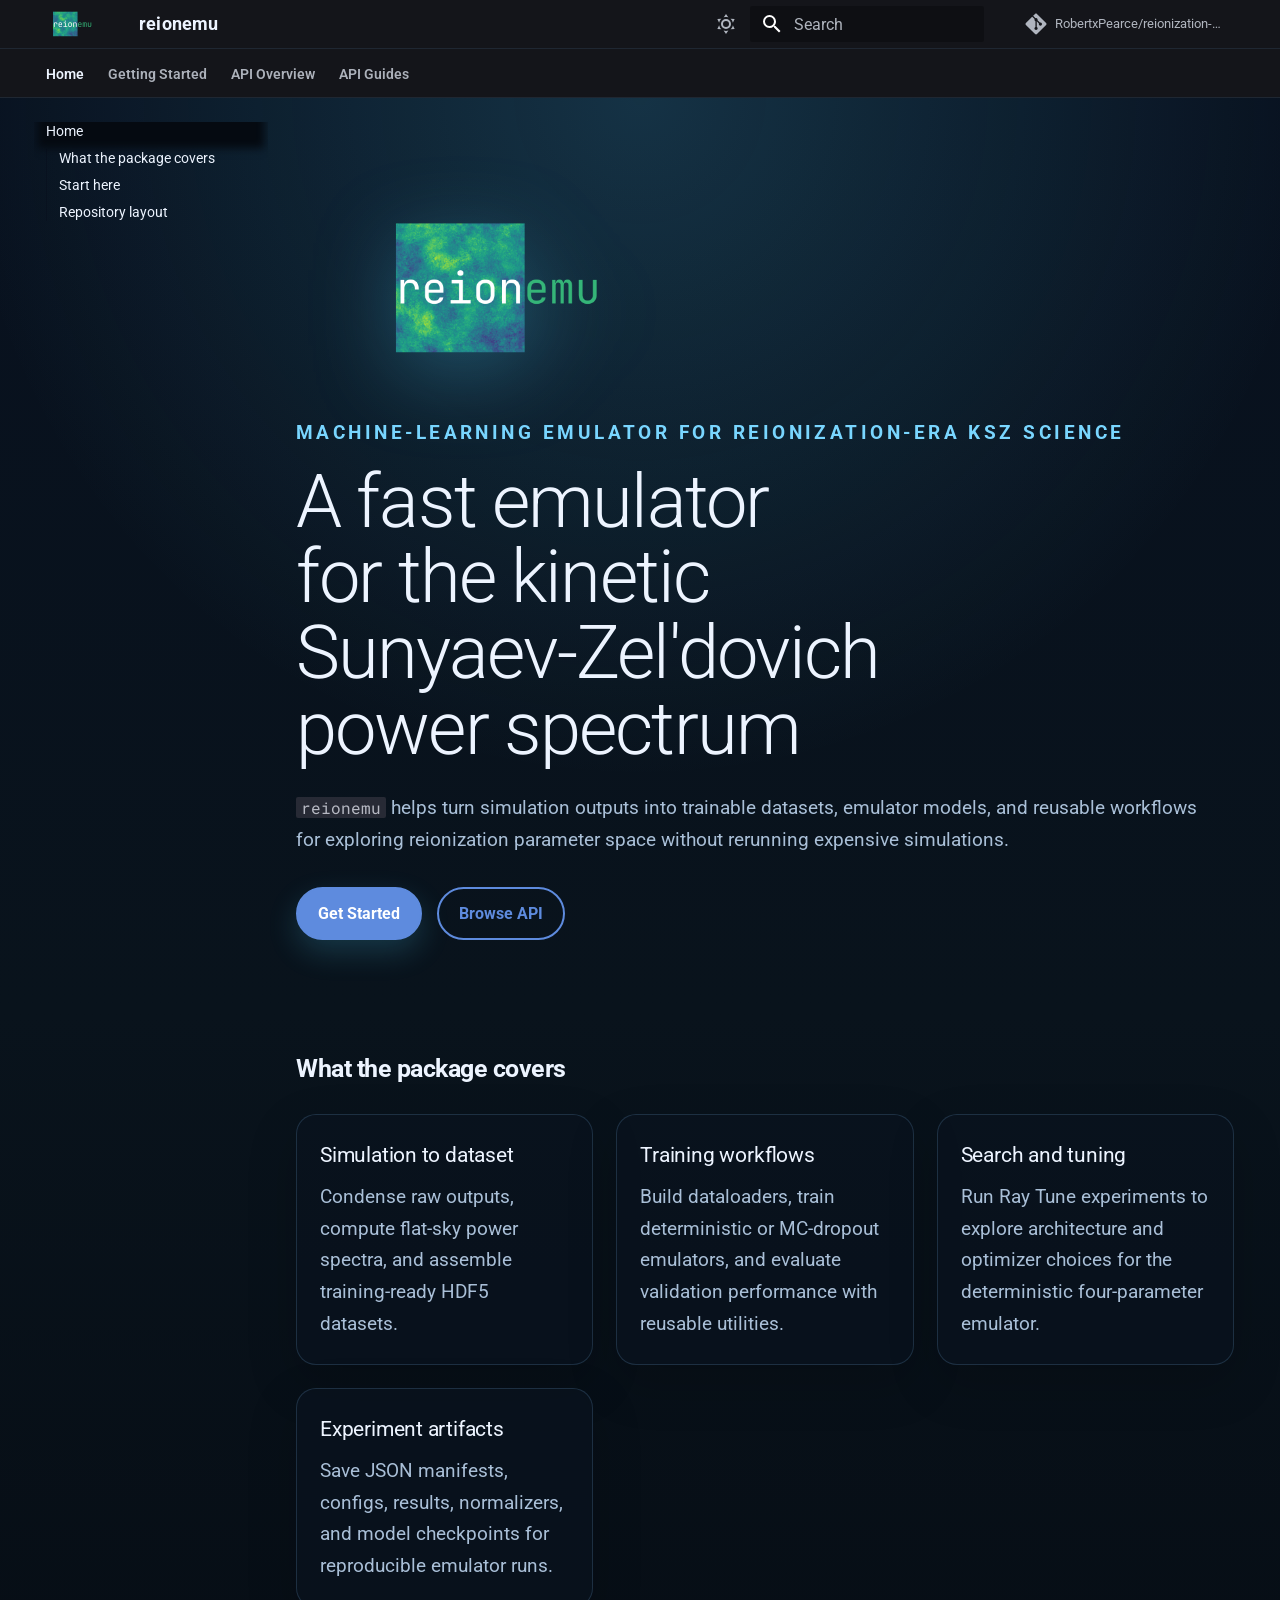
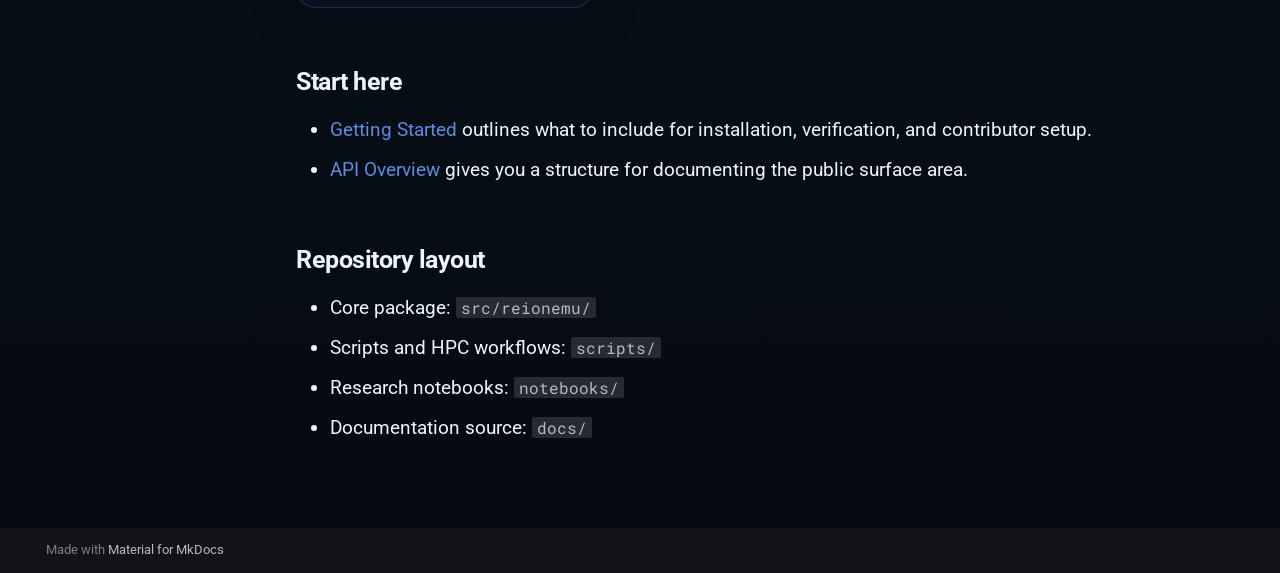
<file: index.html>
<!doctype html>
<html lang="en" class="no-js">
  <head>
    
      <meta charset="utf-8">
      <meta name="viewport" content="width=device-width,initial-scale=1">
      
        <meta name="description" content="Documentation for the reionemu package.">
      
      
      
        <link rel="canonical" href="https://robertxpearce.github.io/reionization-emulator/">
      
      
      
        <link rel="next" href="getting-started/">
      
      
        
      
      
      <link rel="icon" href="assets/reionemu-logo.png">
      <meta name="generator" content="mkdocs-1.6.1, mkdocs-material-9.7.6">
    
    
      
        <title>reionemu</title>
      
    
    
      <link rel="stylesheet" href="assets/stylesheets/main.484c7ddc.min.css">
      
        
        <link rel="stylesheet" href="assets/stylesheets/palette.ab4e12ef.min.css">
      
      


    
    
      
    
    
      
        
        
        <link rel="preconnect" href="https://fonts.gstatic.com" crossorigin>
        <link rel="stylesheet" href="https://fonts.googleapis.com/css?family=Roboto:300,300i,400,400i,700,700i%7CRoboto+Mono:400,400i,700,700i&display=fallback">
        <style>:root{--md-text-font:"Roboto";--md-code-font:"Roboto Mono"}</style>
      
    
    
      <link rel="stylesheet" href="stylesheets/extra.css">
    
    <script>__md_scope=new URL(".",location),__md_hash=e=>[...e].reduce(((e,_)=>(e<<5)-e+_.charCodeAt(0)),0),__md_get=(e,_=localStorage,t=__md_scope)=>JSON.parse(_.getItem(t.pathname+"."+e)),__md_set=(e,_,t=localStorage,a=__md_scope)=>{try{t.setItem(a.pathname+"."+e,JSON.stringify(_))}catch(e){}}</script>
    
      

    
    
  </head>
  
  
    
    
      
    
    
    
    
    <body dir="ltr" data-md-color-scheme="slate" data-md-color-primary="black" data-md-color-accent="cyan">
  
    
    <input class="md-toggle" data-md-toggle="drawer" type="checkbox" id="__drawer" autocomplete="off">
    <input class="md-toggle" data-md-toggle="search" type="checkbox" id="__search" autocomplete="off">
    <label class="md-overlay" for="__drawer"></label>
    <div data-md-component="skip">
      
        
        <a href="#what-the-package-covers" class="md-skip">
          Skip to content
        </a>
      
    </div>
    <div data-md-component="announce">
      
    </div>
    
    
      

<header class="md-header" data-md-component="header">
  <nav class="md-header__inner md-grid" aria-label="Header">
    <a href="." title="reionemu" class="md-header__button md-logo" aria-label="reionemu" data-md-component="logo">
      
  <img src="assets/reionemu-logo.png" alt="logo">

    </a>
    <label class="md-header__button md-icon" for="__drawer">
      
      <svg xmlns="http://www.w3.org/2000/svg" viewBox="0 0 24 24"><path d="M3 6h18v2H3zm0 5h18v2H3zm0 5h18v2H3z"/></svg>
    </label>
    <div class="md-header__title" data-md-component="header-title">
      <div class="md-header__ellipsis">
        <div class="md-header__topic">
          <span class="md-ellipsis">
            reionemu
          </span>
        </div>
        <div class="md-header__topic" data-md-component="header-topic">
          <span class="md-ellipsis">
            
              Home
            
          </span>
        </div>
      </div>
    </div>
    
      
        <form class="md-header__option" data-md-component="palette">
  
    
    
    
    <input class="md-option" data-md-color-media="" data-md-color-scheme="slate" data-md-color-primary="black" data-md-color-accent="cyan"  aria-label="Switch to light mode"  type="radio" name="__palette" id="__palette_0">
    
      <label class="md-header__button md-icon" title="Switch to light mode" for="__palette_1" hidden>
        <svg xmlns="http://www.w3.org/2000/svg" viewBox="0 0 24 24"><path d="M12 7a5 5 0 0 1 5 5 5 5 0 0 1-5 5 5 5 0 0 1-5-5 5 5 0 0 1 5-5m0 2a3 3 0 0 0-3 3 3 3 0 0 0 3 3 3 3 0 0 0 3-3 3 3 0 0 0-3-3m0-7 2.39 3.42C13.65 5.15 12.84 5 12 5s-1.65.15-2.39.42zM3.34 7l4.16-.35A7.2 7.2 0 0 0 5.94 8.5c-.44.74-.69 1.5-.83 2.29zm.02 10 1.76-3.77a7.131 7.131 0 0 0 2.38 4.14zM20.65 7l-1.77 3.79a7.02 7.02 0 0 0-2.38-4.15zm-.01 10-4.14.36c.59-.51 1.12-1.14 1.54-1.86.42-.73.69-1.5.83-2.29zM12 22l-2.41-3.44c.74.27 1.55.44 2.41.44.82 0 1.63-.17 2.37-.44z"/></svg>
      </label>
    
  
    
    
    
    <input class="md-option" data-md-color-media="" data-md-color-scheme="default" data-md-color-primary="blue-grey" data-md-color-accent="cyan"  aria-label="Switch to dark mode"  type="radio" name="__palette" id="__palette_1">
    
      <label class="md-header__button md-icon" title="Switch to dark mode" for="__palette_0" hidden>
        <svg xmlns="http://www.w3.org/2000/svg" viewBox="0 0 24 24"><path d="m17.75 4.09-2.53 1.94.91 3.06-2.63-1.81-2.63 1.81.91-3.06-2.53-1.94L12.44 4l1.06-3 1.06 3zm3.5 6.91-1.64 1.25.59 1.98-1.7-1.17-1.7 1.17.59-1.98L15.75 11l2.06-.05L18.5 9l.69 1.95zm-2.28 4.95c.83-.08 1.72 1.1 1.19 1.85-.32.45-.66.87-1.08 1.27C15.17 23 8.84 23 4.94 19.07c-3.91-3.9-3.91-10.24 0-14.14.4-.4.82-.76 1.27-1.08.75-.53 1.93.36 1.85 1.19-.27 2.86.69 5.83 2.89 8.02a9.96 9.96 0 0 0 8.02 2.89m-1.64 2.02a12.08 12.08 0 0 1-7.8-3.47c-2.17-2.19-3.33-5-3.49-7.82-2.81 3.14-2.7 7.96.31 10.98 3.02 3.01 7.84 3.12 10.98.31"/></svg>
      </label>
    
  
</form>
      
    
    
      <script>var palette=__md_get("__palette");if(palette&&palette.color){if("(prefers-color-scheme)"===palette.color.media){var media=matchMedia("(prefers-color-scheme: light)"),input=document.querySelector(media.matches?"[data-md-color-media='(prefers-color-scheme: light)']":"[data-md-color-media='(prefers-color-scheme: dark)']");palette.color.media=input.getAttribute("data-md-color-media"),palette.color.scheme=input.getAttribute("data-md-color-scheme"),palette.color.primary=input.getAttribute("data-md-color-primary"),palette.color.accent=input.getAttribute("data-md-color-accent")}for(var[key,value]of Object.entries(palette.color))document.body.setAttribute("data-md-color-"+key,value)}</script>
    
    
    
      
      
        <label class="md-header__button md-icon" for="__search">
          
          <svg xmlns="http://www.w3.org/2000/svg" viewBox="0 0 24 24"><path d="M9.5 3A6.5 6.5 0 0 1 16 9.5c0 1.61-.59 3.09-1.56 4.23l.27.27h.79l5 5-1.5 1.5-5-5v-.79l-.27-.27A6.52 6.52 0 0 1 9.5 16 6.5 6.5 0 0 1 3 9.5 6.5 6.5 0 0 1 9.5 3m0 2C7 5 5 7 5 9.5S7 14 9.5 14 14 12 14 9.5 12 5 9.5 5"/></svg>
        </label>
        <div class="md-search" data-md-component="search" role="dialog">
  <label class="md-search__overlay" for="__search"></label>
  <div class="md-search__inner" role="search">
    <form class="md-search__form" name="search">
      <input type="text" class="md-search__input" name="query" aria-label="Search" placeholder="Search" autocapitalize="off" autocorrect="off" autocomplete="off" spellcheck="false" data-md-component="search-query" required>
      <label class="md-search__icon md-icon" for="__search">
        
        <svg xmlns="http://www.w3.org/2000/svg" viewBox="0 0 24 24"><path d="M9.5 3A6.5 6.5 0 0 1 16 9.5c0 1.61-.59 3.09-1.56 4.23l.27.27h.79l5 5-1.5 1.5-5-5v-.79l-.27-.27A6.52 6.52 0 0 1 9.5 16 6.5 6.5 0 0 1 3 9.5 6.5 6.5 0 0 1 9.5 3m0 2C7 5 5 7 5 9.5S7 14 9.5 14 14 12 14 9.5 12 5 9.5 5"/></svg>
        
        <svg xmlns="http://www.w3.org/2000/svg" viewBox="0 0 24 24"><path d="M20 11v2H8l5.5 5.5-1.42 1.42L4.16 12l7.92-7.92L13.5 5.5 8 11z"/></svg>
      </label>
      <nav class="md-search__options" aria-label="Search">
        
        <button type="reset" class="md-search__icon md-icon" title="Clear" aria-label="Clear" tabindex="-1">
          
          <svg xmlns="http://www.w3.org/2000/svg" viewBox="0 0 24 24"><path d="M19 6.41 17.59 5 12 10.59 6.41 5 5 6.41 10.59 12 5 17.59 6.41 19 12 13.41 17.59 19 19 17.59 13.41 12z"/></svg>
        </button>
      </nav>
      
    </form>
    <div class="md-search__output">
      <div class="md-search__scrollwrap" tabindex="0" data-md-scrollfix>
        <div class="md-search-result" data-md-component="search-result">
          <div class="md-search-result__meta">
            Initializing search
          </div>
          <ol class="md-search-result__list" role="presentation"></ol>
        </div>
      </div>
    </div>
  </div>
</div>
      
    
    
      <div class="md-header__source">
        <a href="https://github.com/RobertxPearce/reionization-emulator" title="Go to repository" class="md-source" data-md-component="source">
  <div class="md-source__icon md-icon">
    
    <svg xmlns="http://www.w3.org/2000/svg" viewBox="0 0 448 512"><!--! Font Awesome Free 7.1.0 by @fontawesome - https://fontawesome.com License - https://fontawesome.com/license/free (Icons: CC BY 4.0, Fonts: SIL OFL 1.1, Code: MIT License) Copyright 2025 Fonticons, Inc.--><path d="M439.6 236.1 244 40.5c-5.4-5.5-12.8-8.5-20.4-8.5s-15 3-20.4 8.4L162.5 81l51.5 51.5c27.1-9.1 52.7 16.8 43.4 43.7l49.7 49.7c34.2-11.8 61.2 31 35.5 56.7-26.5 26.5-70.2-2.9-56-37.3L240.3 199v121.9c25.3 12.5 22.3 41.8 9.1 55-6.4 6.4-15.2 10.1-24.3 10.1s-17.8-3.6-24.3-10.1c-17.6-17.6-11.1-46.9 11.2-56v-123c-20.8-8.5-24.6-30.7-18.6-45L142.6 101 8.5 235.1C3 240.6 0 247.9 0 255.5s3 15 8.5 20.4l195.6 195.7c5.4 5.4 12.7 8.4 20.4 8.4s15-3 20.4-8.4l194.7-194.7c5.4-5.4 8.4-12.8 8.4-20.4s-3-15-8.4-20.4"/></svg>
  </div>
  <div class="md-source__repository">
    RobertxPearce/reionization-emulator
  </div>
</a>
      </div>
    
  </nav>
  
</header>
    
    <div class="md-container" data-md-component="container">
      
      
        
          
            
<nav class="md-tabs" aria-label="Tabs" data-md-component="tabs">
  <div class="md-grid">
    <ul class="md-tabs__list">
      
        
  
  
  
    
  
  
    <li class="md-tabs__item md-tabs__item--active">
      <a href="." class="md-tabs__link">
        
  
  
    
  
  Home

      </a>
    </li>
  

      
        
  
  
  
  
    <li class="md-tabs__item">
      <a href="getting-started/" class="md-tabs__link">
        
  
  
    
  
  Getting Started

      </a>
    </li>
  

      
        
  
  
  
  
    <li class="md-tabs__item">
      <a href="api-overview/" class="md-tabs__link">
        
  
  
    
  
  API Overview

      </a>
    </li>
  

      
        
  
  
  
  
    
    
      <li class="md-tabs__item">
        <a href="api/simulation-io/" class="md-tabs__link">
          
  
  
  API Guides

        </a>
      </li>
    
  

      
    </ul>
  </div>
</nav>
          
        
      
      <main class="md-main" data-md-component="main">
        <div class="md-main__inner md-grid">
          
            
              
                
              
              <div class="md-sidebar md-sidebar--primary" data-md-component="sidebar" data-md-type="navigation" >
                <div class="md-sidebar__scrollwrap">
                  <div class="md-sidebar__inner">
                    


  


  

<nav class="md-nav md-nav--primary md-nav--lifted md-nav--integrated" aria-label="Navigation" data-md-level="0">
  <label class="md-nav__title" for="__drawer">
    <a href="." title="reionemu" class="md-nav__button md-logo" aria-label="reionemu" data-md-component="logo">
      
  <img src="assets/reionemu-logo.png" alt="logo">

    </a>
    reionemu
  </label>
  
    <div class="md-nav__source">
      <a href="https://github.com/RobertxPearce/reionization-emulator" title="Go to repository" class="md-source" data-md-component="source">
  <div class="md-source__icon md-icon">
    
    <svg xmlns="http://www.w3.org/2000/svg" viewBox="0 0 448 512"><!--! Font Awesome Free 7.1.0 by @fontawesome - https://fontawesome.com License - https://fontawesome.com/license/free (Icons: CC BY 4.0, Fonts: SIL OFL 1.1, Code: MIT License) Copyright 2025 Fonticons, Inc.--><path d="M439.6 236.1 244 40.5c-5.4-5.5-12.8-8.5-20.4-8.5s-15 3-20.4 8.4L162.5 81l51.5 51.5c27.1-9.1 52.7 16.8 43.4 43.7l49.7 49.7c34.2-11.8 61.2 31 35.5 56.7-26.5 26.5-70.2-2.9-56-37.3L240.3 199v121.9c25.3 12.5 22.3 41.8 9.1 55-6.4 6.4-15.2 10.1-24.3 10.1s-17.8-3.6-24.3-10.1c-17.6-17.6-11.1-46.9 11.2-56v-123c-20.8-8.5-24.6-30.7-18.6-45L142.6 101 8.5 235.1C3 240.6 0 247.9 0 255.5s3 15 8.5 20.4l195.6 195.7c5.4 5.4 12.7 8.4 20.4 8.4s15-3 20.4-8.4l194.7-194.7c5.4-5.4 8.4-12.8 8.4-20.4s-3-15-8.4-20.4"/></svg>
  </div>
  <div class="md-source__repository">
    RobertxPearce/reionization-emulator
  </div>
</a>
    </div>
  
  <ul class="md-nav__list" data-md-scrollfix>
    
      
      
  
  
    
  
  
  
    <li class="md-nav__item md-nav__item--active">
      
      <input class="md-nav__toggle md-toggle" type="checkbox" id="__toc">
      
      
      
        <label class="md-nav__link md-nav__link--active" for="__toc">
          
  
  
  <span class="md-ellipsis">
    
  
    Home
  

    
  </span>
  
  

          <span class="md-nav__icon md-icon"></span>
        </label>
      
      <a href="." class="md-nav__link md-nav__link--active">
        
  
  
  <span class="md-ellipsis">
    
  
    Home
  

    
  </span>
  
  

      </a>
      
        

<nav class="md-nav md-nav--secondary" aria-label="Table of contents">
  
  
  
  
    <label class="md-nav__title" for="__toc">
      <span class="md-nav__icon md-icon"></span>
      Table of contents
    </label>
    <ul class="md-nav__list" data-md-component="toc" data-md-scrollfix>
      
        <li class="md-nav__item">
  <a href="#what-the-package-covers" class="md-nav__link">
    <span class="md-ellipsis">
      
        What the package covers
      
    </span>
  </a>
  
</li>
      
        <li class="md-nav__item">
  <a href="#start-here" class="md-nav__link">
    <span class="md-ellipsis">
      
        Start here
      
    </span>
  </a>
  
</li>
      
        <li class="md-nav__item">
  <a href="#repository-layout" class="md-nav__link">
    <span class="md-ellipsis">
      
        Repository layout
      
    </span>
  </a>
  
</li>
      
    </ul>
  
</nav>
      
    </li>
  

    
      
      
  
  
  
  
    <li class="md-nav__item">
      <a href="getting-started/" class="md-nav__link">
        
  
  
  <span class="md-ellipsis">
    
  
    Getting Started
  

    
  </span>
  
  

      </a>
    </li>
  

    
      
      
  
  
  
  
    <li class="md-nav__item">
      <a href="api-overview/" class="md-nav__link">
        
  
  
  <span class="md-ellipsis">
    
  
    API Overview
  

    
  </span>
  
  

      </a>
    </li>
  

    
      
      
  
  
  
  
    
    
    
    
      
      
        
      
    
    
    <li class="md-nav__item md-nav__item--nested">
      
        
        
        <input class="md-nav__toggle md-toggle " type="checkbox" id="__nav_4" >
        
          
          <label class="md-nav__link" for="__nav_4" id="__nav_4_label" tabindex="0">
            
  
  
  <span class="md-ellipsis">
    
  
    API Guides
  

    
  </span>
  
  

            <span class="md-nav__icon md-icon"></span>
          </label>
        
        <nav class="md-nav" data-md-level="1" aria-labelledby="__nav_4_label" aria-expanded="false">
          <label class="md-nav__title" for="__nav_4">
            <span class="md-nav__icon md-icon"></span>
            
  
    API Guides
  

          </label>
          <ul class="md-nav__list" data-md-scrollfix>
            
              
                
  
  
  
  
    <li class="md-nav__item">
      <a href="api/simulation-io/" class="md-nav__link">
        
  
  
  <span class="md-ellipsis">
    
  
    Simulation I/O
  

    
  </span>
  
  

      </a>
    </li>
  

              
            
              
                
  
  
  
  
    <li class="md-nav__item">
      <a href="api/data-loading/" class="md-nav__link">
        
  
  
  <span class="md-ellipsis">
    
  
    Data Loading
  

    
  </span>
  
  

      </a>
    </li>
  

              
            
              
                
  
  
  
  
    <li class="md-nav__item">
      <a href="api/models/" class="md-nav__link">
        
  
  
  <span class="md-ellipsis">
    
  
    Models
  

    
  </span>
  
  

      </a>
    </li>
  

              
            
              
                
  
  
  
  
    <li class="md-nav__item">
      <a href="api/training/" class="md-nav__link">
        
  
  
  <span class="md-ellipsis">
    
  
    Training
  

    
  </span>
  
  

      </a>
    </li>
  

              
            
              
                
  
  
  
  
    <li class="md-nav__item">
      <a href="api/hyperparameter-tuning/" class="md-nav__link">
        
  
  
  <span class="md-ellipsis">
    
  
    Hyperparameter Tuning
  

    
  </span>
  
  

      </a>
    </li>
  

              
            
              
                
  
  
  
  
    <li class="md-nav__item">
      <a href="api/artifacts/" class="md-nav__link">
        
  
  
  <span class="md-ellipsis">
    
  
    Artifacts
  

    
  </span>
  
  

      </a>
    </li>
  

              
            
          </ul>
        </nav>
      
    </li>
  

    
  </ul>
</nav>
                  </div>
                </div>
              </div>
            
            
          
          
            <div class="md-content" data-md-component="content">
              
              <article class="md-content__inner md-typeset">
                
                  
  



  
  


<div class="hero">
  <img src="assets/reionemu-logo.png" alt="reionemu logo" class="hero-logo">
  <p class="hero-kicker">Machine-learning emulator for reionization-era kSZ science</p>
  <h1>A fast emulator for the kinetic Sunyaev-Zel'dovich power spectrum</h1>
  <p class="hero-copy">
    <code>reionemu</code> helps turn simulation outputs into trainable datasets, emulator models,
    and reusable workflows for exploring reionization parameter space without rerunning expensive simulations.
  </p>
  <div class="hero-actions">
    <a class="md-button md-button--primary" href="getting-started/">Get Started</a>
    <a class="md-button" href="api-overview/">Browse API</a>
  </div>
</div>

<h2 id="what-the-package-covers">What the package covers<a class="headerlink" href="#what-the-package-covers" title="Permanent link">&para;</a></h2>
<div class="feature-grid">
  <div class="feature-card">
    <h3>Simulation to dataset</h3>
    <p>Condense raw outputs, compute flat-sky power spectra, and assemble training-ready HDF5 datasets.</p>
  </div>
  <div class="feature-card">
    <h3>Training workflows</h3>
    <p>Build dataloaders, train deterministic or MC-dropout emulators, and evaluate validation performance with reusable utilities.</p>
  </div>
  <div class="feature-card">
    <h3>Search and tuning</h3>
    <p>Run Ray Tune experiments to explore architecture and optimizer choices for the deterministic four-parameter emulator.</p>
  </div>
  <div class="feature-card">
    <h3>Experiment artifacts</h3>
    <p>Save JSON manifests, configs, results, normalizers, and model checkpoints for reproducible emulator runs.</p>
  </div>
</div>

<h2 id="start-here">Start here<a class="headerlink" href="#start-here" title="Permanent link">&para;</a></h2>
<ul>
<li><a href="getting-started/">Getting Started</a> outlines what to include for installation, verification, and contributor setup.</li>
<li><a href="api-overview/">API Overview</a> gives you a structure for documenting the public surface area.</li>
</ul>
<h2 id="repository-layout">Repository layout<a class="headerlink" href="#repository-layout" title="Permanent link">&para;</a></h2>
<ul>
<li>Core package: <code>src/reionemu/</code></li>
<li>Scripts and HPC workflows: <code>scripts/</code></li>
<li>Research notebooks: <code>notebooks/</code></li>
<li>Documentation source: <code>docs/</code></li>
</ul>







  
  




  



                
              </article>
            </div>
          
          
<script>var target=document.getElementById(location.hash.slice(1));target&&target.name&&(target.checked=target.name.startsWith("__tabbed_"))</script>
        </div>
        
          <button type="button" class="md-top md-icon" data-md-component="top" hidden>
  
  <svg xmlns="http://www.w3.org/2000/svg" viewBox="0 0 24 24"><path d="M13 20h-2V8l-5.5 5.5-1.42-1.42L12 4.16l7.92 7.92-1.42 1.42L13 8z"/></svg>
  Back to top
</button>
        
      </main>
      
        <footer class="md-footer">
  
  <div class="md-footer-meta md-typeset">
    <div class="md-footer-meta__inner md-grid">
      <div class="md-copyright">
  
  
    Made with
    <a href="https://squidfunk.github.io/mkdocs-material/" target="_blank" rel="noopener">
      Material for MkDocs
    </a>
  
</div>
      
    </div>
  </div>
</footer>
      
    </div>
    <div class="md-dialog" data-md-component="dialog">
      <div class="md-dialog__inner md-typeset"></div>
    </div>
    
    
    
      
      
      <script id="__config" type="application/json">{"annotate": null, "base": ".", "features": ["navigation.tabs", "navigation.sections", "navigation.top", "toc.integrate", "content.code.copy"], "search": "assets/javascripts/workers/search.2c215733.min.js", "tags": null, "translations": {"clipboard.copied": "Copied to clipboard", "clipboard.copy": "Copy to clipboard", "search.result.more.one": "1 more on this page", "search.result.more.other": "# more on this page", "search.result.none": "No matching documents", "search.result.one": "1 matching document", "search.result.other": "# matching documents", "search.result.placeholder": "Type to start searching", "search.result.term.missing": "Missing", "select.version": "Select version"}, "version": null}</script>
    
    
      <script src="assets/javascripts/bundle.79ae519e.min.js"></script>
      
    
  </body>
</html>
</file>
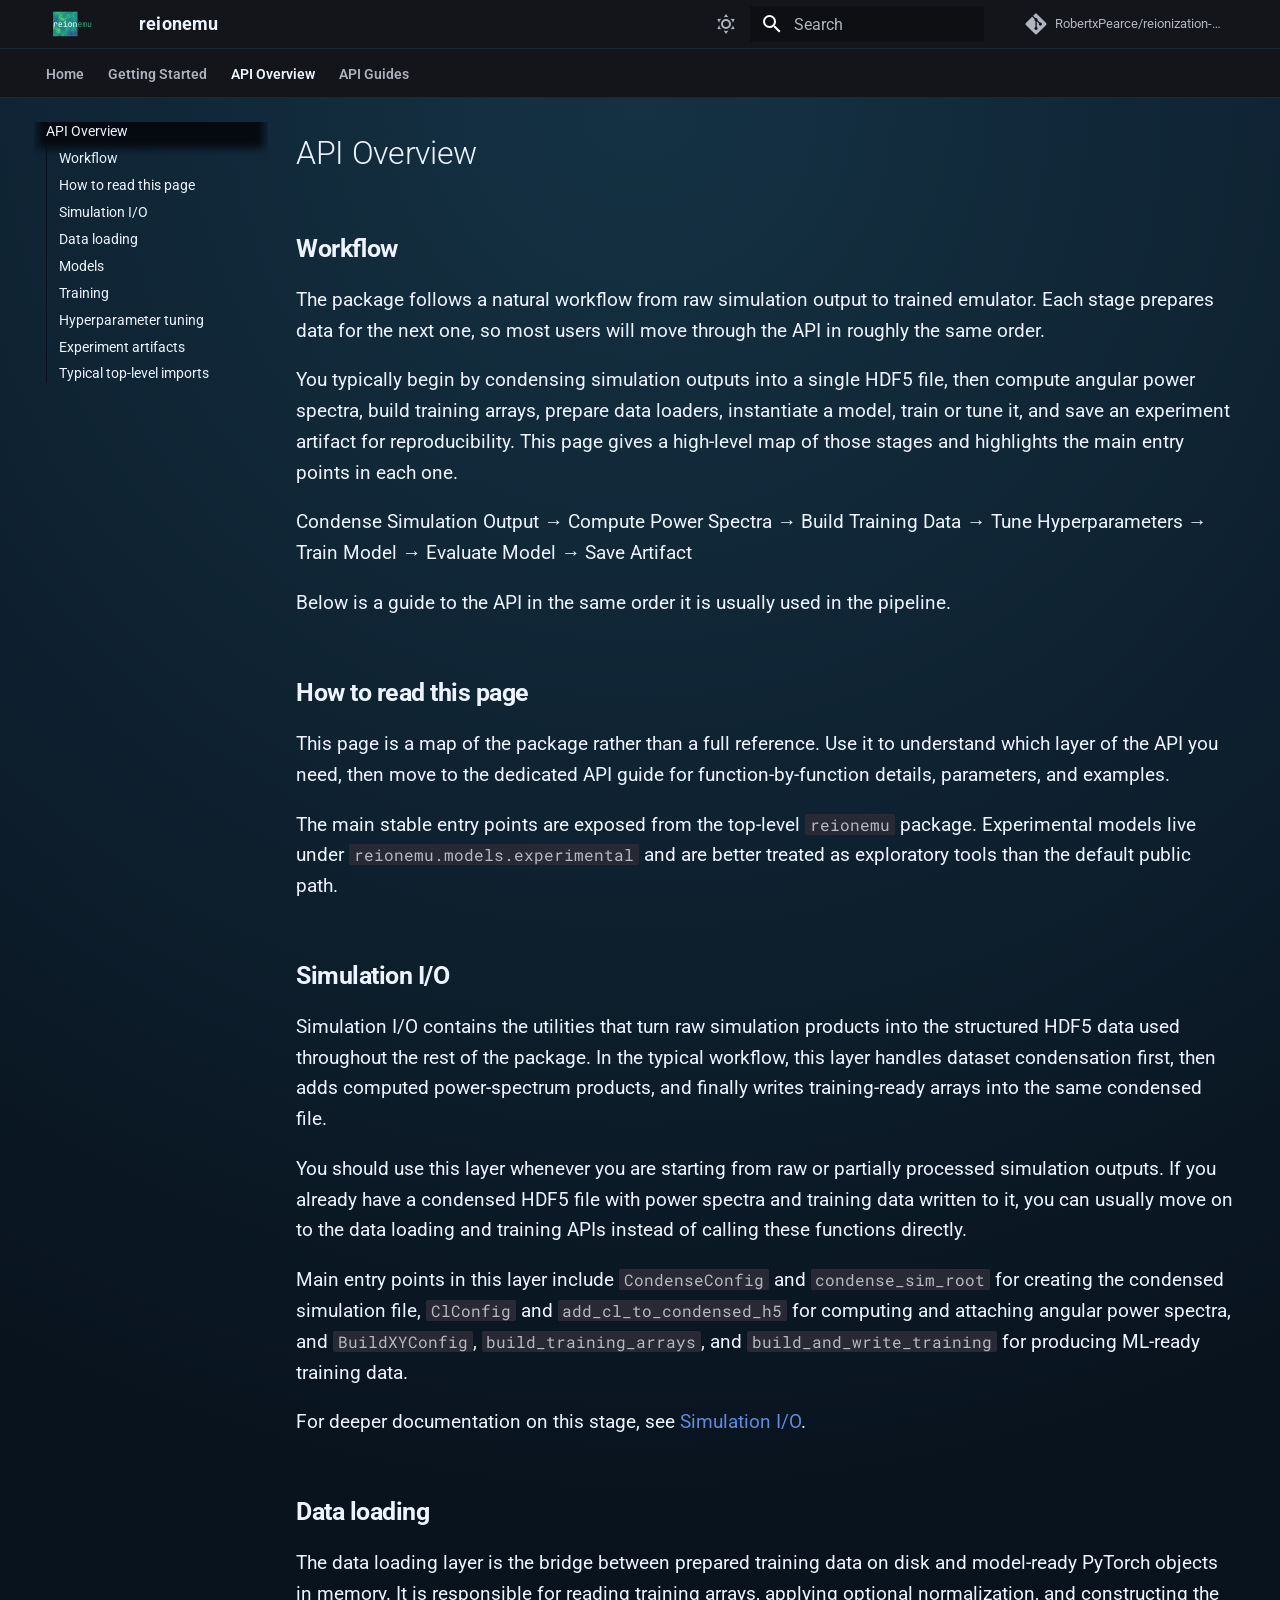
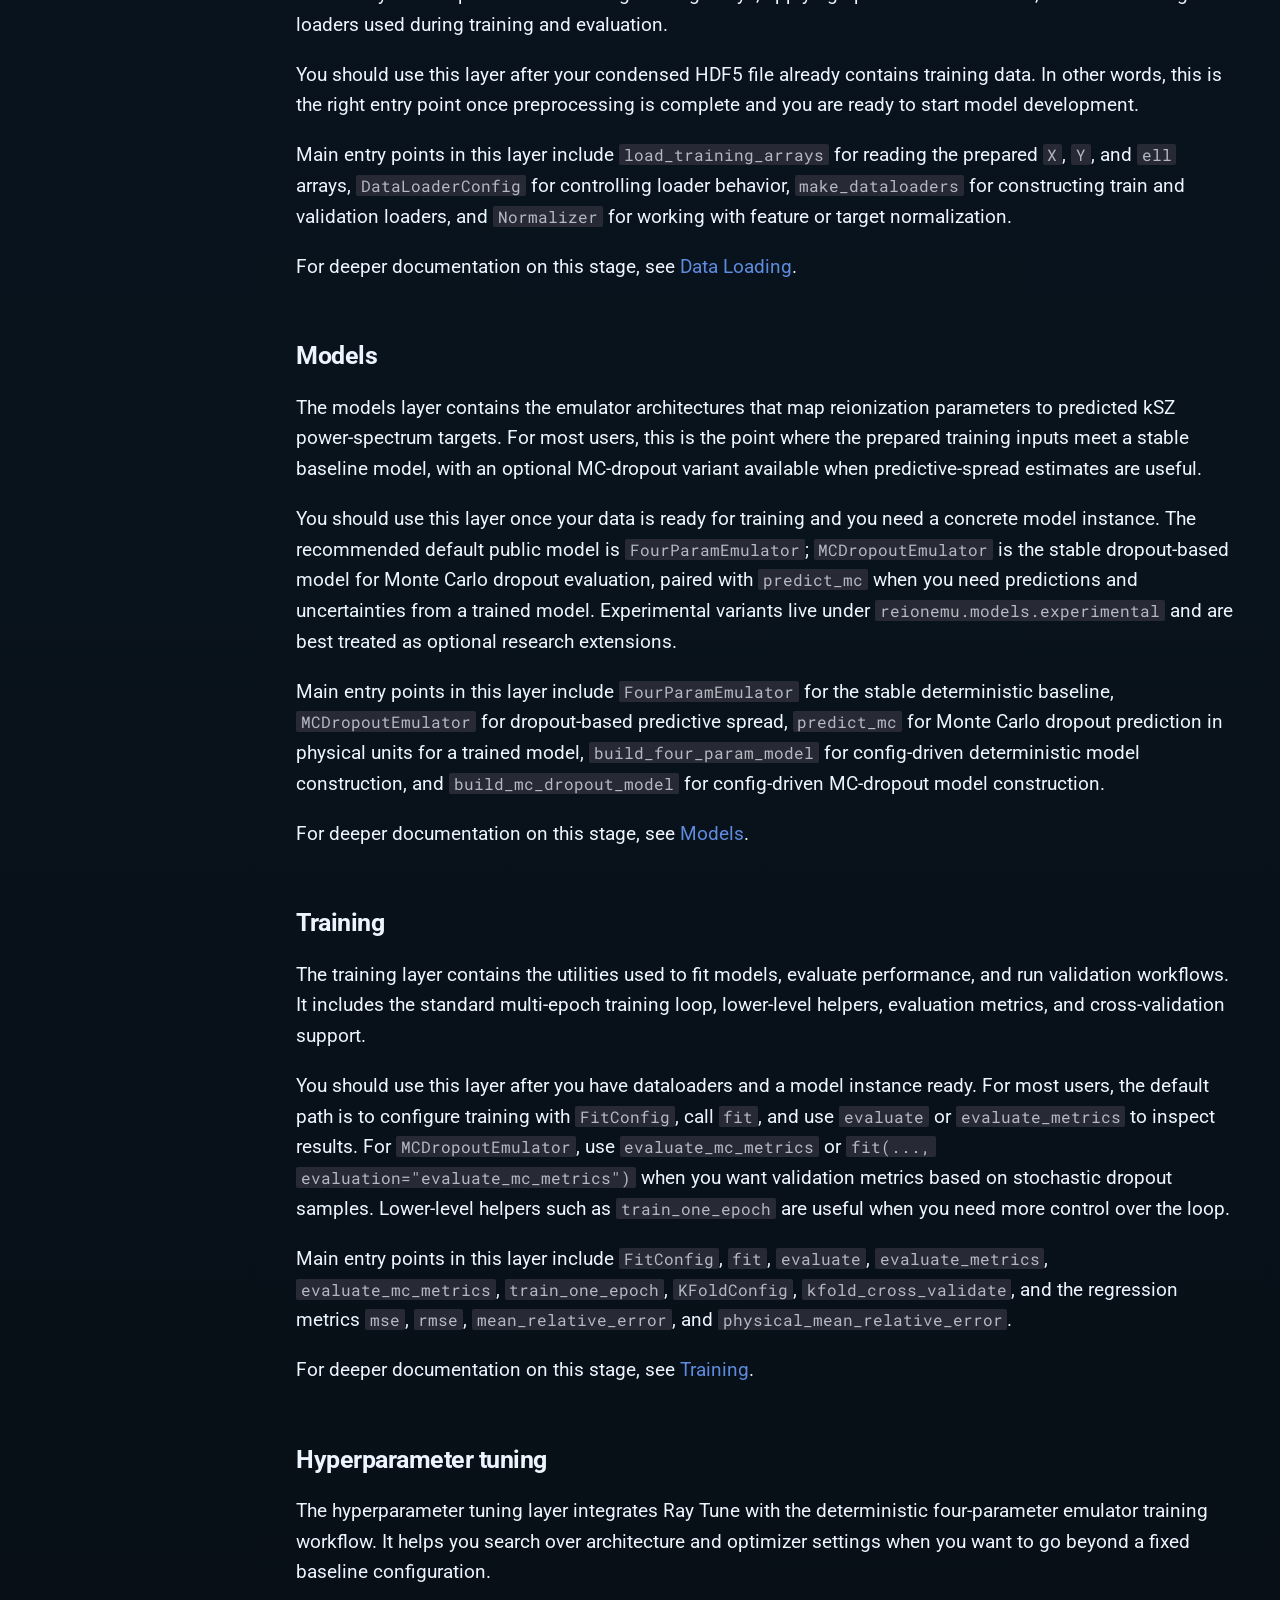
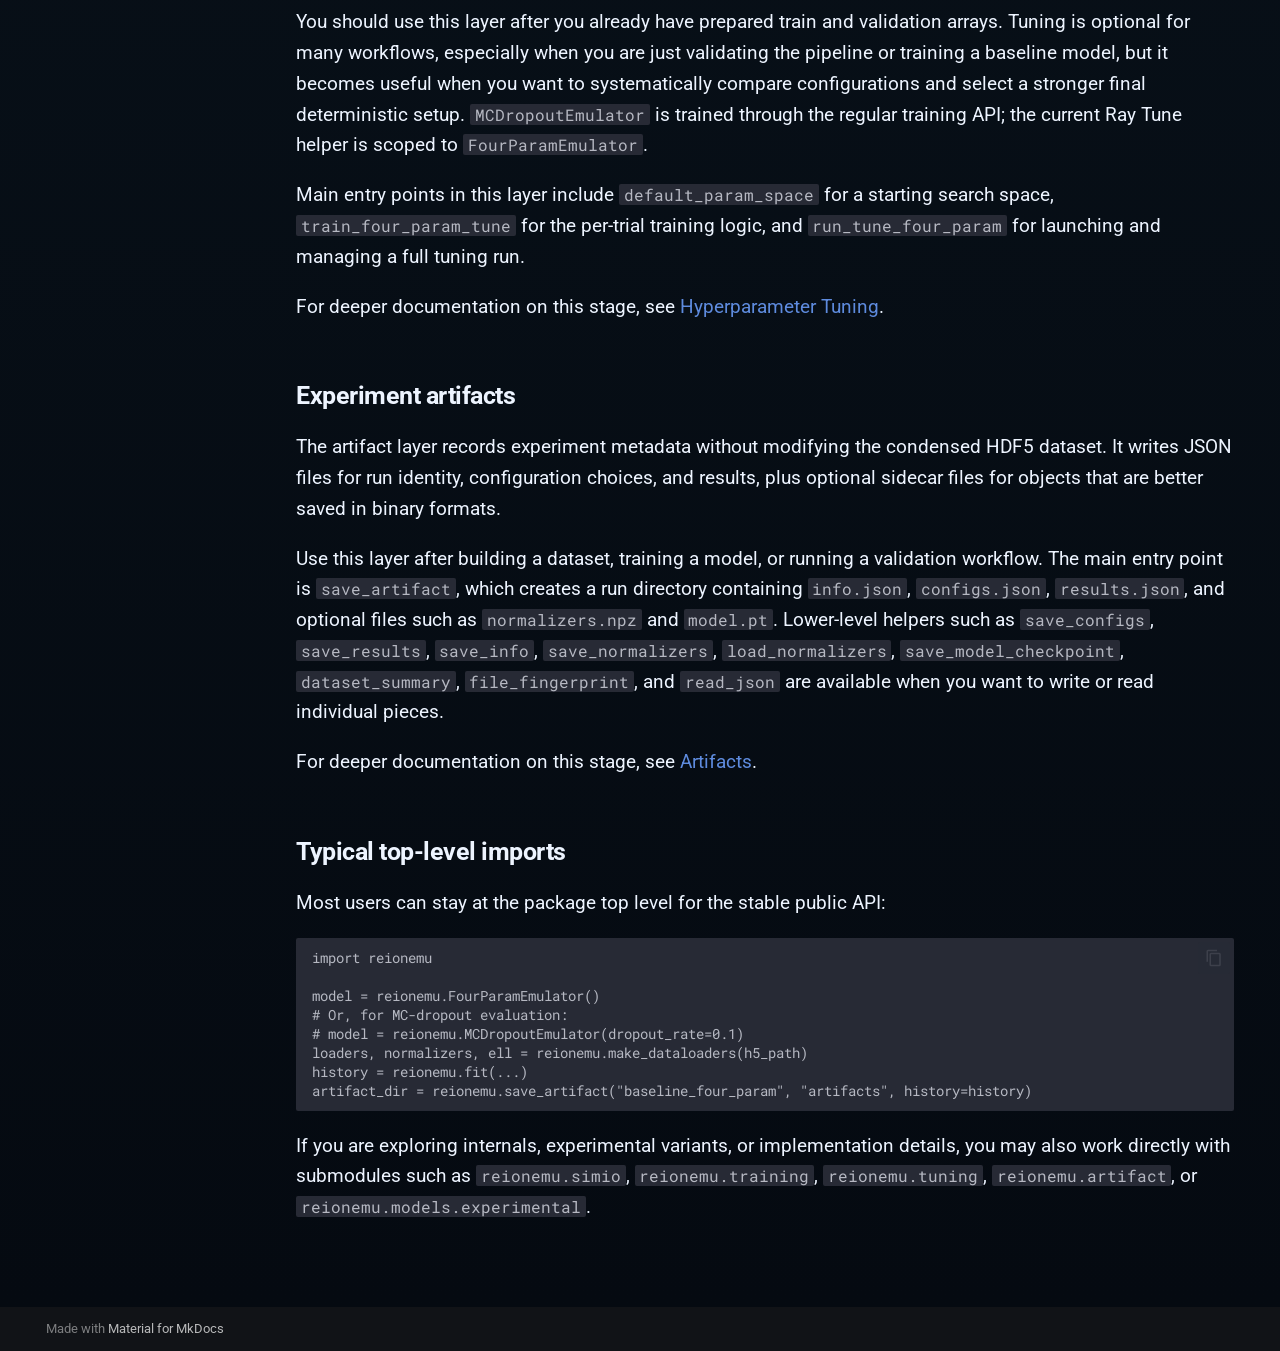
<file: api-overview/index.html>
<!doctype html>
<html lang="en" class="no-js">
  <head>
    
      <meta charset="utf-8">
      <meta name="viewport" content="width=device-width,initial-scale=1">
      
        <meta name="description" content="Documentation for the reionemu package.">
      
      
      
        <link rel="canonical" href="https://robertxpearce.github.io/reionization-emulator/api-overview/">
      
      
        <link rel="prev" href="../getting-started/">
      
      
        <link rel="next" href="../api/simulation-io/">
      
      
        
      
      
      <link rel="icon" href="../assets/reionemu-logo.png">
      <meta name="generator" content="mkdocs-1.6.1, mkdocs-material-9.7.6">
    
    
      
        <title>API Overview - reionemu</title>
      
    
    
      <link rel="stylesheet" href="../assets/stylesheets/main.484c7ddc.min.css">
      
        
        <link rel="stylesheet" href="../assets/stylesheets/palette.ab4e12ef.min.css">
      
      


    
    
      
    
    
      
        
        
        <link rel="preconnect" href="https://fonts.gstatic.com" crossorigin>
        <link rel="stylesheet" href="https://fonts.googleapis.com/css?family=Roboto:300,300i,400,400i,700,700i%7CRoboto+Mono:400,400i,700,700i&display=fallback">
        <style>:root{--md-text-font:"Roboto";--md-code-font:"Roboto Mono"}</style>
      
    
    
      <link rel="stylesheet" href="../stylesheets/extra.css">
    
    <script>__md_scope=new URL("..",location),__md_hash=e=>[...e].reduce(((e,_)=>(e<<5)-e+_.charCodeAt(0)),0),__md_get=(e,_=localStorage,t=__md_scope)=>JSON.parse(_.getItem(t.pathname+"."+e)),__md_set=(e,_,t=localStorage,a=__md_scope)=>{try{t.setItem(a.pathname+"."+e,JSON.stringify(_))}catch(e){}}</script>
    
      

    
    
  </head>
  
  
    
    
      
    
    
    
    
    <body dir="ltr" data-md-color-scheme="slate" data-md-color-primary="black" data-md-color-accent="cyan">
  
    
    <input class="md-toggle" data-md-toggle="drawer" type="checkbox" id="__drawer" autocomplete="off">
    <input class="md-toggle" data-md-toggle="search" type="checkbox" id="__search" autocomplete="off">
    <label class="md-overlay" for="__drawer"></label>
    <div data-md-component="skip">
      
        
        <a href="#api-overview" class="md-skip">
          Skip to content
        </a>
      
    </div>
    <div data-md-component="announce">
      
    </div>
    
    
      

<header class="md-header" data-md-component="header">
  <nav class="md-header__inner md-grid" aria-label="Header">
    <a href=".." title="reionemu" class="md-header__button md-logo" aria-label="reionemu" data-md-component="logo">
      
  <img src="../assets/reionemu-logo.png" alt="logo">

    </a>
    <label class="md-header__button md-icon" for="__drawer">
      
      <svg xmlns="http://www.w3.org/2000/svg" viewBox="0 0 24 24"><path d="M3 6h18v2H3zm0 5h18v2H3zm0 5h18v2H3z"/></svg>
    </label>
    <div class="md-header__title" data-md-component="header-title">
      <div class="md-header__ellipsis">
        <div class="md-header__topic">
          <span class="md-ellipsis">
            reionemu
          </span>
        </div>
        <div class="md-header__topic" data-md-component="header-topic">
          <span class="md-ellipsis">
            
              API Overview
            
          </span>
        </div>
      </div>
    </div>
    
      
        <form class="md-header__option" data-md-component="palette">
  
    
    
    
    <input class="md-option" data-md-color-media="" data-md-color-scheme="slate" data-md-color-primary="black" data-md-color-accent="cyan"  aria-label="Switch to light mode"  type="radio" name="__palette" id="__palette_0">
    
      <label class="md-header__button md-icon" title="Switch to light mode" for="__palette_1" hidden>
        <svg xmlns="http://www.w3.org/2000/svg" viewBox="0 0 24 24"><path d="M12 7a5 5 0 0 1 5 5 5 5 0 0 1-5 5 5 5 0 0 1-5-5 5 5 0 0 1 5-5m0 2a3 3 0 0 0-3 3 3 3 0 0 0 3 3 3 3 0 0 0 3-3 3 3 0 0 0-3-3m0-7 2.39 3.42C13.65 5.15 12.84 5 12 5s-1.65.15-2.39.42zM3.34 7l4.16-.35A7.2 7.2 0 0 0 5.94 8.5c-.44.74-.69 1.5-.83 2.29zm.02 10 1.76-3.77a7.131 7.131 0 0 0 2.38 4.14zM20.65 7l-1.77 3.79a7.02 7.02 0 0 0-2.38-4.15zm-.01 10-4.14.36c.59-.51 1.12-1.14 1.54-1.86.42-.73.69-1.5.83-2.29zM12 22l-2.41-3.44c.74.27 1.55.44 2.41.44.82 0 1.63-.17 2.37-.44z"/></svg>
      </label>
    
  
    
    
    
    <input class="md-option" data-md-color-media="" data-md-color-scheme="default" data-md-color-primary="blue-grey" data-md-color-accent="cyan"  aria-label="Switch to dark mode"  type="radio" name="__palette" id="__palette_1">
    
      <label class="md-header__button md-icon" title="Switch to dark mode" for="__palette_0" hidden>
        <svg xmlns="http://www.w3.org/2000/svg" viewBox="0 0 24 24"><path d="m17.75 4.09-2.53 1.94.91 3.06-2.63-1.81-2.63 1.81.91-3.06-2.53-1.94L12.44 4l1.06-3 1.06 3zm3.5 6.91-1.64 1.25.59 1.98-1.7-1.17-1.7 1.17.59-1.98L15.75 11l2.06-.05L18.5 9l.69 1.95zm-2.28 4.95c.83-.08 1.72 1.1 1.19 1.85-.32.45-.66.87-1.08 1.27C15.17 23 8.84 23 4.94 19.07c-3.91-3.9-3.91-10.24 0-14.14.4-.4.82-.76 1.27-1.08.75-.53 1.93.36 1.85 1.19-.27 2.86.69 5.83 2.89 8.02a9.96 9.96 0 0 0 8.02 2.89m-1.64 2.02a12.08 12.08 0 0 1-7.8-3.47c-2.17-2.19-3.33-5-3.49-7.82-2.81 3.14-2.7 7.96.31 10.98 3.02 3.01 7.84 3.12 10.98.31"/></svg>
      </label>
    
  
</form>
      
    
    
      <script>var palette=__md_get("__palette");if(palette&&palette.color){if("(prefers-color-scheme)"===palette.color.media){var media=matchMedia("(prefers-color-scheme: light)"),input=document.querySelector(media.matches?"[data-md-color-media='(prefers-color-scheme: light)']":"[data-md-color-media='(prefers-color-scheme: dark)']");palette.color.media=input.getAttribute("data-md-color-media"),palette.color.scheme=input.getAttribute("data-md-color-scheme"),palette.color.primary=input.getAttribute("data-md-color-primary"),palette.color.accent=input.getAttribute("data-md-color-accent")}for(var[key,value]of Object.entries(palette.color))document.body.setAttribute("data-md-color-"+key,value)}</script>
    
    
    
      
      
        <label class="md-header__button md-icon" for="__search">
          
          <svg xmlns="http://www.w3.org/2000/svg" viewBox="0 0 24 24"><path d="M9.5 3A6.5 6.5 0 0 1 16 9.5c0 1.61-.59 3.09-1.56 4.23l.27.27h.79l5 5-1.5 1.5-5-5v-.79l-.27-.27A6.52 6.52 0 0 1 9.5 16 6.5 6.5 0 0 1 3 9.5 6.5 6.5 0 0 1 9.5 3m0 2C7 5 5 7 5 9.5S7 14 9.5 14 14 12 14 9.5 12 5 9.5 5"/></svg>
        </label>
        <div class="md-search" data-md-component="search" role="dialog">
  <label class="md-search__overlay" for="__search"></label>
  <div class="md-search__inner" role="search">
    <form class="md-search__form" name="search">
      <input type="text" class="md-search__input" name="query" aria-label="Search" placeholder="Search" autocapitalize="off" autocorrect="off" autocomplete="off" spellcheck="false" data-md-component="search-query" required>
      <label class="md-search__icon md-icon" for="__search">
        
        <svg xmlns="http://www.w3.org/2000/svg" viewBox="0 0 24 24"><path d="M9.5 3A6.5 6.5 0 0 1 16 9.5c0 1.61-.59 3.09-1.56 4.23l.27.27h.79l5 5-1.5 1.5-5-5v-.79l-.27-.27A6.52 6.52 0 0 1 9.5 16 6.5 6.5 0 0 1 3 9.5 6.5 6.5 0 0 1 9.5 3m0 2C7 5 5 7 5 9.5S7 14 9.5 14 14 12 14 9.5 12 5 9.5 5"/></svg>
        
        <svg xmlns="http://www.w3.org/2000/svg" viewBox="0 0 24 24"><path d="M20 11v2H8l5.5 5.5-1.42 1.42L4.16 12l7.92-7.92L13.5 5.5 8 11z"/></svg>
      </label>
      <nav class="md-search__options" aria-label="Search">
        
        <button type="reset" class="md-search__icon md-icon" title="Clear" aria-label="Clear" tabindex="-1">
          
          <svg xmlns="http://www.w3.org/2000/svg" viewBox="0 0 24 24"><path d="M19 6.41 17.59 5 12 10.59 6.41 5 5 6.41 10.59 12 5 17.59 6.41 19 12 13.41 17.59 19 19 17.59 13.41 12z"/></svg>
        </button>
      </nav>
      
    </form>
    <div class="md-search__output">
      <div class="md-search__scrollwrap" tabindex="0" data-md-scrollfix>
        <div class="md-search-result" data-md-component="search-result">
          <div class="md-search-result__meta">
            Initializing search
          </div>
          <ol class="md-search-result__list" role="presentation"></ol>
        </div>
      </div>
    </div>
  </div>
</div>
      
    
    
      <div class="md-header__source">
        <a href="https://github.com/RobertxPearce/reionization-emulator" title="Go to repository" class="md-source" data-md-component="source">
  <div class="md-source__icon md-icon">
    
    <svg xmlns="http://www.w3.org/2000/svg" viewBox="0 0 448 512"><!--! Font Awesome Free 7.1.0 by @fontawesome - https://fontawesome.com License - https://fontawesome.com/license/free (Icons: CC BY 4.0, Fonts: SIL OFL 1.1, Code: MIT License) Copyright 2025 Fonticons, Inc.--><path d="M439.6 236.1 244 40.5c-5.4-5.5-12.8-8.5-20.4-8.5s-15 3-20.4 8.4L162.5 81l51.5 51.5c27.1-9.1 52.7 16.8 43.4 43.7l49.7 49.7c34.2-11.8 61.2 31 35.5 56.7-26.5 26.5-70.2-2.9-56-37.3L240.3 199v121.9c25.3 12.5 22.3 41.8 9.1 55-6.4 6.4-15.2 10.1-24.3 10.1s-17.8-3.6-24.3-10.1c-17.6-17.6-11.1-46.9 11.2-56v-123c-20.8-8.5-24.6-30.7-18.6-45L142.6 101 8.5 235.1C3 240.6 0 247.9 0 255.5s3 15 8.5 20.4l195.6 195.7c5.4 5.4 12.7 8.4 20.4 8.4s15-3 20.4-8.4l194.7-194.7c5.4-5.4 8.4-12.8 8.4-20.4s-3-15-8.4-20.4"/></svg>
  </div>
  <div class="md-source__repository">
    RobertxPearce/reionization-emulator
  </div>
</a>
      </div>
    
  </nav>
  
</header>
    
    <div class="md-container" data-md-component="container">
      
      
        
          
            
<nav class="md-tabs" aria-label="Tabs" data-md-component="tabs">
  <div class="md-grid">
    <ul class="md-tabs__list">
      
        
  
  
  
  
    <li class="md-tabs__item">
      <a href=".." class="md-tabs__link">
        
  
  
    
  
  Home

      </a>
    </li>
  

      
        
  
  
  
  
    <li class="md-tabs__item">
      <a href="../getting-started/" class="md-tabs__link">
        
  
  
    
  
  Getting Started

      </a>
    </li>
  

      
        
  
  
  
    
  
  
    <li class="md-tabs__item md-tabs__item--active">
      <a href="./" class="md-tabs__link">
        
  
  
    
  
  API Overview

      </a>
    </li>
  

      
        
  
  
  
  
    
    
      <li class="md-tabs__item">
        <a href="../api/simulation-io/" class="md-tabs__link">
          
  
  
  API Guides

        </a>
      </li>
    
  

      
    </ul>
  </div>
</nav>
          
        
      
      <main class="md-main" data-md-component="main">
        <div class="md-main__inner md-grid">
          
            
              
              <div class="md-sidebar md-sidebar--primary" data-md-component="sidebar" data-md-type="navigation" >
                <div class="md-sidebar__scrollwrap">
                  <div class="md-sidebar__inner">
                    


  


  

<nav class="md-nav md-nav--primary md-nav--lifted md-nav--integrated" aria-label="Navigation" data-md-level="0">
  <label class="md-nav__title" for="__drawer">
    <a href=".." title="reionemu" class="md-nav__button md-logo" aria-label="reionemu" data-md-component="logo">
      
  <img src="../assets/reionemu-logo.png" alt="logo">

    </a>
    reionemu
  </label>
  
    <div class="md-nav__source">
      <a href="https://github.com/RobertxPearce/reionization-emulator" title="Go to repository" class="md-source" data-md-component="source">
  <div class="md-source__icon md-icon">
    
    <svg xmlns="http://www.w3.org/2000/svg" viewBox="0 0 448 512"><!--! Font Awesome Free 7.1.0 by @fontawesome - https://fontawesome.com License - https://fontawesome.com/license/free (Icons: CC BY 4.0, Fonts: SIL OFL 1.1, Code: MIT License) Copyright 2025 Fonticons, Inc.--><path d="M439.6 236.1 244 40.5c-5.4-5.5-12.8-8.5-20.4-8.5s-15 3-20.4 8.4L162.5 81l51.5 51.5c27.1-9.1 52.7 16.8 43.4 43.7l49.7 49.7c34.2-11.8 61.2 31 35.5 56.7-26.5 26.5-70.2-2.9-56-37.3L240.3 199v121.9c25.3 12.5 22.3 41.8 9.1 55-6.4 6.4-15.2 10.1-24.3 10.1s-17.8-3.6-24.3-10.1c-17.6-17.6-11.1-46.9 11.2-56v-123c-20.8-8.5-24.6-30.7-18.6-45L142.6 101 8.5 235.1C3 240.6 0 247.9 0 255.5s3 15 8.5 20.4l195.6 195.7c5.4 5.4 12.7 8.4 20.4 8.4s15-3 20.4-8.4l194.7-194.7c5.4-5.4 8.4-12.8 8.4-20.4s-3-15-8.4-20.4"/></svg>
  </div>
  <div class="md-source__repository">
    RobertxPearce/reionization-emulator
  </div>
</a>
    </div>
  
  <ul class="md-nav__list" data-md-scrollfix>
    
      
      
  
  
  
  
    <li class="md-nav__item">
      <a href=".." class="md-nav__link">
        
  
  
  <span class="md-ellipsis">
    
  
    Home
  

    
  </span>
  
  

      </a>
    </li>
  

    
      
      
  
  
  
  
    <li class="md-nav__item">
      <a href="../getting-started/" class="md-nav__link">
        
  
  
  <span class="md-ellipsis">
    
  
    Getting Started
  

    
  </span>
  
  

      </a>
    </li>
  

    
      
      
  
  
    
  
  
  
    <li class="md-nav__item md-nav__item--active">
      
      <input class="md-nav__toggle md-toggle" type="checkbox" id="__toc">
      
      
        
      
      
        <label class="md-nav__link md-nav__link--active" for="__toc">
          
  
  
  <span class="md-ellipsis">
    
  
    API Overview
  

    
  </span>
  
  

          <span class="md-nav__icon md-icon"></span>
        </label>
      
      <a href="./" class="md-nav__link md-nav__link--active">
        
  
  
  <span class="md-ellipsis">
    
  
    API Overview
  

    
  </span>
  
  

      </a>
      
        

<nav class="md-nav md-nav--secondary" aria-label="Table of contents">
  
  
  
    
  
  
    <label class="md-nav__title" for="__toc">
      <span class="md-nav__icon md-icon"></span>
      Table of contents
    </label>
    <ul class="md-nav__list" data-md-component="toc" data-md-scrollfix>
      
        <li class="md-nav__item">
  <a href="#workflow" class="md-nav__link">
    <span class="md-ellipsis">
      
        Workflow
      
    </span>
  </a>
  
</li>
      
        <li class="md-nav__item">
  <a href="#how-to-read-this-page" class="md-nav__link">
    <span class="md-ellipsis">
      
        How to read this page
      
    </span>
  </a>
  
</li>
      
        <li class="md-nav__item">
  <a href="#simulation-io" class="md-nav__link">
    <span class="md-ellipsis">
      
        Simulation I/O
      
    </span>
  </a>
  
</li>
      
        <li class="md-nav__item">
  <a href="#data-loading" class="md-nav__link">
    <span class="md-ellipsis">
      
        Data loading
      
    </span>
  </a>
  
</li>
      
        <li class="md-nav__item">
  <a href="#models" class="md-nav__link">
    <span class="md-ellipsis">
      
        Models
      
    </span>
  </a>
  
</li>
      
        <li class="md-nav__item">
  <a href="#training" class="md-nav__link">
    <span class="md-ellipsis">
      
        Training
      
    </span>
  </a>
  
</li>
      
        <li class="md-nav__item">
  <a href="#hyperparameter-tuning" class="md-nav__link">
    <span class="md-ellipsis">
      
        Hyperparameter tuning
      
    </span>
  </a>
  
</li>
      
        <li class="md-nav__item">
  <a href="#experiment-artifacts" class="md-nav__link">
    <span class="md-ellipsis">
      
        Experiment artifacts
      
    </span>
  </a>
  
</li>
      
        <li class="md-nav__item">
  <a href="#typical-top-level-imports" class="md-nav__link">
    <span class="md-ellipsis">
      
        Typical top-level imports
      
    </span>
  </a>
  
</li>
      
    </ul>
  
</nav>
      
    </li>
  

    
      
      
  
  
  
  
    
    
    
    
      
      
        
      
    
    
    <li class="md-nav__item md-nav__item--nested">
      
        
        
        <input class="md-nav__toggle md-toggle " type="checkbox" id="__nav_4" >
        
          
          <label class="md-nav__link" for="__nav_4" id="__nav_4_label" tabindex="0">
            
  
  
  <span class="md-ellipsis">
    
  
    API Guides
  

    
  </span>
  
  

            <span class="md-nav__icon md-icon"></span>
          </label>
        
        <nav class="md-nav" data-md-level="1" aria-labelledby="__nav_4_label" aria-expanded="false">
          <label class="md-nav__title" for="__nav_4">
            <span class="md-nav__icon md-icon"></span>
            
  
    API Guides
  

          </label>
          <ul class="md-nav__list" data-md-scrollfix>
            
              
                
  
  
  
  
    <li class="md-nav__item">
      <a href="../api/simulation-io/" class="md-nav__link">
        
  
  
  <span class="md-ellipsis">
    
  
    Simulation I/O
  

    
  </span>
  
  

      </a>
    </li>
  

              
            
              
                
  
  
  
  
    <li class="md-nav__item">
      <a href="../api/data-loading/" class="md-nav__link">
        
  
  
  <span class="md-ellipsis">
    
  
    Data Loading
  

    
  </span>
  
  

      </a>
    </li>
  

              
            
              
                
  
  
  
  
    <li class="md-nav__item">
      <a href="../api/models/" class="md-nav__link">
        
  
  
  <span class="md-ellipsis">
    
  
    Models
  

    
  </span>
  
  

      </a>
    </li>
  

              
            
              
                
  
  
  
  
    <li class="md-nav__item">
      <a href="../api/training/" class="md-nav__link">
        
  
  
  <span class="md-ellipsis">
    
  
    Training
  

    
  </span>
  
  

      </a>
    </li>
  

              
            
              
                
  
  
  
  
    <li class="md-nav__item">
      <a href="../api/hyperparameter-tuning/" class="md-nav__link">
        
  
  
  <span class="md-ellipsis">
    
  
    Hyperparameter Tuning
  

    
  </span>
  
  

      </a>
    </li>
  

              
            
              
                
  
  
  
  
    <li class="md-nav__item">
      <a href="../api/artifacts/" class="md-nav__link">
        
  
  
  <span class="md-ellipsis">
    
  
    Artifacts
  

    
  </span>
  
  

      </a>
    </li>
  

              
            
          </ul>
        </nav>
      
    </li>
  

    
  </ul>
</nav>
                  </div>
                </div>
              </div>
            
            
          
          
            <div class="md-content" data-md-component="content">
              
              <article class="md-content__inner md-typeset">
                
                  


  
  


<h1 id="api-overview">API Overview<a class="headerlink" href="#api-overview" title="Permanent link">&para;</a></h1>
<h2 id="workflow">Workflow<a class="headerlink" href="#workflow" title="Permanent link">&para;</a></h2>
<p>The package follows a natural workflow from raw simulation output to trained emulator. Each stage prepares data for the next one, so most users will move through the API in roughly the same order.</p>
<p>You typically begin by condensing simulation outputs into a single HDF5 file, then compute angular power spectra, build training arrays, prepare data loaders, instantiate a model, train or tune it, and save an experiment artifact for reproducibility. This page gives a high-level map of those stages and highlights the main entry points in each one.</p>
<p>Condense Simulation Output → Compute Power Spectra → Build Training Data → Tune Hyperparameters → Train Model → Evaluate Model → Save Artifact</p>
<p>Below is a guide to the API in the same order it is usually used in the pipeline.</p>
<h2 id="how-to-read-this-page">How to read this page<a class="headerlink" href="#how-to-read-this-page" title="Permanent link">&para;</a></h2>
<p>This page is a map of the package rather than a full reference. Use it to understand which layer of the API you need, then move to the dedicated API guide for function-by-function details, parameters, and examples.</p>
<p>The main stable entry points are exposed from the top-level <code>reionemu</code> package. Experimental models live under <code>reionemu.models.experimental</code> and are better treated as exploratory tools than the default public path.</p>
<h2 id="simulation-io">Simulation I/O<a class="headerlink" href="#simulation-io" title="Permanent link">&para;</a></h2>
<p>Simulation I/O contains the utilities that turn raw simulation products into the structured HDF5 data used throughout the rest of the package. In the typical workflow, this layer handles dataset condensation first, then adds computed power-spectrum products, and finally writes training-ready arrays into the same condensed file.</p>
<p>You should use this layer whenever you are starting from raw or partially processed simulation outputs. If you already have a condensed HDF5 file with power spectra and training data written to it, you can usually move on to the data loading and training APIs instead of calling these functions directly.</p>
<p>Main entry points in this layer include <code>CondenseConfig</code> and <code>condense_sim_root</code> for creating the condensed simulation file, <code>ClConfig</code> and <code>add_cl_to_condensed_h5</code> for computing and attaching angular power spectra, and <code>BuildXYConfig</code>, <code>build_training_arrays</code>, and <code>build_and_write_training</code> for producing ML-ready training data.</p>
<p>For deeper documentation on this stage, see <a href="../api/simulation-io/">Simulation I/O</a>.</p>
<h2 id="data-loading">Data loading<a class="headerlink" href="#data-loading" title="Permanent link">&para;</a></h2>
<p>The data loading layer is the bridge between prepared training data on disk and model-ready PyTorch objects in memory. It is responsible for reading training arrays, applying optional normalization, and constructing the loaders used during training and evaluation.</p>
<p>You should use this layer after your condensed HDF5 file already contains training data. In other words, this is the right entry point once preprocessing is complete and you are ready to start model development.</p>
<p>Main entry points in this layer include <code>load_training_arrays</code> for reading the prepared <code>X</code>, <code>Y</code>, and <code>ell</code> arrays, <code>DataLoaderConfig</code> for controlling loader behavior, <code>make_dataloaders</code> for constructing train and validation loaders, and <code>Normalizer</code> for working with feature or target normalization.</p>
<p>For deeper documentation on this stage, see <a href="../api/data-loading/">Data Loading</a>.</p>
<h2 id="models">Models<a class="headerlink" href="#models" title="Permanent link">&para;</a></h2>
<p>The models layer contains the emulator architectures that map reionization parameters to predicted kSZ power-spectrum targets. For most users, this is the point where the prepared training inputs meet a stable baseline model, with an optional MC-dropout variant available when predictive-spread estimates are useful.</p>
<p>You should use this layer once your data is ready for training and you need a concrete model instance. The recommended default public model is <code>FourParamEmulator</code>; <code>MCDropoutEmulator</code> is the stable dropout-based model for Monte Carlo dropout evaluation, paired with <code>predict_mc</code> when you need predictions and uncertainties from a trained model. Experimental variants live under <code>reionemu.models.experimental</code> and are best treated as optional research extensions.</p>
<p>Main entry points in this layer include <code>FourParamEmulator</code> for the stable deterministic baseline, <code>MCDropoutEmulator</code> for dropout-based predictive spread, <code>predict_mc</code> for Monte Carlo dropout prediction in physical units for a trained model, <code>build_four_param_model</code> for config-driven deterministic model construction, and <code>build_mc_dropout_model</code> for config-driven MC-dropout model construction.</p>
<p>For deeper documentation on this stage, see <a href="../api/models/">Models</a>.</p>
<h2 id="training">Training<a class="headerlink" href="#training" title="Permanent link">&para;</a></h2>
<p>The training layer contains the utilities used to fit models, evaluate performance, and run validation workflows. It includes the standard multi-epoch training loop, lower-level helpers, evaluation metrics, and cross-validation support.</p>
<p>You should use this layer after you have dataloaders and a model instance ready. For most users, the default path is to configure training with <code>FitConfig</code>, call <code>fit</code>, and use <code>evaluate</code> or <code>evaluate_metrics</code> to inspect results. For <code>MCDropoutEmulator</code>, use <code>evaluate_mc_metrics</code> or <code>fit(..., evaluation="evaluate_mc_metrics")</code> when you want validation metrics based on stochastic dropout samples. Lower-level helpers such as <code>train_one_epoch</code> are useful when you need more control over the loop.</p>
<p>Main entry points in this layer include <code>FitConfig</code>, <code>fit</code>, <code>evaluate</code>, <code>evaluate_metrics</code>, <code>evaluate_mc_metrics</code>, <code>train_one_epoch</code>, <code>KFoldConfig</code>, <code>kfold_cross_validate</code>, and the regression metrics <code>mse</code>, <code>rmse</code>, <code>mean_relative_error</code>, and <code>physical_mean_relative_error</code>.</p>
<p>For deeper documentation on this stage, see <a href="../api/training/">Training</a>.</p>
<h2 id="hyperparameter-tuning">Hyperparameter tuning<a class="headerlink" href="#hyperparameter-tuning" title="Permanent link">&para;</a></h2>
<p>The hyperparameter tuning layer integrates Ray Tune with the deterministic four-parameter emulator training workflow. It helps you search over architecture and optimizer settings when you want to go beyond a fixed baseline configuration.</p>
<p>You should use this layer after you already have prepared train and validation arrays. Tuning is optional for many workflows, especially when you are just validating the pipeline or training a baseline model, but it becomes useful when you want to systematically compare configurations and select a stronger final deterministic setup. <code>MCDropoutEmulator</code> is trained through the regular training API; the current Ray Tune helper is scoped to <code>FourParamEmulator</code>.</p>
<p>Main entry points in this layer include <code>default_param_space</code> for a starting search space, <code>train_four_param_tune</code> for the per-trial training logic, and <code>run_tune_four_param</code> for launching and managing a full tuning run.</p>
<p>For deeper documentation on this stage, see <a href="../api/hyperparameter-tuning/">Hyperparameter Tuning</a>.</p>
<h2 id="experiment-artifacts">Experiment artifacts<a class="headerlink" href="#experiment-artifacts" title="Permanent link">&para;</a></h2>
<p>The artifact layer records experiment metadata without modifying the condensed HDF5 dataset. It writes JSON files for run identity, configuration choices, and results, plus optional sidecar files for objects that are better saved in binary formats.</p>
<p>Use this layer after building a dataset, training a model, or running a validation workflow. The main entry point is <code>save_artifact</code>, which creates a run directory containing <code>info.json</code>, <code>configs.json</code>, <code>results.json</code>, and optional files such as <code>normalizers.npz</code> and <code>model.pt</code>. Lower-level helpers such as <code>save_configs</code>, <code>save_results</code>, <code>save_info</code>, <code>save_normalizers</code>, <code>load_normalizers</code>, <code>save_model_checkpoint</code>, <code>dataset_summary</code>, <code>file_fingerprint</code>, and <code>read_json</code> are available when you want to write or read individual pieces.</p>
<p>For deeper documentation on this stage, see <a href="../api/artifacts/">Artifacts</a>.</p>
<h2 id="typical-top-level-imports">Typical top-level imports<a class="headerlink" href="#typical-top-level-imports" title="Permanent link">&para;</a></h2>
<p>Most users can stay at the package top level for the stable public API:</p>
<pre><code class="language-python">import reionemu

model = reionemu.FourParamEmulator()
# Or, for MC-dropout evaluation:
# model = reionemu.MCDropoutEmulator(dropout_rate=0.1)
loaders, normalizers, ell = reionemu.make_dataloaders(h5_path)
history = reionemu.fit(...)
artifact_dir = reionemu.save_artifact(&quot;baseline_four_param&quot;, &quot;artifacts&quot;, history=history)
</code></pre>
<p>If you are exploring internals, experimental variants, or implementation details, you may also work directly with submodules such as <code>reionemu.simio</code>, <code>reionemu.training</code>, <code>reionemu.tuning</code>, <code>reionemu.artifact</code>, or <code>reionemu.models.experimental</code>.</p>












                
              </article>
            </div>
          
          
<script>var target=document.getElementById(location.hash.slice(1));target&&target.name&&(target.checked=target.name.startsWith("__tabbed_"))</script>
        </div>
        
          <button type="button" class="md-top md-icon" data-md-component="top" hidden>
  
  <svg xmlns="http://www.w3.org/2000/svg" viewBox="0 0 24 24"><path d="M13 20h-2V8l-5.5 5.5-1.42-1.42L12 4.16l7.92 7.92-1.42 1.42L13 8z"/></svg>
  Back to top
</button>
        
      </main>
      
        <footer class="md-footer">
  
  <div class="md-footer-meta md-typeset">
    <div class="md-footer-meta__inner md-grid">
      <div class="md-copyright">
  
  
    Made with
    <a href="https://squidfunk.github.io/mkdocs-material/" target="_blank" rel="noopener">
      Material for MkDocs
    </a>
  
</div>
      
    </div>
  </div>
</footer>
      
    </div>
    <div class="md-dialog" data-md-component="dialog">
      <div class="md-dialog__inner md-typeset"></div>
    </div>
    
    
    
      
      
      <script id="__config" type="application/json">{"annotate": null, "base": "..", "features": ["navigation.tabs", "navigation.sections", "navigation.top", "toc.integrate", "content.code.copy"], "search": "../assets/javascripts/workers/search.2c215733.min.js", "tags": null, "translations": {"clipboard.copied": "Copied to clipboard", "clipboard.copy": "Copy to clipboard", "search.result.more.one": "1 more on this page", "search.result.more.other": "# more on this page", "search.result.none": "No matching documents", "search.result.one": "1 matching document", "search.result.other": "# matching documents", "search.result.placeholder": "Type to start searching", "search.result.term.missing": "Missing", "select.version": "Select version"}, "version": null}</script>
    
    
      <script src="../assets/javascripts/bundle.79ae519e.min.js"></script>
      
    
  </body>
</html>
</file>
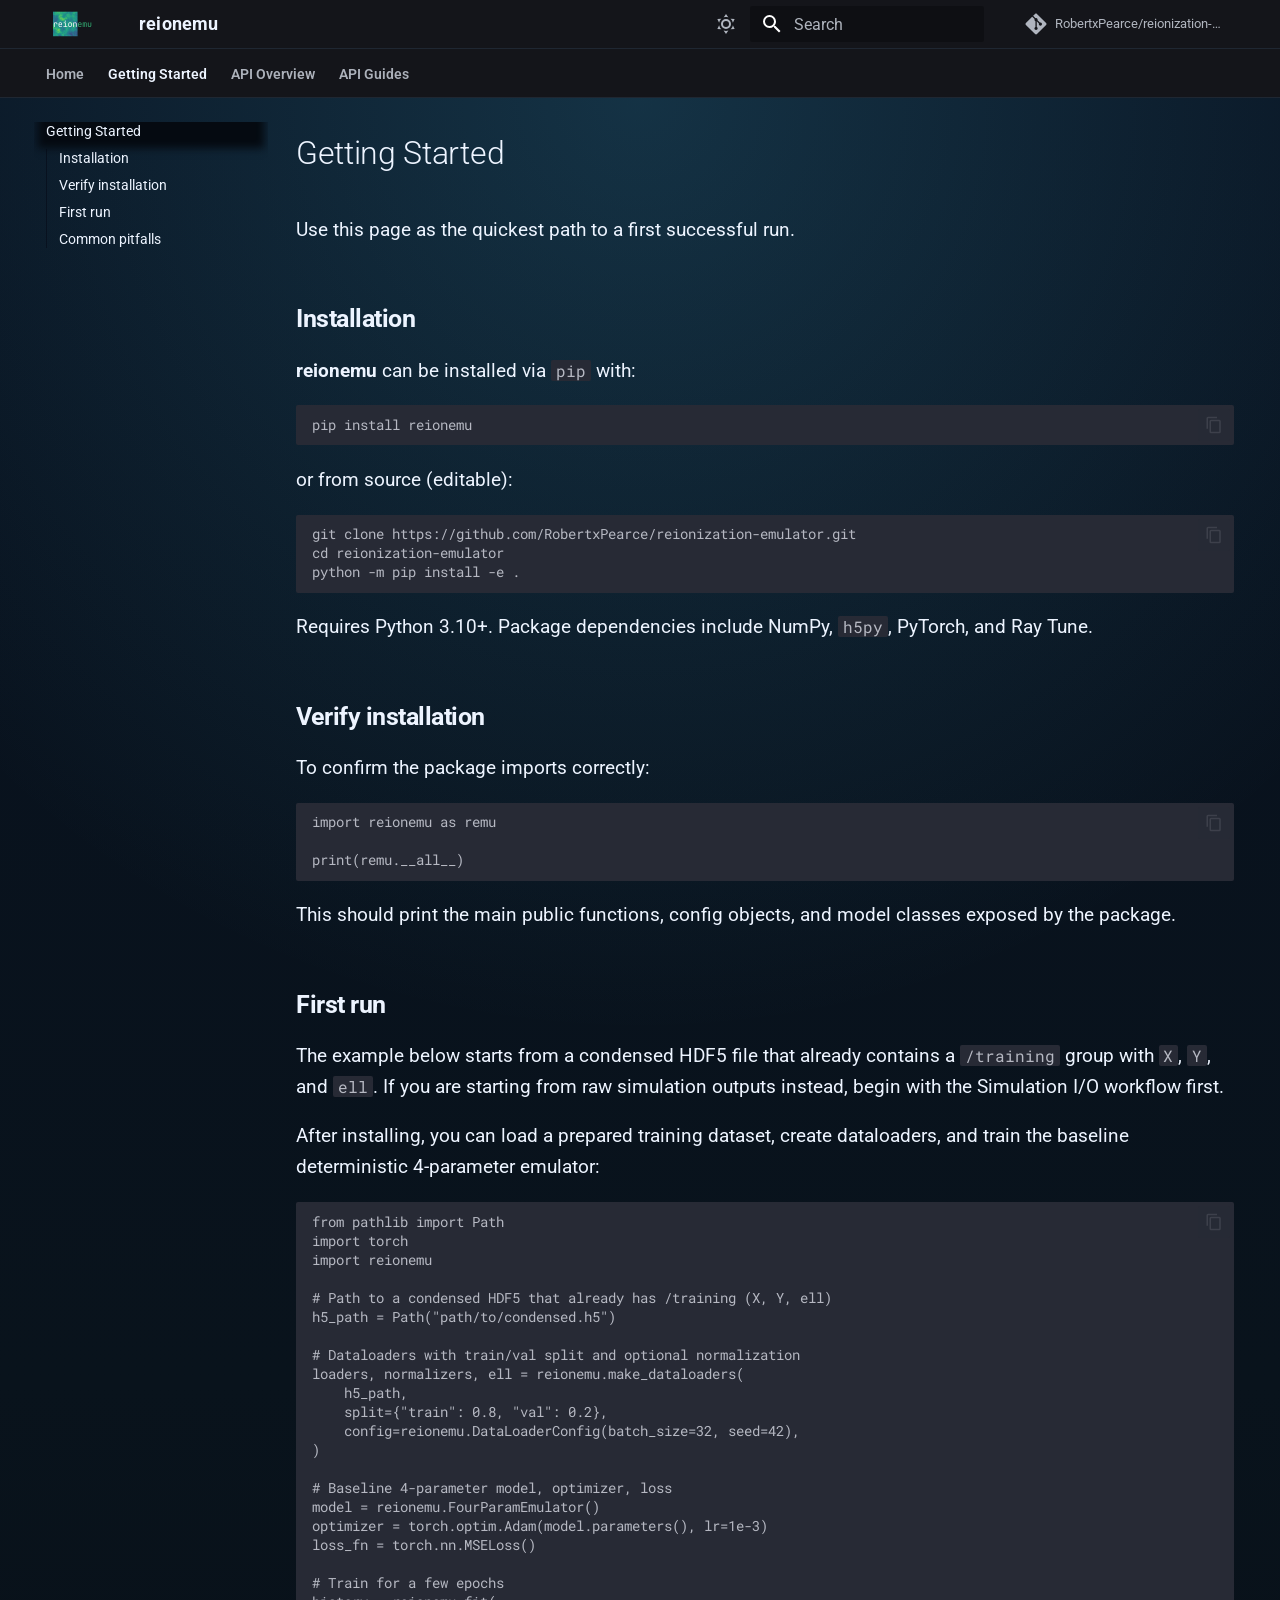
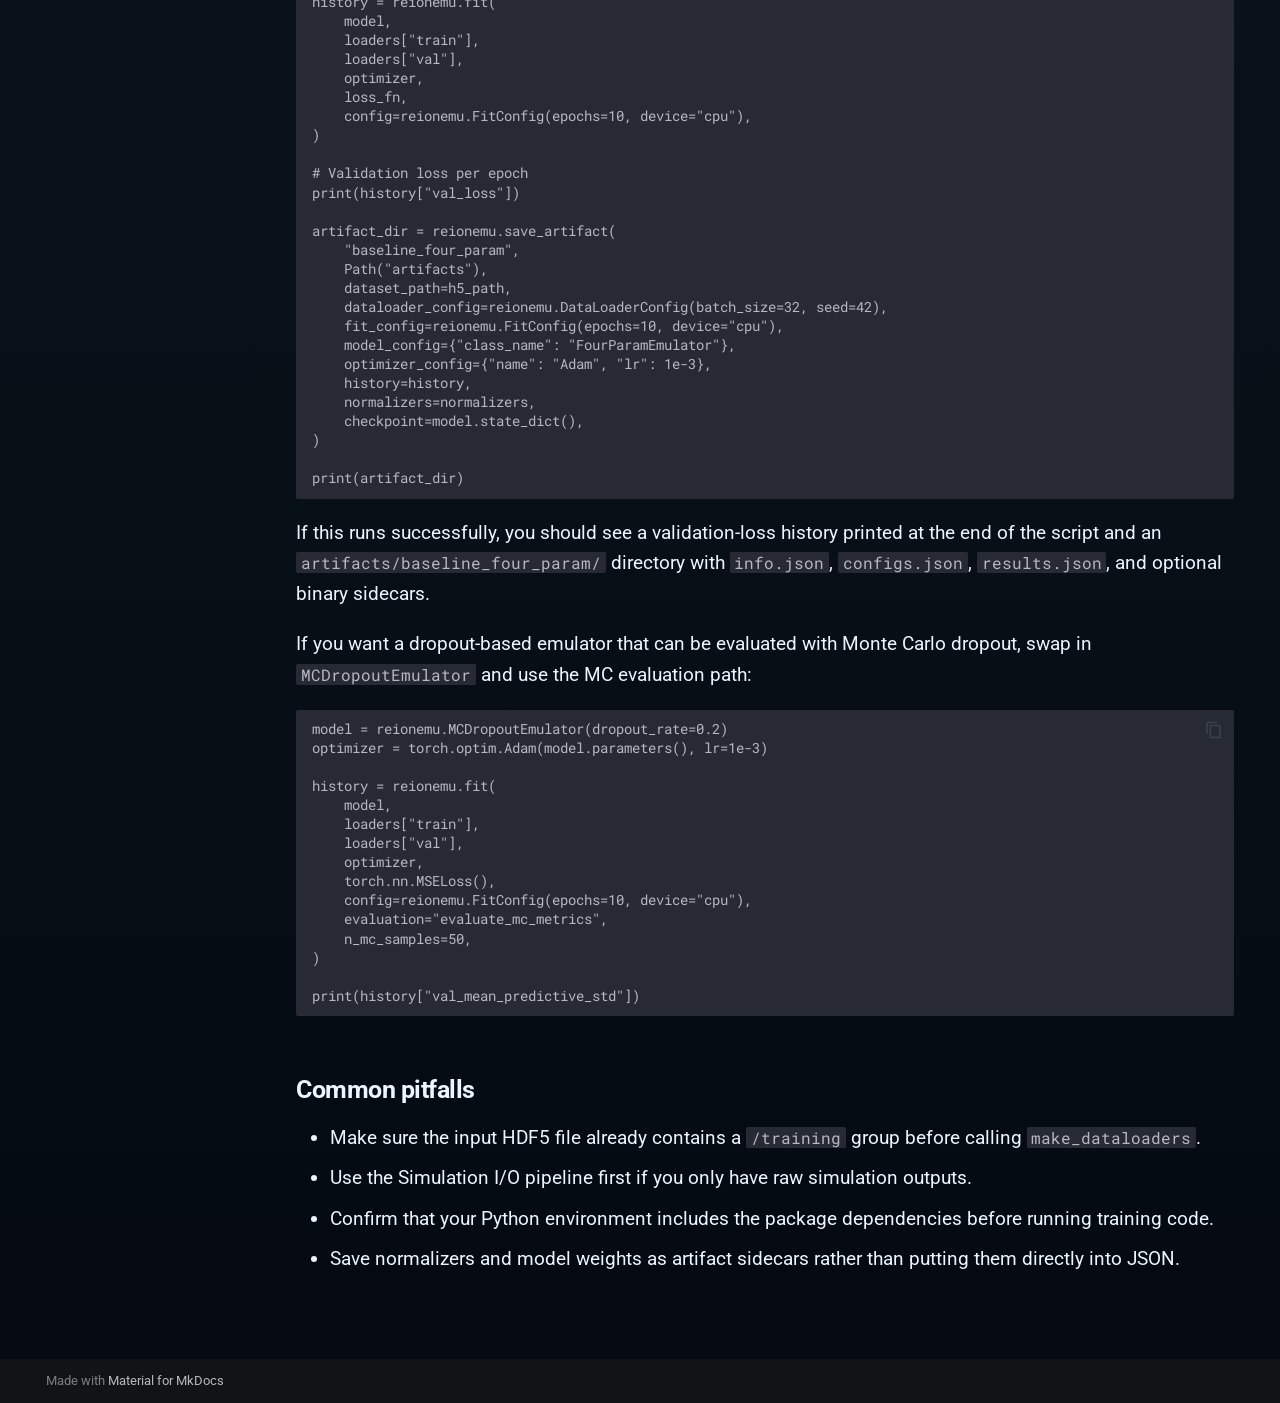
<file: getting-started/index.html>
<!doctype html>
<html lang="en" class="no-js">
  <head>
    
      <meta charset="utf-8">
      <meta name="viewport" content="width=device-width,initial-scale=1">
      
        <meta name="description" content="Documentation for the reionemu package.">
      
      
      
        <link rel="canonical" href="https://robertxpearce.github.io/reionization-emulator/getting-started/">
      
      
        <link rel="prev" href="..">
      
      
        <link rel="next" href="../api-overview/">
      
      
        
      
      
      <link rel="icon" href="../assets/reionemu-logo.png">
      <meta name="generator" content="mkdocs-1.6.1, mkdocs-material-9.7.6">
    
    
      
        <title>Getting Started - reionemu</title>
      
    
    
      <link rel="stylesheet" href="../assets/stylesheets/main.484c7ddc.min.css">
      
        
        <link rel="stylesheet" href="../assets/stylesheets/palette.ab4e12ef.min.css">
      
      


    
    
      
    
    
      
        
        
        <link rel="preconnect" href="https://fonts.gstatic.com" crossorigin>
        <link rel="stylesheet" href="https://fonts.googleapis.com/css?family=Roboto:300,300i,400,400i,700,700i%7CRoboto+Mono:400,400i,700,700i&display=fallback">
        <style>:root{--md-text-font:"Roboto";--md-code-font:"Roboto Mono"}</style>
      
    
    
      <link rel="stylesheet" href="../stylesheets/extra.css">
    
    <script>__md_scope=new URL("..",location),__md_hash=e=>[...e].reduce(((e,_)=>(e<<5)-e+_.charCodeAt(0)),0),__md_get=(e,_=localStorage,t=__md_scope)=>JSON.parse(_.getItem(t.pathname+"."+e)),__md_set=(e,_,t=localStorage,a=__md_scope)=>{try{t.setItem(a.pathname+"."+e,JSON.stringify(_))}catch(e){}}</script>
    
      

    
    
  </head>
  
  
    
    
      
    
    
    
    
    <body dir="ltr" data-md-color-scheme="slate" data-md-color-primary="black" data-md-color-accent="cyan">
  
    
    <input class="md-toggle" data-md-toggle="drawer" type="checkbox" id="__drawer" autocomplete="off">
    <input class="md-toggle" data-md-toggle="search" type="checkbox" id="__search" autocomplete="off">
    <label class="md-overlay" for="__drawer"></label>
    <div data-md-component="skip">
      
        
        <a href="#getting-started" class="md-skip">
          Skip to content
        </a>
      
    </div>
    <div data-md-component="announce">
      
    </div>
    
    
      

<header class="md-header" data-md-component="header">
  <nav class="md-header__inner md-grid" aria-label="Header">
    <a href=".." title="reionemu" class="md-header__button md-logo" aria-label="reionemu" data-md-component="logo">
      
  <img src="../assets/reionemu-logo.png" alt="logo">

    </a>
    <label class="md-header__button md-icon" for="__drawer">
      
      <svg xmlns="http://www.w3.org/2000/svg" viewBox="0 0 24 24"><path d="M3 6h18v2H3zm0 5h18v2H3zm0 5h18v2H3z"/></svg>
    </label>
    <div class="md-header__title" data-md-component="header-title">
      <div class="md-header__ellipsis">
        <div class="md-header__topic">
          <span class="md-ellipsis">
            reionemu
          </span>
        </div>
        <div class="md-header__topic" data-md-component="header-topic">
          <span class="md-ellipsis">
            
              Getting Started
            
          </span>
        </div>
      </div>
    </div>
    
      
        <form class="md-header__option" data-md-component="palette">
  
    
    
    
    <input class="md-option" data-md-color-media="" data-md-color-scheme="slate" data-md-color-primary="black" data-md-color-accent="cyan"  aria-label="Switch to light mode"  type="radio" name="__palette" id="__palette_0">
    
      <label class="md-header__button md-icon" title="Switch to light mode" for="__palette_1" hidden>
        <svg xmlns="http://www.w3.org/2000/svg" viewBox="0 0 24 24"><path d="M12 7a5 5 0 0 1 5 5 5 5 0 0 1-5 5 5 5 0 0 1-5-5 5 5 0 0 1 5-5m0 2a3 3 0 0 0-3 3 3 3 0 0 0 3 3 3 3 0 0 0 3-3 3 3 0 0 0-3-3m0-7 2.39 3.42C13.65 5.15 12.84 5 12 5s-1.65.15-2.39.42zM3.34 7l4.16-.35A7.2 7.2 0 0 0 5.94 8.5c-.44.74-.69 1.5-.83 2.29zm.02 10 1.76-3.77a7.131 7.131 0 0 0 2.38 4.14zM20.65 7l-1.77 3.79a7.02 7.02 0 0 0-2.38-4.15zm-.01 10-4.14.36c.59-.51 1.12-1.14 1.54-1.86.42-.73.69-1.5.83-2.29zM12 22l-2.41-3.44c.74.27 1.55.44 2.41.44.82 0 1.63-.17 2.37-.44z"/></svg>
      </label>
    
  
    
    
    
    <input class="md-option" data-md-color-media="" data-md-color-scheme="default" data-md-color-primary="blue-grey" data-md-color-accent="cyan"  aria-label="Switch to dark mode"  type="radio" name="__palette" id="__palette_1">
    
      <label class="md-header__button md-icon" title="Switch to dark mode" for="__palette_0" hidden>
        <svg xmlns="http://www.w3.org/2000/svg" viewBox="0 0 24 24"><path d="m17.75 4.09-2.53 1.94.91 3.06-2.63-1.81-2.63 1.81.91-3.06-2.53-1.94L12.44 4l1.06-3 1.06 3zm3.5 6.91-1.64 1.25.59 1.98-1.7-1.17-1.7 1.17.59-1.98L15.75 11l2.06-.05L18.5 9l.69 1.95zm-2.28 4.95c.83-.08 1.72 1.1 1.19 1.85-.32.45-.66.87-1.08 1.27C15.17 23 8.84 23 4.94 19.07c-3.91-3.9-3.91-10.24 0-14.14.4-.4.82-.76 1.27-1.08.75-.53 1.93.36 1.85 1.19-.27 2.86.69 5.83 2.89 8.02a9.96 9.96 0 0 0 8.02 2.89m-1.64 2.02a12.08 12.08 0 0 1-7.8-3.47c-2.17-2.19-3.33-5-3.49-7.82-2.81 3.14-2.7 7.96.31 10.98 3.02 3.01 7.84 3.12 10.98.31"/></svg>
      </label>
    
  
</form>
      
    
    
      <script>var palette=__md_get("__palette");if(palette&&palette.color){if("(prefers-color-scheme)"===palette.color.media){var media=matchMedia("(prefers-color-scheme: light)"),input=document.querySelector(media.matches?"[data-md-color-media='(prefers-color-scheme: light)']":"[data-md-color-media='(prefers-color-scheme: dark)']");palette.color.media=input.getAttribute("data-md-color-media"),palette.color.scheme=input.getAttribute("data-md-color-scheme"),palette.color.primary=input.getAttribute("data-md-color-primary"),palette.color.accent=input.getAttribute("data-md-color-accent")}for(var[key,value]of Object.entries(palette.color))document.body.setAttribute("data-md-color-"+key,value)}</script>
    
    
    
      
      
        <label class="md-header__button md-icon" for="__search">
          
          <svg xmlns="http://www.w3.org/2000/svg" viewBox="0 0 24 24"><path d="M9.5 3A6.5 6.5 0 0 1 16 9.5c0 1.61-.59 3.09-1.56 4.23l.27.27h.79l5 5-1.5 1.5-5-5v-.79l-.27-.27A6.52 6.52 0 0 1 9.5 16 6.5 6.5 0 0 1 3 9.5 6.5 6.5 0 0 1 9.5 3m0 2C7 5 5 7 5 9.5S7 14 9.5 14 14 12 14 9.5 12 5 9.5 5"/></svg>
        </label>
        <div class="md-search" data-md-component="search" role="dialog">
  <label class="md-search__overlay" for="__search"></label>
  <div class="md-search__inner" role="search">
    <form class="md-search__form" name="search">
      <input type="text" class="md-search__input" name="query" aria-label="Search" placeholder="Search" autocapitalize="off" autocorrect="off" autocomplete="off" spellcheck="false" data-md-component="search-query" required>
      <label class="md-search__icon md-icon" for="__search">
        
        <svg xmlns="http://www.w3.org/2000/svg" viewBox="0 0 24 24"><path d="M9.5 3A6.5 6.5 0 0 1 16 9.5c0 1.61-.59 3.09-1.56 4.23l.27.27h.79l5 5-1.5 1.5-5-5v-.79l-.27-.27A6.52 6.52 0 0 1 9.5 16 6.5 6.5 0 0 1 3 9.5 6.5 6.5 0 0 1 9.5 3m0 2C7 5 5 7 5 9.5S7 14 9.5 14 14 12 14 9.5 12 5 9.5 5"/></svg>
        
        <svg xmlns="http://www.w3.org/2000/svg" viewBox="0 0 24 24"><path d="M20 11v2H8l5.5 5.5-1.42 1.42L4.16 12l7.92-7.92L13.5 5.5 8 11z"/></svg>
      </label>
      <nav class="md-search__options" aria-label="Search">
        
        <button type="reset" class="md-search__icon md-icon" title="Clear" aria-label="Clear" tabindex="-1">
          
          <svg xmlns="http://www.w3.org/2000/svg" viewBox="0 0 24 24"><path d="M19 6.41 17.59 5 12 10.59 6.41 5 5 6.41 10.59 12 5 17.59 6.41 19 12 13.41 17.59 19 19 17.59 13.41 12z"/></svg>
        </button>
      </nav>
      
    </form>
    <div class="md-search__output">
      <div class="md-search__scrollwrap" tabindex="0" data-md-scrollfix>
        <div class="md-search-result" data-md-component="search-result">
          <div class="md-search-result__meta">
            Initializing search
          </div>
          <ol class="md-search-result__list" role="presentation"></ol>
        </div>
      </div>
    </div>
  </div>
</div>
      
    
    
      <div class="md-header__source">
        <a href="https://github.com/RobertxPearce/reionization-emulator" title="Go to repository" class="md-source" data-md-component="source">
  <div class="md-source__icon md-icon">
    
    <svg xmlns="http://www.w3.org/2000/svg" viewBox="0 0 448 512"><!--! Font Awesome Free 7.1.0 by @fontawesome - https://fontawesome.com License - https://fontawesome.com/license/free (Icons: CC BY 4.0, Fonts: SIL OFL 1.1, Code: MIT License) Copyright 2025 Fonticons, Inc.--><path d="M439.6 236.1 244 40.5c-5.4-5.5-12.8-8.5-20.4-8.5s-15 3-20.4 8.4L162.5 81l51.5 51.5c27.1-9.1 52.7 16.8 43.4 43.7l49.7 49.7c34.2-11.8 61.2 31 35.5 56.7-26.5 26.5-70.2-2.9-56-37.3L240.3 199v121.9c25.3 12.5 22.3 41.8 9.1 55-6.4 6.4-15.2 10.1-24.3 10.1s-17.8-3.6-24.3-10.1c-17.6-17.6-11.1-46.9 11.2-56v-123c-20.8-8.5-24.6-30.7-18.6-45L142.6 101 8.5 235.1C3 240.6 0 247.9 0 255.5s3 15 8.5 20.4l195.6 195.7c5.4 5.4 12.7 8.4 20.4 8.4s15-3 20.4-8.4l194.7-194.7c5.4-5.4 8.4-12.8 8.4-20.4s-3-15-8.4-20.4"/></svg>
  </div>
  <div class="md-source__repository">
    RobertxPearce/reionization-emulator
  </div>
</a>
      </div>
    
  </nav>
  
</header>
    
    <div class="md-container" data-md-component="container">
      
      
        
          
            
<nav class="md-tabs" aria-label="Tabs" data-md-component="tabs">
  <div class="md-grid">
    <ul class="md-tabs__list">
      
        
  
  
  
  
    <li class="md-tabs__item">
      <a href=".." class="md-tabs__link">
        
  
  
    
  
  Home

      </a>
    </li>
  

      
        
  
  
  
    
  
  
    <li class="md-tabs__item md-tabs__item--active">
      <a href="./" class="md-tabs__link">
        
  
  
    
  
  Getting Started

      </a>
    </li>
  

      
        
  
  
  
  
    <li class="md-tabs__item">
      <a href="../api-overview/" class="md-tabs__link">
        
  
  
    
  
  API Overview

      </a>
    </li>
  

      
        
  
  
  
  
    
    
      <li class="md-tabs__item">
        <a href="../api/simulation-io/" class="md-tabs__link">
          
  
  
  API Guides

        </a>
      </li>
    
  

      
    </ul>
  </div>
</nav>
          
        
      
      <main class="md-main" data-md-component="main">
        <div class="md-main__inner md-grid">
          
            
              
              <div class="md-sidebar md-sidebar--primary" data-md-component="sidebar" data-md-type="navigation" >
                <div class="md-sidebar__scrollwrap">
                  <div class="md-sidebar__inner">
                    


  


  

<nav class="md-nav md-nav--primary md-nav--lifted md-nav--integrated" aria-label="Navigation" data-md-level="0">
  <label class="md-nav__title" for="__drawer">
    <a href=".." title="reionemu" class="md-nav__button md-logo" aria-label="reionemu" data-md-component="logo">
      
  <img src="../assets/reionemu-logo.png" alt="logo">

    </a>
    reionemu
  </label>
  
    <div class="md-nav__source">
      <a href="https://github.com/RobertxPearce/reionization-emulator" title="Go to repository" class="md-source" data-md-component="source">
  <div class="md-source__icon md-icon">
    
    <svg xmlns="http://www.w3.org/2000/svg" viewBox="0 0 448 512"><!--! Font Awesome Free 7.1.0 by @fontawesome - https://fontawesome.com License - https://fontawesome.com/license/free (Icons: CC BY 4.0, Fonts: SIL OFL 1.1, Code: MIT License) Copyright 2025 Fonticons, Inc.--><path d="M439.6 236.1 244 40.5c-5.4-5.5-12.8-8.5-20.4-8.5s-15 3-20.4 8.4L162.5 81l51.5 51.5c27.1-9.1 52.7 16.8 43.4 43.7l49.7 49.7c34.2-11.8 61.2 31 35.5 56.7-26.5 26.5-70.2-2.9-56-37.3L240.3 199v121.9c25.3 12.5 22.3 41.8 9.1 55-6.4 6.4-15.2 10.1-24.3 10.1s-17.8-3.6-24.3-10.1c-17.6-17.6-11.1-46.9 11.2-56v-123c-20.8-8.5-24.6-30.7-18.6-45L142.6 101 8.5 235.1C3 240.6 0 247.9 0 255.5s3 15 8.5 20.4l195.6 195.7c5.4 5.4 12.7 8.4 20.4 8.4s15-3 20.4-8.4l194.7-194.7c5.4-5.4 8.4-12.8 8.4-20.4s-3-15-8.4-20.4"/></svg>
  </div>
  <div class="md-source__repository">
    RobertxPearce/reionization-emulator
  </div>
</a>
    </div>
  
  <ul class="md-nav__list" data-md-scrollfix>
    
      
      
  
  
  
  
    <li class="md-nav__item">
      <a href=".." class="md-nav__link">
        
  
  
  <span class="md-ellipsis">
    
  
    Home
  

    
  </span>
  
  

      </a>
    </li>
  

    
      
      
  
  
    
  
  
  
    <li class="md-nav__item md-nav__item--active">
      
      <input class="md-nav__toggle md-toggle" type="checkbox" id="__toc">
      
      
        
      
      
        <label class="md-nav__link md-nav__link--active" for="__toc">
          
  
  
  <span class="md-ellipsis">
    
  
    Getting Started
  

    
  </span>
  
  

          <span class="md-nav__icon md-icon"></span>
        </label>
      
      <a href="./" class="md-nav__link md-nav__link--active">
        
  
  
  <span class="md-ellipsis">
    
  
    Getting Started
  

    
  </span>
  
  

      </a>
      
        

<nav class="md-nav md-nav--secondary" aria-label="Table of contents">
  
  
  
    
  
  
    <label class="md-nav__title" for="__toc">
      <span class="md-nav__icon md-icon"></span>
      Table of contents
    </label>
    <ul class="md-nav__list" data-md-component="toc" data-md-scrollfix>
      
        <li class="md-nav__item">
  <a href="#installation" class="md-nav__link">
    <span class="md-ellipsis">
      
        Installation
      
    </span>
  </a>
  
</li>
      
        <li class="md-nav__item">
  <a href="#verify-installation" class="md-nav__link">
    <span class="md-ellipsis">
      
        Verify installation
      
    </span>
  </a>
  
</li>
      
        <li class="md-nav__item">
  <a href="#first-run" class="md-nav__link">
    <span class="md-ellipsis">
      
        First run
      
    </span>
  </a>
  
</li>
      
        <li class="md-nav__item">
  <a href="#common-pitfalls" class="md-nav__link">
    <span class="md-ellipsis">
      
        Common pitfalls
      
    </span>
  </a>
  
</li>
      
    </ul>
  
</nav>
      
    </li>
  

    
      
      
  
  
  
  
    <li class="md-nav__item">
      <a href="../api-overview/" class="md-nav__link">
        
  
  
  <span class="md-ellipsis">
    
  
    API Overview
  

    
  </span>
  
  

      </a>
    </li>
  

    
      
      
  
  
  
  
    
    
    
    
      
      
        
      
    
    
    <li class="md-nav__item md-nav__item--nested">
      
        
        
        <input class="md-nav__toggle md-toggle " type="checkbox" id="__nav_4" >
        
          
          <label class="md-nav__link" for="__nav_4" id="__nav_4_label" tabindex="0">
            
  
  
  <span class="md-ellipsis">
    
  
    API Guides
  

    
  </span>
  
  

            <span class="md-nav__icon md-icon"></span>
          </label>
        
        <nav class="md-nav" data-md-level="1" aria-labelledby="__nav_4_label" aria-expanded="false">
          <label class="md-nav__title" for="__nav_4">
            <span class="md-nav__icon md-icon"></span>
            
  
    API Guides
  

          </label>
          <ul class="md-nav__list" data-md-scrollfix>
            
              
                
  
  
  
  
    <li class="md-nav__item">
      <a href="../api/simulation-io/" class="md-nav__link">
        
  
  
  <span class="md-ellipsis">
    
  
    Simulation I/O
  

    
  </span>
  
  

      </a>
    </li>
  

              
            
              
                
  
  
  
  
    <li class="md-nav__item">
      <a href="../api/data-loading/" class="md-nav__link">
        
  
  
  <span class="md-ellipsis">
    
  
    Data Loading
  

    
  </span>
  
  

      </a>
    </li>
  

              
            
              
                
  
  
  
  
    <li class="md-nav__item">
      <a href="../api/models/" class="md-nav__link">
        
  
  
  <span class="md-ellipsis">
    
  
    Models
  

    
  </span>
  
  

      </a>
    </li>
  

              
            
              
                
  
  
  
  
    <li class="md-nav__item">
      <a href="../api/training/" class="md-nav__link">
        
  
  
  <span class="md-ellipsis">
    
  
    Training
  

    
  </span>
  
  

      </a>
    </li>
  

              
            
              
                
  
  
  
  
    <li class="md-nav__item">
      <a href="../api/hyperparameter-tuning/" class="md-nav__link">
        
  
  
  <span class="md-ellipsis">
    
  
    Hyperparameter Tuning
  

    
  </span>
  
  

      </a>
    </li>
  

              
            
              
                
  
  
  
  
    <li class="md-nav__item">
      <a href="../api/artifacts/" class="md-nav__link">
        
  
  
  <span class="md-ellipsis">
    
  
    Artifacts
  

    
  </span>
  
  

      </a>
    </li>
  

              
            
          </ul>
        </nav>
      
    </li>
  

    
  </ul>
</nav>
                  </div>
                </div>
              </div>
            
            
          
          
            <div class="md-content" data-md-component="content">
              
              <article class="md-content__inner md-typeset">
                
                  


  
  


<h1 id="getting-started">Getting Started<a class="headerlink" href="#getting-started" title="Permanent link">&para;</a></h1>
<p>Use this page as the quickest path to a first successful run.</p>
<h2 id="installation">Installation<a class="headerlink" href="#installation" title="Permanent link">&para;</a></h2>
<p><strong>reionemu</strong> can be installed via <code>pip</code> with:</p>
<pre><code class="language-bash">pip install reionemu
</code></pre>
<p>or from source (editable):</p>
<pre><code class="language-bash">git clone https://github.com/RobertxPearce/reionization-emulator.git
cd reionization-emulator
python -m pip install -e .
</code></pre>
<p>Requires Python 3.10+. Package dependencies include NumPy, <code>h5py</code>, PyTorch, and Ray Tune.</p>
<h2 id="verify-installation">Verify installation<a class="headerlink" href="#verify-installation" title="Permanent link">&para;</a></h2>
<p>To confirm the package imports correctly:</p>
<pre><code class="language-python">import reionemu as remu

print(remu.__all__)
</code></pre>
<p>This should print the main public functions, config objects, and model classes exposed by the package.</p>
<h2 id="first-run">First run<a class="headerlink" href="#first-run" title="Permanent link">&para;</a></h2>
<p>The example below starts from a condensed HDF5 file that already contains a <code>/training</code> group with <code>X</code>, <code>Y</code>, and <code>ell</code>. If you are starting from raw simulation outputs instead, begin with the Simulation I/O workflow first.</p>
<p>After installing, you can load a prepared training dataset, create dataloaders, and train the baseline deterministic 4-parameter emulator:</p>
<pre><code class="language-python">from pathlib import Path
import torch
import reionemu

# Path to a condensed HDF5 that already has /training (X, Y, ell)
h5_path = Path(&quot;path/to/condensed.h5&quot;)

# Dataloaders with train/val split and optional normalization
loaders, normalizers, ell = reionemu.make_dataloaders(
    h5_path,
    split={&quot;train&quot;: 0.8, &quot;val&quot;: 0.2},
    config=reionemu.DataLoaderConfig(batch_size=32, seed=42),
)

# Baseline 4-parameter model, optimizer, loss
model = reionemu.FourParamEmulator()
optimizer = torch.optim.Adam(model.parameters(), lr=1e-3)
loss_fn = torch.nn.MSELoss()

# Train for a few epochs
history = reionemu.fit(
    model,
    loaders[&quot;train&quot;],
    loaders[&quot;val&quot;],
    optimizer,
    loss_fn,
    config=reionemu.FitConfig(epochs=10, device=&quot;cpu&quot;),
)

# Validation loss per epoch
print(history[&quot;val_loss&quot;])

artifact_dir = reionemu.save_artifact(
    &quot;baseline_four_param&quot;,
    Path(&quot;artifacts&quot;),
    dataset_path=h5_path,
    dataloader_config=reionemu.DataLoaderConfig(batch_size=32, seed=42),
    fit_config=reionemu.FitConfig(epochs=10, device=&quot;cpu&quot;),
    model_config={&quot;class_name&quot;: &quot;FourParamEmulator&quot;},
    optimizer_config={&quot;name&quot;: &quot;Adam&quot;, &quot;lr&quot;: 1e-3},
    history=history,
    normalizers=normalizers,
    checkpoint=model.state_dict(),
)

print(artifact_dir)
</code></pre>
<p>If this runs successfully, you should see a validation-loss history printed at the end of the script and an <code>artifacts/baseline_four_param/</code> directory with <code>info.json</code>, <code>configs.json</code>, <code>results.json</code>, and optional binary sidecars.</p>
<p>If you want a dropout-based emulator that can be evaluated with Monte Carlo dropout, swap in <code>MCDropoutEmulator</code> and use the MC evaluation path:</p>
<pre><code class="language-python">model = reionemu.MCDropoutEmulator(dropout_rate=0.2)
optimizer = torch.optim.Adam(model.parameters(), lr=1e-3)

history = reionemu.fit(
    model,
    loaders[&quot;train&quot;],
    loaders[&quot;val&quot;],
    optimizer,
    torch.nn.MSELoss(),
    config=reionemu.FitConfig(epochs=10, device=&quot;cpu&quot;),
    evaluation=&quot;evaluate_mc_metrics&quot;,
    n_mc_samples=50,
)

print(history[&quot;val_mean_predictive_std&quot;])
</code></pre>
<h2 id="common-pitfalls">Common pitfalls<a class="headerlink" href="#common-pitfalls" title="Permanent link">&para;</a></h2>
<ul>
<li>Make sure the input HDF5 file already contains a <code>/training</code> group before calling <code>make_dataloaders</code>.</li>
<li>Use the Simulation I/O pipeline first if you only have raw simulation outputs.</li>
<li>Confirm that your Python environment includes the package dependencies before running training code.</li>
<li>Save normalizers and model weights as artifact sidecars rather than putting them directly into JSON.</li>
</ul>












                
              </article>
            </div>
          
          
<script>var target=document.getElementById(location.hash.slice(1));target&&target.name&&(target.checked=target.name.startsWith("__tabbed_"))</script>
        </div>
        
          <button type="button" class="md-top md-icon" data-md-component="top" hidden>
  
  <svg xmlns="http://www.w3.org/2000/svg" viewBox="0 0 24 24"><path d="M13 20h-2V8l-5.5 5.5-1.42-1.42L12 4.16l7.92 7.92-1.42 1.42L13 8z"/></svg>
  Back to top
</button>
        
      </main>
      
        <footer class="md-footer">
  
  <div class="md-footer-meta md-typeset">
    <div class="md-footer-meta__inner md-grid">
      <div class="md-copyright">
  
  
    Made with
    <a href="https://squidfunk.github.io/mkdocs-material/" target="_blank" rel="noopener">
      Material for MkDocs
    </a>
  
</div>
      
    </div>
  </div>
</footer>
      
    </div>
    <div class="md-dialog" data-md-component="dialog">
      <div class="md-dialog__inner md-typeset"></div>
    </div>
    
    
    
      
      
      <script id="__config" type="application/json">{"annotate": null, "base": "..", "features": ["navigation.tabs", "navigation.sections", "navigation.top", "toc.integrate", "content.code.copy"], "search": "../assets/javascripts/workers/search.2c215733.min.js", "tags": null, "translations": {"clipboard.copied": "Copied to clipboard", "clipboard.copy": "Copy to clipboard", "search.result.more.one": "1 more on this page", "search.result.more.other": "# more on this page", "search.result.none": "No matching documents", "search.result.one": "1 matching document", "search.result.other": "# matching documents", "search.result.placeholder": "Type to start searching", "search.result.term.missing": "Missing", "select.version": "Select version"}, "version": null}</script>
    
    
      <script src="../assets/javascripts/bundle.79ae519e.min.js"></script>
      
    
  </body>
</html>
</file>
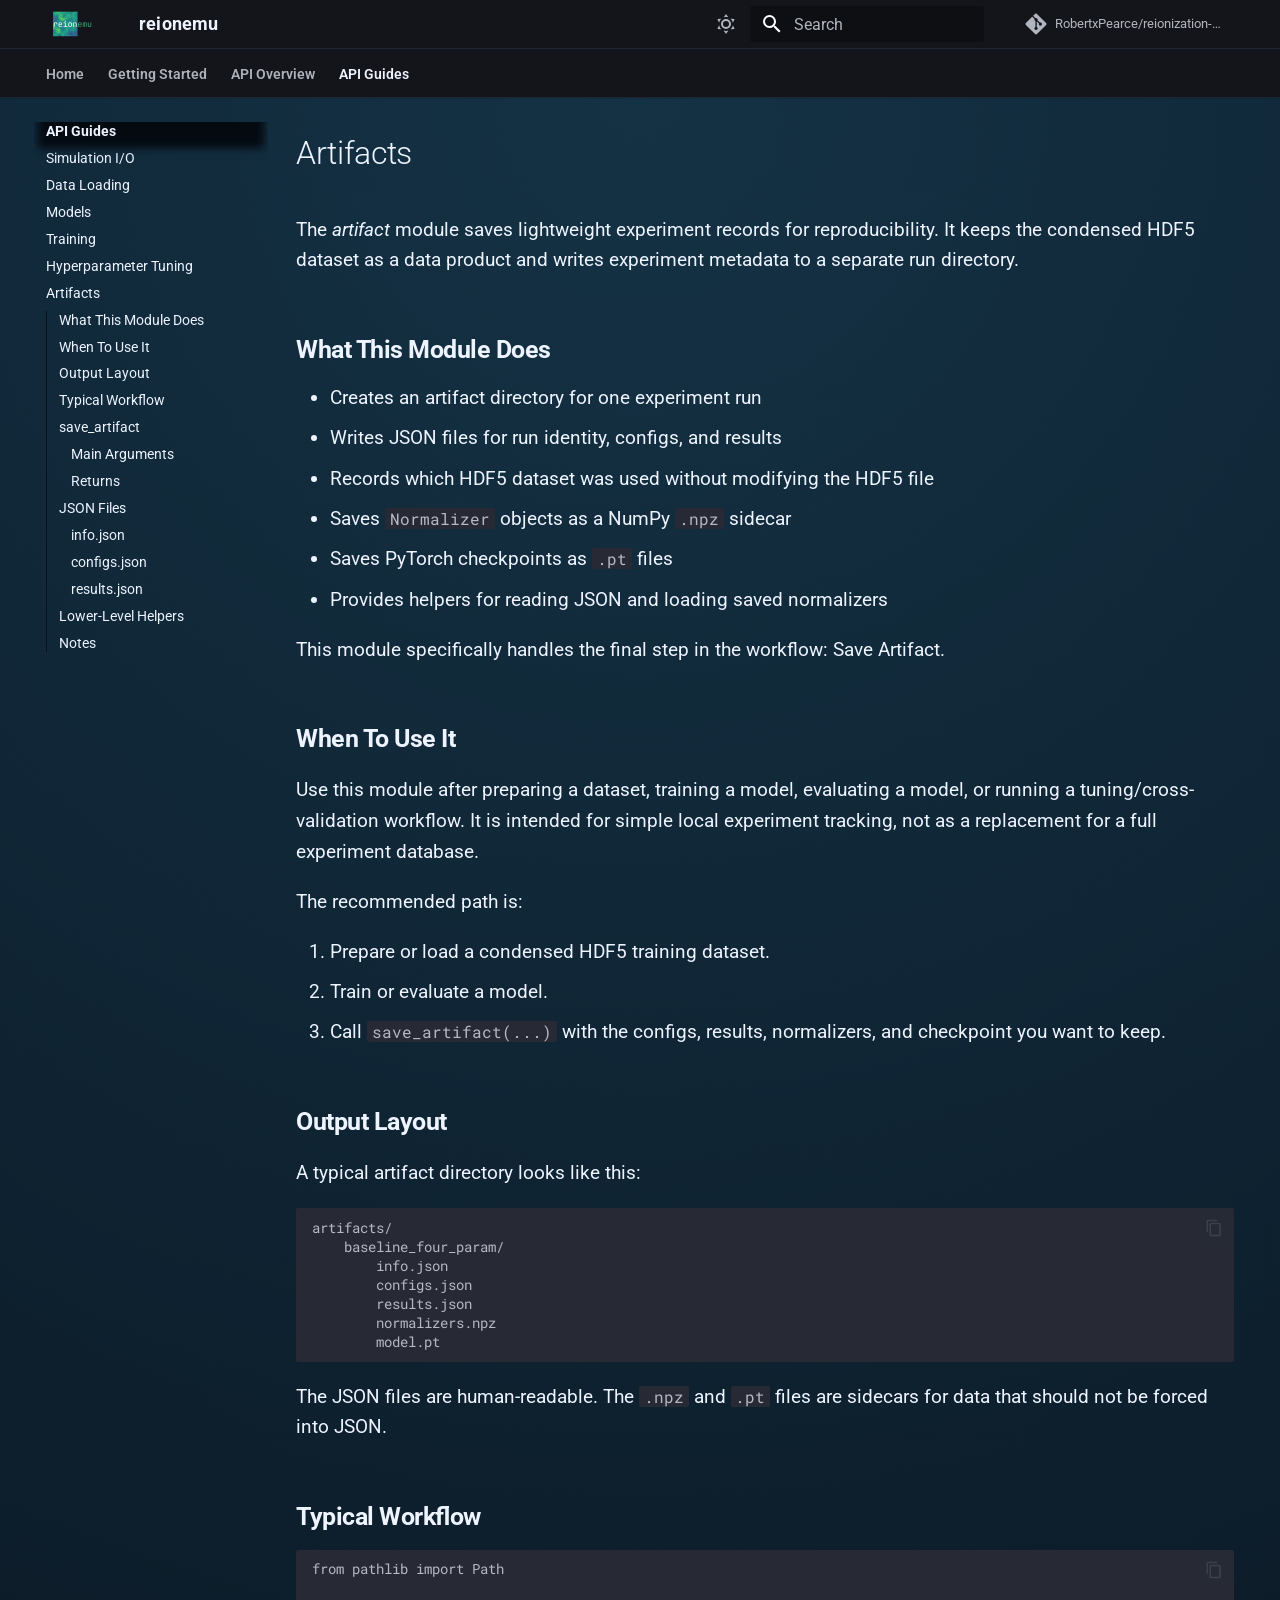
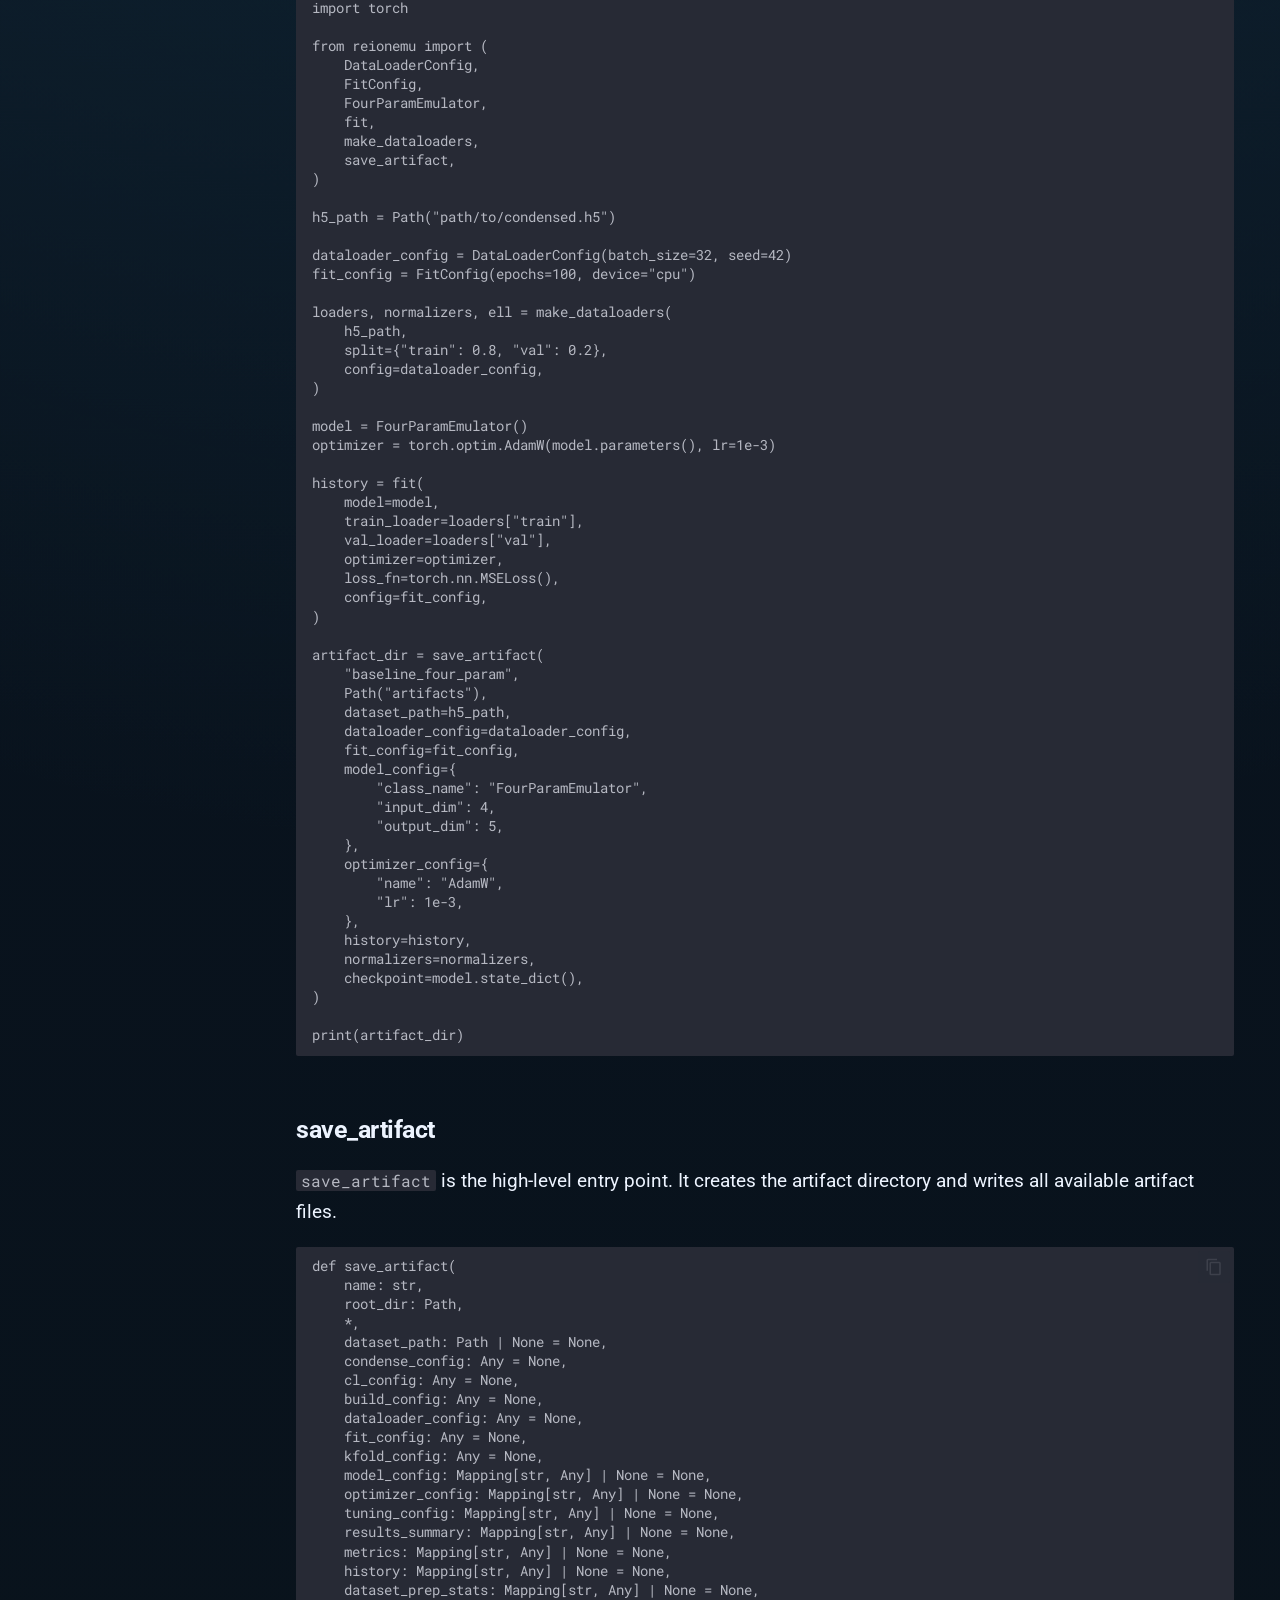
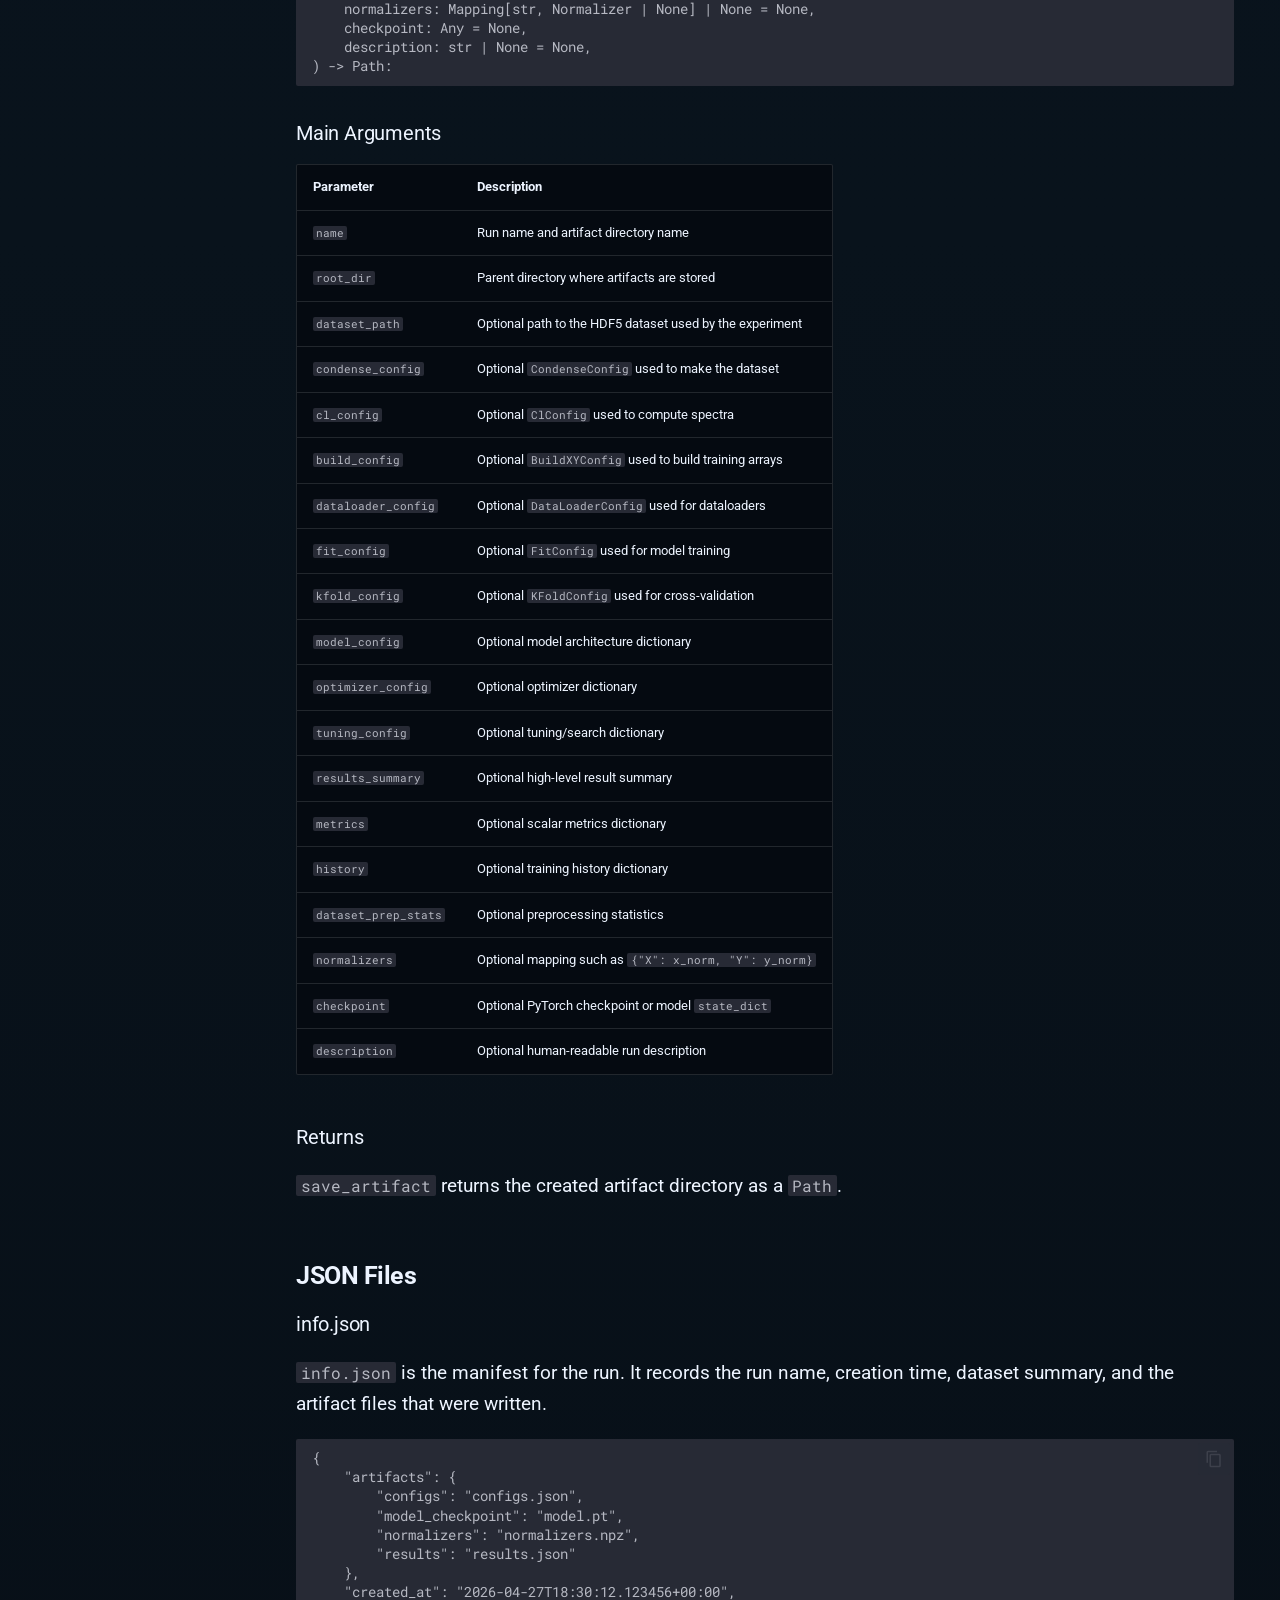
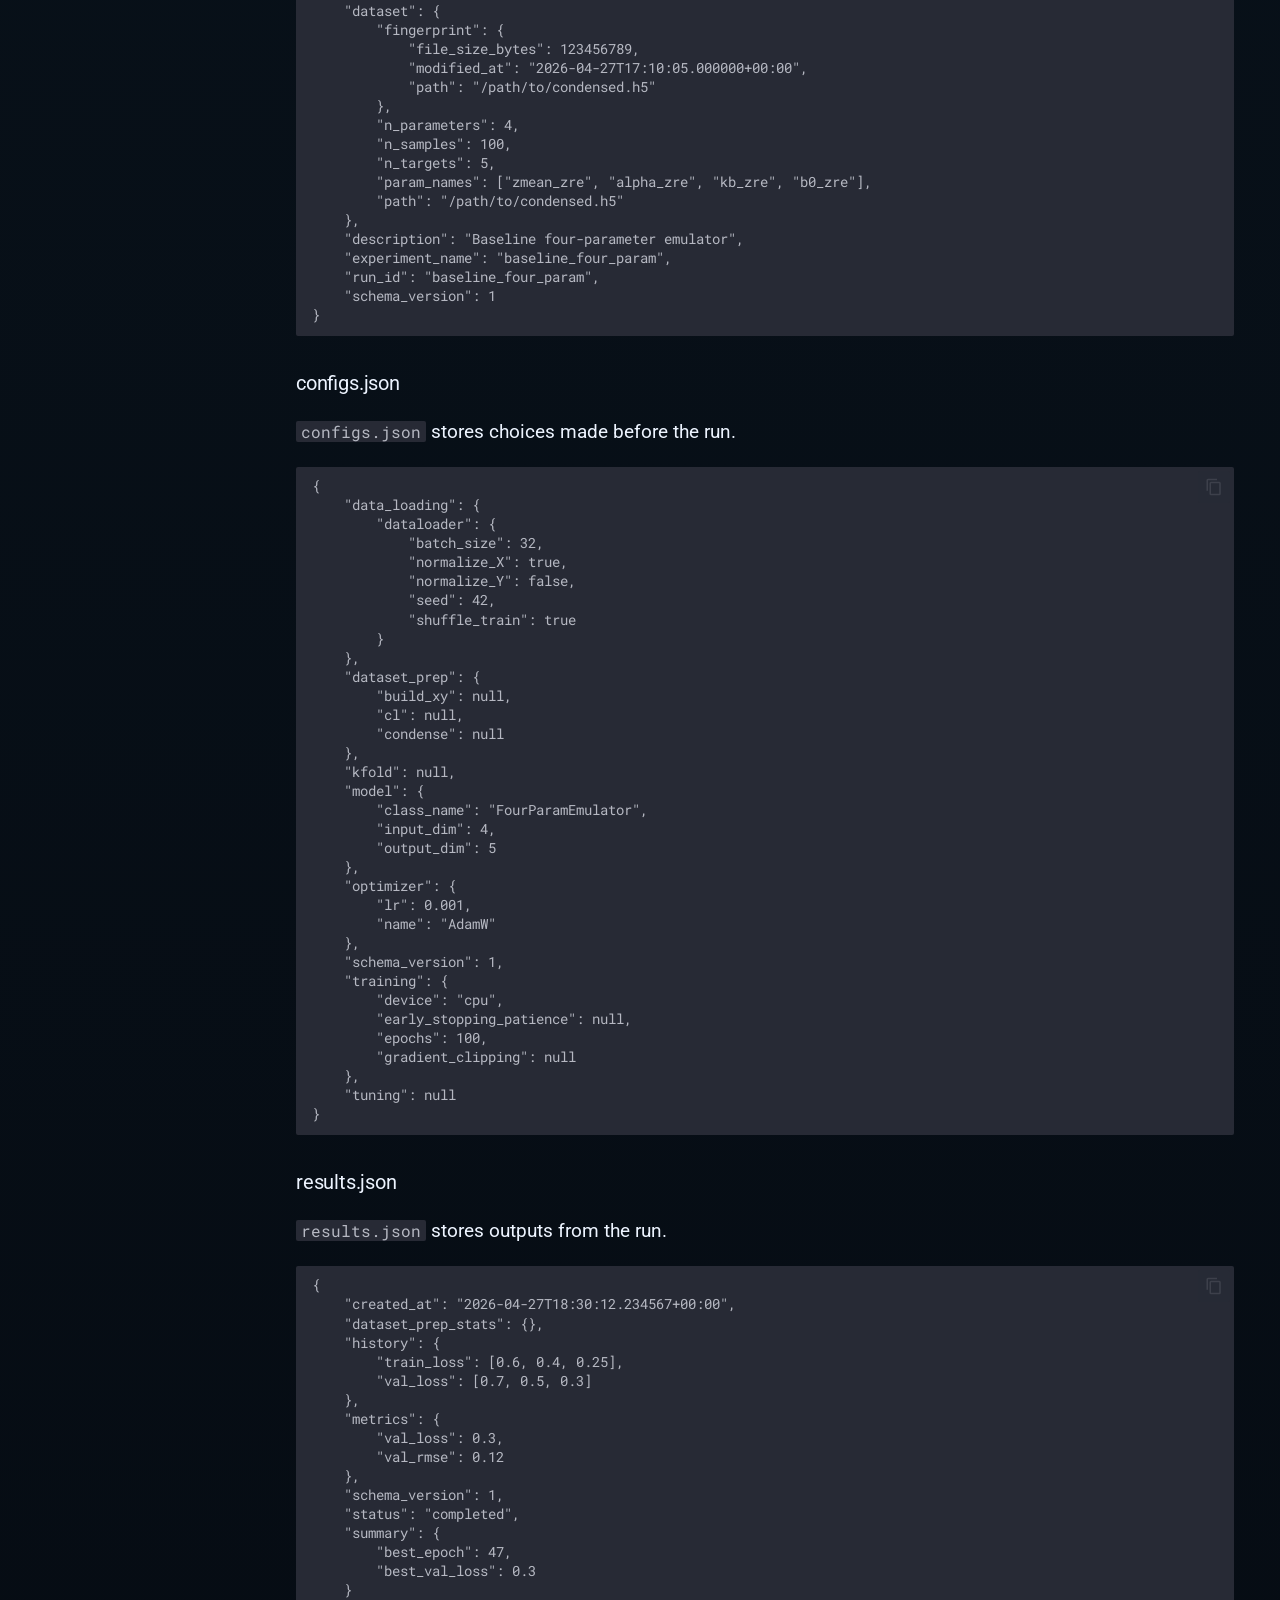
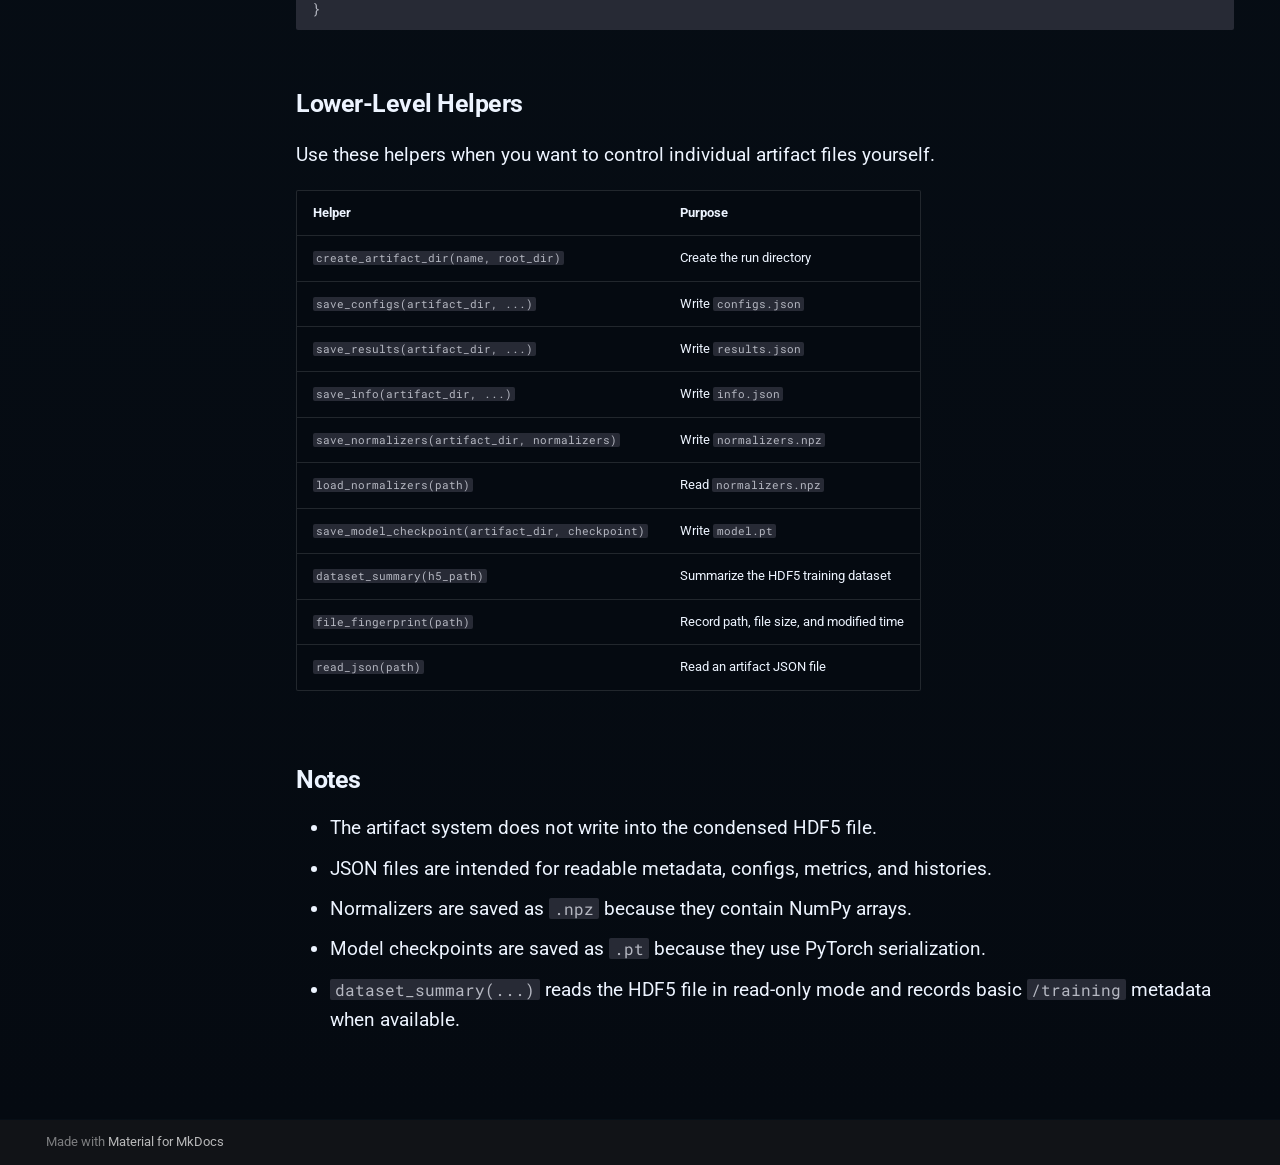
<file: api/artifacts/index.html>
<!doctype html>
<html lang="en" class="no-js">
  <head>
    
      <meta charset="utf-8">
      <meta name="viewport" content="width=device-width,initial-scale=1">
      
        <meta name="description" content="Documentation for the reionemu package.">
      
      
      
        <link rel="canonical" href="https://robertxpearce.github.io/reionization-emulator/api/artifacts/">
      
      
        <link rel="prev" href="../hyperparameter-tuning/">
      
      
      
        
      
      
      <link rel="icon" href="../../assets/reionemu-logo.png">
      <meta name="generator" content="mkdocs-1.6.1, mkdocs-material-9.7.6">
    
    
      
        <title>Artifacts - reionemu</title>
      
    
    
      <link rel="stylesheet" href="../../assets/stylesheets/main.484c7ddc.min.css">
      
        
        <link rel="stylesheet" href="../../assets/stylesheets/palette.ab4e12ef.min.css">
      
      


    
    
      
    
    
      
        
        
        <link rel="preconnect" href="https://fonts.gstatic.com" crossorigin>
        <link rel="stylesheet" href="https://fonts.googleapis.com/css?family=Roboto:300,300i,400,400i,700,700i%7CRoboto+Mono:400,400i,700,700i&display=fallback">
        <style>:root{--md-text-font:"Roboto";--md-code-font:"Roboto Mono"}</style>
      
    
    
      <link rel="stylesheet" href="../../stylesheets/extra.css">
    
    <script>__md_scope=new URL("../..",location),__md_hash=e=>[...e].reduce(((e,_)=>(e<<5)-e+_.charCodeAt(0)),0),__md_get=(e,_=localStorage,t=__md_scope)=>JSON.parse(_.getItem(t.pathname+"."+e)),__md_set=(e,_,t=localStorage,a=__md_scope)=>{try{t.setItem(a.pathname+"."+e,JSON.stringify(_))}catch(e){}}</script>
    
      

    
    
  </head>
  
  
    
    
      
    
    
    
    
    <body dir="ltr" data-md-color-scheme="slate" data-md-color-primary="black" data-md-color-accent="cyan">
  
    
    <input class="md-toggle" data-md-toggle="drawer" type="checkbox" id="__drawer" autocomplete="off">
    <input class="md-toggle" data-md-toggle="search" type="checkbox" id="__search" autocomplete="off">
    <label class="md-overlay" for="__drawer"></label>
    <div data-md-component="skip">
      
        
        <a href="#artifacts" class="md-skip">
          Skip to content
        </a>
      
    </div>
    <div data-md-component="announce">
      
    </div>
    
    
      

<header class="md-header" data-md-component="header">
  <nav class="md-header__inner md-grid" aria-label="Header">
    <a href="../.." title="reionemu" class="md-header__button md-logo" aria-label="reionemu" data-md-component="logo">
      
  <img src="../../assets/reionemu-logo.png" alt="logo">

    </a>
    <label class="md-header__button md-icon" for="__drawer">
      
      <svg xmlns="http://www.w3.org/2000/svg" viewBox="0 0 24 24"><path d="M3 6h18v2H3zm0 5h18v2H3zm0 5h18v2H3z"/></svg>
    </label>
    <div class="md-header__title" data-md-component="header-title">
      <div class="md-header__ellipsis">
        <div class="md-header__topic">
          <span class="md-ellipsis">
            reionemu
          </span>
        </div>
        <div class="md-header__topic" data-md-component="header-topic">
          <span class="md-ellipsis">
            
              Artifacts
            
          </span>
        </div>
      </div>
    </div>
    
      
        <form class="md-header__option" data-md-component="palette">
  
    
    
    
    <input class="md-option" data-md-color-media="" data-md-color-scheme="slate" data-md-color-primary="black" data-md-color-accent="cyan"  aria-label="Switch to light mode"  type="radio" name="__palette" id="__palette_0">
    
      <label class="md-header__button md-icon" title="Switch to light mode" for="__palette_1" hidden>
        <svg xmlns="http://www.w3.org/2000/svg" viewBox="0 0 24 24"><path d="M12 7a5 5 0 0 1 5 5 5 5 0 0 1-5 5 5 5 0 0 1-5-5 5 5 0 0 1 5-5m0 2a3 3 0 0 0-3 3 3 3 0 0 0 3 3 3 3 0 0 0 3-3 3 3 0 0 0-3-3m0-7 2.39 3.42C13.65 5.15 12.84 5 12 5s-1.65.15-2.39.42zM3.34 7l4.16-.35A7.2 7.2 0 0 0 5.94 8.5c-.44.74-.69 1.5-.83 2.29zm.02 10 1.76-3.77a7.131 7.131 0 0 0 2.38 4.14zM20.65 7l-1.77 3.79a7.02 7.02 0 0 0-2.38-4.15zm-.01 10-4.14.36c.59-.51 1.12-1.14 1.54-1.86.42-.73.69-1.5.83-2.29zM12 22l-2.41-3.44c.74.27 1.55.44 2.41.44.82 0 1.63-.17 2.37-.44z"/></svg>
      </label>
    
  
    
    
    
    <input class="md-option" data-md-color-media="" data-md-color-scheme="default" data-md-color-primary="blue-grey" data-md-color-accent="cyan"  aria-label="Switch to dark mode"  type="radio" name="__palette" id="__palette_1">
    
      <label class="md-header__button md-icon" title="Switch to dark mode" for="__palette_0" hidden>
        <svg xmlns="http://www.w3.org/2000/svg" viewBox="0 0 24 24"><path d="m17.75 4.09-2.53 1.94.91 3.06-2.63-1.81-2.63 1.81.91-3.06-2.53-1.94L12.44 4l1.06-3 1.06 3zm3.5 6.91-1.64 1.25.59 1.98-1.7-1.17-1.7 1.17.59-1.98L15.75 11l2.06-.05L18.5 9l.69 1.95zm-2.28 4.95c.83-.08 1.72 1.1 1.19 1.85-.32.45-.66.87-1.08 1.27C15.17 23 8.84 23 4.94 19.07c-3.91-3.9-3.91-10.24 0-14.14.4-.4.82-.76 1.27-1.08.75-.53 1.93.36 1.85 1.19-.27 2.86.69 5.83 2.89 8.02a9.96 9.96 0 0 0 8.02 2.89m-1.64 2.02a12.08 12.08 0 0 1-7.8-3.47c-2.17-2.19-3.33-5-3.49-7.82-2.81 3.14-2.7 7.96.31 10.98 3.02 3.01 7.84 3.12 10.98.31"/></svg>
      </label>
    
  
</form>
      
    
    
      <script>var palette=__md_get("__palette");if(palette&&palette.color){if("(prefers-color-scheme)"===palette.color.media){var media=matchMedia("(prefers-color-scheme: light)"),input=document.querySelector(media.matches?"[data-md-color-media='(prefers-color-scheme: light)']":"[data-md-color-media='(prefers-color-scheme: dark)']");palette.color.media=input.getAttribute("data-md-color-media"),palette.color.scheme=input.getAttribute("data-md-color-scheme"),palette.color.primary=input.getAttribute("data-md-color-primary"),palette.color.accent=input.getAttribute("data-md-color-accent")}for(var[key,value]of Object.entries(palette.color))document.body.setAttribute("data-md-color-"+key,value)}</script>
    
    
    
      
      
        <label class="md-header__button md-icon" for="__search">
          
          <svg xmlns="http://www.w3.org/2000/svg" viewBox="0 0 24 24"><path d="M9.5 3A6.5 6.5 0 0 1 16 9.5c0 1.61-.59 3.09-1.56 4.23l.27.27h.79l5 5-1.5 1.5-5-5v-.79l-.27-.27A6.52 6.52 0 0 1 9.5 16 6.5 6.5 0 0 1 3 9.5 6.5 6.5 0 0 1 9.5 3m0 2C7 5 5 7 5 9.5S7 14 9.5 14 14 12 14 9.5 12 5 9.5 5"/></svg>
        </label>
        <div class="md-search" data-md-component="search" role="dialog">
  <label class="md-search__overlay" for="__search"></label>
  <div class="md-search__inner" role="search">
    <form class="md-search__form" name="search">
      <input type="text" class="md-search__input" name="query" aria-label="Search" placeholder="Search" autocapitalize="off" autocorrect="off" autocomplete="off" spellcheck="false" data-md-component="search-query" required>
      <label class="md-search__icon md-icon" for="__search">
        
        <svg xmlns="http://www.w3.org/2000/svg" viewBox="0 0 24 24"><path d="M9.5 3A6.5 6.5 0 0 1 16 9.5c0 1.61-.59 3.09-1.56 4.23l.27.27h.79l5 5-1.5 1.5-5-5v-.79l-.27-.27A6.52 6.52 0 0 1 9.5 16 6.5 6.5 0 0 1 3 9.5 6.5 6.5 0 0 1 9.5 3m0 2C7 5 5 7 5 9.5S7 14 9.5 14 14 12 14 9.5 12 5 9.5 5"/></svg>
        
        <svg xmlns="http://www.w3.org/2000/svg" viewBox="0 0 24 24"><path d="M20 11v2H8l5.5 5.5-1.42 1.42L4.16 12l7.92-7.92L13.5 5.5 8 11z"/></svg>
      </label>
      <nav class="md-search__options" aria-label="Search">
        
        <button type="reset" class="md-search__icon md-icon" title="Clear" aria-label="Clear" tabindex="-1">
          
          <svg xmlns="http://www.w3.org/2000/svg" viewBox="0 0 24 24"><path d="M19 6.41 17.59 5 12 10.59 6.41 5 5 6.41 10.59 12 5 17.59 6.41 19 12 13.41 17.59 19 19 17.59 13.41 12z"/></svg>
        </button>
      </nav>
      
    </form>
    <div class="md-search__output">
      <div class="md-search__scrollwrap" tabindex="0" data-md-scrollfix>
        <div class="md-search-result" data-md-component="search-result">
          <div class="md-search-result__meta">
            Initializing search
          </div>
          <ol class="md-search-result__list" role="presentation"></ol>
        </div>
      </div>
    </div>
  </div>
</div>
      
    
    
      <div class="md-header__source">
        <a href="https://github.com/RobertxPearce/reionization-emulator" title="Go to repository" class="md-source" data-md-component="source">
  <div class="md-source__icon md-icon">
    
    <svg xmlns="http://www.w3.org/2000/svg" viewBox="0 0 448 512"><!--! Font Awesome Free 7.1.0 by @fontawesome - https://fontawesome.com License - https://fontawesome.com/license/free (Icons: CC BY 4.0, Fonts: SIL OFL 1.1, Code: MIT License) Copyright 2025 Fonticons, Inc.--><path d="M439.6 236.1 244 40.5c-5.4-5.5-12.8-8.5-20.4-8.5s-15 3-20.4 8.4L162.5 81l51.5 51.5c27.1-9.1 52.7 16.8 43.4 43.7l49.7 49.7c34.2-11.8 61.2 31 35.5 56.7-26.5 26.5-70.2-2.9-56-37.3L240.3 199v121.9c25.3 12.5 22.3 41.8 9.1 55-6.4 6.4-15.2 10.1-24.3 10.1s-17.8-3.6-24.3-10.1c-17.6-17.6-11.1-46.9 11.2-56v-123c-20.8-8.5-24.6-30.7-18.6-45L142.6 101 8.5 235.1C3 240.6 0 247.9 0 255.5s3 15 8.5 20.4l195.6 195.7c5.4 5.4 12.7 8.4 20.4 8.4s15-3 20.4-8.4l194.7-194.7c5.4-5.4 8.4-12.8 8.4-20.4s-3-15-8.4-20.4"/></svg>
  </div>
  <div class="md-source__repository">
    RobertxPearce/reionization-emulator
  </div>
</a>
      </div>
    
  </nav>
  
</header>
    
    <div class="md-container" data-md-component="container">
      
      
        
          
            
<nav class="md-tabs" aria-label="Tabs" data-md-component="tabs">
  <div class="md-grid">
    <ul class="md-tabs__list">
      
        
  
  
  
  
    <li class="md-tabs__item">
      <a href="../.." class="md-tabs__link">
        
  
  
    
  
  Home

      </a>
    </li>
  

      
        
  
  
  
  
    <li class="md-tabs__item">
      <a href="../../getting-started/" class="md-tabs__link">
        
  
  
    
  
  Getting Started

      </a>
    </li>
  

      
        
  
  
  
  
    <li class="md-tabs__item">
      <a href="../../api-overview/" class="md-tabs__link">
        
  
  
    
  
  API Overview

      </a>
    </li>
  

      
        
  
  
  
    
  
  
    
    
      <li class="md-tabs__item md-tabs__item--active">
        <a href="../simulation-io/" class="md-tabs__link">
          
  
  
  API Guides

        </a>
      </li>
    
  

      
    </ul>
  </div>
</nav>
          
        
      
      <main class="md-main" data-md-component="main">
        <div class="md-main__inner md-grid">
          
            
              
              <div class="md-sidebar md-sidebar--primary" data-md-component="sidebar" data-md-type="navigation" >
                <div class="md-sidebar__scrollwrap">
                  <div class="md-sidebar__inner">
                    


  


  

<nav class="md-nav md-nav--primary md-nav--lifted md-nav--integrated" aria-label="Navigation" data-md-level="0">
  <label class="md-nav__title" for="__drawer">
    <a href="../.." title="reionemu" class="md-nav__button md-logo" aria-label="reionemu" data-md-component="logo">
      
  <img src="../../assets/reionemu-logo.png" alt="logo">

    </a>
    reionemu
  </label>
  
    <div class="md-nav__source">
      <a href="https://github.com/RobertxPearce/reionization-emulator" title="Go to repository" class="md-source" data-md-component="source">
  <div class="md-source__icon md-icon">
    
    <svg xmlns="http://www.w3.org/2000/svg" viewBox="0 0 448 512"><!--! Font Awesome Free 7.1.0 by @fontawesome - https://fontawesome.com License - https://fontawesome.com/license/free (Icons: CC BY 4.0, Fonts: SIL OFL 1.1, Code: MIT License) Copyright 2025 Fonticons, Inc.--><path d="M439.6 236.1 244 40.5c-5.4-5.5-12.8-8.5-20.4-8.5s-15 3-20.4 8.4L162.5 81l51.5 51.5c27.1-9.1 52.7 16.8 43.4 43.7l49.7 49.7c34.2-11.8 61.2 31 35.5 56.7-26.5 26.5-70.2-2.9-56-37.3L240.3 199v121.9c25.3 12.5 22.3 41.8 9.1 55-6.4 6.4-15.2 10.1-24.3 10.1s-17.8-3.6-24.3-10.1c-17.6-17.6-11.1-46.9 11.2-56v-123c-20.8-8.5-24.6-30.7-18.6-45L142.6 101 8.5 235.1C3 240.6 0 247.9 0 255.5s3 15 8.5 20.4l195.6 195.7c5.4 5.4 12.7 8.4 20.4 8.4s15-3 20.4-8.4l194.7-194.7c5.4-5.4 8.4-12.8 8.4-20.4s-3-15-8.4-20.4"/></svg>
  </div>
  <div class="md-source__repository">
    RobertxPearce/reionization-emulator
  </div>
</a>
    </div>
  
  <ul class="md-nav__list" data-md-scrollfix>
    
      
      
  
  
  
  
    <li class="md-nav__item">
      <a href="../.." class="md-nav__link">
        
  
  
  <span class="md-ellipsis">
    
  
    Home
  

    
  </span>
  
  

      </a>
    </li>
  

    
      
      
  
  
  
  
    <li class="md-nav__item">
      <a href="../../getting-started/" class="md-nav__link">
        
  
  
  <span class="md-ellipsis">
    
  
    Getting Started
  

    
  </span>
  
  

      </a>
    </li>
  

    
      
      
  
  
  
  
    <li class="md-nav__item">
      <a href="../../api-overview/" class="md-nav__link">
        
  
  
  <span class="md-ellipsis">
    
  
    API Overview
  

    
  </span>
  
  

      </a>
    </li>
  

    
      
      
  
  
    
  
  
  
    
    
    
    
      
        
        
      
      
        
      
    
    
    <li class="md-nav__item md-nav__item--active md-nav__item--section md-nav__item--nested">
      
        
        
        <input class="md-nav__toggle md-toggle " type="checkbox" id="__nav_4" checked>
        
          
          <label class="md-nav__link" for="__nav_4" id="__nav_4_label" tabindex="">
            
  
  
  <span class="md-ellipsis">
    
  
    API Guides
  

    
  </span>
  
  

            <span class="md-nav__icon md-icon"></span>
          </label>
        
        <nav class="md-nav" data-md-level="1" aria-labelledby="__nav_4_label" aria-expanded="true">
          <label class="md-nav__title" for="__nav_4">
            <span class="md-nav__icon md-icon"></span>
            
  
    API Guides
  

          </label>
          <ul class="md-nav__list" data-md-scrollfix>
            
              
                
  
  
  
  
    <li class="md-nav__item">
      <a href="../simulation-io/" class="md-nav__link">
        
  
  
  <span class="md-ellipsis">
    
  
    Simulation I/O
  

    
  </span>
  
  

      </a>
    </li>
  

              
            
              
                
  
  
  
  
    <li class="md-nav__item">
      <a href="../data-loading/" class="md-nav__link">
        
  
  
  <span class="md-ellipsis">
    
  
    Data Loading
  

    
  </span>
  
  

      </a>
    </li>
  

              
            
              
                
  
  
  
  
    <li class="md-nav__item">
      <a href="../models/" class="md-nav__link">
        
  
  
  <span class="md-ellipsis">
    
  
    Models
  

    
  </span>
  
  

      </a>
    </li>
  

              
            
              
                
  
  
  
  
    <li class="md-nav__item">
      <a href="../training/" class="md-nav__link">
        
  
  
  <span class="md-ellipsis">
    
  
    Training
  

    
  </span>
  
  

      </a>
    </li>
  

              
            
              
                
  
  
  
  
    <li class="md-nav__item">
      <a href="../hyperparameter-tuning/" class="md-nav__link">
        
  
  
  <span class="md-ellipsis">
    
  
    Hyperparameter Tuning
  

    
  </span>
  
  

      </a>
    </li>
  

              
            
              
                
  
  
    
  
  
  
    <li class="md-nav__item md-nav__item--active">
      
      <input class="md-nav__toggle md-toggle" type="checkbox" id="__toc">
      
      
        
      
      
        <label class="md-nav__link md-nav__link--active" for="__toc">
          
  
  
  <span class="md-ellipsis">
    
  
    Artifacts
  

    
  </span>
  
  

          <span class="md-nav__icon md-icon"></span>
        </label>
      
      <a href="./" class="md-nav__link md-nav__link--active">
        
  
  
  <span class="md-ellipsis">
    
  
    Artifacts
  

    
  </span>
  
  

      </a>
      
        

<nav class="md-nav md-nav--secondary" aria-label="Table of contents">
  
  
  
    
  
  
    <label class="md-nav__title" for="__toc">
      <span class="md-nav__icon md-icon"></span>
      Table of contents
    </label>
    <ul class="md-nav__list" data-md-component="toc" data-md-scrollfix>
      
        <li class="md-nav__item">
  <a href="#what-this-module-does" class="md-nav__link">
    <span class="md-ellipsis">
      
        What This Module Does
      
    </span>
  </a>
  
</li>
      
        <li class="md-nav__item">
  <a href="#when-to-use-it" class="md-nav__link">
    <span class="md-ellipsis">
      
        When To Use It
      
    </span>
  </a>
  
</li>
      
        <li class="md-nav__item">
  <a href="#output-layout" class="md-nav__link">
    <span class="md-ellipsis">
      
        Output Layout
      
    </span>
  </a>
  
</li>
      
        <li class="md-nav__item">
  <a href="#typical-workflow" class="md-nav__link">
    <span class="md-ellipsis">
      
        Typical Workflow
      
    </span>
  </a>
  
</li>
      
        <li class="md-nav__item">
  <a href="#save_artifact" class="md-nav__link">
    <span class="md-ellipsis">
      
        save_artifact
      
    </span>
  </a>
  
    <nav class="md-nav" aria-label="save_artifact">
      <ul class="md-nav__list">
        
          <li class="md-nav__item">
  <a href="#main-arguments" class="md-nav__link">
    <span class="md-ellipsis">
      
        Main Arguments
      
    </span>
  </a>
  
</li>
        
          <li class="md-nav__item">
  <a href="#returns" class="md-nav__link">
    <span class="md-ellipsis">
      
        Returns
      
    </span>
  </a>
  
</li>
        
      </ul>
    </nav>
  
</li>
      
        <li class="md-nav__item">
  <a href="#json-files" class="md-nav__link">
    <span class="md-ellipsis">
      
        JSON Files
      
    </span>
  </a>
  
    <nav class="md-nav" aria-label="JSON Files">
      <ul class="md-nav__list">
        
          <li class="md-nav__item">
  <a href="#infojson" class="md-nav__link">
    <span class="md-ellipsis">
      
        info.json
      
    </span>
  </a>
  
</li>
        
          <li class="md-nav__item">
  <a href="#configsjson" class="md-nav__link">
    <span class="md-ellipsis">
      
        configs.json
      
    </span>
  </a>
  
</li>
        
          <li class="md-nav__item">
  <a href="#resultsjson" class="md-nav__link">
    <span class="md-ellipsis">
      
        results.json
      
    </span>
  </a>
  
</li>
        
      </ul>
    </nav>
  
</li>
      
        <li class="md-nav__item">
  <a href="#lower-level-helpers" class="md-nav__link">
    <span class="md-ellipsis">
      
        Lower-Level Helpers
      
    </span>
  </a>
  
</li>
      
        <li class="md-nav__item">
  <a href="#notes" class="md-nav__link">
    <span class="md-ellipsis">
      
        Notes
      
    </span>
  </a>
  
</li>
      
    </ul>
  
</nav>
      
    </li>
  

              
            
          </ul>
        </nav>
      
    </li>
  

    
  </ul>
</nav>
                  </div>
                </div>
              </div>
            
            
          
          
            <div class="md-content" data-md-component="content">
              
              <article class="md-content__inner md-typeset">
                
                  


  
  


<h1 id="artifacts">Artifacts<a class="headerlink" href="#artifacts" title="Permanent link">&para;</a></h1>
<p>The <em>artifact</em> module saves lightweight experiment records for reproducibility. It keeps the condensed HDF5 dataset as a data product and writes experiment metadata to a separate run directory.</p>
<h2 id="what-this-module-does">What This Module Does<a class="headerlink" href="#what-this-module-does" title="Permanent link">&para;</a></h2>
<ul>
<li>Creates an artifact directory for one experiment run</li>
<li>Writes JSON files for run identity, configs, and results</li>
<li>Records which HDF5 dataset was used without modifying the HDF5 file</li>
<li>Saves <code>Normalizer</code> objects as a NumPy <code>.npz</code> sidecar</li>
<li>Saves PyTorch checkpoints as <code>.pt</code> files</li>
<li>Provides helpers for reading JSON and loading saved normalizers</li>
</ul>
<p>This module specifically handles the final step in the workflow: Save Artifact.</p>
<h2 id="when-to-use-it">When To Use It<a class="headerlink" href="#when-to-use-it" title="Permanent link">&para;</a></h2>
<p>Use this module after preparing a dataset, training a model, evaluating a model, or running a tuning/cross-validation workflow. It is intended for simple local experiment tracking, not as a replacement for a full experiment database.</p>
<p>The recommended path is:</p>
<ol>
<li>Prepare or load a condensed HDF5 training dataset.</li>
<li>Train or evaluate a model.</li>
<li>Call <code>save_artifact(...)</code> with the configs, results, normalizers, and checkpoint you want to keep.</li>
</ol>
<h2 id="output-layout">Output Layout<a class="headerlink" href="#output-layout" title="Permanent link">&para;</a></h2>
<p>A typical artifact directory looks like this:</p>
<pre><code class="language-text">artifacts/
    baseline_four_param/
        info.json
        configs.json
        results.json
        normalizers.npz
        model.pt
</code></pre>
<p>The JSON files are human-readable. The <code>.npz</code> and <code>.pt</code> files are sidecars for data that should not be forced into JSON.</p>
<h2 id="typical-workflow">Typical Workflow<a class="headerlink" href="#typical-workflow" title="Permanent link">&para;</a></h2>
<pre><code class="language-python">from pathlib import Path

import torch

from reionemu import (
    DataLoaderConfig,
    FitConfig,
    FourParamEmulator,
    fit,
    make_dataloaders,
    save_artifact,
)

h5_path = Path(&quot;path/to/condensed.h5&quot;)

dataloader_config = DataLoaderConfig(batch_size=32, seed=42)
fit_config = FitConfig(epochs=100, device=&quot;cpu&quot;)

loaders, normalizers, ell = make_dataloaders(
    h5_path,
    split={&quot;train&quot;: 0.8, &quot;val&quot;: 0.2},
    config=dataloader_config,
)

model = FourParamEmulator()
optimizer = torch.optim.AdamW(model.parameters(), lr=1e-3)

history = fit(
    model=model,
    train_loader=loaders[&quot;train&quot;],
    val_loader=loaders[&quot;val&quot;],
    optimizer=optimizer,
    loss_fn=torch.nn.MSELoss(),
    config=fit_config,
)

artifact_dir = save_artifact(
    &quot;baseline_four_param&quot;,
    Path(&quot;artifacts&quot;),
    dataset_path=h5_path,
    dataloader_config=dataloader_config,
    fit_config=fit_config,
    model_config={
        &quot;class_name&quot;: &quot;FourParamEmulator&quot;,
        &quot;input_dim&quot;: 4,
        &quot;output_dim&quot;: 5,
    },
    optimizer_config={
        &quot;name&quot;: &quot;AdamW&quot;,
        &quot;lr&quot;: 1e-3,
    },
    history=history,
    normalizers=normalizers,
    checkpoint=model.state_dict(),
)

print(artifact_dir)
</code></pre>
<h2 id="save_artifact">save_artifact<a class="headerlink" href="#save_artifact" title="Permanent link">&para;</a></h2>
<p><code>save_artifact</code> is the high-level entry point. It creates the artifact directory and writes all available artifact files.</p>
<pre><code class="language-python">def save_artifact(
    name: str,
    root_dir: Path,
    *,
    dataset_path: Path | None = None,
    condense_config: Any = None,
    cl_config: Any = None,
    build_config: Any = None,
    dataloader_config: Any = None,
    fit_config: Any = None,
    kfold_config: Any = None,
    model_config: Mapping[str, Any] | None = None,
    optimizer_config: Mapping[str, Any] | None = None,
    tuning_config: Mapping[str, Any] | None = None,
    results_summary: Mapping[str, Any] | None = None,
    metrics: Mapping[str, Any] | None = None,
    history: Mapping[str, Any] | None = None,
    dataset_prep_stats: Mapping[str, Any] | None = None,
    normalizers: Mapping[str, Normalizer | None] | None = None,
    checkpoint: Any = None,
    description: str | None = None,
) -&gt; Path:
</code></pre>
<h3 id="main-arguments">Main Arguments<a class="headerlink" href="#main-arguments" title="Permanent link">&para;</a></h3>
<table>
<thead>
<tr>
<th style="text-align: left;">Parameter</th>
<th style="text-align: left;">Description</th>
</tr>
</thead>
<tbody>
<tr>
<td style="text-align: left;"><code>name</code></td>
<td style="text-align: left;">Run name and artifact directory name</td>
</tr>
<tr>
<td style="text-align: left;"><code>root_dir</code></td>
<td style="text-align: left;">Parent directory where artifacts are stored</td>
</tr>
<tr>
<td style="text-align: left;"><code>dataset_path</code></td>
<td style="text-align: left;">Optional path to the HDF5 dataset used by the experiment</td>
</tr>
<tr>
<td style="text-align: left;"><code>condense_config</code></td>
<td style="text-align: left;">Optional <code>CondenseConfig</code> used to make the dataset</td>
</tr>
<tr>
<td style="text-align: left;"><code>cl_config</code></td>
<td style="text-align: left;">Optional <code>ClConfig</code> used to compute spectra</td>
</tr>
<tr>
<td style="text-align: left;"><code>build_config</code></td>
<td style="text-align: left;">Optional <code>BuildXYConfig</code> used to build training arrays</td>
</tr>
<tr>
<td style="text-align: left;"><code>dataloader_config</code></td>
<td style="text-align: left;">Optional <code>DataLoaderConfig</code> used for dataloaders</td>
</tr>
<tr>
<td style="text-align: left;"><code>fit_config</code></td>
<td style="text-align: left;">Optional <code>FitConfig</code> used for model training</td>
</tr>
<tr>
<td style="text-align: left;"><code>kfold_config</code></td>
<td style="text-align: left;">Optional <code>KFoldConfig</code> used for cross-validation</td>
</tr>
<tr>
<td style="text-align: left;"><code>model_config</code></td>
<td style="text-align: left;">Optional model architecture dictionary</td>
</tr>
<tr>
<td style="text-align: left;"><code>optimizer_config</code></td>
<td style="text-align: left;">Optional optimizer dictionary</td>
</tr>
<tr>
<td style="text-align: left;"><code>tuning_config</code></td>
<td style="text-align: left;">Optional tuning/search dictionary</td>
</tr>
<tr>
<td style="text-align: left;"><code>results_summary</code></td>
<td style="text-align: left;">Optional high-level result summary</td>
</tr>
<tr>
<td style="text-align: left;"><code>metrics</code></td>
<td style="text-align: left;">Optional scalar metrics dictionary</td>
</tr>
<tr>
<td style="text-align: left;"><code>history</code></td>
<td style="text-align: left;">Optional training history dictionary</td>
</tr>
<tr>
<td style="text-align: left;"><code>dataset_prep_stats</code></td>
<td style="text-align: left;">Optional preprocessing statistics</td>
</tr>
<tr>
<td style="text-align: left;"><code>normalizers</code></td>
<td style="text-align: left;">Optional mapping such as <code>{"X": x_norm, "Y": y_norm}</code></td>
</tr>
<tr>
<td style="text-align: left;"><code>checkpoint</code></td>
<td style="text-align: left;">Optional PyTorch checkpoint or model <code>state_dict</code></td>
</tr>
<tr>
<td style="text-align: left;"><code>description</code></td>
<td style="text-align: left;">Optional human-readable run description</td>
</tr>
</tbody>
</table>
<h3 id="returns">Returns<a class="headerlink" href="#returns" title="Permanent link">&para;</a></h3>
<p><code>save_artifact</code> returns the created artifact directory as a <code>Path</code>.</p>
<h2 id="json-files">JSON Files<a class="headerlink" href="#json-files" title="Permanent link">&para;</a></h2>
<h3 id="infojson">info.json<a class="headerlink" href="#infojson" title="Permanent link">&para;</a></h3>
<p><code>info.json</code> is the manifest for the run. It records the run name, creation time, dataset summary, and the artifact files that were written.</p>
<pre><code class="language-json">{
    &quot;artifacts&quot;: {
        &quot;configs&quot;: &quot;configs.json&quot;,
        &quot;model_checkpoint&quot;: &quot;model.pt&quot;,
        &quot;normalizers&quot;: &quot;normalizers.npz&quot;,
        &quot;results&quot;: &quot;results.json&quot;
    },
    &quot;created_at&quot;: &quot;2026-04-27T18:30:12.123456+00:00&quot;,
    &quot;dataset&quot;: {
        &quot;fingerprint&quot;: {
            &quot;file_size_bytes&quot;: 123456789,
            &quot;modified_at&quot;: &quot;2026-04-27T17:10:05.000000+00:00&quot;,
            &quot;path&quot;: &quot;/path/to/condensed.h5&quot;
        },
        &quot;n_parameters&quot;: 4,
        &quot;n_samples&quot;: 100,
        &quot;n_targets&quot;: 5,
        &quot;param_names&quot;: [&quot;zmean_zre&quot;, &quot;alpha_zre&quot;, &quot;kb_zre&quot;, &quot;b0_zre&quot;],
        &quot;path&quot;: &quot;/path/to/condensed.h5&quot;
    },
    &quot;description&quot;: &quot;Baseline four-parameter emulator&quot;,
    &quot;experiment_name&quot;: &quot;baseline_four_param&quot;,
    &quot;run_id&quot;: &quot;baseline_four_param&quot;,
    &quot;schema_version&quot;: 1
}
</code></pre>
<h3 id="configsjson">configs.json<a class="headerlink" href="#configsjson" title="Permanent link">&para;</a></h3>
<p><code>configs.json</code> stores choices made before the run.</p>
<pre><code class="language-json">{
    &quot;data_loading&quot;: {
        &quot;dataloader&quot;: {
            &quot;batch_size&quot;: 32,
            &quot;normalize_X&quot;: true,
            &quot;normalize_Y&quot;: false,
            &quot;seed&quot;: 42,
            &quot;shuffle_train&quot;: true
        }
    },
    &quot;dataset_prep&quot;: {
        &quot;build_xy&quot;: null,
        &quot;cl&quot;: null,
        &quot;condense&quot;: null
    },
    &quot;kfold&quot;: null,
    &quot;model&quot;: {
        &quot;class_name&quot;: &quot;FourParamEmulator&quot;,
        &quot;input_dim&quot;: 4,
        &quot;output_dim&quot;: 5
    },
    &quot;optimizer&quot;: {
        &quot;lr&quot;: 0.001,
        &quot;name&quot;: &quot;AdamW&quot;
    },
    &quot;schema_version&quot;: 1,
    &quot;training&quot;: {
        &quot;device&quot;: &quot;cpu&quot;,
        &quot;early_stopping_patience&quot;: null,
        &quot;epochs&quot;: 100,
        &quot;gradient_clipping&quot;: null
    },
    &quot;tuning&quot;: null
}
</code></pre>
<h3 id="resultsjson">results.json<a class="headerlink" href="#resultsjson" title="Permanent link">&para;</a></h3>
<p><code>results.json</code> stores outputs from the run.</p>
<pre><code class="language-json">{
    &quot;created_at&quot;: &quot;2026-04-27T18:30:12.234567+00:00&quot;,
    &quot;dataset_prep_stats&quot;: {},
    &quot;history&quot;: {
        &quot;train_loss&quot;: [0.6, 0.4, 0.25],
        &quot;val_loss&quot;: [0.7, 0.5, 0.3]
    },
    &quot;metrics&quot;: {
        &quot;val_loss&quot;: 0.3,
        &quot;val_rmse&quot;: 0.12
    },
    &quot;schema_version&quot;: 1,
    &quot;status&quot;: &quot;completed&quot;,
    &quot;summary&quot;: {
        &quot;best_epoch&quot;: 47,
        &quot;best_val_loss&quot;: 0.3
    }
}
</code></pre>
<h2 id="lower-level-helpers">Lower-Level Helpers<a class="headerlink" href="#lower-level-helpers" title="Permanent link">&para;</a></h2>
<p>Use these helpers when you want to control individual artifact files yourself.</p>
<table>
<thead>
<tr>
<th style="text-align: left;">Helper</th>
<th style="text-align: left;">Purpose</th>
</tr>
</thead>
<tbody>
<tr>
<td style="text-align: left;"><code>create_artifact_dir(name, root_dir)</code></td>
<td style="text-align: left;">Create the run directory</td>
</tr>
<tr>
<td style="text-align: left;"><code>save_configs(artifact_dir, ...)</code></td>
<td style="text-align: left;">Write <code>configs.json</code></td>
</tr>
<tr>
<td style="text-align: left;"><code>save_results(artifact_dir, ...)</code></td>
<td style="text-align: left;">Write <code>results.json</code></td>
</tr>
<tr>
<td style="text-align: left;"><code>save_info(artifact_dir, ...)</code></td>
<td style="text-align: left;">Write <code>info.json</code></td>
</tr>
<tr>
<td style="text-align: left;"><code>save_normalizers(artifact_dir, normalizers)</code></td>
<td style="text-align: left;">Write <code>normalizers.npz</code></td>
</tr>
<tr>
<td style="text-align: left;"><code>load_normalizers(path)</code></td>
<td style="text-align: left;">Read <code>normalizers.npz</code></td>
</tr>
<tr>
<td style="text-align: left;"><code>save_model_checkpoint(artifact_dir, checkpoint)</code></td>
<td style="text-align: left;">Write <code>model.pt</code></td>
</tr>
<tr>
<td style="text-align: left;"><code>dataset_summary(h5_path)</code></td>
<td style="text-align: left;">Summarize the HDF5 training dataset</td>
</tr>
<tr>
<td style="text-align: left;"><code>file_fingerprint(path)</code></td>
<td style="text-align: left;">Record path, file size, and modified time</td>
</tr>
<tr>
<td style="text-align: left;"><code>read_json(path)</code></td>
<td style="text-align: left;">Read an artifact JSON file</td>
</tr>
</tbody>
</table>
<h2 id="notes">Notes<a class="headerlink" href="#notes" title="Permanent link">&para;</a></h2>
<ul>
<li>The artifact system does not write into the condensed HDF5 file.</li>
<li>JSON files are intended for readable metadata, configs, metrics, and histories.</li>
<li>Normalizers are saved as <code>.npz</code> because they contain NumPy arrays.</li>
<li>Model checkpoints are saved as <code>.pt</code> because they use PyTorch serialization.</li>
<li><code>dataset_summary(...)</code> reads the HDF5 file in read-only mode and records basic <code>/training</code> metadata when available.</li>
</ul>












                
              </article>
            </div>
          
          
<script>var target=document.getElementById(location.hash.slice(1));target&&target.name&&(target.checked=target.name.startsWith("__tabbed_"))</script>
        </div>
        
          <button type="button" class="md-top md-icon" data-md-component="top" hidden>
  
  <svg xmlns="http://www.w3.org/2000/svg" viewBox="0 0 24 24"><path d="M13 20h-2V8l-5.5 5.5-1.42-1.42L12 4.16l7.92 7.92-1.42 1.42L13 8z"/></svg>
  Back to top
</button>
        
      </main>
      
        <footer class="md-footer">
  
  <div class="md-footer-meta md-typeset">
    <div class="md-footer-meta__inner md-grid">
      <div class="md-copyright">
  
  
    Made with
    <a href="https://squidfunk.github.io/mkdocs-material/" target="_blank" rel="noopener">
      Material for MkDocs
    </a>
  
</div>
      
    </div>
  </div>
</footer>
      
    </div>
    <div class="md-dialog" data-md-component="dialog">
      <div class="md-dialog__inner md-typeset"></div>
    </div>
    
    
    
      
      
      <script id="__config" type="application/json">{"annotate": null, "base": "../..", "features": ["navigation.tabs", "navigation.sections", "navigation.top", "toc.integrate", "content.code.copy"], "search": "../../assets/javascripts/workers/search.2c215733.min.js", "tags": null, "translations": {"clipboard.copied": "Copied to clipboard", "clipboard.copy": "Copy to clipboard", "search.result.more.one": "1 more on this page", "search.result.more.other": "# more on this page", "search.result.none": "No matching documents", "search.result.one": "1 matching document", "search.result.other": "# matching documents", "search.result.placeholder": "Type to start searching", "search.result.term.missing": "Missing", "select.version": "Select version"}, "version": null}</script>
    
    
      <script src="../../assets/javascripts/bundle.79ae519e.min.js"></script>
      
    
  </body>
</html>
</file>
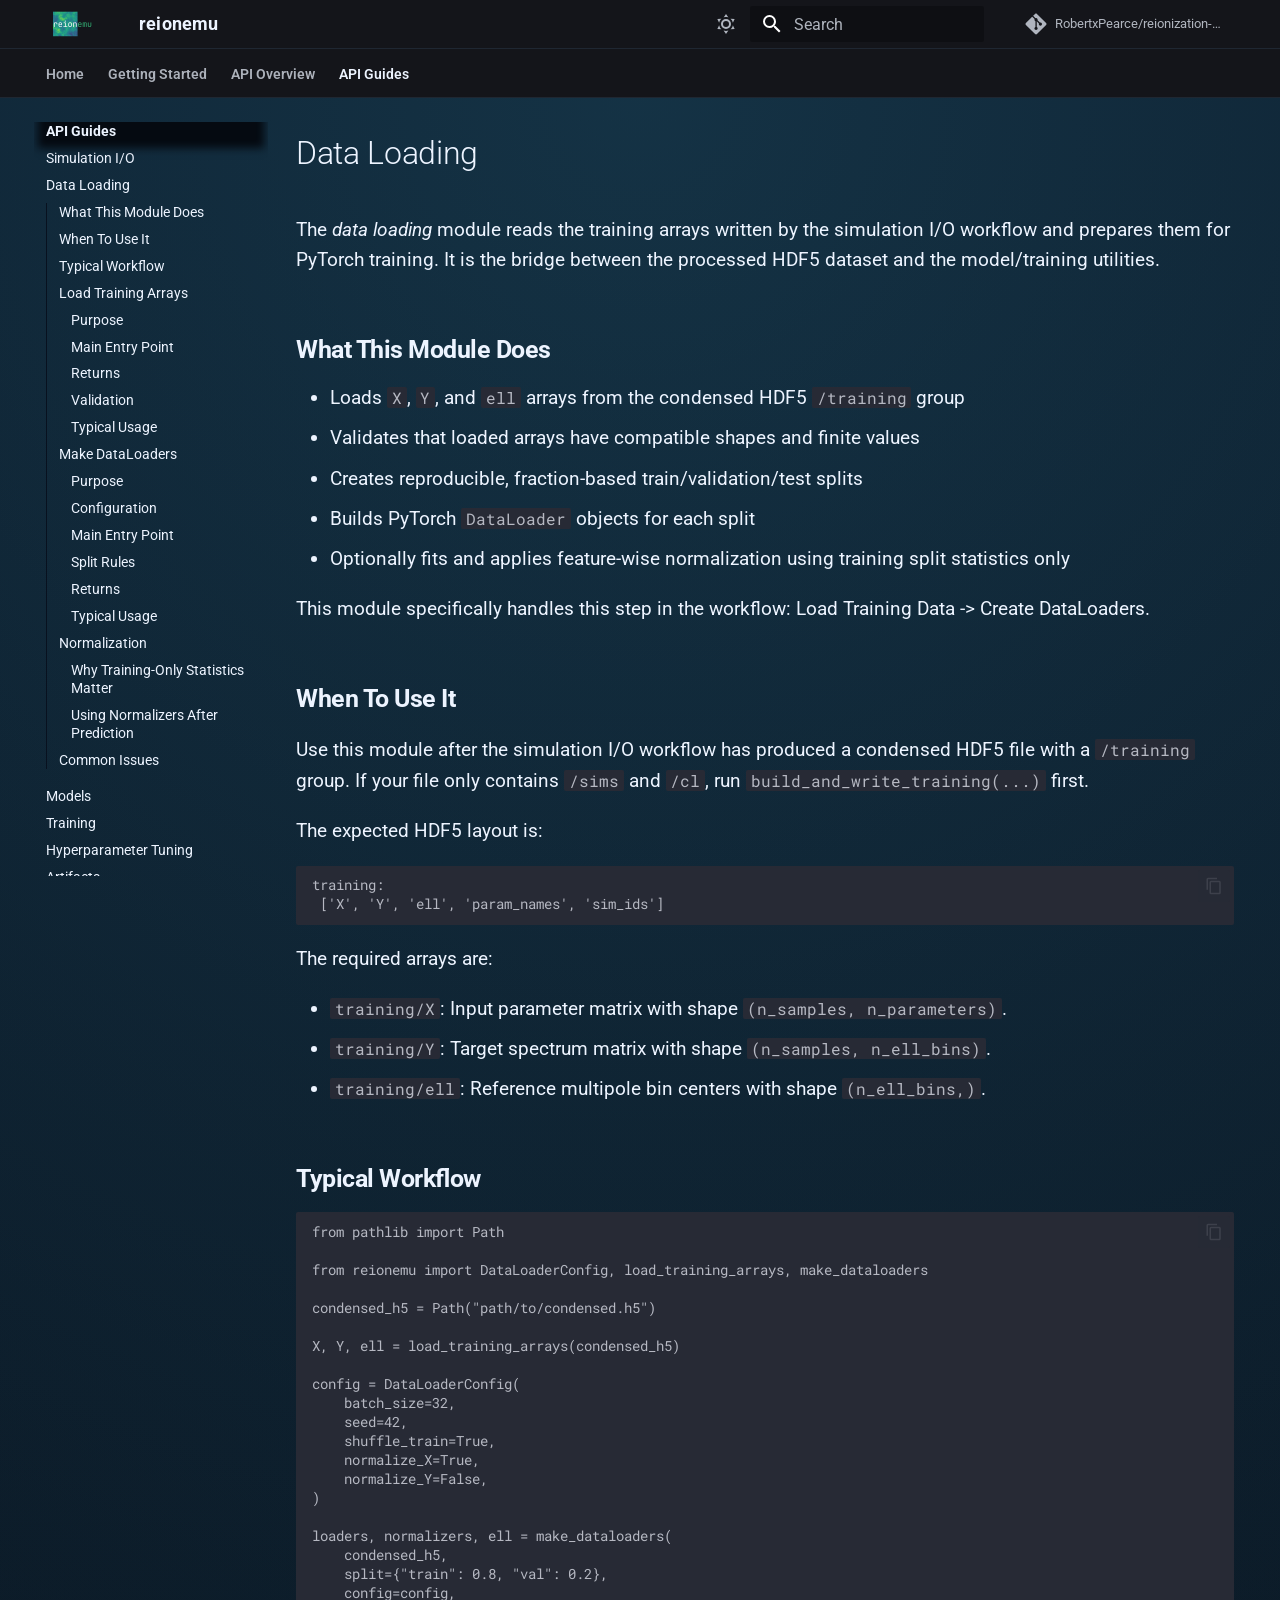
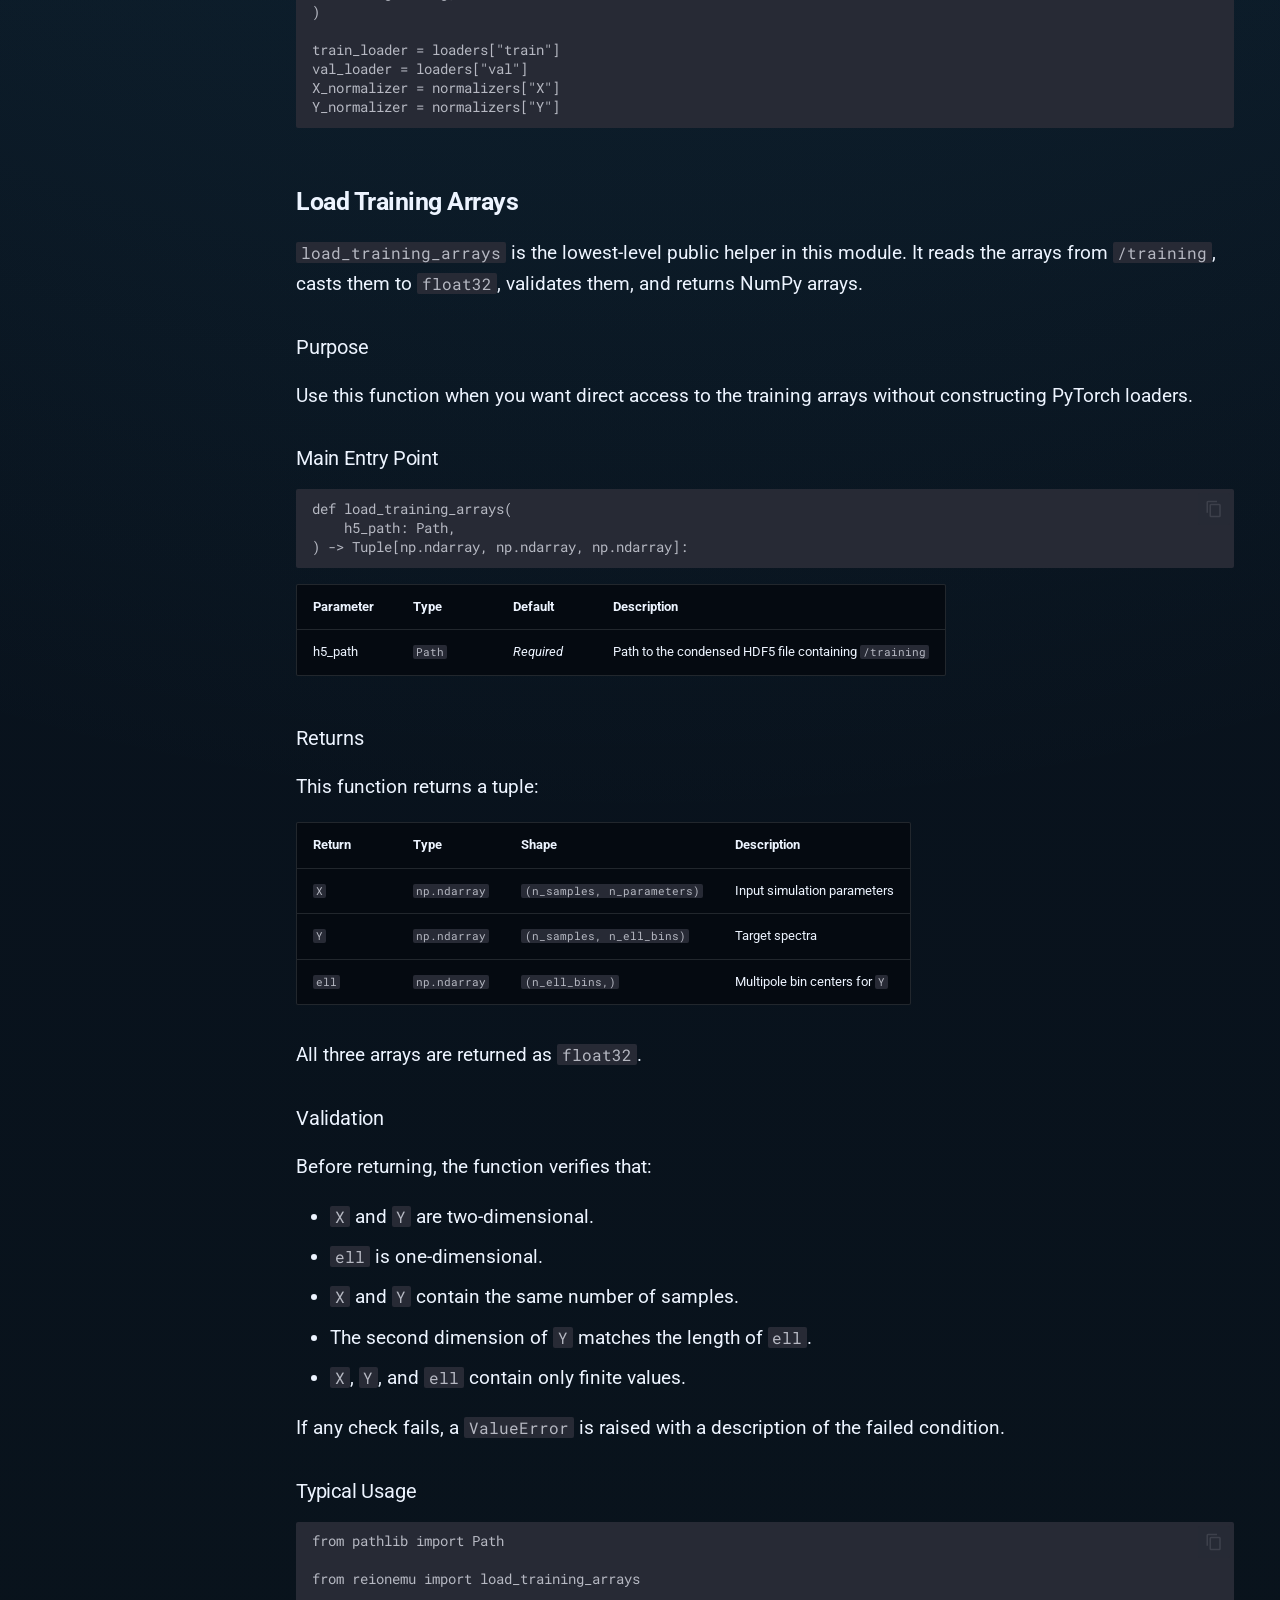
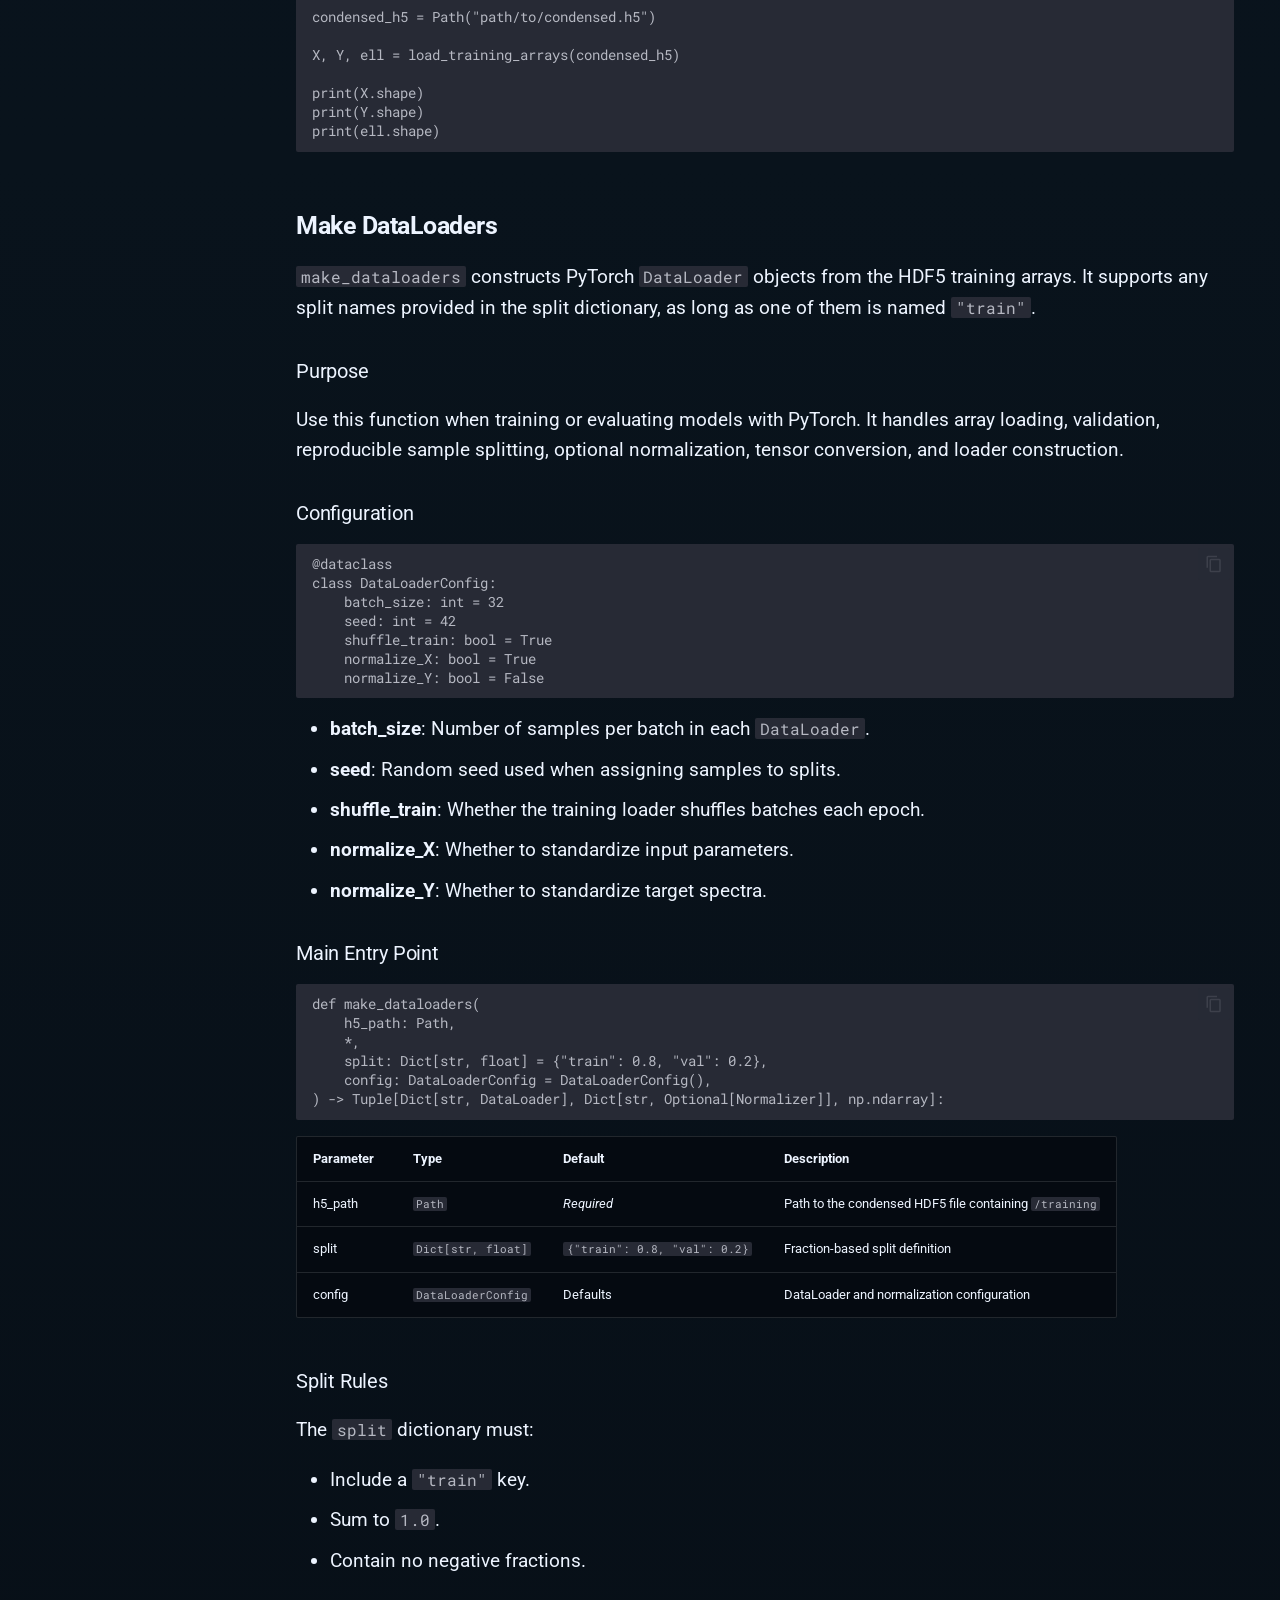
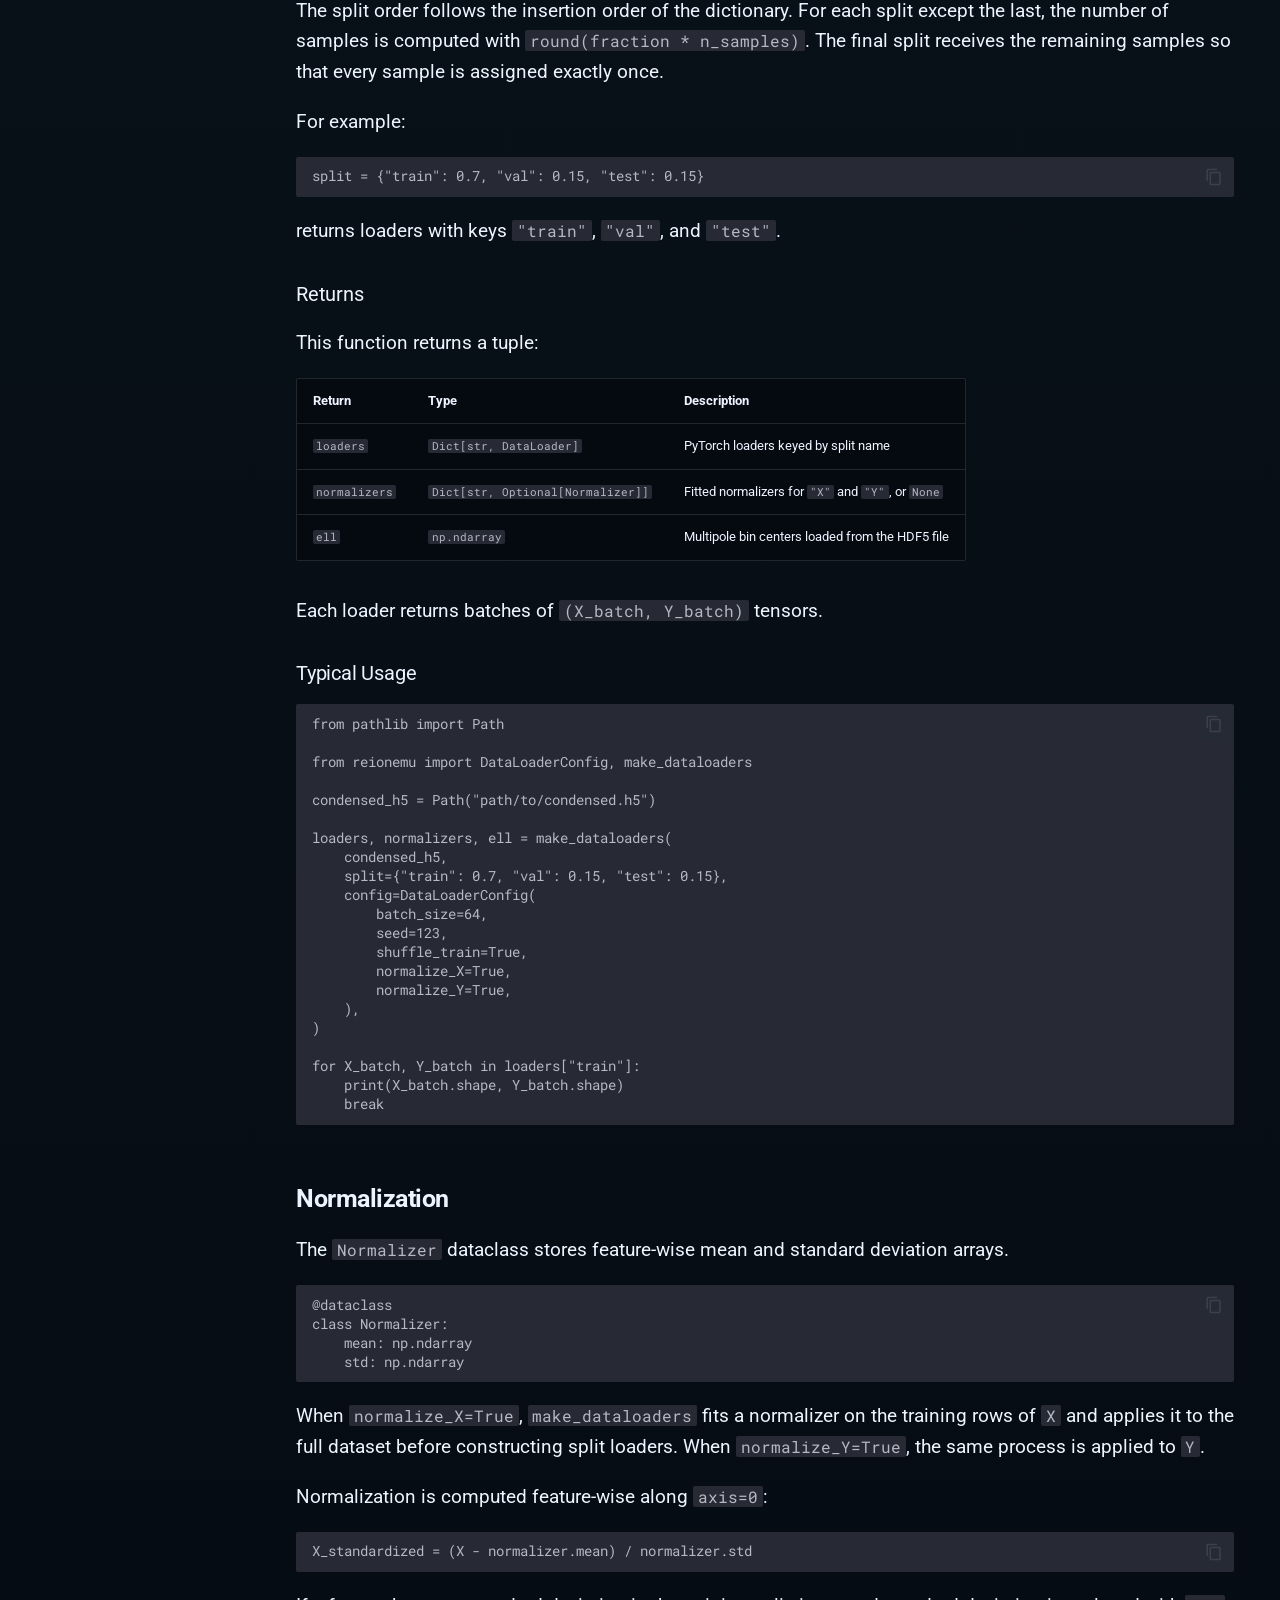
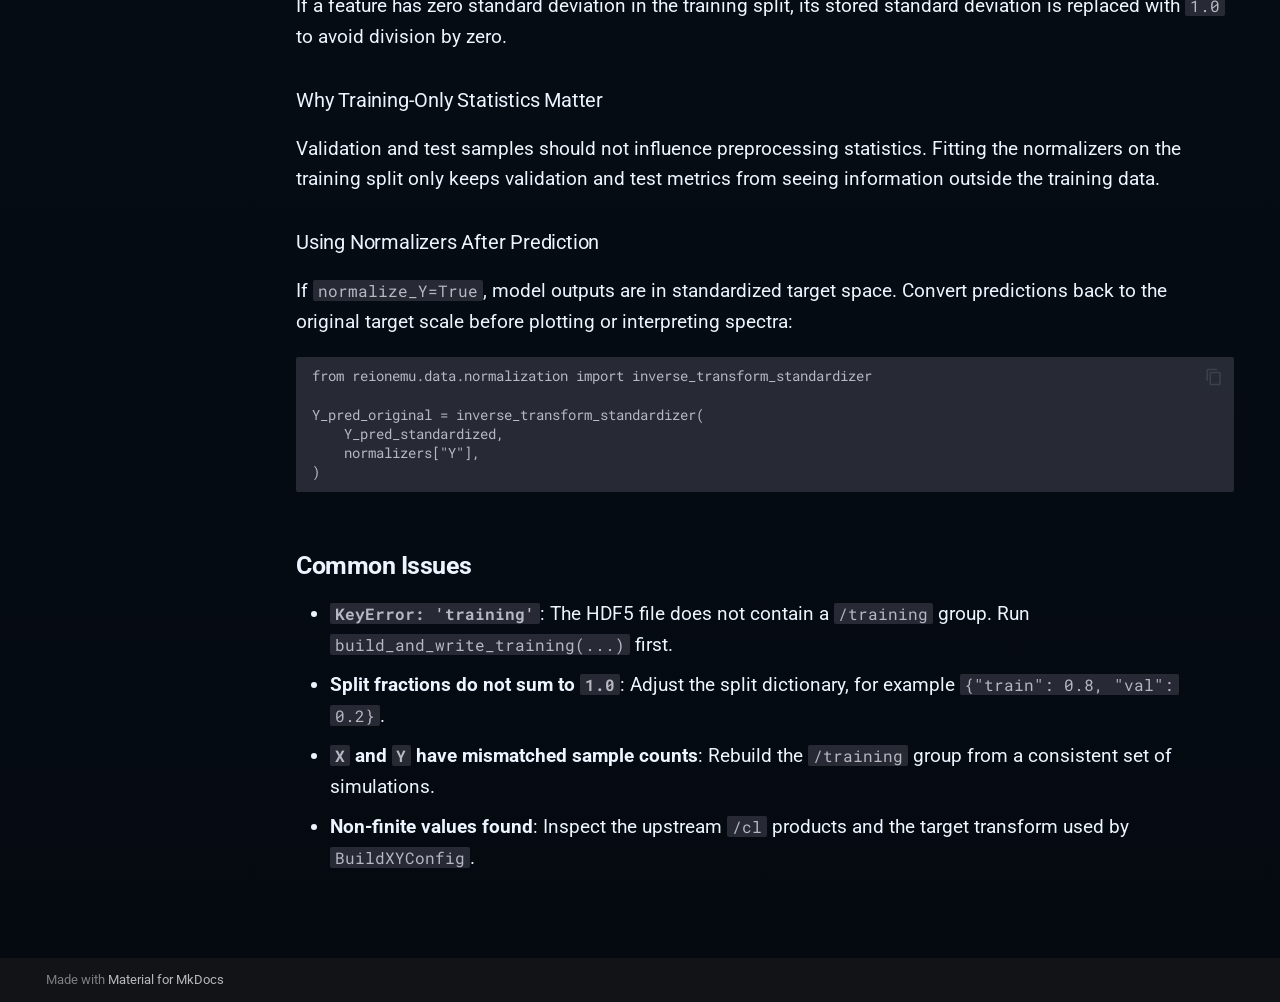
<file: api/data-loading/index.html>
<!doctype html>
<html lang="en" class="no-js">
  <head>
    
      <meta charset="utf-8">
      <meta name="viewport" content="width=device-width,initial-scale=1">
      
        <meta name="description" content="Documentation for the reionemu package.">
      
      
      
        <link rel="canonical" href="https://robertxpearce.github.io/reionization-emulator/api/data-loading/">
      
      
        <link rel="prev" href="../simulation-io/">
      
      
        <link rel="next" href="../models/">
      
      
        
      
      
      <link rel="icon" href="../../assets/reionemu-logo.png">
      <meta name="generator" content="mkdocs-1.6.1, mkdocs-material-9.7.6">
    
    
      
        <title>Data Loading - reionemu</title>
      
    
    
      <link rel="stylesheet" href="../../assets/stylesheets/main.484c7ddc.min.css">
      
        
        <link rel="stylesheet" href="../../assets/stylesheets/palette.ab4e12ef.min.css">
      
      


    
    
      
    
    
      
        
        
        <link rel="preconnect" href="https://fonts.gstatic.com" crossorigin>
        <link rel="stylesheet" href="https://fonts.googleapis.com/css?family=Roboto:300,300i,400,400i,700,700i%7CRoboto+Mono:400,400i,700,700i&display=fallback">
        <style>:root{--md-text-font:"Roboto";--md-code-font:"Roboto Mono"}</style>
      
    
    
      <link rel="stylesheet" href="../../stylesheets/extra.css">
    
    <script>__md_scope=new URL("../..",location),__md_hash=e=>[...e].reduce(((e,_)=>(e<<5)-e+_.charCodeAt(0)),0),__md_get=(e,_=localStorage,t=__md_scope)=>JSON.parse(_.getItem(t.pathname+"."+e)),__md_set=(e,_,t=localStorage,a=__md_scope)=>{try{t.setItem(a.pathname+"."+e,JSON.stringify(_))}catch(e){}}</script>
    
      

    
    
  </head>
  
  
    
    
      
    
    
    
    
    <body dir="ltr" data-md-color-scheme="slate" data-md-color-primary="black" data-md-color-accent="cyan">
  
    
    <input class="md-toggle" data-md-toggle="drawer" type="checkbox" id="__drawer" autocomplete="off">
    <input class="md-toggle" data-md-toggle="search" type="checkbox" id="__search" autocomplete="off">
    <label class="md-overlay" for="__drawer"></label>
    <div data-md-component="skip">
      
        
        <a href="#data-loading" class="md-skip">
          Skip to content
        </a>
      
    </div>
    <div data-md-component="announce">
      
    </div>
    
    
      

<header class="md-header" data-md-component="header">
  <nav class="md-header__inner md-grid" aria-label="Header">
    <a href="../.." title="reionemu" class="md-header__button md-logo" aria-label="reionemu" data-md-component="logo">
      
  <img src="../../assets/reionemu-logo.png" alt="logo">

    </a>
    <label class="md-header__button md-icon" for="__drawer">
      
      <svg xmlns="http://www.w3.org/2000/svg" viewBox="0 0 24 24"><path d="M3 6h18v2H3zm0 5h18v2H3zm0 5h18v2H3z"/></svg>
    </label>
    <div class="md-header__title" data-md-component="header-title">
      <div class="md-header__ellipsis">
        <div class="md-header__topic">
          <span class="md-ellipsis">
            reionemu
          </span>
        </div>
        <div class="md-header__topic" data-md-component="header-topic">
          <span class="md-ellipsis">
            
              Data Loading
            
          </span>
        </div>
      </div>
    </div>
    
      
        <form class="md-header__option" data-md-component="palette">
  
    
    
    
    <input class="md-option" data-md-color-media="" data-md-color-scheme="slate" data-md-color-primary="black" data-md-color-accent="cyan"  aria-label="Switch to light mode"  type="radio" name="__palette" id="__palette_0">
    
      <label class="md-header__button md-icon" title="Switch to light mode" for="__palette_1" hidden>
        <svg xmlns="http://www.w3.org/2000/svg" viewBox="0 0 24 24"><path d="M12 7a5 5 0 0 1 5 5 5 5 0 0 1-5 5 5 5 0 0 1-5-5 5 5 0 0 1 5-5m0 2a3 3 0 0 0-3 3 3 3 0 0 0 3 3 3 3 0 0 0 3-3 3 3 0 0 0-3-3m0-7 2.39 3.42C13.65 5.15 12.84 5 12 5s-1.65.15-2.39.42zM3.34 7l4.16-.35A7.2 7.2 0 0 0 5.94 8.5c-.44.74-.69 1.5-.83 2.29zm.02 10 1.76-3.77a7.131 7.131 0 0 0 2.38 4.14zM20.65 7l-1.77 3.79a7.02 7.02 0 0 0-2.38-4.15zm-.01 10-4.14.36c.59-.51 1.12-1.14 1.54-1.86.42-.73.69-1.5.83-2.29zM12 22l-2.41-3.44c.74.27 1.55.44 2.41.44.82 0 1.63-.17 2.37-.44z"/></svg>
      </label>
    
  
    
    
    
    <input class="md-option" data-md-color-media="" data-md-color-scheme="default" data-md-color-primary="blue-grey" data-md-color-accent="cyan"  aria-label="Switch to dark mode"  type="radio" name="__palette" id="__palette_1">
    
      <label class="md-header__button md-icon" title="Switch to dark mode" for="__palette_0" hidden>
        <svg xmlns="http://www.w3.org/2000/svg" viewBox="0 0 24 24"><path d="m17.75 4.09-2.53 1.94.91 3.06-2.63-1.81-2.63 1.81.91-3.06-2.53-1.94L12.44 4l1.06-3 1.06 3zm3.5 6.91-1.64 1.25.59 1.98-1.7-1.17-1.7 1.17.59-1.98L15.75 11l2.06-.05L18.5 9l.69 1.95zm-2.28 4.95c.83-.08 1.72 1.1 1.19 1.85-.32.45-.66.87-1.08 1.27C15.17 23 8.84 23 4.94 19.07c-3.91-3.9-3.91-10.24 0-14.14.4-.4.82-.76 1.27-1.08.75-.53 1.93.36 1.85 1.19-.27 2.86.69 5.83 2.89 8.02a9.96 9.96 0 0 0 8.02 2.89m-1.64 2.02a12.08 12.08 0 0 1-7.8-3.47c-2.17-2.19-3.33-5-3.49-7.82-2.81 3.14-2.7 7.96.31 10.98 3.02 3.01 7.84 3.12 10.98.31"/></svg>
      </label>
    
  
</form>
      
    
    
      <script>var palette=__md_get("__palette");if(palette&&palette.color){if("(prefers-color-scheme)"===palette.color.media){var media=matchMedia("(prefers-color-scheme: light)"),input=document.querySelector(media.matches?"[data-md-color-media='(prefers-color-scheme: light)']":"[data-md-color-media='(prefers-color-scheme: dark)']");palette.color.media=input.getAttribute("data-md-color-media"),palette.color.scheme=input.getAttribute("data-md-color-scheme"),palette.color.primary=input.getAttribute("data-md-color-primary"),palette.color.accent=input.getAttribute("data-md-color-accent")}for(var[key,value]of Object.entries(palette.color))document.body.setAttribute("data-md-color-"+key,value)}</script>
    
    
    
      
      
        <label class="md-header__button md-icon" for="__search">
          
          <svg xmlns="http://www.w3.org/2000/svg" viewBox="0 0 24 24"><path d="M9.5 3A6.5 6.5 0 0 1 16 9.5c0 1.61-.59 3.09-1.56 4.23l.27.27h.79l5 5-1.5 1.5-5-5v-.79l-.27-.27A6.52 6.52 0 0 1 9.5 16 6.5 6.5 0 0 1 3 9.5 6.5 6.5 0 0 1 9.5 3m0 2C7 5 5 7 5 9.5S7 14 9.5 14 14 12 14 9.5 12 5 9.5 5"/></svg>
        </label>
        <div class="md-search" data-md-component="search" role="dialog">
  <label class="md-search__overlay" for="__search"></label>
  <div class="md-search__inner" role="search">
    <form class="md-search__form" name="search">
      <input type="text" class="md-search__input" name="query" aria-label="Search" placeholder="Search" autocapitalize="off" autocorrect="off" autocomplete="off" spellcheck="false" data-md-component="search-query" required>
      <label class="md-search__icon md-icon" for="__search">
        
        <svg xmlns="http://www.w3.org/2000/svg" viewBox="0 0 24 24"><path d="M9.5 3A6.5 6.5 0 0 1 16 9.5c0 1.61-.59 3.09-1.56 4.23l.27.27h.79l5 5-1.5 1.5-5-5v-.79l-.27-.27A6.52 6.52 0 0 1 9.5 16 6.5 6.5 0 0 1 3 9.5 6.5 6.5 0 0 1 9.5 3m0 2C7 5 5 7 5 9.5S7 14 9.5 14 14 12 14 9.5 12 5 9.5 5"/></svg>
        
        <svg xmlns="http://www.w3.org/2000/svg" viewBox="0 0 24 24"><path d="M20 11v2H8l5.5 5.5-1.42 1.42L4.16 12l7.92-7.92L13.5 5.5 8 11z"/></svg>
      </label>
      <nav class="md-search__options" aria-label="Search">
        
        <button type="reset" class="md-search__icon md-icon" title="Clear" aria-label="Clear" tabindex="-1">
          
          <svg xmlns="http://www.w3.org/2000/svg" viewBox="0 0 24 24"><path d="M19 6.41 17.59 5 12 10.59 6.41 5 5 6.41 10.59 12 5 17.59 6.41 19 12 13.41 17.59 19 19 17.59 13.41 12z"/></svg>
        </button>
      </nav>
      
    </form>
    <div class="md-search__output">
      <div class="md-search__scrollwrap" tabindex="0" data-md-scrollfix>
        <div class="md-search-result" data-md-component="search-result">
          <div class="md-search-result__meta">
            Initializing search
          </div>
          <ol class="md-search-result__list" role="presentation"></ol>
        </div>
      </div>
    </div>
  </div>
</div>
      
    
    
      <div class="md-header__source">
        <a href="https://github.com/RobertxPearce/reionization-emulator" title="Go to repository" class="md-source" data-md-component="source">
  <div class="md-source__icon md-icon">
    
    <svg xmlns="http://www.w3.org/2000/svg" viewBox="0 0 448 512"><!--! Font Awesome Free 7.1.0 by @fontawesome - https://fontawesome.com License - https://fontawesome.com/license/free (Icons: CC BY 4.0, Fonts: SIL OFL 1.1, Code: MIT License) Copyright 2025 Fonticons, Inc.--><path d="M439.6 236.1 244 40.5c-5.4-5.5-12.8-8.5-20.4-8.5s-15 3-20.4 8.4L162.5 81l51.5 51.5c27.1-9.1 52.7 16.8 43.4 43.7l49.7 49.7c34.2-11.8 61.2 31 35.5 56.7-26.5 26.5-70.2-2.9-56-37.3L240.3 199v121.9c25.3 12.5 22.3 41.8 9.1 55-6.4 6.4-15.2 10.1-24.3 10.1s-17.8-3.6-24.3-10.1c-17.6-17.6-11.1-46.9 11.2-56v-123c-20.8-8.5-24.6-30.7-18.6-45L142.6 101 8.5 235.1C3 240.6 0 247.9 0 255.5s3 15 8.5 20.4l195.6 195.7c5.4 5.4 12.7 8.4 20.4 8.4s15-3 20.4-8.4l194.7-194.7c5.4-5.4 8.4-12.8 8.4-20.4s-3-15-8.4-20.4"/></svg>
  </div>
  <div class="md-source__repository">
    RobertxPearce/reionization-emulator
  </div>
</a>
      </div>
    
  </nav>
  
</header>
    
    <div class="md-container" data-md-component="container">
      
      
        
          
            
<nav class="md-tabs" aria-label="Tabs" data-md-component="tabs">
  <div class="md-grid">
    <ul class="md-tabs__list">
      
        
  
  
  
  
    <li class="md-tabs__item">
      <a href="../.." class="md-tabs__link">
        
  
  
    
  
  Home

      </a>
    </li>
  

      
        
  
  
  
  
    <li class="md-tabs__item">
      <a href="../../getting-started/" class="md-tabs__link">
        
  
  
    
  
  Getting Started

      </a>
    </li>
  

      
        
  
  
  
  
    <li class="md-tabs__item">
      <a href="../../api-overview/" class="md-tabs__link">
        
  
  
    
  
  API Overview

      </a>
    </li>
  

      
        
  
  
  
    
  
  
    
    
      <li class="md-tabs__item md-tabs__item--active">
        <a href="../simulation-io/" class="md-tabs__link">
          
  
  
  API Guides

        </a>
      </li>
    
  

      
    </ul>
  </div>
</nav>
          
        
      
      <main class="md-main" data-md-component="main">
        <div class="md-main__inner md-grid">
          
            
              
              <div class="md-sidebar md-sidebar--primary" data-md-component="sidebar" data-md-type="navigation" >
                <div class="md-sidebar__scrollwrap">
                  <div class="md-sidebar__inner">
                    


  


  

<nav class="md-nav md-nav--primary md-nav--lifted md-nav--integrated" aria-label="Navigation" data-md-level="0">
  <label class="md-nav__title" for="__drawer">
    <a href="../.." title="reionemu" class="md-nav__button md-logo" aria-label="reionemu" data-md-component="logo">
      
  <img src="../../assets/reionemu-logo.png" alt="logo">

    </a>
    reionemu
  </label>
  
    <div class="md-nav__source">
      <a href="https://github.com/RobertxPearce/reionization-emulator" title="Go to repository" class="md-source" data-md-component="source">
  <div class="md-source__icon md-icon">
    
    <svg xmlns="http://www.w3.org/2000/svg" viewBox="0 0 448 512"><!--! Font Awesome Free 7.1.0 by @fontawesome - https://fontawesome.com License - https://fontawesome.com/license/free (Icons: CC BY 4.0, Fonts: SIL OFL 1.1, Code: MIT License) Copyright 2025 Fonticons, Inc.--><path d="M439.6 236.1 244 40.5c-5.4-5.5-12.8-8.5-20.4-8.5s-15 3-20.4 8.4L162.5 81l51.5 51.5c27.1-9.1 52.7 16.8 43.4 43.7l49.7 49.7c34.2-11.8 61.2 31 35.5 56.7-26.5 26.5-70.2-2.9-56-37.3L240.3 199v121.9c25.3 12.5 22.3 41.8 9.1 55-6.4 6.4-15.2 10.1-24.3 10.1s-17.8-3.6-24.3-10.1c-17.6-17.6-11.1-46.9 11.2-56v-123c-20.8-8.5-24.6-30.7-18.6-45L142.6 101 8.5 235.1C3 240.6 0 247.9 0 255.5s3 15 8.5 20.4l195.6 195.7c5.4 5.4 12.7 8.4 20.4 8.4s15-3 20.4-8.4l194.7-194.7c5.4-5.4 8.4-12.8 8.4-20.4s-3-15-8.4-20.4"/></svg>
  </div>
  <div class="md-source__repository">
    RobertxPearce/reionization-emulator
  </div>
</a>
    </div>
  
  <ul class="md-nav__list" data-md-scrollfix>
    
      
      
  
  
  
  
    <li class="md-nav__item">
      <a href="../.." class="md-nav__link">
        
  
  
  <span class="md-ellipsis">
    
  
    Home
  

    
  </span>
  
  

      </a>
    </li>
  

    
      
      
  
  
  
  
    <li class="md-nav__item">
      <a href="../../getting-started/" class="md-nav__link">
        
  
  
  <span class="md-ellipsis">
    
  
    Getting Started
  

    
  </span>
  
  

      </a>
    </li>
  

    
      
      
  
  
  
  
    <li class="md-nav__item">
      <a href="../../api-overview/" class="md-nav__link">
        
  
  
  <span class="md-ellipsis">
    
  
    API Overview
  

    
  </span>
  
  

      </a>
    </li>
  

    
      
      
  
  
    
  
  
  
    
    
    
    
      
        
        
      
      
        
      
    
    
    <li class="md-nav__item md-nav__item--active md-nav__item--section md-nav__item--nested">
      
        
        
        <input class="md-nav__toggle md-toggle " type="checkbox" id="__nav_4" checked>
        
          
          <label class="md-nav__link" for="__nav_4" id="__nav_4_label" tabindex="">
            
  
  
  <span class="md-ellipsis">
    
  
    API Guides
  

    
  </span>
  
  

            <span class="md-nav__icon md-icon"></span>
          </label>
        
        <nav class="md-nav" data-md-level="1" aria-labelledby="__nav_4_label" aria-expanded="true">
          <label class="md-nav__title" for="__nav_4">
            <span class="md-nav__icon md-icon"></span>
            
  
    API Guides
  

          </label>
          <ul class="md-nav__list" data-md-scrollfix>
            
              
                
  
  
  
  
    <li class="md-nav__item">
      <a href="../simulation-io/" class="md-nav__link">
        
  
  
  <span class="md-ellipsis">
    
  
    Simulation I/O
  

    
  </span>
  
  

      </a>
    </li>
  

              
            
              
                
  
  
    
  
  
  
    <li class="md-nav__item md-nav__item--active">
      
      <input class="md-nav__toggle md-toggle" type="checkbox" id="__toc">
      
      
        
      
      
        <label class="md-nav__link md-nav__link--active" for="__toc">
          
  
  
  <span class="md-ellipsis">
    
  
    Data Loading
  

    
  </span>
  
  

          <span class="md-nav__icon md-icon"></span>
        </label>
      
      <a href="./" class="md-nav__link md-nav__link--active">
        
  
  
  <span class="md-ellipsis">
    
  
    Data Loading
  

    
  </span>
  
  

      </a>
      
        

<nav class="md-nav md-nav--secondary" aria-label="Table of contents">
  
  
  
    
  
  
    <label class="md-nav__title" for="__toc">
      <span class="md-nav__icon md-icon"></span>
      Table of contents
    </label>
    <ul class="md-nav__list" data-md-component="toc" data-md-scrollfix>
      
        <li class="md-nav__item">
  <a href="#what-this-module-does" class="md-nav__link">
    <span class="md-ellipsis">
      
        What This Module Does
      
    </span>
  </a>
  
</li>
      
        <li class="md-nav__item">
  <a href="#when-to-use-it" class="md-nav__link">
    <span class="md-ellipsis">
      
        When To Use It
      
    </span>
  </a>
  
</li>
      
        <li class="md-nav__item">
  <a href="#typical-workflow" class="md-nav__link">
    <span class="md-ellipsis">
      
        Typical Workflow
      
    </span>
  </a>
  
</li>
      
        <li class="md-nav__item">
  <a href="#load-training-arrays" class="md-nav__link">
    <span class="md-ellipsis">
      
        Load Training Arrays
      
    </span>
  </a>
  
    <nav class="md-nav" aria-label="Load Training Arrays">
      <ul class="md-nav__list">
        
          <li class="md-nav__item">
  <a href="#purpose" class="md-nav__link">
    <span class="md-ellipsis">
      
        Purpose
      
    </span>
  </a>
  
</li>
        
          <li class="md-nav__item">
  <a href="#main-entry-point" class="md-nav__link">
    <span class="md-ellipsis">
      
        Main Entry Point
      
    </span>
  </a>
  
</li>
        
          <li class="md-nav__item">
  <a href="#returns" class="md-nav__link">
    <span class="md-ellipsis">
      
        Returns
      
    </span>
  </a>
  
</li>
        
          <li class="md-nav__item">
  <a href="#validation" class="md-nav__link">
    <span class="md-ellipsis">
      
        Validation
      
    </span>
  </a>
  
</li>
        
          <li class="md-nav__item">
  <a href="#typical-usage" class="md-nav__link">
    <span class="md-ellipsis">
      
        Typical Usage
      
    </span>
  </a>
  
</li>
        
      </ul>
    </nav>
  
</li>
      
        <li class="md-nav__item">
  <a href="#make-dataloaders" class="md-nav__link">
    <span class="md-ellipsis">
      
        Make DataLoaders
      
    </span>
  </a>
  
    <nav class="md-nav" aria-label="Make DataLoaders">
      <ul class="md-nav__list">
        
          <li class="md-nav__item">
  <a href="#purpose_1" class="md-nav__link">
    <span class="md-ellipsis">
      
        Purpose
      
    </span>
  </a>
  
</li>
        
          <li class="md-nav__item">
  <a href="#configuration" class="md-nav__link">
    <span class="md-ellipsis">
      
        Configuration
      
    </span>
  </a>
  
</li>
        
          <li class="md-nav__item">
  <a href="#main-entry-point_1" class="md-nav__link">
    <span class="md-ellipsis">
      
        Main Entry Point
      
    </span>
  </a>
  
</li>
        
          <li class="md-nav__item">
  <a href="#split-rules" class="md-nav__link">
    <span class="md-ellipsis">
      
        Split Rules
      
    </span>
  </a>
  
</li>
        
          <li class="md-nav__item">
  <a href="#returns_1" class="md-nav__link">
    <span class="md-ellipsis">
      
        Returns
      
    </span>
  </a>
  
</li>
        
          <li class="md-nav__item">
  <a href="#typical-usage_1" class="md-nav__link">
    <span class="md-ellipsis">
      
        Typical Usage
      
    </span>
  </a>
  
</li>
        
      </ul>
    </nav>
  
</li>
      
        <li class="md-nav__item">
  <a href="#normalization" class="md-nav__link">
    <span class="md-ellipsis">
      
        Normalization
      
    </span>
  </a>
  
    <nav class="md-nav" aria-label="Normalization">
      <ul class="md-nav__list">
        
          <li class="md-nav__item">
  <a href="#why-training-only-statistics-matter" class="md-nav__link">
    <span class="md-ellipsis">
      
        Why Training-Only Statistics Matter
      
    </span>
  </a>
  
</li>
        
          <li class="md-nav__item">
  <a href="#using-normalizers-after-prediction" class="md-nav__link">
    <span class="md-ellipsis">
      
        Using Normalizers After Prediction
      
    </span>
  </a>
  
</li>
        
      </ul>
    </nav>
  
</li>
      
        <li class="md-nav__item">
  <a href="#common-issues" class="md-nav__link">
    <span class="md-ellipsis">
      
        Common Issues
      
    </span>
  </a>
  
</li>
      
    </ul>
  
</nav>
      
    </li>
  

              
            
              
                
  
  
  
  
    <li class="md-nav__item">
      <a href="../models/" class="md-nav__link">
        
  
  
  <span class="md-ellipsis">
    
  
    Models
  

    
  </span>
  
  

      </a>
    </li>
  

              
            
              
                
  
  
  
  
    <li class="md-nav__item">
      <a href="../training/" class="md-nav__link">
        
  
  
  <span class="md-ellipsis">
    
  
    Training
  

    
  </span>
  
  

      </a>
    </li>
  

              
            
              
                
  
  
  
  
    <li class="md-nav__item">
      <a href="../hyperparameter-tuning/" class="md-nav__link">
        
  
  
  <span class="md-ellipsis">
    
  
    Hyperparameter Tuning
  

    
  </span>
  
  

      </a>
    </li>
  

              
            
              
                
  
  
  
  
    <li class="md-nav__item">
      <a href="../artifacts/" class="md-nav__link">
        
  
  
  <span class="md-ellipsis">
    
  
    Artifacts
  

    
  </span>
  
  

      </a>
    </li>
  

              
            
          </ul>
        </nav>
      
    </li>
  

    
  </ul>
</nav>
                  </div>
                </div>
              </div>
            
            
          
          
            <div class="md-content" data-md-component="content">
              
              <article class="md-content__inner md-typeset">
                
                  


  
  


<h1 id="data-loading">Data Loading<a class="headerlink" href="#data-loading" title="Permanent link">&para;</a></h1>
<p>The <em>data loading</em> module reads the training arrays written by the simulation I/O workflow and prepares them for PyTorch training. It is the bridge between the processed HDF5 dataset and the model/training utilities.</p>
<h2 id="what-this-module-does">What This Module Does<a class="headerlink" href="#what-this-module-does" title="Permanent link">&para;</a></h2>
<ul>
<li>Loads <code>X</code>, <code>Y</code>, and <code>ell</code> arrays from the condensed HDF5 <code>/training</code> group</li>
<li>Validates that loaded arrays have compatible shapes and finite values</li>
<li>Creates reproducible, fraction-based train/validation/test splits</li>
<li>Builds PyTorch <code>DataLoader</code> objects for each split</li>
<li>Optionally fits and applies feature-wise normalization using training split statistics only</li>
</ul>
<p>This module specifically handles this step in the workflow: Load Training Data -&gt; Create DataLoaders.</p>
<h2 id="when-to-use-it">When To Use It<a class="headerlink" href="#when-to-use-it" title="Permanent link">&para;</a></h2>
<p>Use this module after the simulation I/O workflow has produced a condensed HDF5 file with a <code>/training</code> group. If your file only contains <code>/sims</code> and <code>/cl</code>, run <code>build_and_write_training(...)</code> first.</p>
<p>The expected HDF5 layout is:</p>
<pre><code>training:
 ['X', 'Y', 'ell', 'param_names', 'sim_ids']
</code></pre>
<p>The required arrays are:</p>
<ul>
<li><code>training/X</code>: Input parameter matrix with shape <code>(n_samples, n_parameters)</code>.</li>
<li><code>training/Y</code>: Target spectrum matrix with shape <code>(n_samples, n_ell_bins)</code>.</li>
<li><code>training/ell</code>: Reference multipole bin centers with shape <code>(n_ell_bins,)</code>.</li>
</ul>
<h2 id="typical-workflow">Typical Workflow<a class="headerlink" href="#typical-workflow" title="Permanent link">&para;</a></h2>
<pre><code class="language-python">from pathlib import Path

from reionemu import DataLoaderConfig, load_training_arrays, make_dataloaders

condensed_h5 = Path(&quot;path/to/condensed.h5&quot;)

X, Y, ell = load_training_arrays(condensed_h5)

config = DataLoaderConfig(
    batch_size=32,
    seed=42,
    shuffle_train=True,
    normalize_X=True,
    normalize_Y=False,
)

loaders, normalizers, ell = make_dataloaders(
    condensed_h5,
    split={&quot;train&quot;: 0.8, &quot;val&quot;: 0.2},
    config=config,
)

train_loader = loaders[&quot;train&quot;]
val_loader = loaders[&quot;val&quot;]
X_normalizer = normalizers[&quot;X&quot;]
Y_normalizer = normalizers[&quot;Y&quot;]
</code></pre>
<h2 id="load-training-arrays">Load Training Arrays<a class="headerlink" href="#load-training-arrays" title="Permanent link">&para;</a></h2>
<p><code>load_training_arrays</code> is the lowest-level public helper in this module. It reads the arrays from <code>/training</code>, casts them to <code>float32</code>, validates them, and returns NumPy arrays.</p>
<h3 id="purpose">Purpose<a class="headerlink" href="#purpose" title="Permanent link">&para;</a></h3>
<p>Use this function when you want direct access to the training arrays without constructing PyTorch loaders.</p>
<h3 id="main-entry-point">Main Entry Point<a class="headerlink" href="#main-entry-point" title="Permanent link">&para;</a></h3>
<pre><code class="language-python">def load_training_arrays(
    h5_path: Path,
) -&gt; Tuple[np.ndarray, np.ndarray, np.ndarray]:
</code></pre>
<table>
<thead>
<tr>
<th style="text-align: left;">Parameter</th>
<th style="text-align: left;">Type</th>
<th style="text-align: left;">Default</th>
<th style="text-align: left;">Description</th>
</tr>
</thead>
<tbody>
<tr>
<td style="text-align: left;">h5_path</td>
<td style="text-align: left;"><code>Path</code></td>
<td style="text-align: left;"><em>Required</em></td>
<td style="text-align: left;">Path to the condensed HDF5 file containing <code>/training</code></td>
</tr>
</tbody>
</table>
<h3 id="returns">Returns<a class="headerlink" href="#returns" title="Permanent link">&para;</a></h3>
<p>This function returns a tuple:</p>
<table>
<thead>
<tr>
<th style="text-align: left;">Return</th>
<th style="text-align: left;">Type</th>
<th style="text-align: left;">Shape</th>
<th style="text-align: left;">Description</th>
</tr>
</thead>
<tbody>
<tr>
<td style="text-align: left;"><code>X</code></td>
<td style="text-align: left;"><code>np.ndarray</code></td>
<td style="text-align: left;"><code>(n_samples, n_parameters)</code></td>
<td style="text-align: left;">Input simulation parameters</td>
</tr>
<tr>
<td style="text-align: left;"><code>Y</code></td>
<td style="text-align: left;"><code>np.ndarray</code></td>
<td style="text-align: left;"><code>(n_samples, n_ell_bins)</code></td>
<td style="text-align: left;">Target spectra</td>
</tr>
<tr>
<td style="text-align: left;"><code>ell</code></td>
<td style="text-align: left;"><code>np.ndarray</code></td>
<td style="text-align: left;"><code>(n_ell_bins,)</code></td>
<td style="text-align: left;">Multipole bin centers for <code>Y</code></td>
</tr>
</tbody>
</table>
<p>All three arrays are returned as <code>float32</code>.</p>
<h3 id="validation">Validation<a class="headerlink" href="#validation" title="Permanent link">&para;</a></h3>
<p>Before returning, the function verifies that:</p>
<ul>
<li><code>X</code> and <code>Y</code> are two-dimensional.</li>
<li><code>ell</code> is one-dimensional.</li>
<li><code>X</code> and <code>Y</code> contain the same number of samples.</li>
<li>The second dimension of <code>Y</code> matches the length of <code>ell</code>.</li>
<li><code>X</code>, <code>Y</code>, and <code>ell</code> contain only finite values.</li>
</ul>
<p>If any check fails, a <code>ValueError</code> is raised with a description of the failed condition.</p>
<h3 id="typical-usage">Typical Usage<a class="headerlink" href="#typical-usage" title="Permanent link">&para;</a></h3>
<pre><code class="language-python">from pathlib import Path

from reionemu import load_training_arrays

condensed_h5 = Path(&quot;path/to/condensed.h5&quot;)

X, Y, ell = load_training_arrays(condensed_h5)

print(X.shape)
print(Y.shape)
print(ell.shape)
</code></pre>
<h2 id="make-dataloaders">Make DataLoaders<a class="headerlink" href="#make-dataloaders" title="Permanent link">&para;</a></h2>
<p><code>make_dataloaders</code> constructs PyTorch <code>DataLoader</code> objects from the HDF5 training arrays. It supports any split names provided in the split dictionary, as long as one of them is named <code>"train"</code>.</p>
<h3 id="purpose_1">Purpose<a class="headerlink" href="#purpose_1" title="Permanent link">&para;</a></h3>
<p>Use this function when training or evaluating models with PyTorch. It handles array loading, validation, reproducible sample splitting, optional normalization, tensor conversion, and loader construction.</p>
<h3 id="configuration">Configuration<a class="headerlink" href="#configuration" title="Permanent link">&para;</a></h3>
<pre><code class="language-python">@dataclass
class DataLoaderConfig:
    batch_size: int = 32
    seed: int = 42
    shuffle_train: bool = True
    normalize_X: bool = True
    normalize_Y: bool = False
</code></pre>
<ul>
<li><strong>batch_size</strong>: Number of samples per batch in each <code>DataLoader</code>.</li>
<li><strong>seed</strong>: Random seed used when assigning samples to splits.</li>
<li><strong>shuffle_train</strong>: Whether the training loader shuffles batches each epoch.</li>
<li><strong>normalize_X</strong>: Whether to standardize input parameters.</li>
<li><strong>normalize_Y</strong>: Whether to standardize target spectra.</li>
</ul>
<h3 id="main-entry-point_1">Main Entry Point<a class="headerlink" href="#main-entry-point_1" title="Permanent link">&para;</a></h3>
<pre><code class="language-python">def make_dataloaders(
    h5_path: Path,
    *,
    split: Dict[str, float] = {&quot;train&quot;: 0.8, &quot;val&quot;: 0.2},
    config: DataLoaderConfig = DataLoaderConfig(),
) -&gt; Tuple[Dict[str, DataLoader], Dict[str, Optional[Normalizer]], np.ndarray]:
</code></pre>
<table>
<thead>
<tr>
<th style="text-align: left;">Parameter</th>
<th style="text-align: left;">Type</th>
<th style="text-align: left;">Default</th>
<th style="text-align: left;">Description</th>
</tr>
</thead>
<tbody>
<tr>
<td style="text-align: left;">h5_path</td>
<td style="text-align: left;"><code>Path</code></td>
<td style="text-align: left;"><em>Required</em></td>
<td style="text-align: left;">Path to the condensed HDF5 file containing <code>/training</code></td>
</tr>
<tr>
<td style="text-align: left;">split</td>
<td style="text-align: left;"><code>Dict[str, float]</code></td>
<td style="text-align: left;"><code>{"train": 0.8, "val": 0.2}</code></td>
<td style="text-align: left;">Fraction-based split definition</td>
</tr>
<tr>
<td style="text-align: left;">config</td>
<td style="text-align: left;"><code>DataLoaderConfig</code></td>
<td style="text-align: left;">Defaults</td>
<td style="text-align: left;">DataLoader and normalization configuration</td>
</tr>
</tbody>
</table>
<h3 id="split-rules">Split Rules<a class="headerlink" href="#split-rules" title="Permanent link">&para;</a></h3>
<p>The <code>split</code> dictionary must:</p>
<ul>
<li>Include a <code>"train"</code> key.</li>
<li>Sum to <code>1.0</code>.</li>
<li>Contain no negative fractions.</li>
</ul>
<p>The split order follows the insertion order of the dictionary. For each split except the last, the number of samples is computed with <code>round(fraction * n_samples)</code>. The final split receives the remaining samples so that every sample is assigned exactly once.</p>
<p>For example:</p>
<pre><code class="language-python">split = {&quot;train&quot;: 0.7, &quot;val&quot;: 0.15, &quot;test&quot;: 0.15}
</code></pre>
<p>returns loaders with keys <code>"train"</code>, <code>"val"</code>, and <code>"test"</code>.</p>
<h3 id="returns_1">Returns<a class="headerlink" href="#returns_1" title="Permanent link">&para;</a></h3>
<p>This function returns a tuple:</p>
<table>
<thead>
<tr>
<th style="text-align: left;">Return</th>
<th style="text-align: left;">Type</th>
<th style="text-align: left;">Description</th>
</tr>
</thead>
<tbody>
<tr>
<td style="text-align: left;"><code>loaders</code></td>
<td style="text-align: left;"><code>Dict[str, DataLoader]</code></td>
<td style="text-align: left;">PyTorch loaders keyed by split name</td>
</tr>
<tr>
<td style="text-align: left;"><code>normalizers</code></td>
<td style="text-align: left;"><code>Dict[str, Optional[Normalizer]]</code></td>
<td style="text-align: left;">Fitted normalizers for <code>"X"</code> and <code>"Y"</code>, or <code>None</code></td>
</tr>
<tr>
<td style="text-align: left;"><code>ell</code></td>
<td style="text-align: left;"><code>np.ndarray</code></td>
<td style="text-align: left;">Multipole bin centers loaded from the HDF5 file</td>
</tr>
</tbody>
</table>
<p>Each loader returns batches of <code>(X_batch, Y_batch)</code> tensors.</p>
<h3 id="typical-usage_1">Typical Usage<a class="headerlink" href="#typical-usage_1" title="Permanent link">&para;</a></h3>
<pre><code class="language-python">from pathlib import Path

from reionemu import DataLoaderConfig, make_dataloaders

condensed_h5 = Path(&quot;path/to/condensed.h5&quot;)

loaders, normalizers, ell = make_dataloaders(
    condensed_h5,
    split={&quot;train&quot;: 0.7, &quot;val&quot;: 0.15, &quot;test&quot;: 0.15},
    config=DataLoaderConfig(
        batch_size=64,
        seed=123,
        shuffle_train=True,
        normalize_X=True,
        normalize_Y=True,
    ),
)

for X_batch, Y_batch in loaders[&quot;train&quot;]:
    print(X_batch.shape, Y_batch.shape)
    break
</code></pre>
<h2 id="normalization">Normalization<a class="headerlink" href="#normalization" title="Permanent link">&para;</a></h2>
<p>The <code>Normalizer</code> dataclass stores feature-wise mean and standard deviation arrays.</p>
<pre><code class="language-python">@dataclass
class Normalizer:
    mean: np.ndarray
    std: np.ndarray
</code></pre>
<p>When <code>normalize_X=True</code>, <code>make_dataloaders</code> fits a normalizer on the training rows of <code>X</code> and applies it to the full dataset before constructing split loaders. When <code>normalize_Y=True</code>, the same process is applied to <code>Y</code>.</p>
<p>Normalization is computed feature-wise along <code>axis=0</code>:</p>
<pre><code class="language-python">X_standardized = (X - normalizer.mean) / normalizer.std
</code></pre>
<p>If a feature has zero standard deviation in the training split, its stored standard deviation is replaced with <code>1.0</code> to avoid division by zero.</p>
<h3 id="why-training-only-statistics-matter">Why Training-Only Statistics Matter<a class="headerlink" href="#why-training-only-statistics-matter" title="Permanent link">&para;</a></h3>
<p>Validation and test samples should not influence preprocessing statistics. Fitting the normalizers on the training split only keeps validation and test metrics from seeing information outside the training data.</p>
<h3 id="using-normalizers-after-prediction">Using Normalizers After Prediction<a class="headerlink" href="#using-normalizers-after-prediction" title="Permanent link">&para;</a></h3>
<p>If <code>normalize_Y=True</code>, model outputs are in standardized target space. Convert predictions back to the original target scale before plotting or interpreting spectra:</p>
<pre><code class="language-python">from reionemu.data.normalization import inverse_transform_standardizer

Y_pred_original = inverse_transform_standardizer(
    Y_pred_standardized,
    normalizers[&quot;Y&quot;],
)
</code></pre>
<h2 id="common-issues">Common Issues<a class="headerlink" href="#common-issues" title="Permanent link">&para;</a></h2>
<ul>
<li><strong><code>KeyError: 'training'</code></strong>: The HDF5 file does not contain a <code>/training</code> group. Run <code>build_and_write_training(...)</code> first.</li>
<li><strong>Split fractions do not sum to <code>1.0</code></strong>: Adjust the split dictionary, for example <code>{"train": 0.8, "val": 0.2}</code>.</li>
<li><strong><code>X</code> and <code>Y</code> have mismatched sample counts</strong>: Rebuild the <code>/training</code> group from a consistent set of simulations.</li>
<li><strong>Non-finite values found</strong>: Inspect the upstream <code>/cl</code> products and the target transform used by <code>BuildXYConfig</code>.</li>
</ul>












                
              </article>
            </div>
          
          
<script>var target=document.getElementById(location.hash.slice(1));target&&target.name&&(target.checked=target.name.startsWith("__tabbed_"))</script>
        </div>
        
          <button type="button" class="md-top md-icon" data-md-component="top" hidden>
  
  <svg xmlns="http://www.w3.org/2000/svg" viewBox="0 0 24 24"><path d="M13 20h-2V8l-5.5 5.5-1.42-1.42L12 4.16l7.92 7.92-1.42 1.42L13 8z"/></svg>
  Back to top
</button>
        
      </main>
      
        <footer class="md-footer">
  
  <div class="md-footer-meta md-typeset">
    <div class="md-footer-meta__inner md-grid">
      <div class="md-copyright">
  
  
    Made with
    <a href="https://squidfunk.github.io/mkdocs-material/" target="_blank" rel="noopener">
      Material for MkDocs
    </a>
  
</div>
      
    </div>
  </div>
</footer>
      
    </div>
    <div class="md-dialog" data-md-component="dialog">
      <div class="md-dialog__inner md-typeset"></div>
    </div>
    
    
    
      
      
      <script id="__config" type="application/json">{"annotate": null, "base": "../..", "features": ["navigation.tabs", "navigation.sections", "navigation.top", "toc.integrate", "content.code.copy"], "search": "../../assets/javascripts/workers/search.2c215733.min.js", "tags": null, "translations": {"clipboard.copied": "Copied to clipboard", "clipboard.copy": "Copy to clipboard", "search.result.more.one": "1 more on this page", "search.result.more.other": "# more on this page", "search.result.none": "No matching documents", "search.result.one": "1 matching document", "search.result.other": "# matching documents", "search.result.placeholder": "Type to start searching", "search.result.term.missing": "Missing", "select.version": "Select version"}, "version": null}</script>
    
    
      <script src="../../assets/javascripts/bundle.79ae519e.min.js"></script>
      
    
  </body>
</html>
</file>
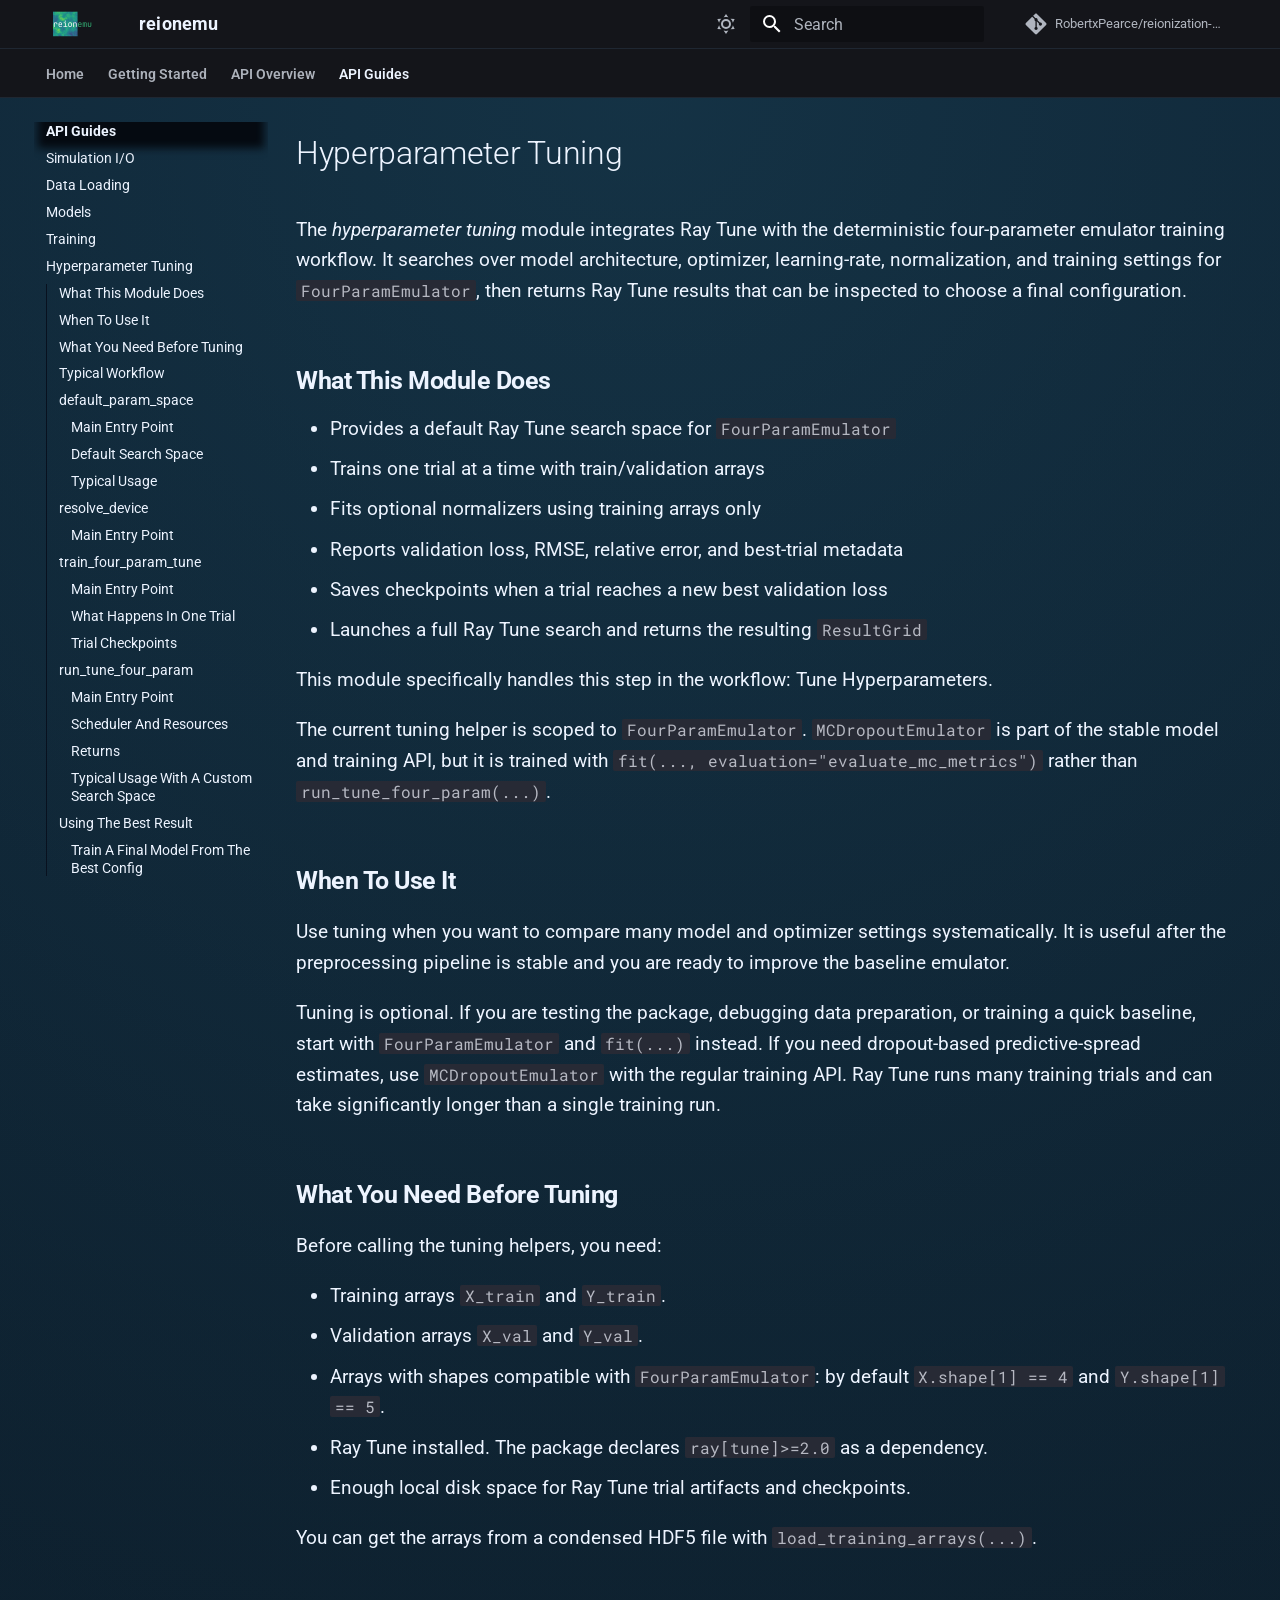
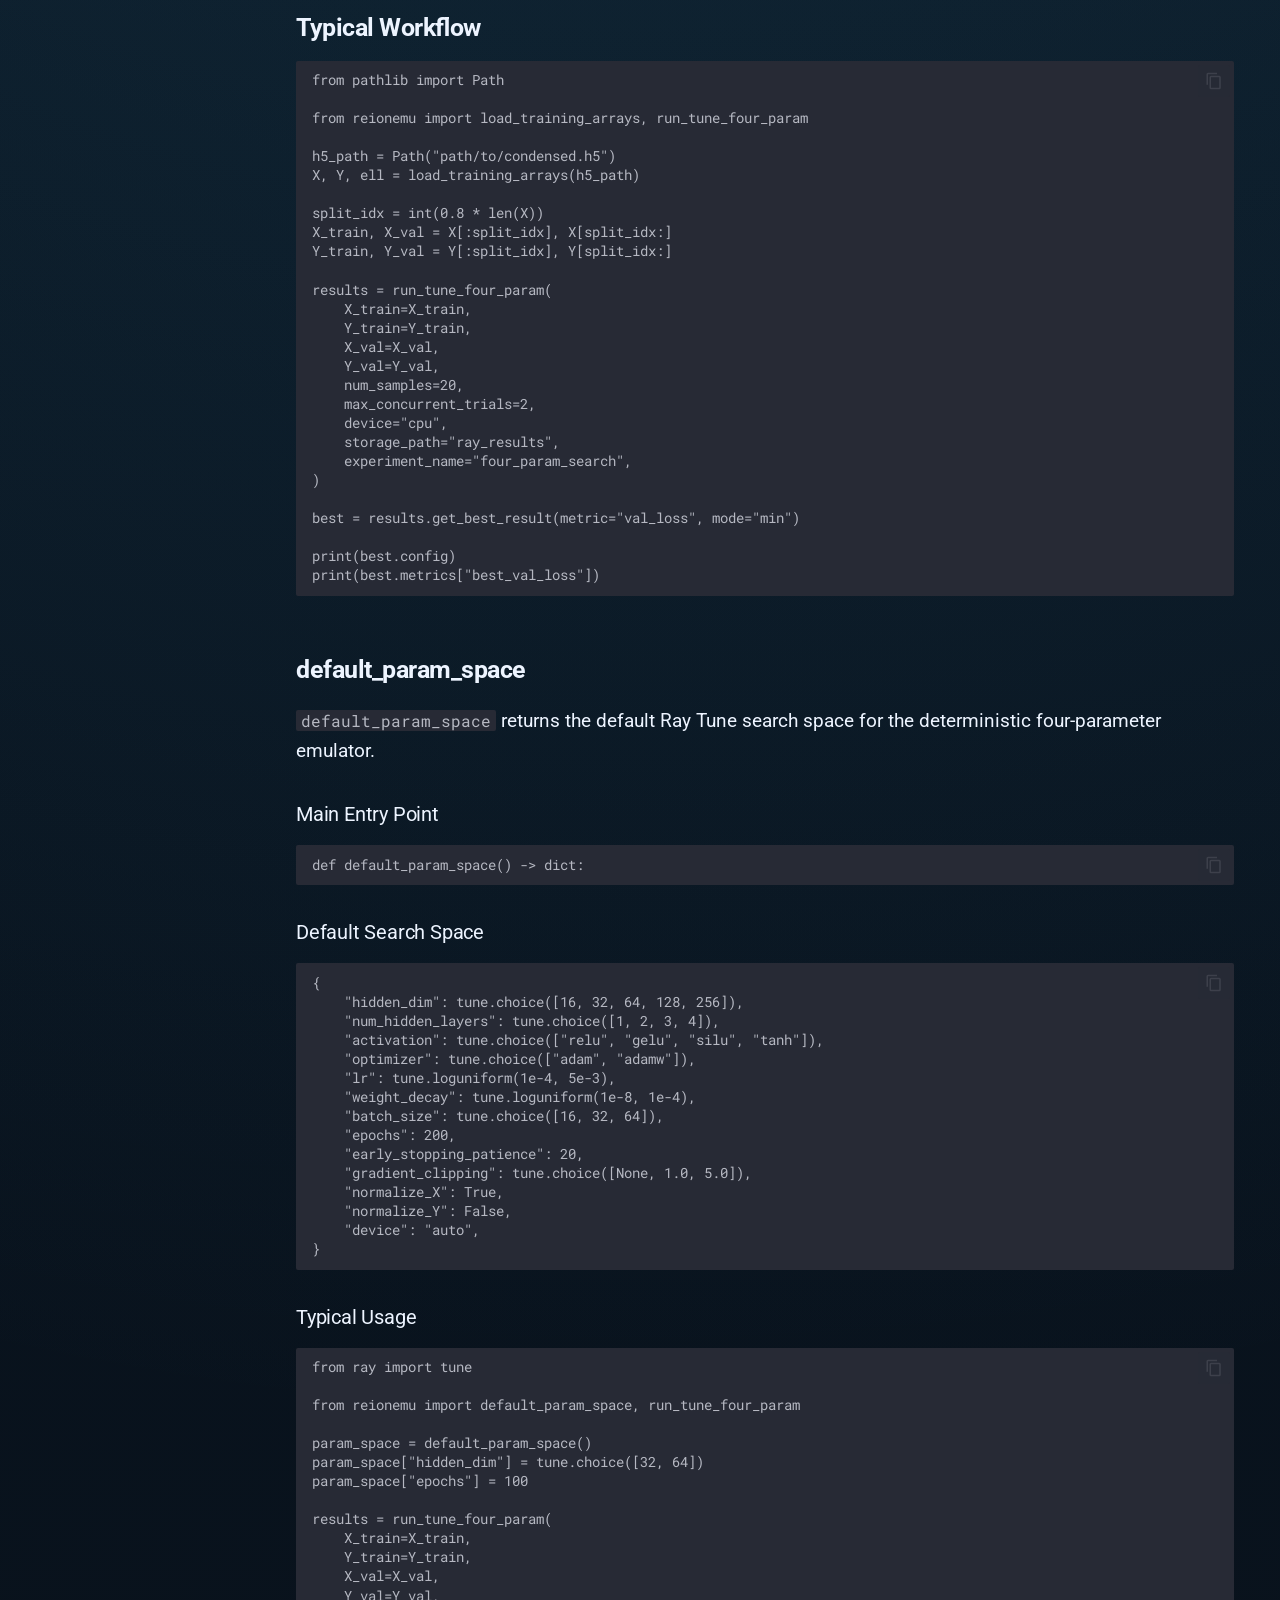
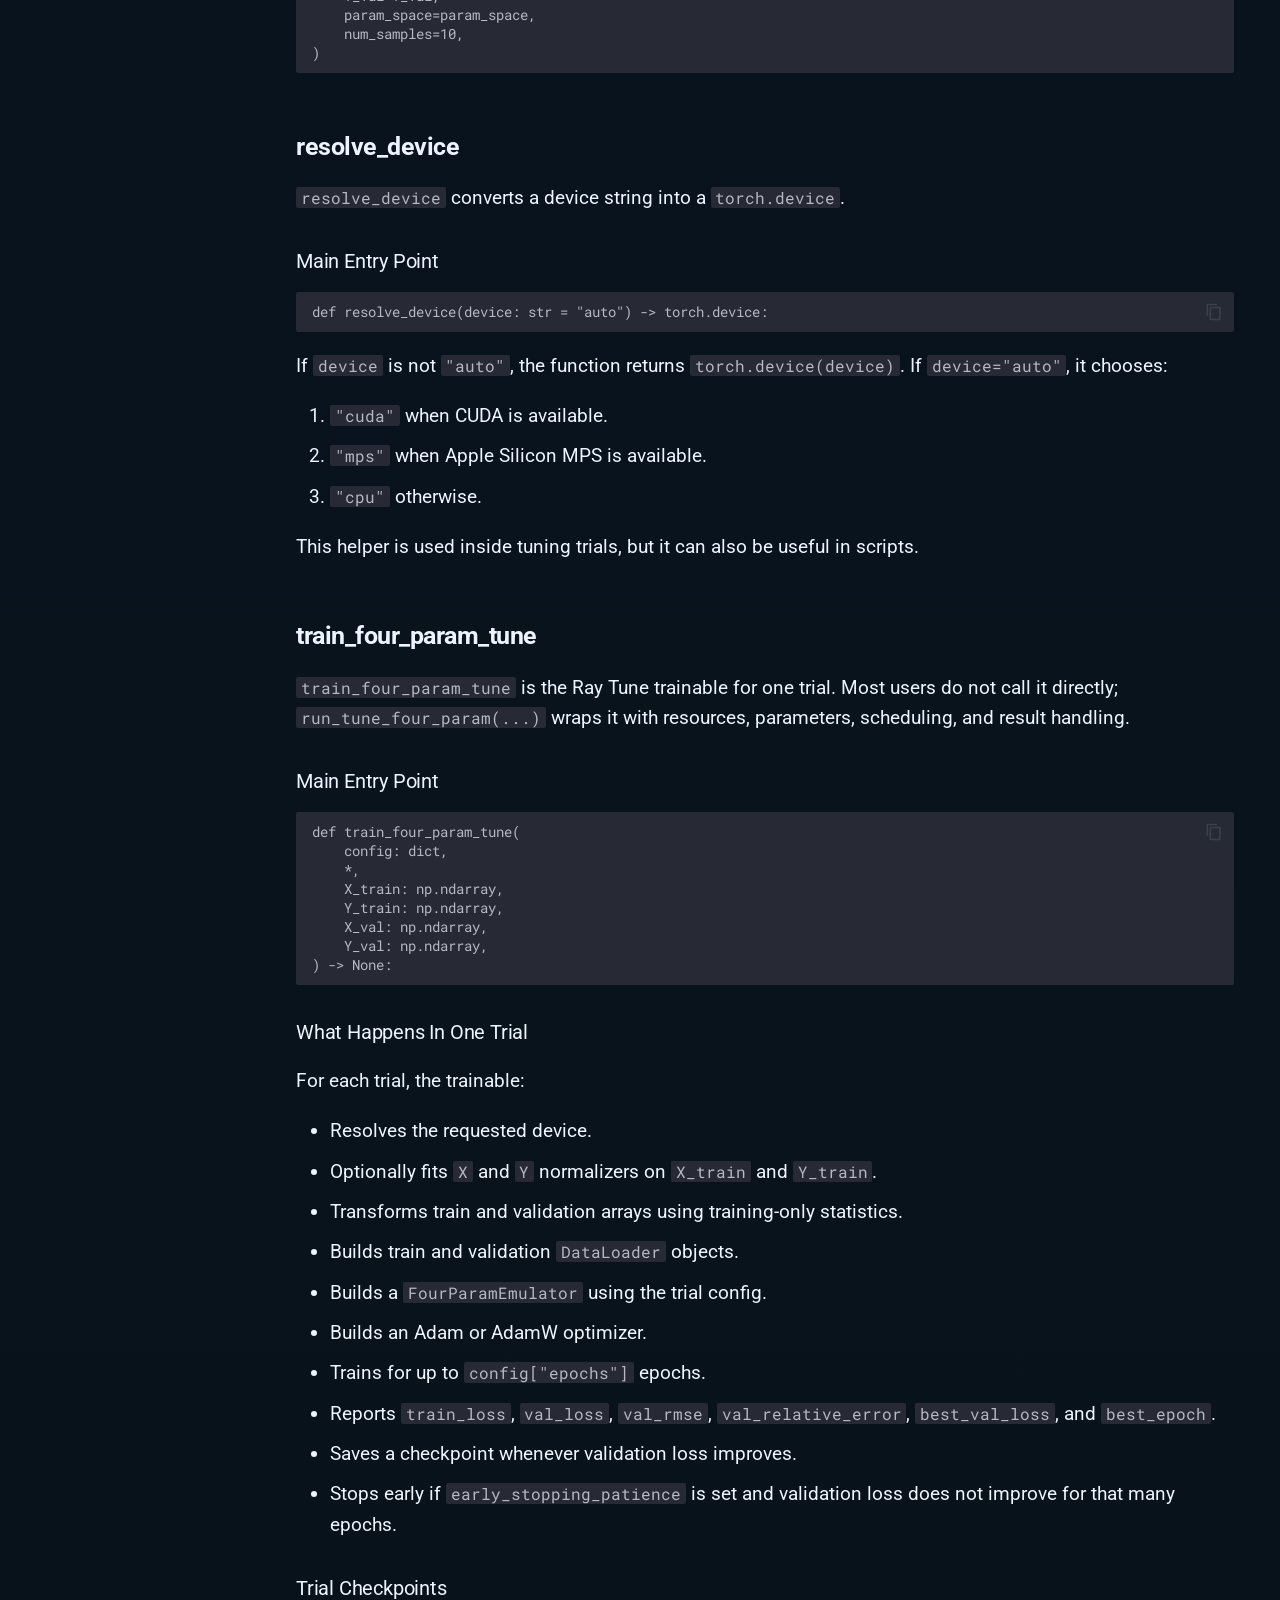
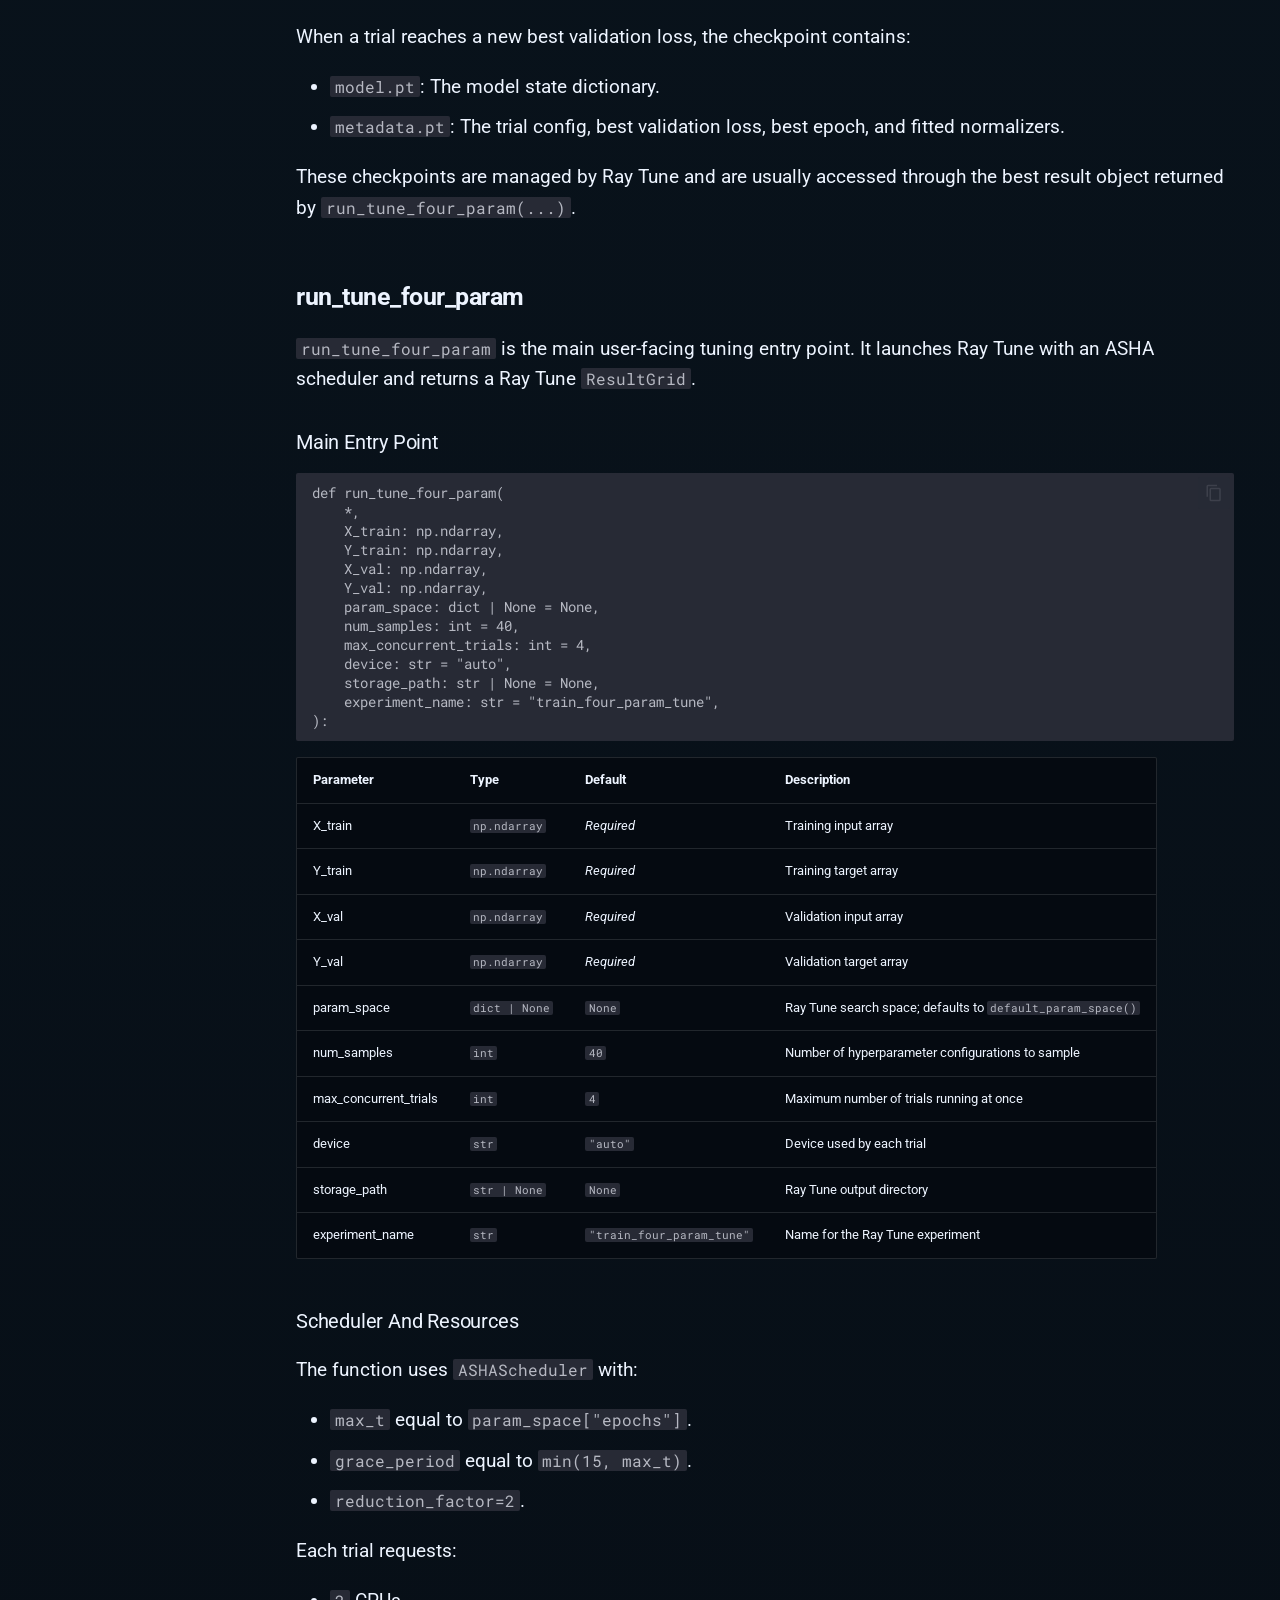
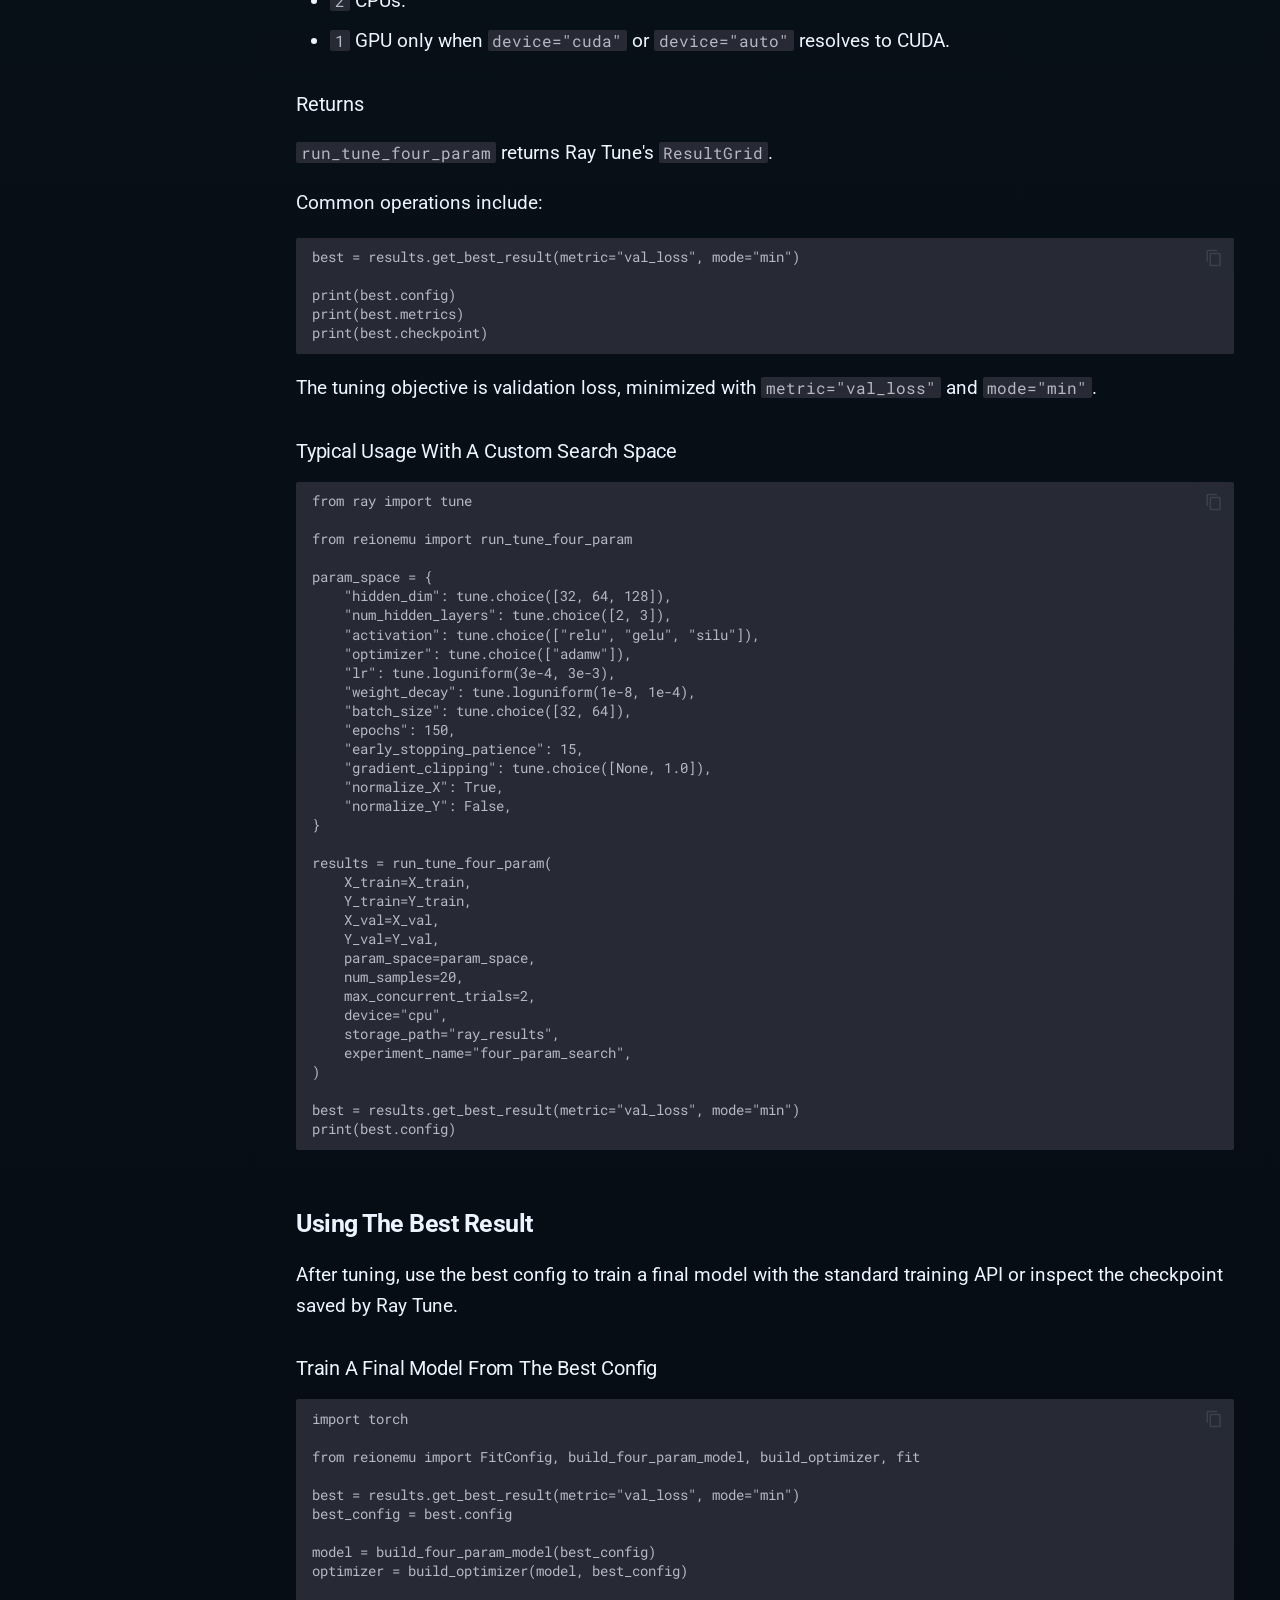
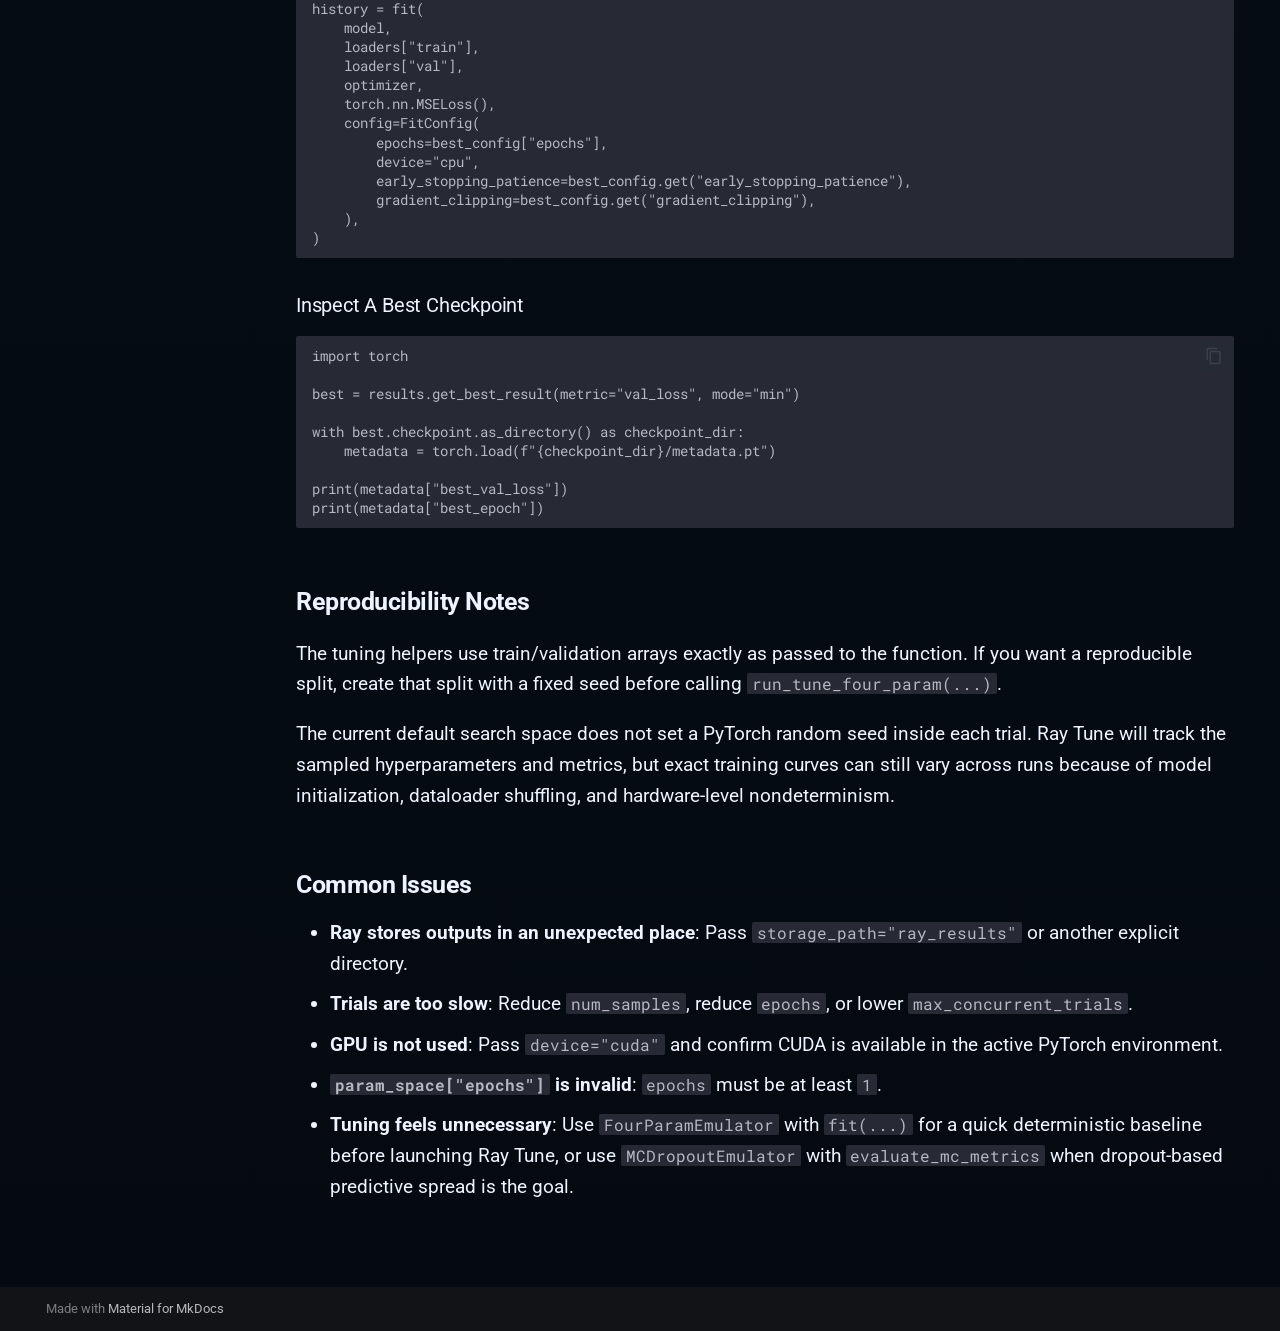
<file: api/hyperparameter-tuning/index.html>
<!doctype html>
<html lang="en" class="no-js">
  <head>
    
      <meta charset="utf-8">
      <meta name="viewport" content="width=device-width,initial-scale=1">
      
        <meta name="description" content="Documentation for the reionemu package.">
      
      
      
        <link rel="canonical" href="https://robertxpearce.github.io/reionization-emulator/api/hyperparameter-tuning/">
      
      
        <link rel="prev" href="../training/">
      
      
        <link rel="next" href="../artifacts/">
      
      
        
      
      
      <link rel="icon" href="../../assets/reionemu-logo.png">
      <meta name="generator" content="mkdocs-1.6.1, mkdocs-material-9.7.6">
    
    
      
        <title>Hyperparameter Tuning - reionemu</title>
      
    
    
      <link rel="stylesheet" href="../../assets/stylesheets/main.484c7ddc.min.css">
      
        
        <link rel="stylesheet" href="../../assets/stylesheets/palette.ab4e12ef.min.css">
      
      


    
    
      
    
    
      
        
        
        <link rel="preconnect" href="https://fonts.gstatic.com" crossorigin>
        <link rel="stylesheet" href="https://fonts.googleapis.com/css?family=Roboto:300,300i,400,400i,700,700i%7CRoboto+Mono:400,400i,700,700i&display=fallback">
        <style>:root{--md-text-font:"Roboto";--md-code-font:"Roboto Mono"}</style>
      
    
    
      <link rel="stylesheet" href="../../stylesheets/extra.css">
    
    <script>__md_scope=new URL("../..",location),__md_hash=e=>[...e].reduce(((e,_)=>(e<<5)-e+_.charCodeAt(0)),0),__md_get=(e,_=localStorage,t=__md_scope)=>JSON.parse(_.getItem(t.pathname+"."+e)),__md_set=(e,_,t=localStorage,a=__md_scope)=>{try{t.setItem(a.pathname+"."+e,JSON.stringify(_))}catch(e){}}</script>
    
      

    
    
  </head>
  
  
    
    
      
    
    
    
    
    <body dir="ltr" data-md-color-scheme="slate" data-md-color-primary="black" data-md-color-accent="cyan">
  
    
    <input class="md-toggle" data-md-toggle="drawer" type="checkbox" id="__drawer" autocomplete="off">
    <input class="md-toggle" data-md-toggle="search" type="checkbox" id="__search" autocomplete="off">
    <label class="md-overlay" for="__drawer"></label>
    <div data-md-component="skip">
      
        
        <a href="#hyperparameter-tuning" class="md-skip">
          Skip to content
        </a>
      
    </div>
    <div data-md-component="announce">
      
    </div>
    
    
      

<header class="md-header" data-md-component="header">
  <nav class="md-header__inner md-grid" aria-label="Header">
    <a href="../.." title="reionemu" class="md-header__button md-logo" aria-label="reionemu" data-md-component="logo">
      
  <img src="../../assets/reionemu-logo.png" alt="logo">

    </a>
    <label class="md-header__button md-icon" for="__drawer">
      
      <svg xmlns="http://www.w3.org/2000/svg" viewBox="0 0 24 24"><path d="M3 6h18v2H3zm0 5h18v2H3zm0 5h18v2H3z"/></svg>
    </label>
    <div class="md-header__title" data-md-component="header-title">
      <div class="md-header__ellipsis">
        <div class="md-header__topic">
          <span class="md-ellipsis">
            reionemu
          </span>
        </div>
        <div class="md-header__topic" data-md-component="header-topic">
          <span class="md-ellipsis">
            
              Hyperparameter Tuning
            
          </span>
        </div>
      </div>
    </div>
    
      
        <form class="md-header__option" data-md-component="palette">
  
    
    
    
    <input class="md-option" data-md-color-media="" data-md-color-scheme="slate" data-md-color-primary="black" data-md-color-accent="cyan"  aria-label="Switch to light mode"  type="radio" name="__palette" id="__palette_0">
    
      <label class="md-header__button md-icon" title="Switch to light mode" for="__palette_1" hidden>
        <svg xmlns="http://www.w3.org/2000/svg" viewBox="0 0 24 24"><path d="M12 7a5 5 0 0 1 5 5 5 5 0 0 1-5 5 5 5 0 0 1-5-5 5 5 0 0 1 5-5m0 2a3 3 0 0 0-3 3 3 3 0 0 0 3 3 3 3 0 0 0 3-3 3 3 0 0 0-3-3m0-7 2.39 3.42C13.65 5.15 12.84 5 12 5s-1.65.15-2.39.42zM3.34 7l4.16-.35A7.2 7.2 0 0 0 5.94 8.5c-.44.74-.69 1.5-.83 2.29zm.02 10 1.76-3.77a7.131 7.131 0 0 0 2.38 4.14zM20.65 7l-1.77 3.79a7.02 7.02 0 0 0-2.38-4.15zm-.01 10-4.14.36c.59-.51 1.12-1.14 1.54-1.86.42-.73.69-1.5.83-2.29zM12 22l-2.41-3.44c.74.27 1.55.44 2.41.44.82 0 1.63-.17 2.37-.44z"/></svg>
      </label>
    
  
    
    
    
    <input class="md-option" data-md-color-media="" data-md-color-scheme="default" data-md-color-primary="blue-grey" data-md-color-accent="cyan"  aria-label="Switch to dark mode"  type="radio" name="__palette" id="__palette_1">
    
      <label class="md-header__button md-icon" title="Switch to dark mode" for="__palette_0" hidden>
        <svg xmlns="http://www.w3.org/2000/svg" viewBox="0 0 24 24"><path d="m17.75 4.09-2.53 1.94.91 3.06-2.63-1.81-2.63 1.81.91-3.06-2.53-1.94L12.44 4l1.06-3 1.06 3zm3.5 6.91-1.64 1.25.59 1.98-1.7-1.17-1.7 1.17.59-1.98L15.75 11l2.06-.05L18.5 9l.69 1.95zm-2.28 4.95c.83-.08 1.72 1.1 1.19 1.85-.32.45-.66.87-1.08 1.27C15.17 23 8.84 23 4.94 19.07c-3.91-3.9-3.91-10.24 0-14.14.4-.4.82-.76 1.27-1.08.75-.53 1.93.36 1.85 1.19-.27 2.86.69 5.83 2.89 8.02a9.96 9.96 0 0 0 8.02 2.89m-1.64 2.02a12.08 12.08 0 0 1-7.8-3.47c-2.17-2.19-3.33-5-3.49-7.82-2.81 3.14-2.7 7.96.31 10.98 3.02 3.01 7.84 3.12 10.98.31"/></svg>
      </label>
    
  
</form>
      
    
    
      <script>var palette=__md_get("__palette");if(palette&&palette.color){if("(prefers-color-scheme)"===palette.color.media){var media=matchMedia("(prefers-color-scheme: light)"),input=document.querySelector(media.matches?"[data-md-color-media='(prefers-color-scheme: light)']":"[data-md-color-media='(prefers-color-scheme: dark)']");palette.color.media=input.getAttribute("data-md-color-media"),palette.color.scheme=input.getAttribute("data-md-color-scheme"),palette.color.primary=input.getAttribute("data-md-color-primary"),palette.color.accent=input.getAttribute("data-md-color-accent")}for(var[key,value]of Object.entries(palette.color))document.body.setAttribute("data-md-color-"+key,value)}</script>
    
    
    
      
      
        <label class="md-header__button md-icon" for="__search">
          
          <svg xmlns="http://www.w3.org/2000/svg" viewBox="0 0 24 24"><path d="M9.5 3A6.5 6.5 0 0 1 16 9.5c0 1.61-.59 3.09-1.56 4.23l.27.27h.79l5 5-1.5 1.5-5-5v-.79l-.27-.27A6.52 6.52 0 0 1 9.5 16 6.5 6.5 0 0 1 3 9.5 6.5 6.5 0 0 1 9.5 3m0 2C7 5 5 7 5 9.5S7 14 9.5 14 14 12 14 9.5 12 5 9.5 5"/></svg>
        </label>
        <div class="md-search" data-md-component="search" role="dialog">
  <label class="md-search__overlay" for="__search"></label>
  <div class="md-search__inner" role="search">
    <form class="md-search__form" name="search">
      <input type="text" class="md-search__input" name="query" aria-label="Search" placeholder="Search" autocapitalize="off" autocorrect="off" autocomplete="off" spellcheck="false" data-md-component="search-query" required>
      <label class="md-search__icon md-icon" for="__search">
        
        <svg xmlns="http://www.w3.org/2000/svg" viewBox="0 0 24 24"><path d="M9.5 3A6.5 6.5 0 0 1 16 9.5c0 1.61-.59 3.09-1.56 4.23l.27.27h.79l5 5-1.5 1.5-5-5v-.79l-.27-.27A6.52 6.52 0 0 1 9.5 16 6.5 6.5 0 0 1 3 9.5 6.5 6.5 0 0 1 9.5 3m0 2C7 5 5 7 5 9.5S7 14 9.5 14 14 12 14 9.5 12 5 9.5 5"/></svg>
        
        <svg xmlns="http://www.w3.org/2000/svg" viewBox="0 0 24 24"><path d="M20 11v2H8l5.5 5.5-1.42 1.42L4.16 12l7.92-7.92L13.5 5.5 8 11z"/></svg>
      </label>
      <nav class="md-search__options" aria-label="Search">
        
        <button type="reset" class="md-search__icon md-icon" title="Clear" aria-label="Clear" tabindex="-1">
          
          <svg xmlns="http://www.w3.org/2000/svg" viewBox="0 0 24 24"><path d="M19 6.41 17.59 5 12 10.59 6.41 5 5 6.41 10.59 12 5 17.59 6.41 19 12 13.41 17.59 19 19 17.59 13.41 12z"/></svg>
        </button>
      </nav>
      
    </form>
    <div class="md-search__output">
      <div class="md-search__scrollwrap" tabindex="0" data-md-scrollfix>
        <div class="md-search-result" data-md-component="search-result">
          <div class="md-search-result__meta">
            Initializing search
          </div>
          <ol class="md-search-result__list" role="presentation"></ol>
        </div>
      </div>
    </div>
  </div>
</div>
      
    
    
      <div class="md-header__source">
        <a href="https://github.com/RobertxPearce/reionization-emulator" title="Go to repository" class="md-source" data-md-component="source">
  <div class="md-source__icon md-icon">
    
    <svg xmlns="http://www.w3.org/2000/svg" viewBox="0 0 448 512"><!--! Font Awesome Free 7.1.0 by @fontawesome - https://fontawesome.com License - https://fontawesome.com/license/free (Icons: CC BY 4.0, Fonts: SIL OFL 1.1, Code: MIT License) Copyright 2025 Fonticons, Inc.--><path d="M439.6 236.1 244 40.5c-5.4-5.5-12.8-8.5-20.4-8.5s-15 3-20.4 8.4L162.5 81l51.5 51.5c27.1-9.1 52.7 16.8 43.4 43.7l49.7 49.7c34.2-11.8 61.2 31 35.5 56.7-26.5 26.5-70.2-2.9-56-37.3L240.3 199v121.9c25.3 12.5 22.3 41.8 9.1 55-6.4 6.4-15.2 10.1-24.3 10.1s-17.8-3.6-24.3-10.1c-17.6-17.6-11.1-46.9 11.2-56v-123c-20.8-8.5-24.6-30.7-18.6-45L142.6 101 8.5 235.1C3 240.6 0 247.9 0 255.5s3 15 8.5 20.4l195.6 195.7c5.4 5.4 12.7 8.4 20.4 8.4s15-3 20.4-8.4l194.7-194.7c5.4-5.4 8.4-12.8 8.4-20.4s-3-15-8.4-20.4"/></svg>
  </div>
  <div class="md-source__repository">
    RobertxPearce/reionization-emulator
  </div>
</a>
      </div>
    
  </nav>
  
</header>
    
    <div class="md-container" data-md-component="container">
      
      
        
          
            
<nav class="md-tabs" aria-label="Tabs" data-md-component="tabs">
  <div class="md-grid">
    <ul class="md-tabs__list">
      
        
  
  
  
  
    <li class="md-tabs__item">
      <a href="../.." class="md-tabs__link">
        
  
  
    
  
  Home

      </a>
    </li>
  

      
        
  
  
  
  
    <li class="md-tabs__item">
      <a href="../../getting-started/" class="md-tabs__link">
        
  
  
    
  
  Getting Started

      </a>
    </li>
  

      
        
  
  
  
  
    <li class="md-tabs__item">
      <a href="../../api-overview/" class="md-tabs__link">
        
  
  
    
  
  API Overview

      </a>
    </li>
  

      
        
  
  
  
    
  
  
    
    
      <li class="md-tabs__item md-tabs__item--active">
        <a href="../simulation-io/" class="md-tabs__link">
          
  
  
  API Guides

        </a>
      </li>
    
  

      
    </ul>
  </div>
</nav>
          
        
      
      <main class="md-main" data-md-component="main">
        <div class="md-main__inner md-grid">
          
            
              
              <div class="md-sidebar md-sidebar--primary" data-md-component="sidebar" data-md-type="navigation" >
                <div class="md-sidebar__scrollwrap">
                  <div class="md-sidebar__inner">
                    


  


  

<nav class="md-nav md-nav--primary md-nav--lifted md-nav--integrated" aria-label="Navigation" data-md-level="0">
  <label class="md-nav__title" for="__drawer">
    <a href="../.." title="reionemu" class="md-nav__button md-logo" aria-label="reionemu" data-md-component="logo">
      
  <img src="../../assets/reionemu-logo.png" alt="logo">

    </a>
    reionemu
  </label>
  
    <div class="md-nav__source">
      <a href="https://github.com/RobertxPearce/reionization-emulator" title="Go to repository" class="md-source" data-md-component="source">
  <div class="md-source__icon md-icon">
    
    <svg xmlns="http://www.w3.org/2000/svg" viewBox="0 0 448 512"><!--! Font Awesome Free 7.1.0 by @fontawesome - https://fontawesome.com License - https://fontawesome.com/license/free (Icons: CC BY 4.0, Fonts: SIL OFL 1.1, Code: MIT License) Copyright 2025 Fonticons, Inc.--><path d="M439.6 236.1 244 40.5c-5.4-5.5-12.8-8.5-20.4-8.5s-15 3-20.4 8.4L162.5 81l51.5 51.5c27.1-9.1 52.7 16.8 43.4 43.7l49.7 49.7c34.2-11.8 61.2 31 35.5 56.7-26.5 26.5-70.2-2.9-56-37.3L240.3 199v121.9c25.3 12.5 22.3 41.8 9.1 55-6.4 6.4-15.2 10.1-24.3 10.1s-17.8-3.6-24.3-10.1c-17.6-17.6-11.1-46.9 11.2-56v-123c-20.8-8.5-24.6-30.7-18.6-45L142.6 101 8.5 235.1C3 240.6 0 247.9 0 255.5s3 15 8.5 20.4l195.6 195.7c5.4 5.4 12.7 8.4 20.4 8.4s15-3 20.4-8.4l194.7-194.7c5.4-5.4 8.4-12.8 8.4-20.4s-3-15-8.4-20.4"/></svg>
  </div>
  <div class="md-source__repository">
    RobertxPearce/reionization-emulator
  </div>
</a>
    </div>
  
  <ul class="md-nav__list" data-md-scrollfix>
    
      
      
  
  
  
  
    <li class="md-nav__item">
      <a href="../.." class="md-nav__link">
        
  
  
  <span class="md-ellipsis">
    
  
    Home
  

    
  </span>
  
  

      </a>
    </li>
  

    
      
      
  
  
  
  
    <li class="md-nav__item">
      <a href="../../getting-started/" class="md-nav__link">
        
  
  
  <span class="md-ellipsis">
    
  
    Getting Started
  

    
  </span>
  
  

      </a>
    </li>
  

    
      
      
  
  
  
  
    <li class="md-nav__item">
      <a href="../../api-overview/" class="md-nav__link">
        
  
  
  <span class="md-ellipsis">
    
  
    API Overview
  

    
  </span>
  
  

      </a>
    </li>
  

    
      
      
  
  
    
  
  
  
    
    
    
    
      
        
        
      
      
        
      
    
    
    <li class="md-nav__item md-nav__item--active md-nav__item--section md-nav__item--nested">
      
        
        
        <input class="md-nav__toggle md-toggle " type="checkbox" id="__nav_4" checked>
        
          
          <label class="md-nav__link" for="__nav_4" id="__nav_4_label" tabindex="">
            
  
  
  <span class="md-ellipsis">
    
  
    API Guides
  

    
  </span>
  
  

            <span class="md-nav__icon md-icon"></span>
          </label>
        
        <nav class="md-nav" data-md-level="1" aria-labelledby="__nav_4_label" aria-expanded="true">
          <label class="md-nav__title" for="__nav_4">
            <span class="md-nav__icon md-icon"></span>
            
  
    API Guides
  

          </label>
          <ul class="md-nav__list" data-md-scrollfix>
            
              
                
  
  
  
  
    <li class="md-nav__item">
      <a href="../simulation-io/" class="md-nav__link">
        
  
  
  <span class="md-ellipsis">
    
  
    Simulation I/O
  

    
  </span>
  
  

      </a>
    </li>
  

              
            
              
                
  
  
  
  
    <li class="md-nav__item">
      <a href="../data-loading/" class="md-nav__link">
        
  
  
  <span class="md-ellipsis">
    
  
    Data Loading
  

    
  </span>
  
  

      </a>
    </li>
  

              
            
              
                
  
  
  
  
    <li class="md-nav__item">
      <a href="../models/" class="md-nav__link">
        
  
  
  <span class="md-ellipsis">
    
  
    Models
  

    
  </span>
  
  

      </a>
    </li>
  

              
            
              
                
  
  
  
  
    <li class="md-nav__item">
      <a href="../training/" class="md-nav__link">
        
  
  
  <span class="md-ellipsis">
    
  
    Training
  

    
  </span>
  
  

      </a>
    </li>
  

              
            
              
                
  
  
    
  
  
  
    <li class="md-nav__item md-nav__item--active">
      
      <input class="md-nav__toggle md-toggle" type="checkbox" id="__toc">
      
      
        
      
      
        <label class="md-nav__link md-nav__link--active" for="__toc">
          
  
  
  <span class="md-ellipsis">
    
  
    Hyperparameter Tuning
  

    
  </span>
  
  

          <span class="md-nav__icon md-icon"></span>
        </label>
      
      <a href="./" class="md-nav__link md-nav__link--active">
        
  
  
  <span class="md-ellipsis">
    
  
    Hyperparameter Tuning
  

    
  </span>
  
  

      </a>
      
        

<nav class="md-nav md-nav--secondary" aria-label="Table of contents">
  
  
  
    
  
  
    <label class="md-nav__title" for="__toc">
      <span class="md-nav__icon md-icon"></span>
      Table of contents
    </label>
    <ul class="md-nav__list" data-md-component="toc" data-md-scrollfix>
      
        <li class="md-nav__item">
  <a href="#what-this-module-does" class="md-nav__link">
    <span class="md-ellipsis">
      
        What This Module Does
      
    </span>
  </a>
  
</li>
      
        <li class="md-nav__item">
  <a href="#when-to-use-it" class="md-nav__link">
    <span class="md-ellipsis">
      
        When To Use It
      
    </span>
  </a>
  
</li>
      
        <li class="md-nav__item">
  <a href="#what-you-need-before-tuning" class="md-nav__link">
    <span class="md-ellipsis">
      
        What You Need Before Tuning
      
    </span>
  </a>
  
</li>
      
        <li class="md-nav__item">
  <a href="#typical-workflow" class="md-nav__link">
    <span class="md-ellipsis">
      
        Typical Workflow
      
    </span>
  </a>
  
</li>
      
        <li class="md-nav__item">
  <a href="#default_param_space" class="md-nav__link">
    <span class="md-ellipsis">
      
        default_param_space
      
    </span>
  </a>
  
    <nav class="md-nav" aria-label="default_param_space">
      <ul class="md-nav__list">
        
          <li class="md-nav__item">
  <a href="#main-entry-point" class="md-nav__link">
    <span class="md-ellipsis">
      
        Main Entry Point
      
    </span>
  </a>
  
</li>
        
          <li class="md-nav__item">
  <a href="#default-search-space" class="md-nav__link">
    <span class="md-ellipsis">
      
        Default Search Space
      
    </span>
  </a>
  
</li>
        
          <li class="md-nav__item">
  <a href="#typical-usage" class="md-nav__link">
    <span class="md-ellipsis">
      
        Typical Usage
      
    </span>
  </a>
  
</li>
        
      </ul>
    </nav>
  
</li>
      
        <li class="md-nav__item">
  <a href="#resolve_device" class="md-nav__link">
    <span class="md-ellipsis">
      
        resolve_device
      
    </span>
  </a>
  
    <nav class="md-nav" aria-label="resolve_device">
      <ul class="md-nav__list">
        
          <li class="md-nav__item">
  <a href="#main-entry-point_1" class="md-nav__link">
    <span class="md-ellipsis">
      
        Main Entry Point
      
    </span>
  </a>
  
</li>
        
      </ul>
    </nav>
  
</li>
      
        <li class="md-nav__item">
  <a href="#train_four_param_tune" class="md-nav__link">
    <span class="md-ellipsis">
      
        train_four_param_tune
      
    </span>
  </a>
  
    <nav class="md-nav" aria-label="train_four_param_tune">
      <ul class="md-nav__list">
        
          <li class="md-nav__item">
  <a href="#main-entry-point_2" class="md-nav__link">
    <span class="md-ellipsis">
      
        Main Entry Point
      
    </span>
  </a>
  
</li>
        
          <li class="md-nav__item">
  <a href="#what-happens-in-one-trial" class="md-nav__link">
    <span class="md-ellipsis">
      
        What Happens In One Trial
      
    </span>
  </a>
  
</li>
        
          <li class="md-nav__item">
  <a href="#trial-checkpoints" class="md-nav__link">
    <span class="md-ellipsis">
      
        Trial Checkpoints
      
    </span>
  </a>
  
</li>
        
      </ul>
    </nav>
  
</li>
      
        <li class="md-nav__item">
  <a href="#run_tune_four_param" class="md-nav__link">
    <span class="md-ellipsis">
      
        run_tune_four_param
      
    </span>
  </a>
  
    <nav class="md-nav" aria-label="run_tune_four_param">
      <ul class="md-nav__list">
        
          <li class="md-nav__item">
  <a href="#main-entry-point_3" class="md-nav__link">
    <span class="md-ellipsis">
      
        Main Entry Point
      
    </span>
  </a>
  
</li>
        
          <li class="md-nav__item">
  <a href="#scheduler-and-resources" class="md-nav__link">
    <span class="md-ellipsis">
      
        Scheduler And Resources
      
    </span>
  </a>
  
</li>
        
          <li class="md-nav__item">
  <a href="#returns" class="md-nav__link">
    <span class="md-ellipsis">
      
        Returns
      
    </span>
  </a>
  
</li>
        
          <li class="md-nav__item">
  <a href="#typical-usage-with-a-custom-search-space" class="md-nav__link">
    <span class="md-ellipsis">
      
        Typical Usage With A Custom Search Space
      
    </span>
  </a>
  
</li>
        
      </ul>
    </nav>
  
</li>
      
        <li class="md-nav__item">
  <a href="#using-the-best-result" class="md-nav__link">
    <span class="md-ellipsis">
      
        Using The Best Result
      
    </span>
  </a>
  
    <nav class="md-nav" aria-label="Using The Best Result">
      <ul class="md-nav__list">
        
          <li class="md-nav__item">
  <a href="#train-a-final-model-from-the-best-config" class="md-nav__link">
    <span class="md-ellipsis">
      
        Train A Final Model From The Best Config
      
    </span>
  </a>
  
</li>
        
          <li class="md-nav__item">
  <a href="#inspect-a-best-checkpoint" class="md-nav__link">
    <span class="md-ellipsis">
      
        Inspect A Best Checkpoint
      
    </span>
  </a>
  
</li>
        
      </ul>
    </nav>
  
</li>
      
        <li class="md-nav__item">
  <a href="#reproducibility-notes" class="md-nav__link">
    <span class="md-ellipsis">
      
        Reproducibility Notes
      
    </span>
  </a>
  
</li>
      
        <li class="md-nav__item">
  <a href="#common-issues" class="md-nav__link">
    <span class="md-ellipsis">
      
        Common Issues
      
    </span>
  </a>
  
</li>
      
    </ul>
  
</nav>
      
    </li>
  

              
            
              
                
  
  
  
  
    <li class="md-nav__item">
      <a href="../artifacts/" class="md-nav__link">
        
  
  
  <span class="md-ellipsis">
    
  
    Artifacts
  

    
  </span>
  
  

      </a>
    </li>
  

              
            
          </ul>
        </nav>
      
    </li>
  

    
  </ul>
</nav>
                  </div>
                </div>
              </div>
            
            
          
          
            <div class="md-content" data-md-component="content">
              
              <article class="md-content__inner md-typeset">
                
                  


  
  


<h1 id="hyperparameter-tuning">Hyperparameter Tuning<a class="headerlink" href="#hyperparameter-tuning" title="Permanent link">&para;</a></h1>
<p>The <em>hyperparameter tuning</em> module integrates Ray Tune with the deterministic four-parameter emulator training workflow. It searches over model architecture, optimizer, learning-rate, normalization, and training settings for <code>FourParamEmulator</code>, then returns Ray Tune results that can be inspected to choose a final configuration.</p>
<h2 id="what-this-module-does">What This Module Does<a class="headerlink" href="#what-this-module-does" title="Permanent link">&para;</a></h2>
<ul>
<li>Provides a default Ray Tune search space for <code>FourParamEmulator</code></li>
<li>Trains one trial at a time with train/validation arrays</li>
<li>Fits optional normalizers using training arrays only</li>
<li>Reports validation loss, RMSE, relative error, and best-trial metadata</li>
<li>Saves checkpoints when a trial reaches a new best validation loss</li>
<li>Launches a full Ray Tune search and returns the resulting <code>ResultGrid</code></li>
</ul>
<p>This module specifically handles this step in the workflow: Tune Hyperparameters.</p>
<p>The current tuning helper is scoped to <code>FourParamEmulator</code>. <code>MCDropoutEmulator</code> is part of the stable model and training API, but it is trained with <code>fit(..., evaluation="evaluate_mc_metrics")</code> rather than <code>run_tune_four_param(...)</code>.</p>
<h2 id="when-to-use-it">When To Use It<a class="headerlink" href="#when-to-use-it" title="Permanent link">&para;</a></h2>
<p>Use tuning when you want to compare many model and optimizer settings systematically. It is useful after the preprocessing pipeline is stable and you are ready to improve the baseline emulator.</p>
<p>Tuning is optional. If you are testing the package, debugging data preparation, or training a quick baseline, start with <code>FourParamEmulator</code> and <code>fit(...)</code> instead. If you need dropout-based predictive-spread estimates, use <code>MCDropoutEmulator</code> with the regular training API. Ray Tune runs many training trials and can take significantly longer than a single training run.</p>
<h2 id="what-you-need-before-tuning">What You Need Before Tuning<a class="headerlink" href="#what-you-need-before-tuning" title="Permanent link">&para;</a></h2>
<p>Before calling the tuning helpers, you need:</p>
<ul>
<li>Training arrays <code>X_train</code> and <code>Y_train</code>.</li>
<li>Validation arrays <code>X_val</code> and <code>Y_val</code>.</li>
<li>Arrays with shapes compatible with <code>FourParamEmulator</code>: by default <code>X.shape[1] == 4</code> and <code>Y.shape[1] == 5</code>.</li>
<li>Ray Tune installed. The package declares <code>ray[tune]&gt;=2.0</code> as a dependency.</li>
<li>Enough local disk space for Ray Tune trial artifacts and checkpoints.</li>
</ul>
<p>You can get the arrays from a condensed HDF5 file with <code>load_training_arrays(...)</code>.</p>
<h2 id="typical-workflow">Typical Workflow<a class="headerlink" href="#typical-workflow" title="Permanent link">&para;</a></h2>
<pre><code class="language-python">from pathlib import Path

from reionemu import load_training_arrays, run_tune_four_param

h5_path = Path(&quot;path/to/condensed.h5&quot;)
X, Y, ell = load_training_arrays(h5_path)

split_idx = int(0.8 * len(X))
X_train, X_val = X[:split_idx], X[split_idx:]
Y_train, Y_val = Y[:split_idx], Y[split_idx:]

results = run_tune_four_param(
    X_train=X_train,
    Y_train=Y_train,
    X_val=X_val,
    Y_val=Y_val,
    num_samples=20,
    max_concurrent_trials=2,
    device=&quot;cpu&quot;,
    storage_path=&quot;ray_results&quot;,
    experiment_name=&quot;four_param_search&quot;,
)

best = results.get_best_result(metric=&quot;val_loss&quot;, mode=&quot;min&quot;)

print(best.config)
print(best.metrics[&quot;best_val_loss&quot;])
</code></pre>
<h2 id="default_param_space">default_param_space<a class="headerlink" href="#default_param_space" title="Permanent link">&para;</a></h2>
<p><code>default_param_space</code> returns the default Ray Tune search space for the deterministic four-parameter emulator.</p>
<h3 id="main-entry-point">Main Entry Point<a class="headerlink" href="#main-entry-point" title="Permanent link">&para;</a></h3>
<pre><code class="language-python">def default_param_space() -&gt; dict:
</code></pre>
<h3 id="default-search-space">Default Search Space<a class="headerlink" href="#default-search-space" title="Permanent link">&para;</a></h3>
<pre><code class="language-python">{
    &quot;hidden_dim&quot;: tune.choice([16, 32, 64, 128, 256]),
    &quot;num_hidden_layers&quot;: tune.choice([1, 2, 3, 4]),
    &quot;activation&quot;: tune.choice([&quot;relu&quot;, &quot;gelu&quot;, &quot;silu&quot;, &quot;tanh&quot;]),
    &quot;optimizer&quot;: tune.choice([&quot;adam&quot;, &quot;adamw&quot;]),
    &quot;lr&quot;: tune.loguniform(1e-4, 5e-3),
    &quot;weight_decay&quot;: tune.loguniform(1e-8, 1e-4),
    &quot;batch_size&quot;: tune.choice([16, 32, 64]),
    &quot;epochs&quot;: 200,
    &quot;early_stopping_patience&quot;: 20,
    &quot;gradient_clipping&quot;: tune.choice([None, 1.0, 5.0]),
    &quot;normalize_X&quot;: True,
    &quot;normalize_Y&quot;: False,
    &quot;device&quot;: &quot;auto&quot;,
}
</code></pre>
<h3 id="typical-usage">Typical Usage<a class="headerlink" href="#typical-usage" title="Permanent link">&para;</a></h3>
<pre><code class="language-python">from ray import tune

from reionemu import default_param_space, run_tune_four_param

param_space = default_param_space()
param_space[&quot;hidden_dim&quot;] = tune.choice([32, 64])
param_space[&quot;epochs&quot;] = 100

results = run_tune_four_param(
    X_train=X_train,
    Y_train=Y_train,
    X_val=X_val,
    Y_val=Y_val,
    param_space=param_space,
    num_samples=10,
)
</code></pre>
<h2 id="resolve_device">resolve_device<a class="headerlink" href="#resolve_device" title="Permanent link">&para;</a></h2>
<p><code>resolve_device</code> converts a device string into a <code>torch.device</code>.</p>
<h3 id="main-entry-point_1">Main Entry Point<a class="headerlink" href="#main-entry-point_1" title="Permanent link">&para;</a></h3>
<pre><code class="language-python">def resolve_device(device: str = &quot;auto&quot;) -&gt; torch.device:
</code></pre>
<p>If <code>device</code> is not <code>"auto"</code>, the function returns <code>torch.device(device)</code>. If <code>device="auto"</code>, it chooses:</p>
<ol>
<li><code>"cuda"</code> when CUDA is available.</li>
<li><code>"mps"</code> when Apple Silicon MPS is available.</li>
<li><code>"cpu"</code> otherwise.</li>
</ol>
<p>This helper is used inside tuning trials, but it can also be useful in scripts.</p>
<h2 id="train_four_param_tune">train_four_param_tune<a class="headerlink" href="#train_four_param_tune" title="Permanent link">&para;</a></h2>
<p><code>train_four_param_tune</code> is the Ray Tune trainable for one trial. Most users do not call it directly; <code>run_tune_four_param(...)</code> wraps it with resources, parameters, scheduling, and result handling.</p>
<h3 id="main-entry-point_2">Main Entry Point<a class="headerlink" href="#main-entry-point_2" title="Permanent link">&para;</a></h3>
<pre><code class="language-python">def train_four_param_tune(
    config: dict,
    *,
    X_train: np.ndarray,
    Y_train: np.ndarray,
    X_val: np.ndarray,
    Y_val: np.ndarray,
) -&gt; None:
</code></pre>
<h3 id="what-happens-in-one-trial">What Happens In One Trial<a class="headerlink" href="#what-happens-in-one-trial" title="Permanent link">&para;</a></h3>
<p>For each trial, the trainable:</p>
<ul>
<li>Resolves the requested device.</li>
<li>Optionally fits <code>X</code> and <code>Y</code> normalizers on <code>X_train</code> and <code>Y_train</code>.</li>
<li>Transforms train and validation arrays using training-only statistics.</li>
<li>Builds train and validation <code>DataLoader</code> objects.</li>
<li>Builds a <code>FourParamEmulator</code> using the trial config.</li>
<li>Builds an Adam or AdamW optimizer.</li>
<li>Trains for up to <code>config["epochs"]</code> epochs.</li>
<li>Reports <code>train_loss</code>, <code>val_loss</code>, <code>val_rmse</code>, <code>val_relative_error</code>, <code>best_val_loss</code>, and <code>best_epoch</code>.</li>
<li>Saves a checkpoint whenever validation loss improves.</li>
<li>Stops early if <code>early_stopping_patience</code> is set and validation loss does not improve for that many epochs.</li>
</ul>
<h3 id="trial-checkpoints">Trial Checkpoints<a class="headerlink" href="#trial-checkpoints" title="Permanent link">&para;</a></h3>
<p>When a trial reaches a new best validation loss, the checkpoint contains:</p>
<ul>
<li><code>model.pt</code>: The model state dictionary.</li>
<li><code>metadata.pt</code>: The trial config, best validation loss, best epoch, and fitted normalizers.</li>
</ul>
<p>These checkpoints are managed by Ray Tune and are usually accessed through the best result object returned by <code>run_tune_four_param(...)</code>.</p>
<h2 id="run_tune_four_param">run_tune_four_param<a class="headerlink" href="#run_tune_four_param" title="Permanent link">&para;</a></h2>
<p><code>run_tune_four_param</code> is the main user-facing tuning entry point. It launches Ray Tune with an ASHA scheduler and returns a Ray Tune <code>ResultGrid</code>.</p>
<h3 id="main-entry-point_3">Main Entry Point<a class="headerlink" href="#main-entry-point_3" title="Permanent link">&para;</a></h3>
<pre><code class="language-python">def run_tune_four_param(
    *,
    X_train: np.ndarray,
    Y_train: np.ndarray,
    X_val: np.ndarray,
    Y_val: np.ndarray,
    param_space: dict | None = None,
    num_samples: int = 40,
    max_concurrent_trials: int = 4,
    device: str = &quot;auto&quot;,
    storage_path: str | None = None,
    experiment_name: str = &quot;train_four_param_tune&quot;,
):
</code></pre>
<table>
<thead>
<tr>
<th style="text-align: left;">Parameter</th>
<th style="text-align: left;">Type</th>
<th style="text-align: left;">Default</th>
<th style="text-align: left;">Description</th>
</tr>
</thead>
<tbody>
<tr>
<td style="text-align: left;">X_train</td>
<td style="text-align: left;"><code>np.ndarray</code></td>
<td style="text-align: left;"><em>Required</em></td>
<td style="text-align: left;">Training input array</td>
</tr>
<tr>
<td style="text-align: left;">Y_train</td>
<td style="text-align: left;"><code>np.ndarray</code></td>
<td style="text-align: left;"><em>Required</em></td>
<td style="text-align: left;">Training target array</td>
</tr>
<tr>
<td style="text-align: left;">X_val</td>
<td style="text-align: left;"><code>np.ndarray</code></td>
<td style="text-align: left;"><em>Required</em></td>
<td style="text-align: left;">Validation input array</td>
</tr>
<tr>
<td style="text-align: left;">Y_val</td>
<td style="text-align: left;"><code>np.ndarray</code></td>
<td style="text-align: left;"><em>Required</em></td>
<td style="text-align: left;">Validation target array</td>
</tr>
<tr>
<td style="text-align: left;">param_space</td>
<td style="text-align: left;"><code>dict | None</code></td>
<td style="text-align: left;"><code>None</code></td>
<td style="text-align: left;">Ray Tune search space; defaults to <code>default_param_space()</code></td>
</tr>
<tr>
<td style="text-align: left;">num_samples</td>
<td style="text-align: left;"><code>int</code></td>
<td style="text-align: left;"><code>40</code></td>
<td style="text-align: left;">Number of hyperparameter configurations to sample</td>
</tr>
<tr>
<td style="text-align: left;">max_concurrent_trials</td>
<td style="text-align: left;"><code>int</code></td>
<td style="text-align: left;"><code>4</code></td>
<td style="text-align: left;">Maximum number of trials running at once</td>
</tr>
<tr>
<td style="text-align: left;">device</td>
<td style="text-align: left;"><code>str</code></td>
<td style="text-align: left;"><code>"auto"</code></td>
<td style="text-align: left;">Device used by each trial</td>
</tr>
<tr>
<td style="text-align: left;">storage_path</td>
<td style="text-align: left;"><code>str | None</code></td>
<td style="text-align: left;"><code>None</code></td>
<td style="text-align: left;">Ray Tune output directory</td>
</tr>
<tr>
<td style="text-align: left;">experiment_name</td>
<td style="text-align: left;"><code>str</code></td>
<td style="text-align: left;"><code>"train_four_param_tune"</code></td>
<td style="text-align: left;">Name for the Ray Tune experiment</td>
</tr>
</tbody>
</table>
<h3 id="scheduler-and-resources">Scheduler And Resources<a class="headerlink" href="#scheduler-and-resources" title="Permanent link">&para;</a></h3>
<p>The function uses <code>ASHAScheduler</code> with:</p>
<ul>
<li><code>max_t</code> equal to <code>param_space["epochs"]</code>.</li>
<li><code>grace_period</code> equal to <code>min(15, max_t)</code>.</li>
<li><code>reduction_factor=2</code>.</li>
</ul>
<p>Each trial requests:</p>
<ul>
<li><code>2</code> CPUs.</li>
<li><code>1</code> GPU only when <code>device="cuda"</code> or <code>device="auto"</code> resolves to CUDA.</li>
</ul>
<h3 id="returns">Returns<a class="headerlink" href="#returns" title="Permanent link">&para;</a></h3>
<p><code>run_tune_four_param</code> returns Ray Tune's <code>ResultGrid</code>.</p>
<p>Common operations include:</p>
<pre><code class="language-python">best = results.get_best_result(metric=&quot;val_loss&quot;, mode=&quot;min&quot;)

print(best.config)
print(best.metrics)
print(best.checkpoint)
</code></pre>
<p>The tuning objective is validation loss, minimized with <code>metric="val_loss"</code> and <code>mode="min"</code>.</p>
<h3 id="typical-usage-with-a-custom-search-space">Typical Usage With A Custom Search Space<a class="headerlink" href="#typical-usage-with-a-custom-search-space" title="Permanent link">&para;</a></h3>
<pre><code class="language-python">from ray import tune

from reionemu import run_tune_four_param

param_space = {
    &quot;hidden_dim&quot;: tune.choice([32, 64, 128]),
    &quot;num_hidden_layers&quot;: tune.choice([2, 3]),
    &quot;activation&quot;: tune.choice([&quot;relu&quot;, &quot;gelu&quot;, &quot;silu&quot;]),
    &quot;optimizer&quot;: tune.choice([&quot;adamw&quot;]),
    &quot;lr&quot;: tune.loguniform(3e-4, 3e-3),
    &quot;weight_decay&quot;: tune.loguniform(1e-8, 1e-4),
    &quot;batch_size&quot;: tune.choice([32, 64]),
    &quot;epochs&quot;: 150,
    &quot;early_stopping_patience&quot;: 15,
    &quot;gradient_clipping&quot;: tune.choice([None, 1.0]),
    &quot;normalize_X&quot;: True,
    &quot;normalize_Y&quot;: False,
}

results = run_tune_four_param(
    X_train=X_train,
    Y_train=Y_train,
    X_val=X_val,
    Y_val=Y_val,
    param_space=param_space,
    num_samples=20,
    max_concurrent_trials=2,
    device=&quot;cpu&quot;,
    storage_path=&quot;ray_results&quot;,
    experiment_name=&quot;four_param_search&quot;,
)

best = results.get_best_result(metric=&quot;val_loss&quot;, mode=&quot;min&quot;)
print(best.config)
</code></pre>
<h2 id="using-the-best-result">Using The Best Result<a class="headerlink" href="#using-the-best-result" title="Permanent link">&para;</a></h2>
<p>After tuning, use the best config to train a final model with the standard training API or inspect the checkpoint saved by Ray Tune.</p>
<h3 id="train-a-final-model-from-the-best-config">Train A Final Model From The Best Config<a class="headerlink" href="#train-a-final-model-from-the-best-config" title="Permanent link">&para;</a></h3>
<pre><code class="language-python">import torch

from reionemu import FitConfig, build_four_param_model, build_optimizer, fit

best = results.get_best_result(metric=&quot;val_loss&quot;, mode=&quot;min&quot;)
best_config = best.config

model = build_four_param_model(best_config)
optimizer = build_optimizer(model, best_config)

history = fit(
    model,
    loaders[&quot;train&quot;],
    loaders[&quot;val&quot;],
    optimizer,
    torch.nn.MSELoss(),
    config=FitConfig(
        epochs=best_config[&quot;epochs&quot;],
        device=&quot;cpu&quot;,
        early_stopping_patience=best_config.get(&quot;early_stopping_patience&quot;),
        gradient_clipping=best_config.get(&quot;gradient_clipping&quot;),
    ),
)
</code></pre>
<h3 id="inspect-a-best-checkpoint">Inspect A Best Checkpoint<a class="headerlink" href="#inspect-a-best-checkpoint" title="Permanent link">&para;</a></h3>
<pre><code class="language-python">import torch

best = results.get_best_result(metric=&quot;val_loss&quot;, mode=&quot;min&quot;)

with best.checkpoint.as_directory() as checkpoint_dir:
    metadata = torch.load(f&quot;{checkpoint_dir}/metadata.pt&quot;)

print(metadata[&quot;best_val_loss&quot;])
print(metadata[&quot;best_epoch&quot;])
</code></pre>
<h2 id="reproducibility-notes">Reproducibility Notes<a class="headerlink" href="#reproducibility-notes" title="Permanent link">&para;</a></h2>
<p>The tuning helpers use train/validation arrays exactly as passed to the function. If you want a reproducible split, create that split with a fixed seed before calling <code>run_tune_four_param(...)</code>.</p>
<p>The current default search space does not set a PyTorch random seed inside each trial. Ray Tune will track the sampled hyperparameters and metrics, but exact training curves can still vary across runs because of model initialization, dataloader shuffling, and hardware-level nondeterminism.</p>
<h2 id="common-issues">Common Issues<a class="headerlink" href="#common-issues" title="Permanent link">&para;</a></h2>
<ul>
<li><strong>Ray stores outputs in an unexpected place</strong>: Pass <code>storage_path="ray_results"</code> or another explicit directory.</li>
<li><strong>Trials are too slow</strong>: Reduce <code>num_samples</code>, reduce <code>epochs</code>, or lower <code>max_concurrent_trials</code>.</li>
<li><strong>GPU is not used</strong>: Pass <code>device="cuda"</code> and confirm CUDA is available in the active PyTorch environment.</li>
<li><strong><code>param_space["epochs"]</code> is invalid</strong>: <code>epochs</code> must be at least <code>1</code>.</li>
<li><strong>Tuning feels unnecessary</strong>: Use <code>FourParamEmulator</code> with <code>fit(...)</code> for a quick deterministic baseline before launching Ray Tune, or use <code>MCDropoutEmulator</code> with <code>evaluate_mc_metrics</code> when dropout-based predictive spread is the goal.</li>
</ul>












                
              </article>
            </div>
          
          
<script>var target=document.getElementById(location.hash.slice(1));target&&target.name&&(target.checked=target.name.startsWith("__tabbed_"))</script>
        </div>
        
          <button type="button" class="md-top md-icon" data-md-component="top" hidden>
  
  <svg xmlns="http://www.w3.org/2000/svg" viewBox="0 0 24 24"><path d="M13 20h-2V8l-5.5 5.5-1.42-1.42L12 4.16l7.92 7.92-1.42 1.42L13 8z"/></svg>
  Back to top
</button>
        
      </main>
      
        <footer class="md-footer">
  
  <div class="md-footer-meta md-typeset">
    <div class="md-footer-meta__inner md-grid">
      <div class="md-copyright">
  
  
    Made with
    <a href="https://squidfunk.github.io/mkdocs-material/" target="_blank" rel="noopener">
      Material for MkDocs
    </a>
  
</div>
      
    </div>
  </div>
</footer>
      
    </div>
    <div class="md-dialog" data-md-component="dialog">
      <div class="md-dialog__inner md-typeset"></div>
    </div>
    
    
    
      
      
      <script id="__config" type="application/json">{"annotate": null, "base": "../..", "features": ["navigation.tabs", "navigation.sections", "navigation.top", "toc.integrate", "content.code.copy"], "search": "../../assets/javascripts/workers/search.2c215733.min.js", "tags": null, "translations": {"clipboard.copied": "Copied to clipboard", "clipboard.copy": "Copy to clipboard", "search.result.more.one": "1 more on this page", "search.result.more.other": "# more on this page", "search.result.none": "No matching documents", "search.result.one": "1 matching document", "search.result.other": "# matching documents", "search.result.placeholder": "Type to start searching", "search.result.term.missing": "Missing", "select.version": "Select version"}, "version": null}</script>
    
    
      <script src="../../assets/javascripts/bundle.79ae519e.min.js"></script>
      
    
  </body>
</html>
</file>
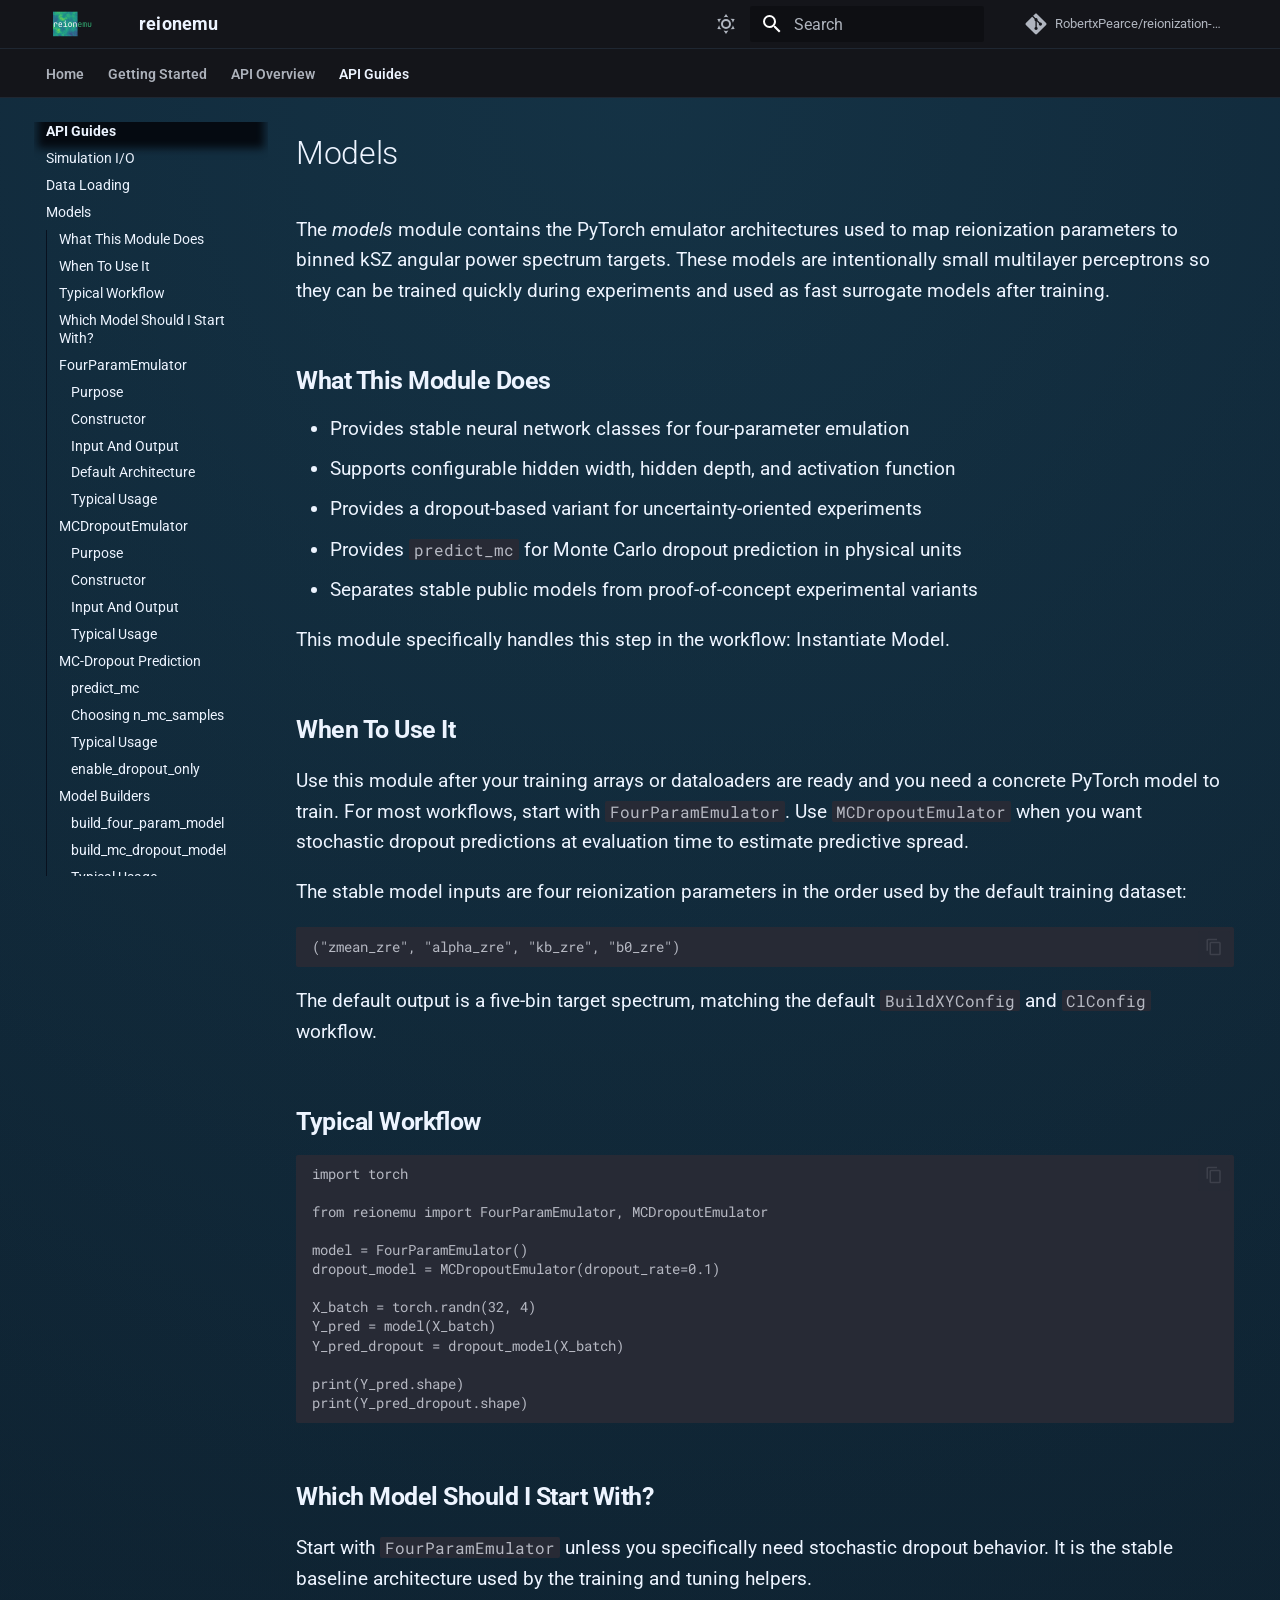
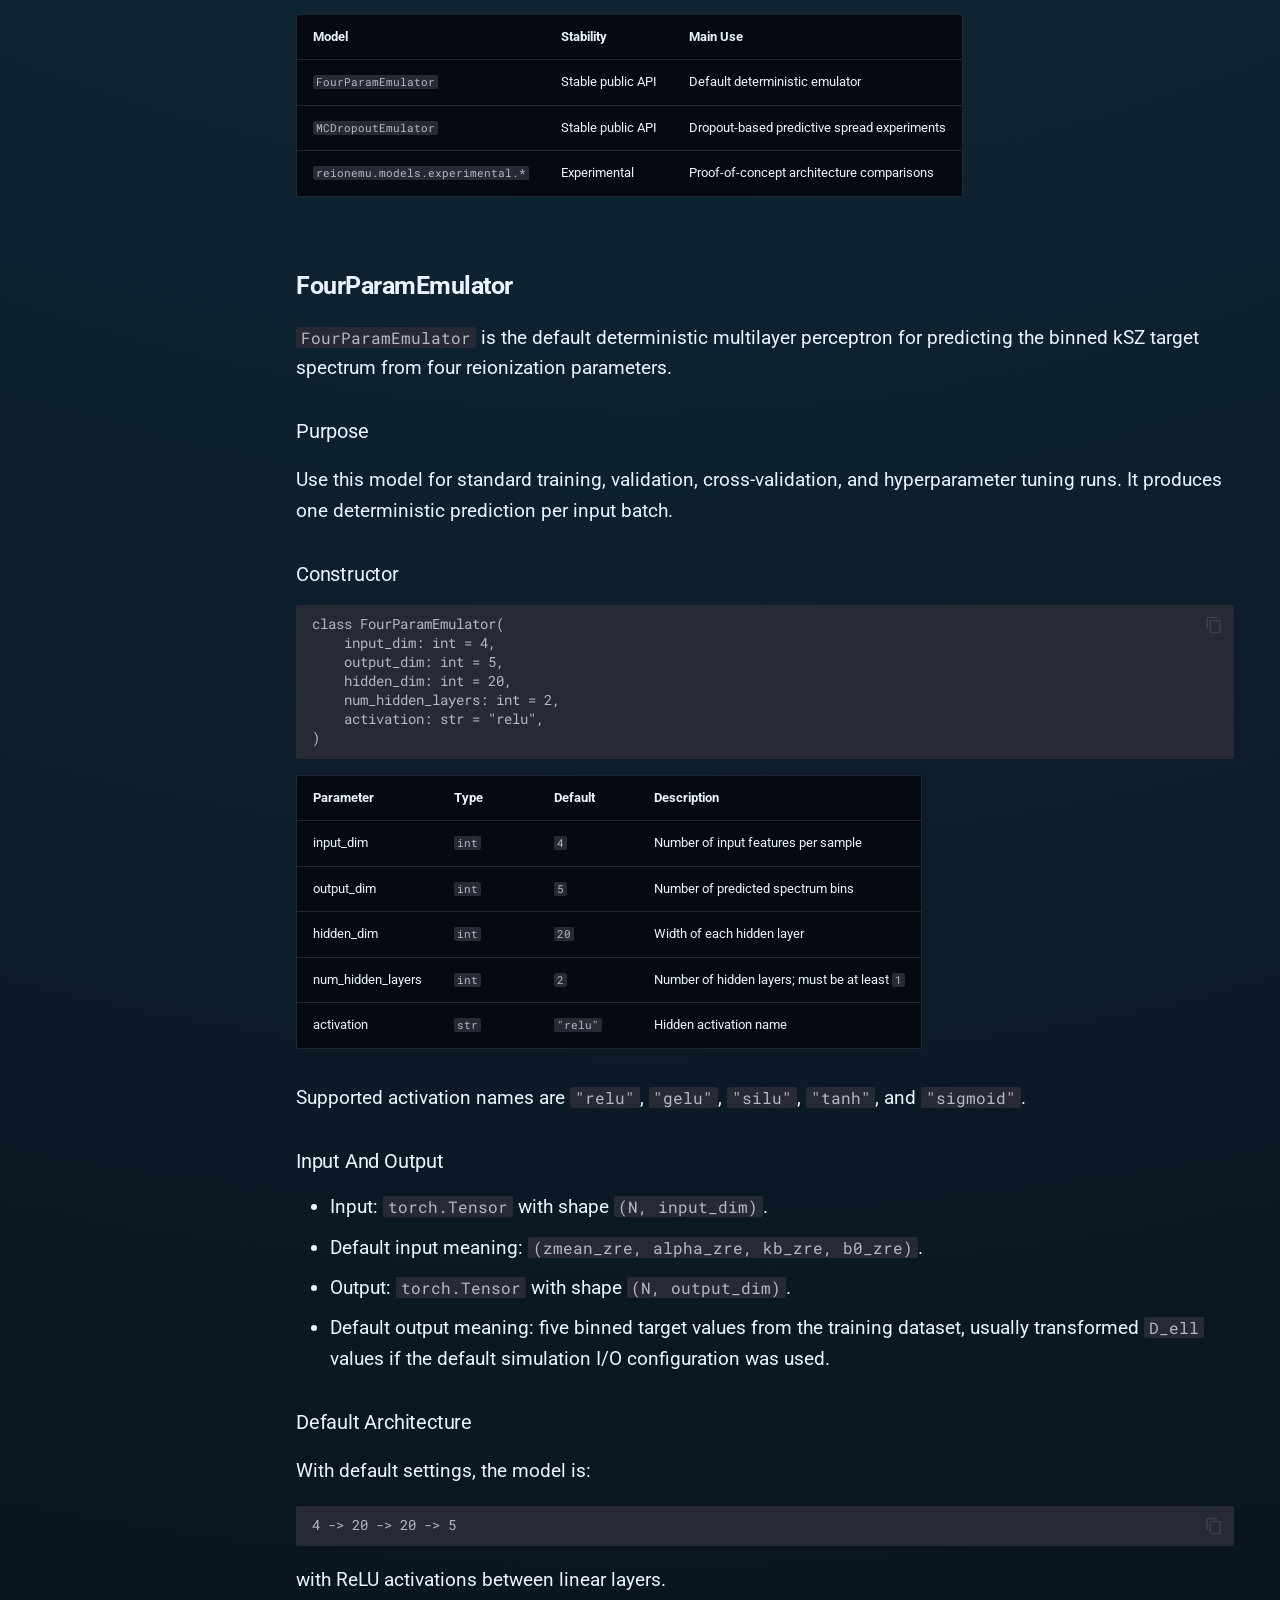
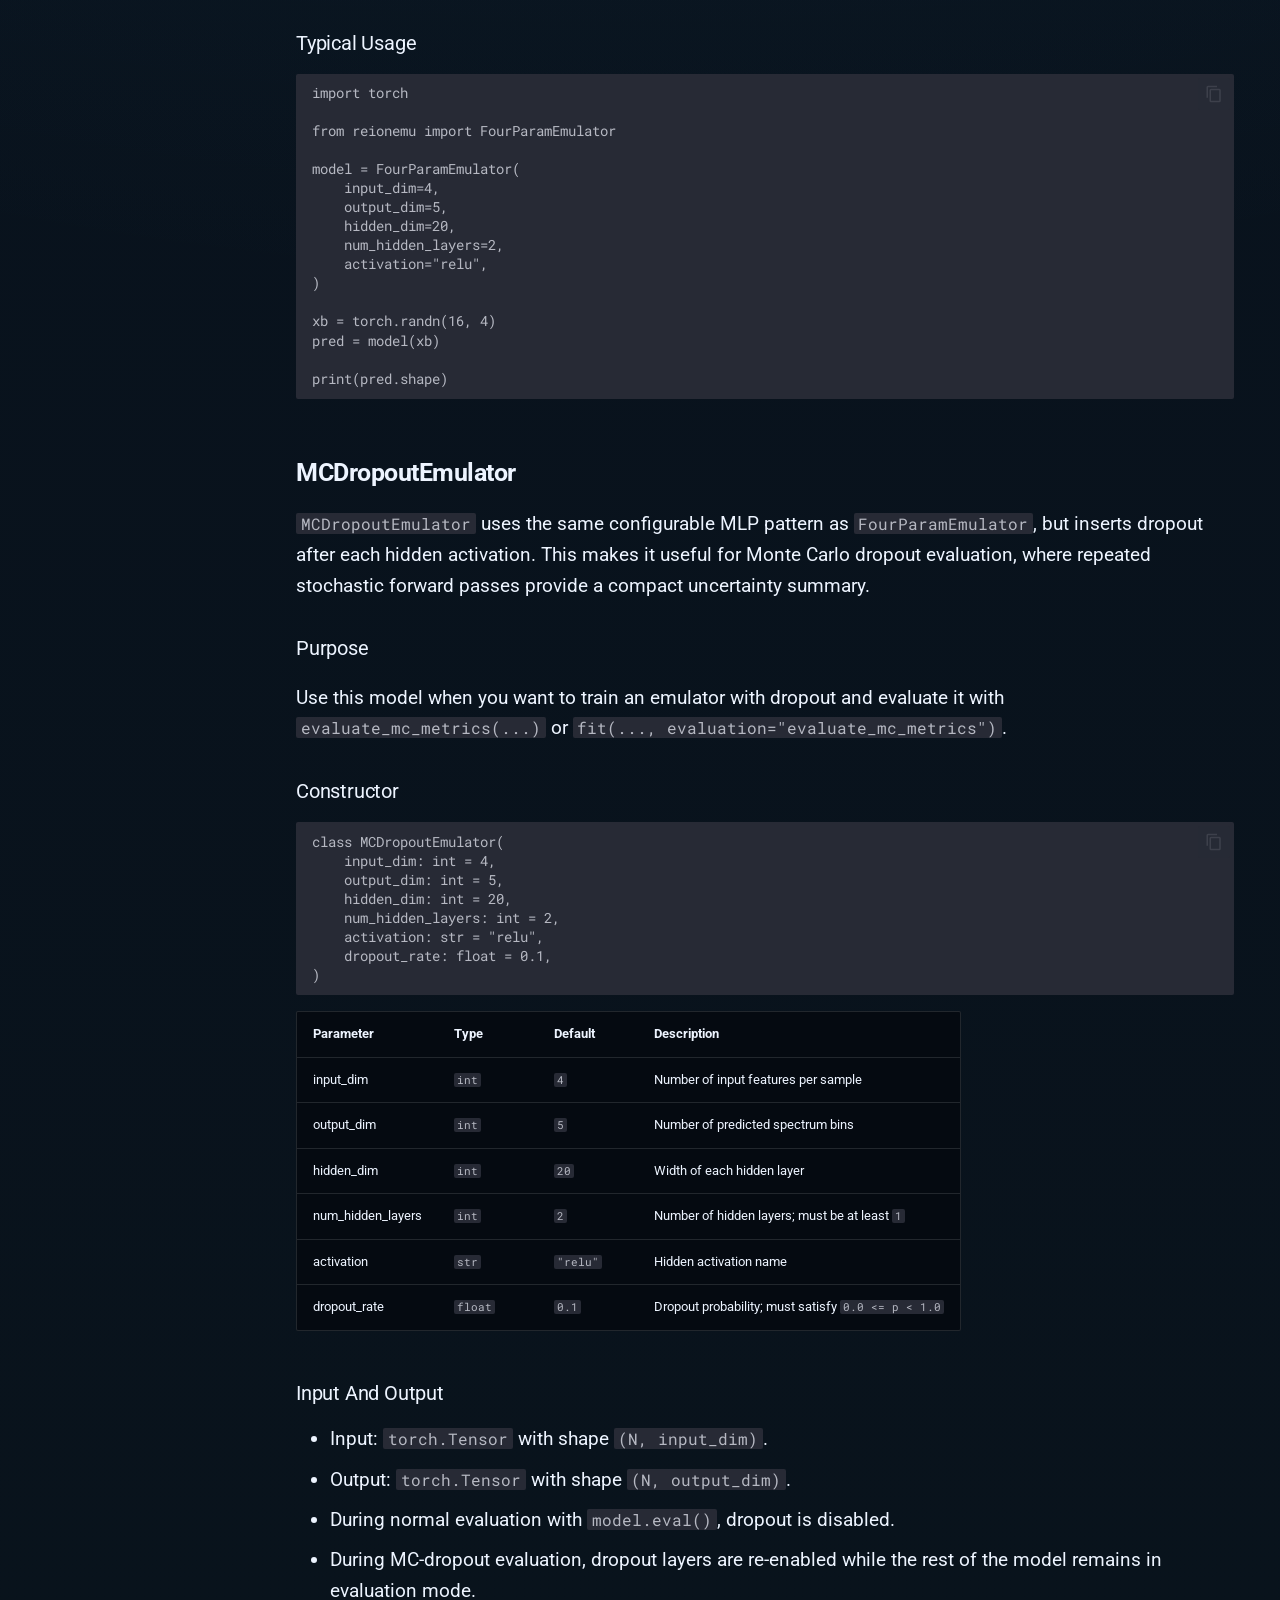
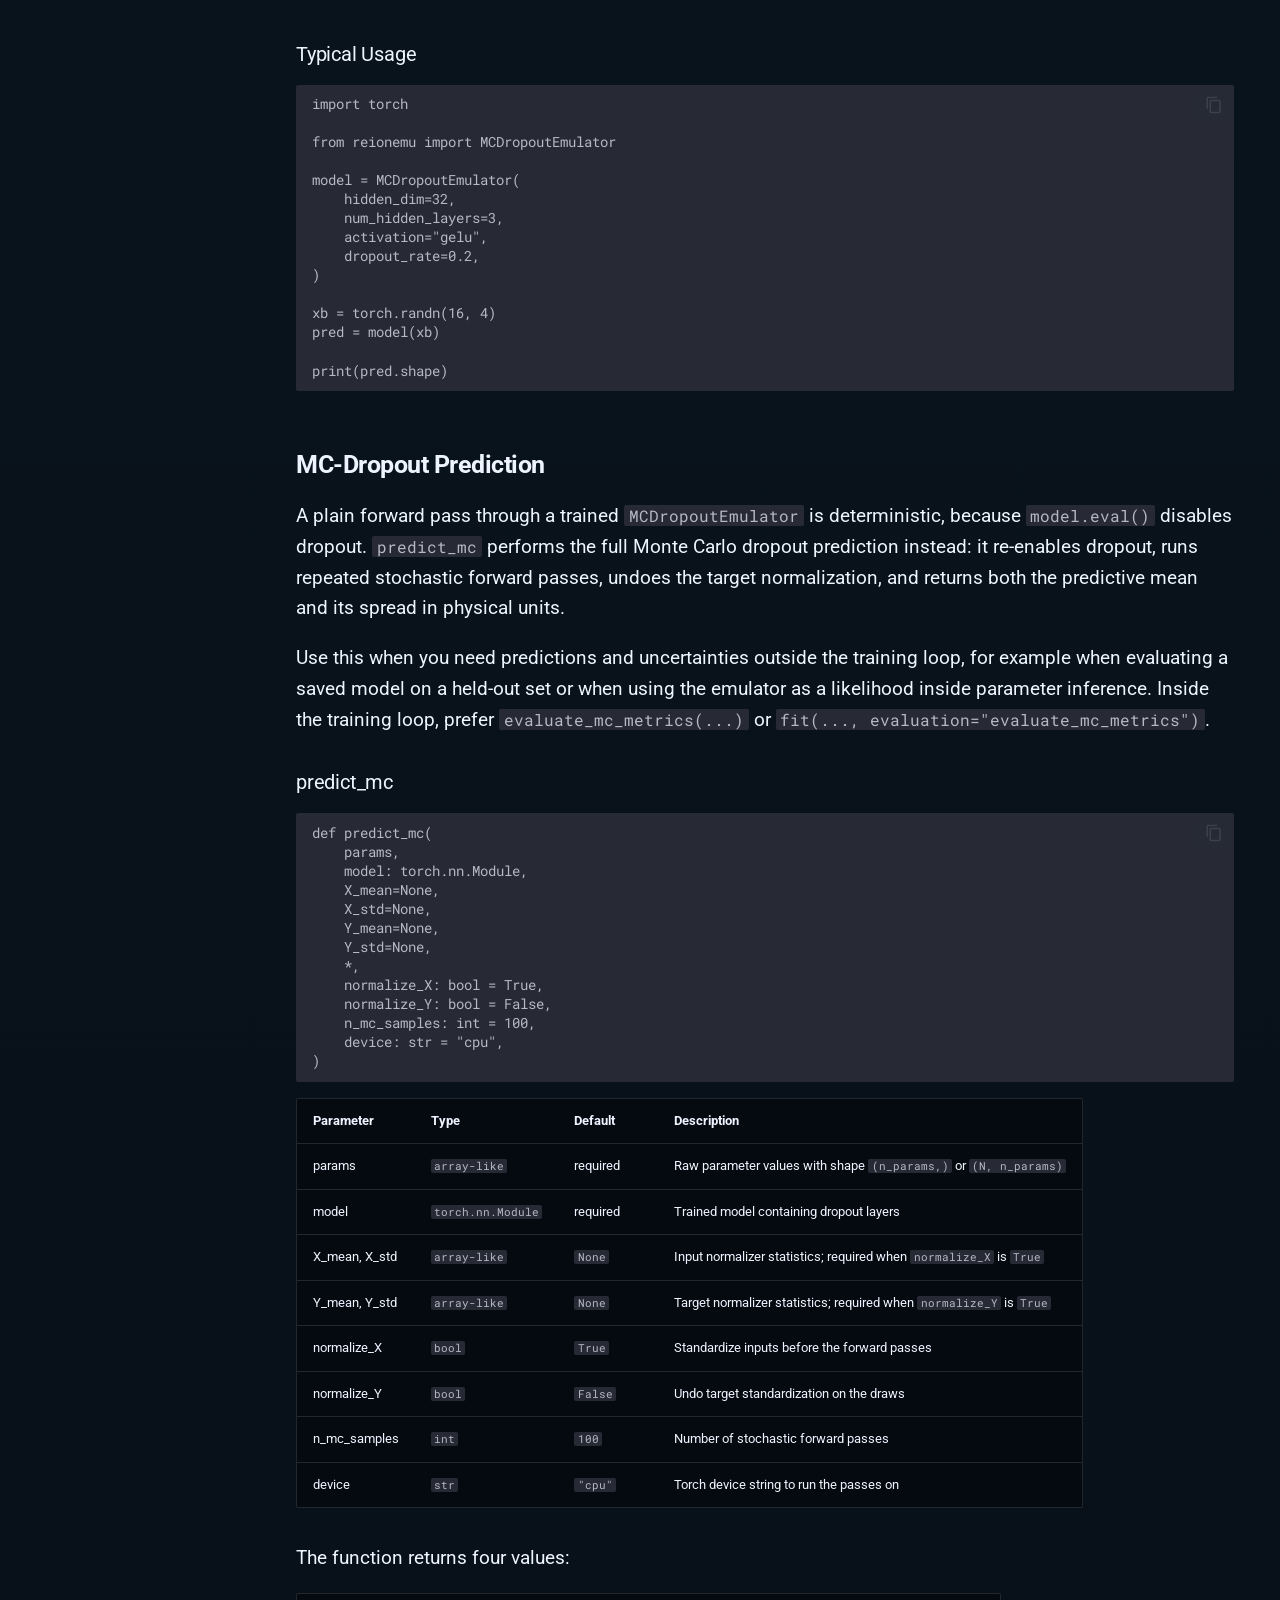
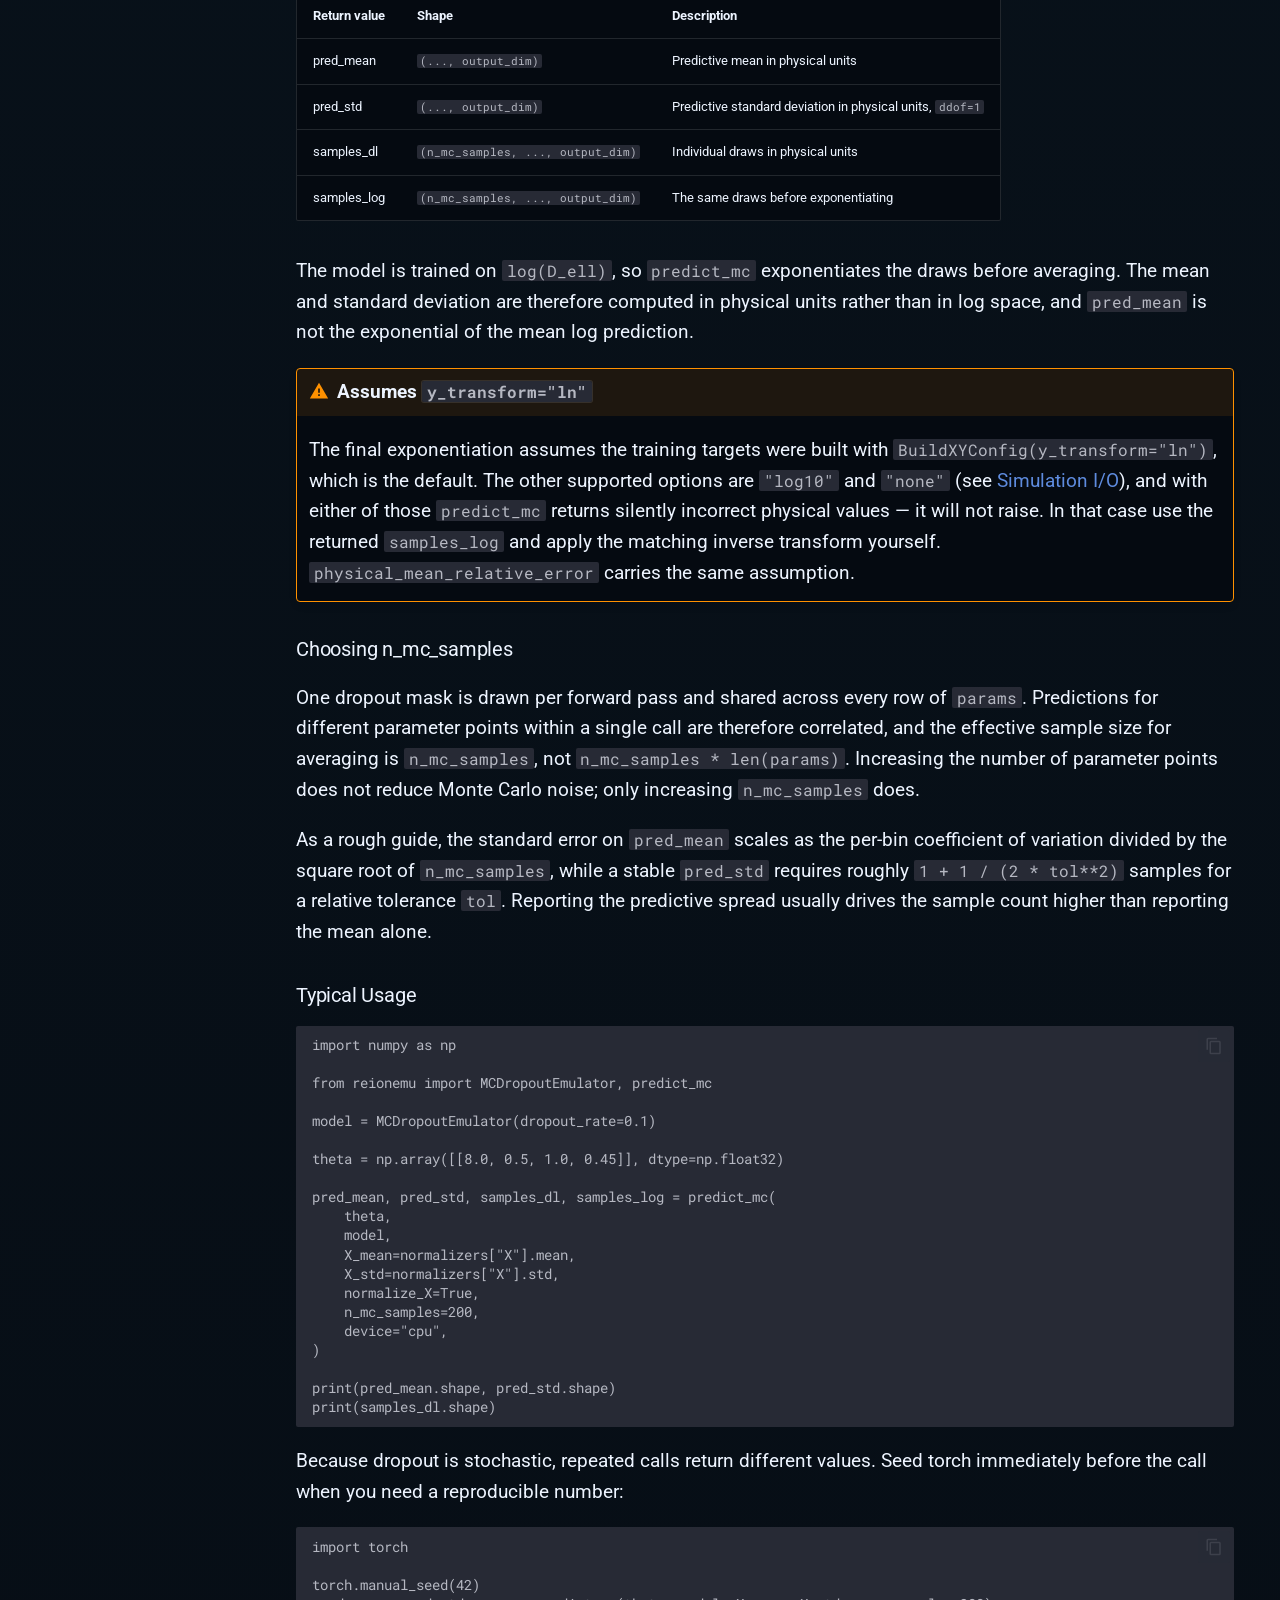
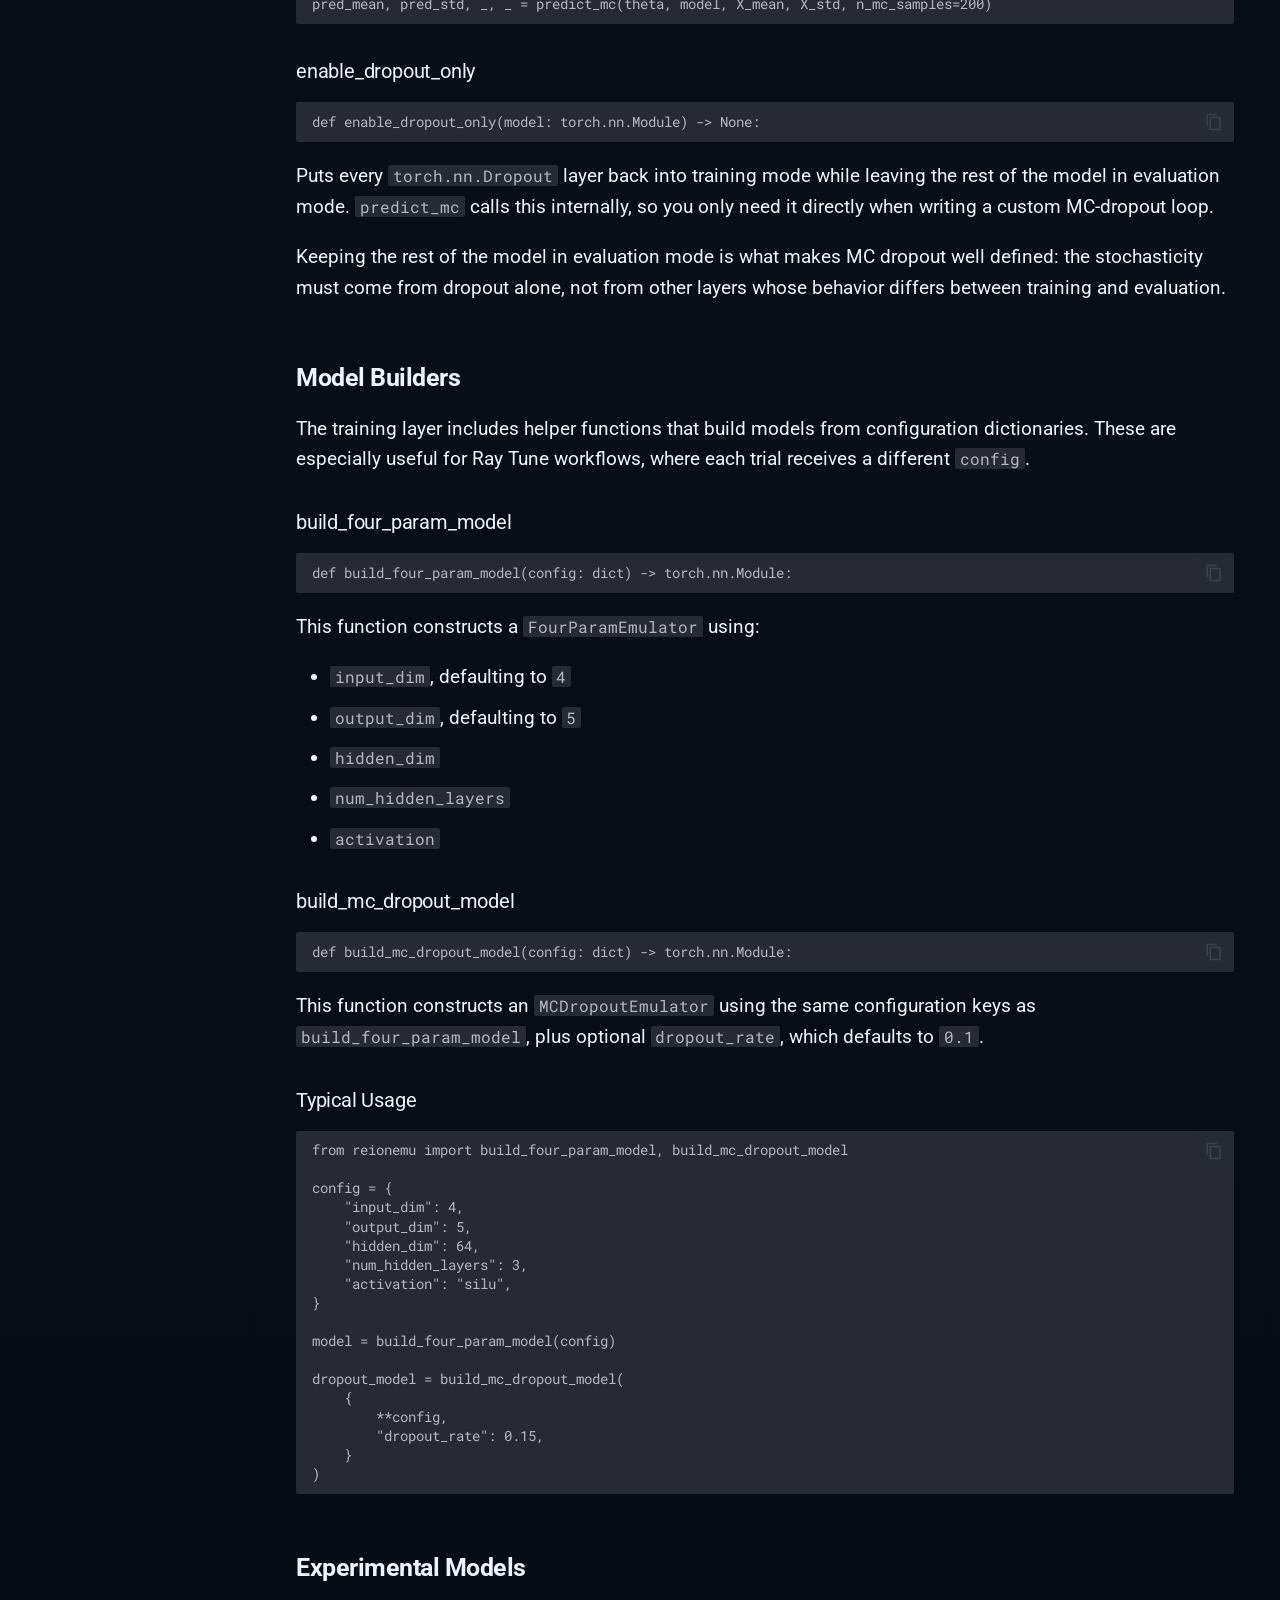
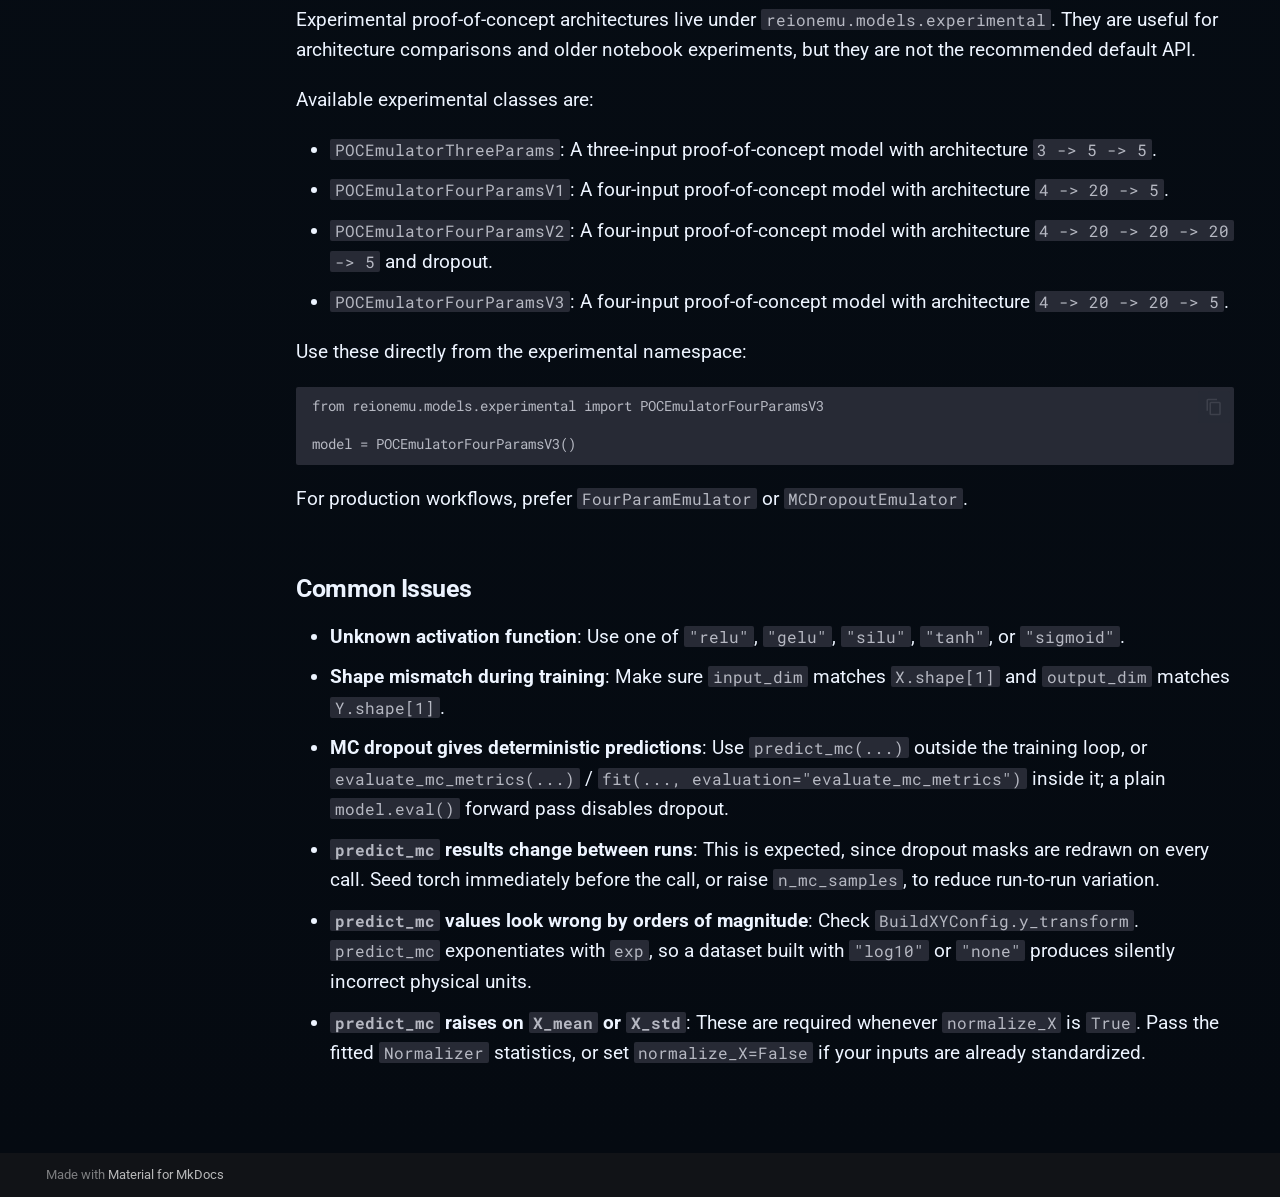
<file: api/models/index.html>
<!doctype html>
<html lang="en" class="no-js">
  <head>
    
      <meta charset="utf-8">
      <meta name="viewport" content="width=device-width,initial-scale=1">
      
        <meta name="description" content="Documentation for the reionemu package.">
      
      
      
        <link rel="canonical" href="https://robertxpearce.github.io/reionization-emulator/api/models/">
      
      
        <link rel="prev" href="../data-loading/">
      
      
        <link rel="next" href="../training/">
      
      
        
      
      
      <link rel="icon" href="../../assets/reionemu-logo.png">
      <meta name="generator" content="mkdocs-1.6.1, mkdocs-material-9.7.6">
    
    
      
        <title>Models - reionemu</title>
      
    
    
      <link rel="stylesheet" href="../../assets/stylesheets/main.484c7ddc.min.css">
      
        
        <link rel="stylesheet" href="../../assets/stylesheets/palette.ab4e12ef.min.css">
      
      


    
    
      
    
    
      
        
        
        <link rel="preconnect" href="https://fonts.gstatic.com" crossorigin>
        <link rel="stylesheet" href="https://fonts.googleapis.com/css?family=Roboto:300,300i,400,400i,700,700i%7CRoboto+Mono:400,400i,700,700i&display=fallback">
        <style>:root{--md-text-font:"Roboto";--md-code-font:"Roboto Mono"}</style>
      
    
    
      <link rel="stylesheet" href="../../stylesheets/extra.css">
    
    <script>__md_scope=new URL("../..",location),__md_hash=e=>[...e].reduce(((e,_)=>(e<<5)-e+_.charCodeAt(0)),0),__md_get=(e,_=localStorage,t=__md_scope)=>JSON.parse(_.getItem(t.pathname+"."+e)),__md_set=(e,_,t=localStorage,a=__md_scope)=>{try{t.setItem(a.pathname+"."+e,JSON.stringify(_))}catch(e){}}</script>
    
      

    
    
  </head>
  
  
    
    
      
    
    
    
    
    <body dir="ltr" data-md-color-scheme="slate" data-md-color-primary="black" data-md-color-accent="cyan">
  
    
    <input class="md-toggle" data-md-toggle="drawer" type="checkbox" id="__drawer" autocomplete="off">
    <input class="md-toggle" data-md-toggle="search" type="checkbox" id="__search" autocomplete="off">
    <label class="md-overlay" for="__drawer"></label>
    <div data-md-component="skip">
      
        
        <a href="#models" class="md-skip">
          Skip to content
        </a>
      
    </div>
    <div data-md-component="announce">
      
    </div>
    
    
      

<header class="md-header" data-md-component="header">
  <nav class="md-header__inner md-grid" aria-label="Header">
    <a href="../.." title="reionemu" class="md-header__button md-logo" aria-label="reionemu" data-md-component="logo">
      
  <img src="../../assets/reionemu-logo.png" alt="logo">

    </a>
    <label class="md-header__button md-icon" for="__drawer">
      
      <svg xmlns="http://www.w3.org/2000/svg" viewBox="0 0 24 24"><path d="M3 6h18v2H3zm0 5h18v2H3zm0 5h18v2H3z"/></svg>
    </label>
    <div class="md-header__title" data-md-component="header-title">
      <div class="md-header__ellipsis">
        <div class="md-header__topic">
          <span class="md-ellipsis">
            reionemu
          </span>
        </div>
        <div class="md-header__topic" data-md-component="header-topic">
          <span class="md-ellipsis">
            
              Models
            
          </span>
        </div>
      </div>
    </div>
    
      
        <form class="md-header__option" data-md-component="palette">
  
    
    
    
    <input class="md-option" data-md-color-media="" data-md-color-scheme="slate" data-md-color-primary="black" data-md-color-accent="cyan"  aria-label="Switch to light mode"  type="radio" name="__palette" id="__palette_0">
    
      <label class="md-header__button md-icon" title="Switch to light mode" for="__palette_1" hidden>
        <svg xmlns="http://www.w3.org/2000/svg" viewBox="0 0 24 24"><path d="M12 7a5 5 0 0 1 5 5 5 5 0 0 1-5 5 5 5 0 0 1-5-5 5 5 0 0 1 5-5m0 2a3 3 0 0 0-3 3 3 3 0 0 0 3 3 3 3 0 0 0 3-3 3 3 0 0 0-3-3m0-7 2.39 3.42C13.65 5.15 12.84 5 12 5s-1.65.15-2.39.42zM3.34 7l4.16-.35A7.2 7.2 0 0 0 5.94 8.5c-.44.74-.69 1.5-.83 2.29zm.02 10 1.76-3.77a7.131 7.131 0 0 0 2.38 4.14zM20.65 7l-1.77 3.79a7.02 7.02 0 0 0-2.38-4.15zm-.01 10-4.14.36c.59-.51 1.12-1.14 1.54-1.86.42-.73.69-1.5.83-2.29zM12 22l-2.41-3.44c.74.27 1.55.44 2.41.44.82 0 1.63-.17 2.37-.44z"/></svg>
      </label>
    
  
    
    
    
    <input class="md-option" data-md-color-media="" data-md-color-scheme="default" data-md-color-primary="blue-grey" data-md-color-accent="cyan"  aria-label="Switch to dark mode"  type="radio" name="__palette" id="__palette_1">
    
      <label class="md-header__button md-icon" title="Switch to dark mode" for="__palette_0" hidden>
        <svg xmlns="http://www.w3.org/2000/svg" viewBox="0 0 24 24"><path d="m17.75 4.09-2.53 1.94.91 3.06-2.63-1.81-2.63 1.81.91-3.06-2.53-1.94L12.44 4l1.06-3 1.06 3zm3.5 6.91-1.64 1.25.59 1.98-1.7-1.17-1.7 1.17.59-1.98L15.75 11l2.06-.05L18.5 9l.69 1.95zm-2.28 4.95c.83-.08 1.72 1.1 1.19 1.85-.32.45-.66.87-1.08 1.27C15.17 23 8.84 23 4.94 19.07c-3.91-3.9-3.91-10.24 0-14.14.4-.4.82-.76 1.27-1.08.75-.53 1.93.36 1.85 1.19-.27 2.86.69 5.83 2.89 8.02a9.96 9.96 0 0 0 8.02 2.89m-1.64 2.02a12.08 12.08 0 0 1-7.8-3.47c-2.17-2.19-3.33-5-3.49-7.82-2.81 3.14-2.7 7.96.31 10.98 3.02 3.01 7.84 3.12 10.98.31"/></svg>
      </label>
    
  
</form>
      
    
    
      <script>var palette=__md_get("__palette");if(palette&&palette.color){if("(prefers-color-scheme)"===palette.color.media){var media=matchMedia("(prefers-color-scheme: light)"),input=document.querySelector(media.matches?"[data-md-color-media='(prefers-color-scheme: light)']":"[data-md-color-media='(prefers-color-scheme: dark)']");palette.color.media=input.getAttribute("data-md-color-media"),palette.color.scheme=input.getAttribute("data-md-color-scheme"),palette.color.primary=input.getAttribute("data-md-color-primary"),palette.color.accent=input.getAttribute("data-md-color-accent")}for(var[key,value]of Object.entries(palette.color))document.body.setAttribute("data-md-color-"+key,value)}</script>
    
    
    
      
      
        <label class="md-header__button md-icon" for="__search">
          
          <svg xmlns="http://www.w3.org/2000/svg" viewBox="0 0 24 24"><path d="M9.5 3A6.5 6.5 0 0 1 16 9.5c0 1.61-.59 3.09-1.56 4.23l.27.27h.79l5 5-1.5 1.5-5-5v-.79l-.27-.27A6.52 6.52 0 0 1 9.5 16 6.5 6.5 0 0 1 3 9.5 6.5 6.5 0 0 1 9.5 3m0 2C7 5 5 7 5 9.5S7 14 9.5 14 14 12 14 9.5 12 5 9.5 5"/></svg>
        </label>
        <div class="md-search" data-md-component="search" role="dialog">
  <label class="md-search__overlay" for="__search"></label>
  <div class="md-search__inner" role="search">
    <form class="md-search__form" name="search">
      <input type="text" class="md-search__input" name="query" aria-label="Search" placeholder="Search" autocapitalize="off" autocorrect="off" autocomplete="off" spellcheck="false" data-md-component="search-query" required>
      <label class="md-search__icon md-icon" for="__search">
        
        <svg xmlns="http://www.w3.org/2000/svg" viewBox="0 0 24 24"><path d="M9.5 3A6.5 6.5 0 0 1 16 9.5c0 1.61-.59 3.09-1.56 4.23l.27.27h.79l5 5-1.5 1.5-5-5v-.79l-.27-.27A6.52 6.52 0 0 1 9.5 16 6.5 6.5 0 0 1 3 9.5 6.5 6.5 0 0 1 9.5 3m0 2C7 5 5 7 5 9.5S7 14 9.5 14 14 12 14 9.5 12 5 9.5 5"/></svg>
        
        <svg xmlns="http://www.w3.org/2000/svg" viewBox="0 0 24 24"><path d="M20 11v2H8l5.5 5.5-1.42 1.42L4.16 12l7.92-7.92L13.5 5.5 8 11z"/></svg>
      </label>
      <nav class="md-search__options" aria-label="Search">
        
        <button type="reset" class="md-search__icon md-icon" title="Clear" aria-label="Clear" tabindex="-1">
          
          <svg xmlns="http://www.w3.org/2000/svg" viewBox="0 0 24 24"><path d="M19 6.41 17.59 5 12 10.59 6.41 5 5 6.41 10.59 12 5 17.59 6.41 19 12 13.41 17.59 19 19 17.59 13.41 12z"/></svg>
        </button>
      </nav>
      
    </form>
    <div class="md-search__output">
      <div class="md-search__scrollwrap" tabindex="0" data-md-scrollfix>
        <div class="md-search-result" data-md-component="search-result">
          <div class="md-search-result__meta">
            Initializing search
          </div>
          <ol class="md-search-result__list" role="presentation"></ol>
        </div>
      </div>
    </div>
  </div>
</div>
      
    
    
      <div class="md-header__source">
        <a href="https://github.com/RobertxPearce/reionization-emulator" title="Go to repository" class="md-source" data-md-component="source">
  <div class="md-source__icon md-icon">
    
    <svg xmlns="http://www.w3.org/2000/svg" viewBox="0 0 448 512"><!--! Font Awesome Free 7.1.0 by @fontawesome - https://fontawesome.com License - https://fontawesome.com/license/free (Icons: CC BY 4.0, Fonts: SIL OFL 1.1, Code: MIT License) Copyright 2025 Fonticons, Inc.--><path d="M439.6 236.1 244 40.5c-5.4-5.5-12.8-8.5-20.4-8.5s-15 3-20.4 8.4L162.5 81l51.5 51.5c27.1-9.1 52.7 16.8 43.4 43.7l49.7 49.7c34.2-11.8 61.2 31 35.5 56.7-26.5 26.5-70.2-2.9-56-37.3L240.3 199v121.9c25.3 12.5 22.3 41.8 9.1 55-6.4 6.4-15.2 10.1-24.3 10.1s-17.8-3.6-24.3-10.1c-17.6-17.6-11.1-46.9 11.2-56v-123c-20.8-8.5-24.6-30.7-18.6-45L142.6 101 8.5 235.1C3 240.6 0 247.9 0 255.5s3 15 8.5 20.4l195.6 195.7c5.4 5.4 12.7 8.4 20.4 8.4s15-3 20.4-8.4l194.7-194.7c5.4-5.4 8.4-12.8 8.4-20.4s-3-15-8.4-20.4"/></svg>
  </div>
  <div class="md-source__repository">
    RobertxPearce/reionization-emulator
  </div>
</a>
      </div>
    
  </nav>
  
</header>
    
    <div class="md-container" data-md-component="container">
      
      
        
          
            
<nav class="md-tabs" aria-label="Tabs" data-md-component="tabs">
  <div class="md-grid">
    <ul class="md-tabs__list">
      
        
  
  
  
  
    <li class="md-tabs__item">
      <a href="../.." class="md-tabs__link">
        
  
  
    
  
  Home

      </a>
    </li>
  

      
        
  
  
  
  
    <li class="md-tabs__item">
      <a href="../../getting-started/" class="md-tabs__link">
        
  
  
    
  
  Getting Started

      </a>
    </li>
  

      
        
  
  
  
  
    <li class="md-tabs__item">
      <a href="../../api-overview/" class="md-tabs__link">
        
  
  
    
  
  API Overview

      </a>
    </li>
  

      
        
  
  
  
    
  
  
    
    
      <li class="md-tabs__item md-tabs__item--active">
        <a href="../simulation-io/" class="md-tabs__link">
          
  
  
  API Guides

        </a>
      </li>
    
  

      
    </ul>
  </div>
</nav>
          
        
      
      <main class="md-main" data-md-component="main">
        <div class="md-main__inner md-grid">
          
            
              
              <div class="md-sidebar md-sidebar--primary" data-md-component="sidebar" data-md-type="navigation" >
                <div class="md-sidebar__scrollwrap">
                  <div class="md-sidebar__inner">
                    


  


  

<nav class="md-nav md-nav--primary md-nav--lifted md-nav--integrated" aria-label="Navigation" data-md-level="0">
  <label class="md-nav__title" for="__drawer">
    <a href="../.." title="reionemu" class="md-nav__button md-logo" aria-label="reionemu" data-md-component="logo">
      
  <img src="../../assets/reionemu-logo.png" alt="logo">

    </a>
    reionemu
  </label>
  
    <div class="md-nav__source">
      <a href="https://github.com/RobertxPearce/reionization-emulator" title="Go to repository" class="md-source" data-md-component="source">
  <div class="md-source__icon md-icon">
    
    <svg xmlns="http://www.w3.org/2000/svg" viewBox="0 0 448 512"><!--! Font Awesome Free 7.1.0 by @fontawesome - https://fontawesome.com License - https://fontawesome.com/license/free (Icons: CC BY 4.0, Fonts: SIL OFL 1.1, Code: MIT License) Copyright 2025 Fonticons, Inc.--><path d="M439.6 236.1 244 40.5c-5.4-5.5-12.8-8.5-20.4-8.5s-15 3-20.4 8.4L162.5 81l51.5 51.5c27.1-9.1 52.7 16.8 43.4 43.7l49.7 49.7c34.2-11.8 61.2 31 35.5 56.7-26.5 26.5-70.2-2.9-56-37.3L240.3 199v121.9c25.3 12.5 22.3 41.8 9.1 55-6.4 6.4-15.2 10.1-24.3 10.1s-17.8-3.6-24.3-10.1c-17.6-17.6-11.1-46.9 11.2-56v-123c-20.8-8.5-24.6-30.7-18.6-45L142.6 101 8.5 235.1C3 240.6 0 247.9 0 255.5s3 15 8.5 20.4l195.6 195.7c5.4 5.4 12.7 8.4 20.4 8.4s15-3 20.4-8.4l194.7-194.7c5.4-5.4 8.4-12.8 8.4-20.4s-3-15-8.4-20.4"/></svg>
  </div>
  <div class="md-source__repository">
    RobertxPearce/reionization-emulator
  </div>
</a>
    </div>
  
  <ul class="md-nav__list" data-md-scrollfix>
    
      
      
  
  
  
  
    <li class="md-nav__item">
      <a href="../.." class="md-nav__link">
        
  
  
  <span class="md-ellipsis">
    
  
    Home
  

    
  </span>
  
  

      </a>
    </li>
  

    
      
      
  
  
  
  
    <li class="md-nav__item">
      <a href="../../getting-started/" class="md-nav__link">
        
  
  
  <span class="md-ellipsis">
    
  
    Getting Started
  

    
  </span>
  
  

      </a>
    </li>
  

    
      
      
  
  
  
  
    <li class="md-nav__item">
      <a href="../../api-overview/" class="md-nav__link">
        
  
  
  <span class="md-ellipsis">
    
  
    API Overview
  

    
  </span>
  
  

      </a>
    </li>
  

    
      
      
  
  
    
  
  
  
    
    
    
    
      
        
        
      
      
        
      
    
    
    <li class="md-nav__item md-nav__item--active md-nav__item--section md-nav__item--nested">
      
        
        
        <input class="md-nav__toggle md-toggle " type="checkbox" id="__nav_4" checked>
        
          
          <label class="md-nav__link" for="__nav_4" id="__nav_4_label" tabindex="">
            
  
  
  <span class="md-ellipsis">
    
  
    API Guides
  

    
  </span>
  
  

            <span class="md-nav__icon md-icon"></span>
          </label>
        
        <nav class="md-nav" data-md-level="1" aria-labelledby="__nav_4_label" aria-expanded="true">
          <label class="md-nav__title" for="__nav_4">
            <span class="md-nav__icon md-icon"></span>
            
  
    API Guides
  

          </label>
          <ul class="md-nav__list" data-md-scrollfix>
            
              
                
  
  
  
  
    <li class="md-nav__item">
      <a href="../simulation-io/" class="md-nav__link">
        
  
  
  <span class="md-ellipsis">
    
  
    Simulation I/O
  

    
  </span>
  
  

      </a>
    </li>
  

              
            
              
                
  
  
  
  
    <li class="md-nav__item">
      <a href="../data-loading/" class="md-nav__link">
        
  
  
  <span class="md-ellipsis">
    
  
    Data Loading
  

    
  </span>
  
  

      </a>
    </li>
  

              
            
              
                
  
  
    
  
  
  
    <li class="md-nav__item md-nav__item--active">
      
      <input class="md-nav__toggle md-toggle" type="checkbox" id="__toc">
      
      
        
      
      
        <label class="md-nav__link md-nav__link--active" for="__toc">
          
  
  
  <span class="md-ellipsis">
    
  
    Models
  

    
  </span>
  
  

          <span class="md-nav__icon md-icon"></span>
        </label>
      
      <a href="./" class="md-nav__link md-nav__link--active">
        
  
  
  <span class="md-ellipsis">
    
  
    Models
  

    
  </span>
  
  

      </a>
      
        

<nav class="md-nav md-nav--secondary" aria-label="Table of contents">
  
  
  
    
  
  
    <label class="md-nav__title" for="__toc">
      <span class="md-nav__icon md-icon"></span>
      Table of contents
    </label>
    <ul class="md-nav__list" data-md-component="toc" data-md-scrollfix>
      
        <li class="md-nav__item">
  <a href="#what-this-module-does" class="md-nav__link">
    <span class="md-ellipsis">
      
        What This Module Does
      
    </span>
  </a>
  
</li>
      
        <li class="md-nav__item">
  <a href="#when-to-use-it" class="md-nav__link">
    <span class="md-ellipsis">
      
        When To Use It
      
    </span>
  </a>
  
</li>
      
        <li class="md-nav__item">
  <a href="#typical-workflow" class="md-nav__link">
    <span class="md-ellipsis">
      
        Typical Workflow
      
    </span>
  </a>
  
</li>
      
        <li class="md-nav__item">
  <a href="#which-model-should-i-start-with" class="md-nav__link">
    <span class="md-ellipsis">
      
        Which Model Should I Start With?
      
    </span>
  </a>
  
</li>
      
        <li class="md-nav__item">
  <a href="#fourparamemulator" class="md-nav__link">
    <span class="md-ellipsis">
      
        FourParamEmulator
      
    </span>
  </a>
  
    <nav class="md-nav" aria-label="FourParamEmulator">
      <ul class="md-nav__list">
        
          <li class="md-nav__item">
  <a href="#purpose" class="md-nav__link">
    <span class="md-ellipsis">
      
        Purpose
      
    </span>
  </a>
  
</li>
        
          <li class="md-nav__item">
  <a href="#constructor" class="md-nav__link">
    <span class="md-ellipsis">
      
        Constructor
      
    </span>
  </a>
  
</li>
        
          <li class="md-nav__item">
  <a href="#input-and-output" class="md-nav__link">
    <span class="md-ellipsis">
      
        Input And Output
      
    </span>
  </a>
  
</li>
        
          <li class="md-nav__item">
  <a href="#default-architecture" class="md-nav__link">
    <span class="md-ellipsis">
      
        Default Architecture
      
    </span>
  </a>
  
</li>
        
          <li class="md-nav__item">
  <a href="#typical-usage" class="md-nav__link">
    <span class="md-ellipsis">
      
        Typical Usage
      
    </span>
  </a>
  
</li>
        
      </ul>
    </nav>
  
</li>
      
        <li class="md-nav__item">
  <a href="#mcdropoutemulator" class="md-nav__link">
    <span class="md-ellipsis">
      
        MCDropoutEmulator
      
    </span>
  </a>
  
    <nav class="md-nav" aria-label="MCDropoutEmulator">
      <ul class="md-nav__list">
        
          <li class="md-nav__item">
  <a href="#purpose_1" class="md-nav__link">
    <span class="md-ellipsis">
      
        Purpose
      
    </span>
  </a>
  
</li>
        
          <li class="md-nav__item">
  <a href="#constructor_1" class="md-nav__link">
    <span class="md-ellipsis">
      
        Constructor
      
    </span>
  </a>
  
</li>
        
          <li class="md-nav__item">
  <a href="#input-and-output_1" class="md-nav__link">
    <span class="md-ellipsis">
      
        Input And Output
      
    </span>
  </a>
  
</li>
        
          <li class="md-nav__item">
  <a href="#typical-usage_1" class="md-nav__link">
    <span class="md-ellipsis">
      
        Typical Usage
      
    </span>
  </a>
  
</li>
        
      </ul>
    </nav>
  
</li>
      
        <li class="md-nav__item">
  <a href="#mc-dropout-prediction" class="md-nav__link">
    <span class="md-ellipsis">
      
        MC-Dropout Prediction
      
    </span>
  </a>
  
    <nav class="md-nav" aria-label="MC-Dropout Prediction">
      <ul class="md-nav__list">
        
          <li class="md-nav__item">
  <a href="#predict_mc" class="md-nav__link">
    <span class="md-ellipsis">
      
        predict_mc
      
    </span>
  </a>
  
</li>
        
          <li class="md-nav__item">
  <a href="#choosing-n_mc_samples" class="md-nav__link">
    <span class="md-ellipsis">
      
        Choosing n_mc_samples
      
    </span>
  </a>
  
</li>
        
          <li class="md-nav__item">
  <a href="#typical-usage_2" class="md-nav__link">
    <span class="md-ellipsis">
      
        Typical Usage
      
    </span>
  </a>
  
</li>
        
          <li class="md-nav__item">
  <a href="#enable_dropout_only" class="md-nav__link">
    <span class="md-ellipsis">
      
        enable_dropout_only
      
    </span>
  </a>
  
</li>
        
      </ul>
    </nav>
  
</li>
      
        <li class="md-nav__item">
  <a href="#model-builders" class="md-nav__link">
    <span class="md-ellipsis">
      
        Model Builders
      
    </span>
  </a>
  
    <nav class="md-nav" aria-label="Model Builders">
      <ul class="md-nav__list">
        
          <li class="md-nav__item">
  <a href="#build_four_param_model" class="md-nav__link">
    <span class="md-ellipsis">
      
        build_four_param_model
      
    </span>
  </a>
  
</li>
        
          <li class="md-nav__item">
  <a href="#build_mc_dropout_model" class="md-nav__link">
    <span class="md-ellipsis">
      
        build_mc_dropout_model
      
    </span>
  </a>
  
</li>
        
          <li class="md-nav__item">
  <a href="#typical-usage_3" class="md-nav__link">
    <span class="md-ellipsis">
      
        Typical Usage
      
    </span>
  </a>
  
</li>
        
      </ul>
    </nav>
  
</li>
      
        <li class="md-nav__item">
  <a href="#experimental-models" class="md-nav__link">
    <span class="md-ellipsis">
      
        Experimental Models
      
    </span>
  </a>
  
</li>
      
        <li class="md-nav__item">
  <a href="#common-issues" class="md-nav__link">
    <span class="md-ellipsis">
      
        Common Issues
      
    </span>
  </a>
  
</li>
      
    </ul>
  
</nav>
      
    </li>
  

              
            
              
                
  
  
  
  
    <li class="md-nav__item">
      <a href="../training/" class="md-nav__link">
        
  
  
  <span class="md-ellipsis">
    
  
    Training
  

    
  </span>
  
  

      </a>
    </li>
  

              
            
              
                
  
  
  
  
    <li class="md-nav__item">
      <a href="../hyperparameter-tuning/" class="md-nav__link">
        
  
  
  <span class="md-ellipsis">
    
  
    Hyperparameter Tuning
  

    
  </span>
  
  

      </a>
    </li>
  

              
            
              
                
  
  
  
  
    <li class="md-nav__item">
      <a href="../artifacts/" class="md-nav__link">
        
  
  
  <span class="md-ellipsis">
    
  
    Artifacts
  

    
  </span>
  
  

      </a>
    </li>
  

              
            
          </ul>
        </nav>
      
    </li>
  

    
  </ul>
</nav>
                  </div>
                </div>
              </div>
            
            
          
          
            <div class="md-content" data-md-component="content">
              
              <article class="md-content__inner md-typeset">
                
                  


  
  


<h1 id="models">Models<a class="headerlink" href="#models" title="Permanent link">&para;</a></h1>
<p>The <em>models</em> module contains the PyTorch emulator architectures used to map reionization parameters to binned kSZ angular power spectrum targets. These models are intentionally small multilayer perceptrons so they can be trained quickly during experiments and used as fast surrogate models after training.</p>
<h2 id="what-this-module-does">What This Module Does<a class="headerlink" href="#what-this-module-does" title="Permanent link">&para;</a></h2>
<ul>
<li>Provides stable neural network classes for four-parameter emulation</li>
<li>Supports configurable hidden width, hidden depth, and activation function</li>
<li>Provides a dropout-based variant for uncertainty-oriented experiments</li>
<li>Provides <code>predict_mc</code> for Monte Carlo dropout prediction in physical units</li>
<li>Separates stable public models from proof-of-concept experimental variants</li>
</ul>
<p>This module specifically handles this step in the workflow: Instantiate Model.</p>
<h2 id="when-to-use-it">When To Use It<a class="headerlink" href="#when-to-use-it" title="Permanent link">&para;</a></h2>
<p>Use this module after your training arrays or dataloaders are ready and you need a concrete PyTorch model to train. For most workflows, start with <code>FourParamEmulator</code>. Use <code>MCDropoutEmulator</code> when you want stochastic dropout predictions at evaluation time to estimate predictive spread.</p>
<p>The stable model inputs are four reionization parameters in the order used by the default training dataset:</p>
<pre><code class="language-python">(&quot;zmean_zre&quot;, &quot;alpha_zre&quot;, &quot;kb_zre&quot;, &quot;b0_zre&quot;)
</code></pre>
<p>The default output is a five-bin target spectrum, matching the default <code>BuildXYConfig</code> and <code>ClConfig</code> workflow.</p>
<h2 id="typical-workflow">Typical Workflow<a class="headerlink" href="#typical-workflow" title="Permanent link">&para;</a></h2>
<pre><code class="language-python">import torch

from reionemu import FourParamEmulator, MCDropoutEmulator

model = FourParamEmulator()
dropout_model = MCDropoutEmulator(dropout_rate=0.1)

X_batch = torch.randn(32, 4)
Y_pred = model(X_batch)
Y_pred_dropout = dropout_model(X_batch)

print(Y_pred.shape)
print(Y_pred_dropout.shape)
</code></pre>
<h2 id="which-model-should-i-start-with">Which Model Should I Start With?<a class="headerlink" href="#which-model-should-i-start-with" title="Permanent link">&para;</a></h2>
<p>Start with <code>FourParamEmulator</code> unless you specifically need stochastic dropout behavior. It is the stable baseline architecture used by the training and tuning helpers.</p>
<table>
<thead>
<tr>
<th style="text-align: left;">Model</th>
<th style="text-align: left;">Stability</th>
<th style="text-align: left;">Main Use</th>
</tr>
</thead>
<tbody>
<tr>
<td style="text-align: left;"><code>FourParamEmulator</code></td>
<td style="text-align: left;">Stable public API</td>
<td style="text-align: left;">Default deterministic emulator</td>
</tr>
<tr>
<td style="text-align: left;"><code>MCDropoutEmulator</code></td>
<td style="text-align: left;">Stable public API</td>
<td style="text-align: left;">Dropout-based predictive spread experiments</td>
</tr>
<tr>
<td style="text-align: left;"><code>reionemu.models.experimental.*</code></td>
<td style="text-align: left;">Experimental</td>
<td style="text-align: left;">Proof-of-concept architecture comparisons</td>
</tr>
</tbody>
</table>
<h2 id="fourparamemulator">FourParamEmulator<a class="headerlink" href="#fourparamemulator" title="Permanent link">&para;</a></h2>
<p><code>FourParamEmulator</code> is the default deterministic multilayer perceptron for predicting the binned kSZ target spectrum from four reionization parameters.</p>
<h3 id="purpose">Purpose<a class="headerlink" href="#purpose" title="Permanent link">&para;</a></h3>
<p>Use this model for standard training, validation, cross-validation, and hyperparameter tuning runs. It produces one deterministic prediction per input batch.</p>
<h3 id="constructor">Constructor<a class="headerlink" href="#constructor" title="Permanent link">&para;</a></h3>
<pre><code class="language-python">class FourParamEmulator(
    input_dim: int = 4,
    output_dim: int = 5,
    hidden_dim: int = 20,
    num_hidden_layers: int = 2,
    activation: str = &quot;relu&quot;,
)
</code></pre>
<table>
<thead>
<tr>
<th style="text-align: left;">Parameter</th>
<th style="text-align: left;">Type</th>
<th style="text-align: left;">Default</th>
<th style="text-align: left;">Description</th>
</tr>
</thead>
<tbody>
<tr>
<td style="text-align: left;">input_dim</td>
<td style="text-align: left;"><code>int</code></td>
<td style="text-align: left;"><code>4</code></td>
<td style="text-align: left;">Number of input features per sample</td>
</tr>
<tr>
<td style="text-align: left;">output_dim</td>
<td style="text-align: left;"><code>int</code></td>
<td style="text-align: left;"><code>5</code></td>
<td style="text-align: left;">Number of predicted spectrum bins</td>
</tr>
<tr>
<td style="text-align: left;">hidden_dim</td>
<td style="text-align: left;"><code>int</code></td>
<td style="text-align: left;"><code>20</code></td>
<td style="text-align: left;">Width of each hidden layer</td>
</tr>
<tr>
<td style="text-align: left;">num_hidden_layers</td>
<td style="text-align: left;"><code>int</code></td>
<td style="text-align: left;"><code>2</code></td>
<td style="text-align: left;">Number of hidden layers; must be at least <code>1</code></td>
</tr>
<tr>
<td style="text-align: left;">activation</td>
<td style="text-align: left;"><code>str</code></td>
<td style="text-align: left;"><code>"relu"</code></td>
<td style="text-align: left;">Hidden activation name</td>
</tr>
</tbody>
</table>
<p>Supported activation names are <code>"relu"</code>, <code>"gelu"</code>, <code>"silu"</code>, <code>"tanh"</code>, and <code>"sigmoid"</code>.</p>
<h3 id="input-and-output">Input And Output<a class="headerlink" href="#input-and-output" title="Permanent link">&para;</a></h3>
<ul>
<li>Input: <code>torch.Tensor</code> with shape <code>(N, input_dim)</code>.</li>
<li>Default input meaning: <code>(zmean_zre, alpha_zre, kb_zre, b0_zre)</code>.</li>
<li>Output: <code>torch.Tensor</code> with shape <code>(N, output_dim)</code>.</li>
<li>Default output meaning: five binned target values from the training dataset, usually transformed <code>D_ell</code> values if the default simulation I/O configuration was used.</li>
</ul>
<h3 id="default-architecture">Default Architecture<a class="headerlink" href="#default-architecture" title="Permanent link">&para;</a></h3>
<p>With default settings, the model is:</p>
<pre><code class="language-text">4 -&gt; 20 -&gt; 20 -&gt; 5
</code></pre>
<p>with ReLU activations between linear layers.</p>
<h3 id="typical-usage">Typical Usage<a class="headerlink" href="#typical-usage" title="Permanent link">&para;</a></h3>
<pre><code class="language-python">import torch

from reionemu import FourParamEmulator

model = FourParamEmulator(
    input_dim=4,
    output_dim=5,
    hidden_dim=20,
    num_hidden_layers=2,
    activation=&quot;relu&quot;,
)

xb = torch.randn(16, 4)
pred = model(xb)

print(pred.shape)
</code></pre>
<h2 id="mcdropoutemulator">MCDropoutEmulator<a class="headerlink" href="#mcdropoutemulator" title="Permanent link">&para;</a></h2>
<p><code>MCDropoutEmulator</code> uses the same configurable MLP pattern as <code>FourParamEmulator</code>, but inserts dropout after each hidden activation. This makes it useful for Monte Carlo dropout evaluation, where repeated stochastic forward passes provide a compact uncertainty summary.</p>
<h3 id="purpose_1">Purpose<a class="headerlink" href="#purpose_1" title="Permanent link">&para;</a></h3>
<p>Use this model when you want to train an emulator with dropout and evaluate it with <code>evaluate_mc_metrics(...)</code> or <code>fit(..., evaluation="evaluate_mc_metrics")</code>.</p>
<h3 id="constructor_1">Constructor<a class="headerlink" href="#constructor_1" title="Permanent link">&para;</a></h3>
<pre><code class="language-python">class MCDropoutEmulator(
    input_dim: int = 4,
    output_dim: int = 5,
    hidden_dim: int = 20,
    num_hidden_layers: int = 2,
    activation: str = &quot;relu&quot;,
    dropout_rate: float = 0.1,
)
</code></pre>
<table>
<thead>
<tr>
<th style="text-align: left;">Parameter</th>
<th style="text-align: left;">Type</th>
<th style="text-align: left;">Default</th>
<th style="text-align: left;">Description</th>
</tr>
</thead>
<tbody>
<tr>
<td style="text-align: left;">input_dim</td>
<td style="text-align: left;"><code>int</code></td>
<td style="text-align: left;"><code>4</code></td>
<td style="text-align: left;">Number of input features per sample</td>
</tr>
<tr>
<td style="text-align: left;">output_dim</td>
<td style="text-align: left;"><code>int</code></td>
<td style="text-align: left;"><code>5</code></td>
<td style="text-align: left;">Number of predicted spectrum bins</td>
</tr>
<tr>
<td style="text-align: left;">hidden_dim</td>
<td style="text-align: left;"><code>int</code></td>
<td style="text-align: left;"><code>20</code></td>
<td style="text-align: left;">Width of each hidden layer</td>
</tr>
<tr>
<td style="text-align: left;">num_hidden_layers</td>
<td style="text-align: left;"><code>int</code></td>
<td style="text-align: left;"><code>2</code></td>
<td style="text-align: left;">Number of hidden layers; must be at least <code>1</code></td>
</tr>
<tr>
<td style="text-align: left;">activation</td>
<td style="text-align: left;"><code>str</code></td>
<td style="text-align: left;"><code>"relu"</code></td>
<td style="text-align: left;">Hidden activation name</td>
</tr>
<tr>
<td style="text-align: left;">dropout_rate</td>
<td style="text-align: left;"><code>float</code></td>
<td style="text-align: left;"><code>0.1</code></td>
<td style="text-align: left;">Dropout probability; must satisfy <code>0.0 &lt;= p &lt; 1.0</code></td>
</tr>
</tbody>
</table>
<h3 id="input-and-output_1">Input And Output<a class="headerlink" href="#input-and-output_1" title="Permanent link">&para;</a></h3>
<ul>
<li>Input: <code>torch.Tensor</code> with shape <code>(N, input_dim)</code>.</li>
<li>Output: <code>torch.Tensor</code> with shape <code>(N, output_dim)</code>.</li>
<li>During normal evaluation with <code>model.eval()</code>, dropout is disabled.</li>
<li>During MC-dropout evaluation, dropout layers are re-enabled while the rest of the model remains in evaluation mode.</li>
</ul>
<h3 id="typical-usage_1">Typical Usage<a class="headerlink" href="#typical-usage_1" title="Permanent link">&para;</a></h3>
<pre><code class="language-python">import torch

from reionemu import MCDropoutEmulator

model = MCDropoutEmulator(
    hidden_dim=32,
    num_hidden_layers=3,
    activation=&quot;gelu&quot;,
    dropout_rate=0.2,
)

xb = torch.randn(16, 4)
pred = model(xb)

print(pred.shape)
</code></pre>
<h2 id="mc-dropout-prediction">MC-Dropout Prediction<a class="headerlink" href="#mc-dropout-prediction" title="Permanent link">&para;</a></h2>
<p>A plain forward pass through a trained <code>MCDropoutEmulator</code> is deterministic, because <code>model.eval()</code> disables dropout. <code>predict_mc</code> performs the full Monte Carlo dropout prediction instead: it re-enables dropout, runs repeated stochastic forward passes, undoes the target normalization, and returns both the predictive mean and its spread in physical units.</p>
<p>Use this when you need predictions and uncertainties outside the training loop, for example when evaluating a saved model on a held-out set or when using the emulator as a likelihood inside parameter inference. Inside the training loop, prefer <code>evaluate_mc_metrics(...)</code> or <code>fit(..., evaluation="evaluate_mc_metrics")</code>.</p>
<h3 id="predict_mc">predict_mc<a class="headerlink" href="#predict_mc" title="Permanent link">&para;</a></h3>
<pre><code class="language-python">def predict_mc(
    params,
    model: torch.nn.Module,
    X_mean=None,
    X_std=None,
    Y_mean=None,
    Y_std=None,
    *,
    normalize_X: bool = True,
    normalize_Y: bool = False,
    n_mc_samples: int = 100,
    device: str = &quot;cpu&quot;,
)
</code></pre>
<table>
<thead>
<tr>
<th style="text-align: left;">Parameter</th>
<th style="text-align: left;">Type</th>
<th style="text-align: left;">Default</th>
<th style="text-align: left;">Description</th>
</tr>
</thead>
<tbody>
<tr>
<td style="text-align: left;">params</td>
<td style="text-align: left;"><code>array-like</code></td>
<td style="text-align: left;">required</td>
<td style="text-align: left;">Raw parameter values with shape <code>(n_params,)</code> or <code>(N, n_params)</code></td>
</tr>
<tr>
<td style="text-align: left;">model</td>
<td style="text-align: left;"><code>torch.nn.Module</code></td>
<td style="text-align: left;">required</td>
<td style="text-align: left;">Trained model containing dropout layers</td>
</tr>
<tr>
<td style="text-align: left;">X_mean, X_std</td>
<td style="text-align: left;"><code>array-like</code></td>
<td style="text-align: left;"><code>None</code></td>
<td style="text-align: left;">Input normalizer statistics; required when <code>normalize_X</code> is <code>True</code></td>
</tr>
<tr>
<td style="text-align: left;">Y_mean, Y_std</td>
<td style="text-align: left;"><code>array-like</code></td>
<td style="text-align: left;"><code>None</code></td>
<td style="text-align: left;">Target normalizer statistics; required when <code>normalize_Y</code> is <code>True</code></td>
</tr>
<tr>
<td style="text-align: left;">normalize_X</td>
<td style="text-align: left;"><code>bool</code></td>
<td style="text-align: left;"><code>True</code></td>
<td style="text-align: left;">Standardize inputs before the forward passes</td>
</tr>
<tr>
<td style="text-align: left;">normalize_Y</td>
<td style="text-align: left;"><code>bool</code></td>
<td style="text-align: left;"><code>False</code></td>
<td style="text-align: left;">Undo target standardization on the draws</td>
</tr>
<tr>
<td style="text-align: left;">n_mc_samples</td>
<td style="text-align: left;"><code>int</code></td>
<td style="text-align: left;"><code>100</code></td>
<td style="text-align: left;">Number of stochastic forward passes</td>
</tr>
<tr>
<td style="text-align: left;">device</td>
<td style="text-align: left;"><code>str</code></td>
<td style="text-align: left;"><code>"cpu"</code></td>
<td style="text-align: left;">Torch device string to run the passes on</td>
</tr>
</tbody>
</table>
<p>The function returns four values:</p>
<table>
<thead>
<tr>
<th style="text-align: left;">Return value</th>
<th style="text-align: left;">Shape</th>
<th style="text-align: left;">Description</th>
</tr>
</thead>
<tbody>
<tr>
<td style="text-align: left;">pred_mean</td>
<td style="text-align: left;"><code>(..., output_dim)</code></td>
<td style="text-align: left;">Predictive mean in physical units</td>
</tr>
<tr>
<td style="text-align: left;">pred_std</td>
<td style="text-align: left;"><code>(..., output_dim)</code></td>
<td style="text-align: left;">Predictive standard deviation in physical units, <code>ddof=1</code></td>
</tr>
<tr>
<td style="text-align: left;">samples_dl</td>
<td style="text-align: left;"><code>(n_mc_samples, ..., output_dim)</code></td>
<td style="text-align: left;">Individual draws in physical units</td>
</tr>
<tr>
<td style="text-align: left;">samples_log</td>
<td style="text-align: left;"><code>(n_mc_samples, ..., output_dim)</code></td>
<td style="text-align: left;">The same draws before exponentiating</td>
</tr>
</tbody>
</table>
<p>The model is trained on <code>log(D_ell)</code>, so <code>predict_mc</code> exponentiates the draws before averaging. The mean and standard deviation are therefore computed in physical units rather than in log space, and <code>pred_mean</code> is not the exponential of the mean log prediction.</p>
<div class="admonition warning">
<p class="admonition-title">Assumes <code>y_transform="ln"</code></p>
<p>The final exponentiation assumes the training targets were built with
<code>BuildXYConfig(y_transform="ln")</code>, which is the default. The other supported
options are <code>"log10"</code> and <code>"none"</code> (see <a href="../simulation-io/">Simulation I/O</a>), and
with either of those <code>predict_mc</code> returns silently incorrect physical values —
it will not raise. In that case use the returned <code>samples_log</code> and apply the
matching inverse transform yourself. <code>physical_mean_relative_error</code> carries the
same assumption.</p>
</div>
<h3 id="choosing-n_mc_samples">Choosing n_mc_samples<a class="headerlink" href="#choosing-n_mc_samples" title="Permanent link">&para;</a></h3>
<p>One dropout mask is drawn per forward pass and shared across every row of <code>params</code>. Predictions for different parameter points within a single call are therefore correlated, and the effective sample size for averaging is <code>n_mc_samples</code>, not <code>n_mc_samples * len(params)</code>. Increasing the number of parameter points does not reduce Monte Carlo noise; only increasing <code>n_mc_samples</code> does.</p>
<p>As a rough guide, the standard error on <code>pred_mean</code> scales as the per-bin coefficient of variation divided by the square root of <code>n_mc_samples</code>, while a stable <code>pred_std</code> requires roughly <code>1 + 1 / (2 * tol**2)</code> samples for a relative tolerance <code>tol</code>. Reporting the predictive spread usually drives the sample count higher than reporting the mean alone.</p>
<h3 id="typical-usage_2">Typical Usage<a class="headerlink" href="#typical-usage_2" title="Permanent link">&para;</a></h3>
<pre><code class="language-python">import numpy as np

from reionemu import MCDropoutEmulator, predict_mc

model = MCDropoutEmulator(dropout_rate=0.1)

theta = np.array([[8.0, 0.5, 1.0, 0.45]], dtype=np.float32)

pred_mean, pred_std, samples_dl, samples_log = predict_mc(
    theta,
    model,
    X_mean=normalizers[&quot;X&quot;].mean,
    X_std=normalizers[&quot;X&quot;].std,
    normalize_X=True,
    n_mc_samples=200,
    device=&quot;cpu&quot;,
)

print(pred_mean.shape, pred_std.shape)
print(samples_dl.shape)
</code></pre>
<p>Because dropout is stochastic, repeated calls return different values. Seed torch immediately before the call when you need a reproducible number:</p>
<pre><code class="language-python">import torch

torch.manual_seed(42)
pred_mean, pred_std, _, _ = predict_mc(theta, model, X_mean, X_std, n_mc_samples=200)
</code></pre>
<h3 id="enable_dropout_only">enable_dropout_only<a class="headerlink" href="#enable_dropout_only" title="Permanent link">&para;</a></h3>
<pre><code class="language-python">def enable_dropout_only(model: torch.nn.Module) -&gt; None:
</code></pre>
<p>Puts every <code>torch.nn.Dropout</code> layer back into training mode while leaving the rest of the model in evaluation mode. <code>predict_mc</code> calls this internally, so you only need it directly when writing a custom MC-dropout loop.</p>
<p>Keeping the rest of the model in evaluation mode is what makes MC dropout well defined: the stochasticity must come from dropout alone, not from other layers whose behavior differs between training and evaluation.</p>
<h2 id="model-builders">Model Builders<a class="headerlink" href="#model-builders" title="Permanent link">&para;</a></h2>
<p>The training layer includes helper functions that build models from configuration dictionaries. These are especially useful for Ray Tune workflows, where each trial receives a different <code>config</code>.</p>
<h3 id="build_four_param_model">build_four_param_model<a class="headerlink" href="#build_four_param_model" title="Permanent link">&para;</a></h3>
<pre><code class="language-python">def build_four_param_model(config: dict) -&gt; torch.nn.Module:
</code></pre>
<p>This function constructs a <code>FourParamEmulator</code> using:</p>
<ul>
<li><code>input_dim</code>, defaulting to <code>4</code></li>
<li><code>output_dim</code>, defaulting to <code>5</code></li>
<li><code>hidden_dim</code></li>
<li><code>num_hidden_layers</code></li>
<li><code>activation</code></li>
</ul>
<h3 id="build_mc_dropout_model">build_mc_dropout_model<a class="headerlink" href="#build_mc_dropout_model" title="Permanent link">&para;</a></h3>
<pre><code class="language-python">def build_mc_dropout_model(config: dict) -&gt; torch.nn.Module:
</code></pre>
<p>This function constructs an <code>MCDropoutEmulator</code> using the same configuration keys as <code>build_four_param_model</code>, plus optional <code>dropout_rate</code>, which defaults to <code>0.1</code>.</p>
<h3 id="typical-usage_3">Typical Usage<a class="headerlink" href="#typical-usage_3" title="Permanent link">&para;</a></h3>
<pre><code class="language-python">from reionemu import build_four_param_model, build_mc_dropout_model

config = {
    &quot;input_dim&quot;: 4,
    &quot;output_dim&quot;: 5,
    &quot;hidden_dim&quot;: 64,
    &quot;num_hidden_layers&quot;: 3,
    &quot;activation&quot;: &quot;silu&quot;,
}

model = build_four_param_model(config)

dropout_model = build_mc_dropout_model(
    {
        **config,
        &quot;dropout_rate&quot;: 0.15,
    }
)
</code></pre>
<h2 id="experimental-models">Experimental Models<a class="headerlink" href="#experimental-models" title="Permanent link">&para;</a></h2>
<p>Experimental proof-of-concept architectures live under <code>reionemu.models.experimental</code>. They are useful for architecture comparisons and older notebook experiments, but they are not the recommended default API.</p>
<p>Available experimental classes are:</p>
<ul>
<li><code>POCEmulatorThreeParams</code>: A three-input proof-of-concept model with architecture <code>3 -&gt; 5 -&gt; 5</code>.</li>
<li><code>POCEmulatorFourParamsV1</code>: A four-input proof-of-concept model with architecture <code>4 -&gt; 20 -&gt; 5</code>.</li>
<li><code>POCEmulatorFourParamsV2</code>: A four-input proof-of-concept model with architecture <code>4 -&gt; 20 -&gt; 20 -&gt; 20 -&gt; 5</code> and dropout.</li>
<li><code>POCEmulatorFourParamsV3</code>: A four-input proof-of-concept model with architecture <code>4 -&gt; 20 -&gt; 20 -&gt; 5</code>.</li>
</ul>
<p>Use these directly from the experimental namespace:</p>
<pre><code class="language-python">from reionemu.models.experimental import POCEmulatorFourParamsV3

model = POCEmulatorFourParamsV3()
</code></pre>
<p>For production workflows, prefer <code>FourParamEmulator</code> or <code>MCDropoutEmulator</code>.</p>
<h2 id="common-issues">Common Issues<a class="headerlink" href="#common-issues" title="Permanent link">&para;</a></h2>
<ul>
<li><strong>Unknown activation function</strong>: Use one of <code>"relu"</code>, <code>"gelu"</code>, <code>"silu"</code>, <code>"tanh"</code>, or <code>"sigmoid"</code>.</li>
<li><strong>Shape mismatch during training</strong>: Make sure <code>input_dim</code> matches <code>X.shape[1]</code> and <code>output_dim</code> matches <code>Y.shape[1]</code>.</li>
<li><strong>MC dropout gives deterministic predictions</strong>: Use <code>predict_mc(...)</code> outside the training loop, or <code>evaluate_mc_metrics(...)</code> / <code>fit(..., evaluation="evaluate_mc_metrics")</code> inside it; a plain <code>model.eval()</code> forward pass disables dropout.</li>
<li><strong><code>predict_mc</code> results change between runs</strong>: This is expected, since dropout masks are redrawn on every call. Seed torch immediately before the call, or raise <code>n_mc_samples</code>, to reduce run-to-run variation.</li>
<li><strong><code>predict_mc</code> values look wrong by orders of magnitude</strong>: Check <code>BuildXYConfig.y_transform</code>. <code>predict_mc</code> exponentiates with <code>exp</code>, so a dataset built with <code>"log10"</code> or <code>"none"</code> produces silently incorrect physical units.</li>
<li><strong><code>predict_mc</code> raises on <code>X_mean</code> or <code>X_std</code></strong>: These are required whenever <code>normalize_X</code> is <code>True</code>. Pass the fitted <code>Normalizer</code> statistics, or set <code>normalize_X=False</code> if your inputs are already standardized.</li>
</ul>












                
              </article>
            </div>
          
          
<script>var target=document.getElementById(location.hash.slice(1));target&&target.name&&(target.checked=target.name.startsWith("__tabbed_"))</script>
        </div>
        
          <button type="button" class="md-top md-icon" data-md-component="top" hidden>
  
  <svg xmlns="http://www.w3.org/2000/svg" viewBox="0 0 24 24"><path d="M13 20h-2V8l-5.5 5.5-1.42-1.42L12 4.16l7.92 7.92-1.42 1.42L13 8z"/></svg>
  Back to top
</button>
        
      </main>
      
        <footer class="md-footer">
  
  <div class="md-footer-meta md-typeset">
    <div class="md-footer-meta__inner md-grid">
      <div class="md-copyright">
  
  
    Made with
    <a href="https://squidfunk.github.io/mkdocs-material/" target="_blank" rel="noopener">
      Material for MkDocs
    </a>
  
</div>
      
    </div>
  </div>
</footer>
      
    </div>
    <div class="md-dialog" data-md-component="dialog">
      <div class="md-dialog__inner md-typeset"></div>
    </div>
    
    
    
      
      
      <script id="__config" type="application/json">{"annotate": null, "base": "../..", "features": ["navigation.tabs", "navigation.sections", "navigation.top", "toc.integrate", "content.code.copy"], "search": "../../assets/javascripts/workers/search.2c215733.min.js", "tags": null, "translations": {"clipboard.copied": "Copied to clipboard", "clipboard.copy": "Copy to clipboard", "search.result.more.one": "1 more on this page", "search.result.more.other": "# more on this page", "search.result.none": "No matching documents", "search.result.one": "1 matching document", "search.result.other": "# matching documents", "search.result.placeholder": "Type to start searching", "search.result.term.missing": "Missing", "select.version": "Select version"}, "version": null}</script>
    
    
      <script src="../../assets/javascripts/bundle.79ae519e.min.js"></script>
      
    
  </body>
</html>
</file>
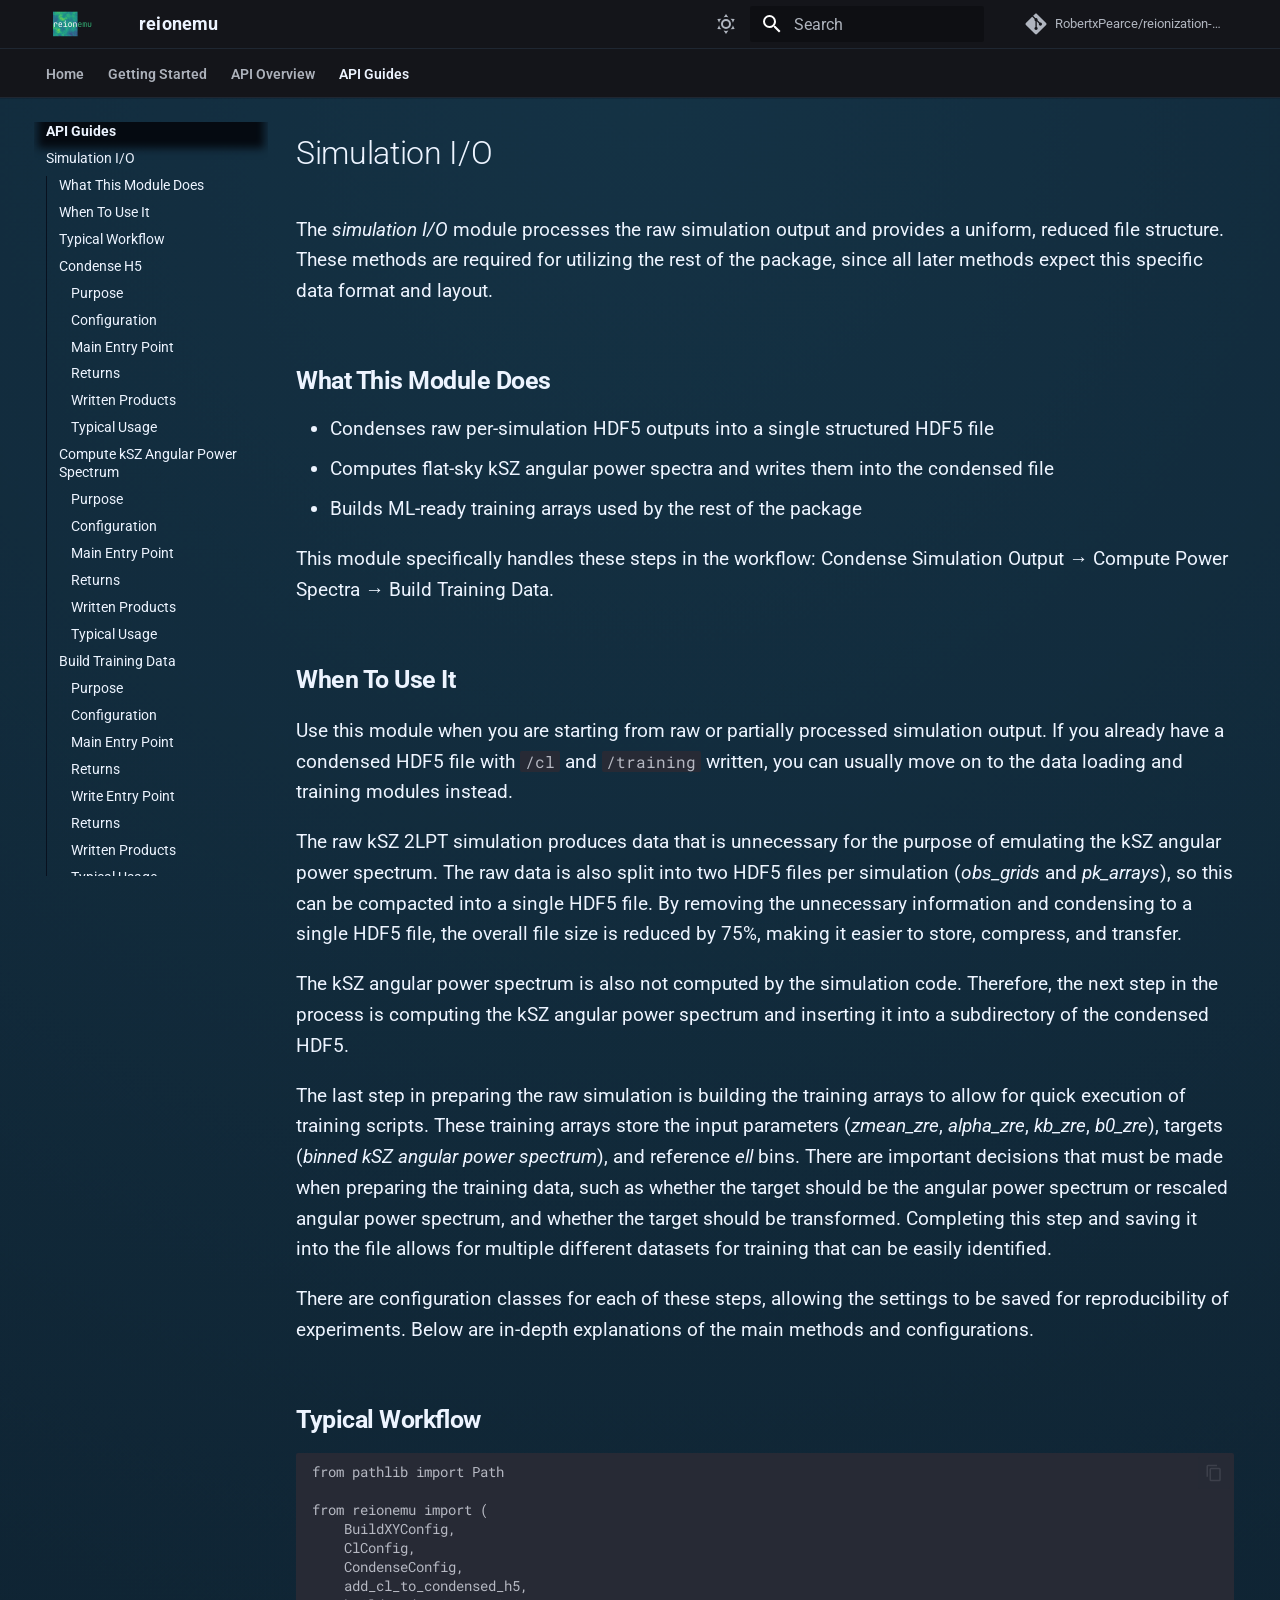
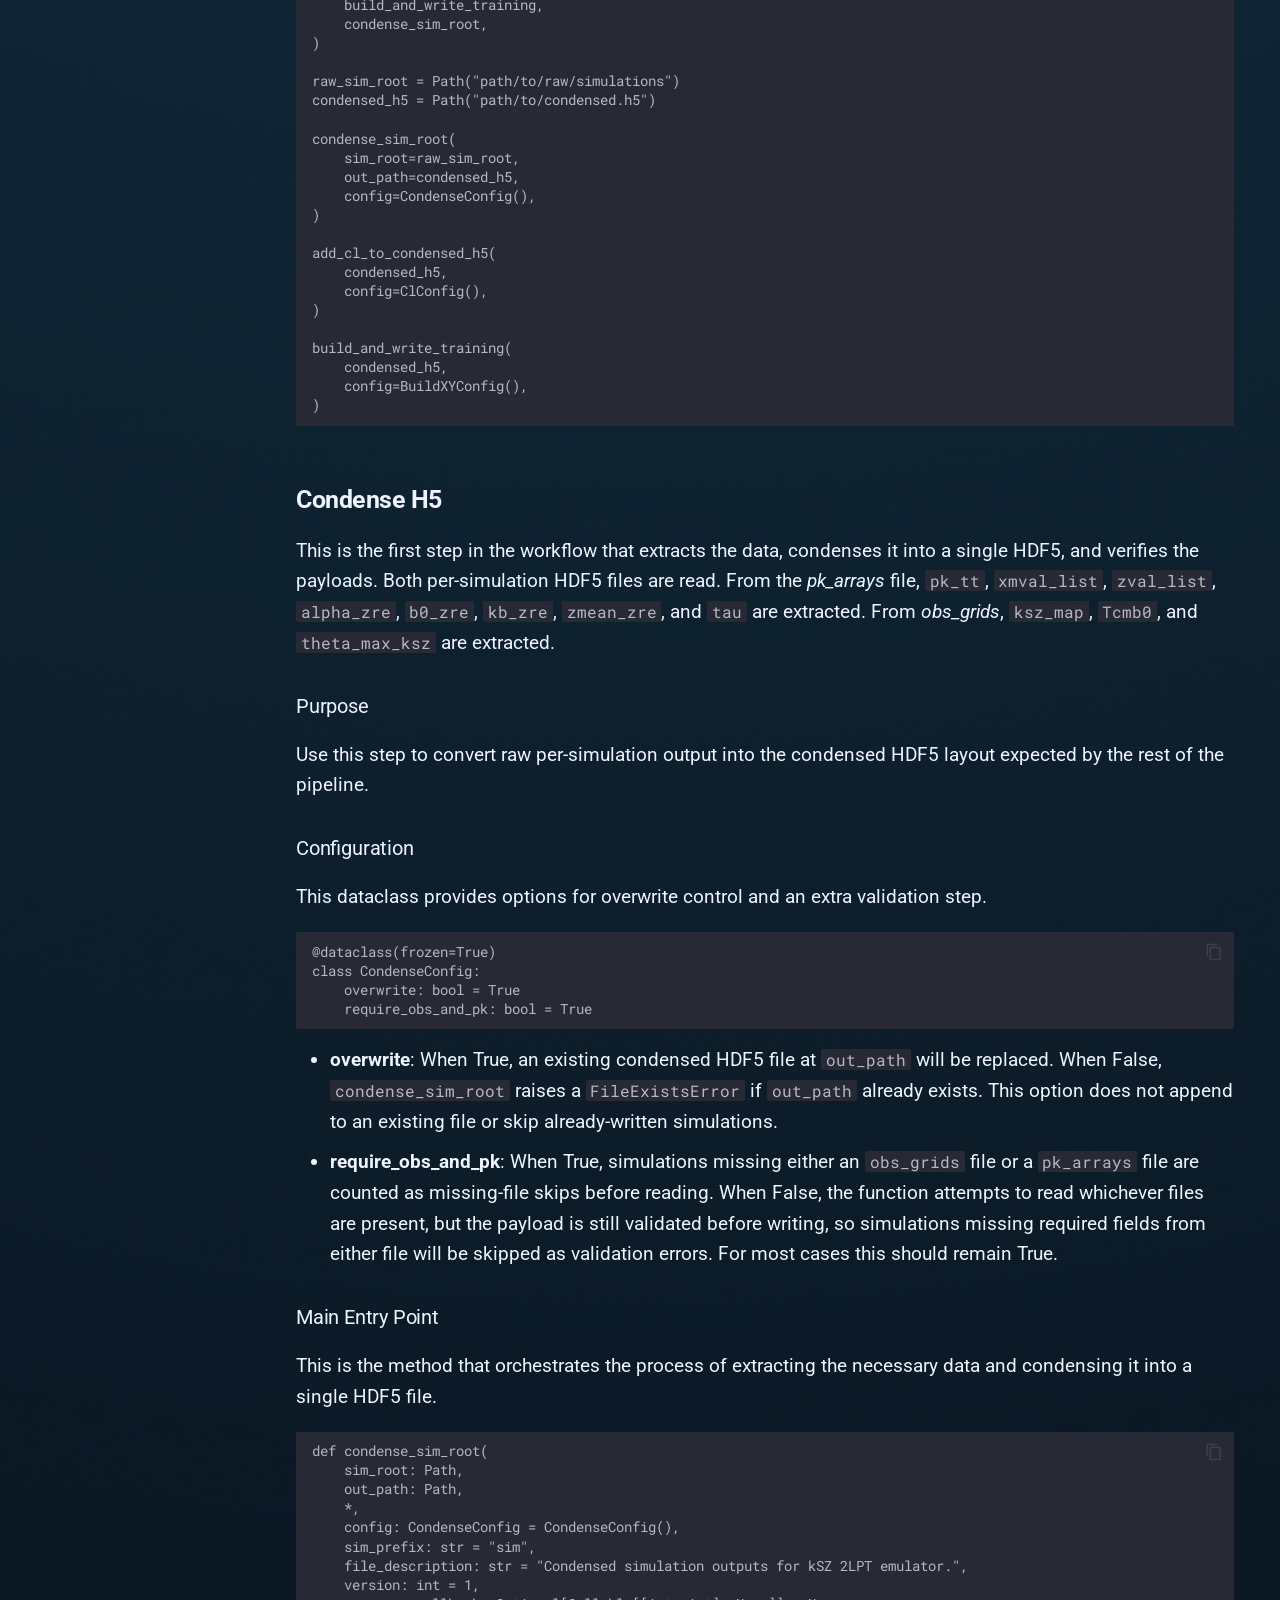
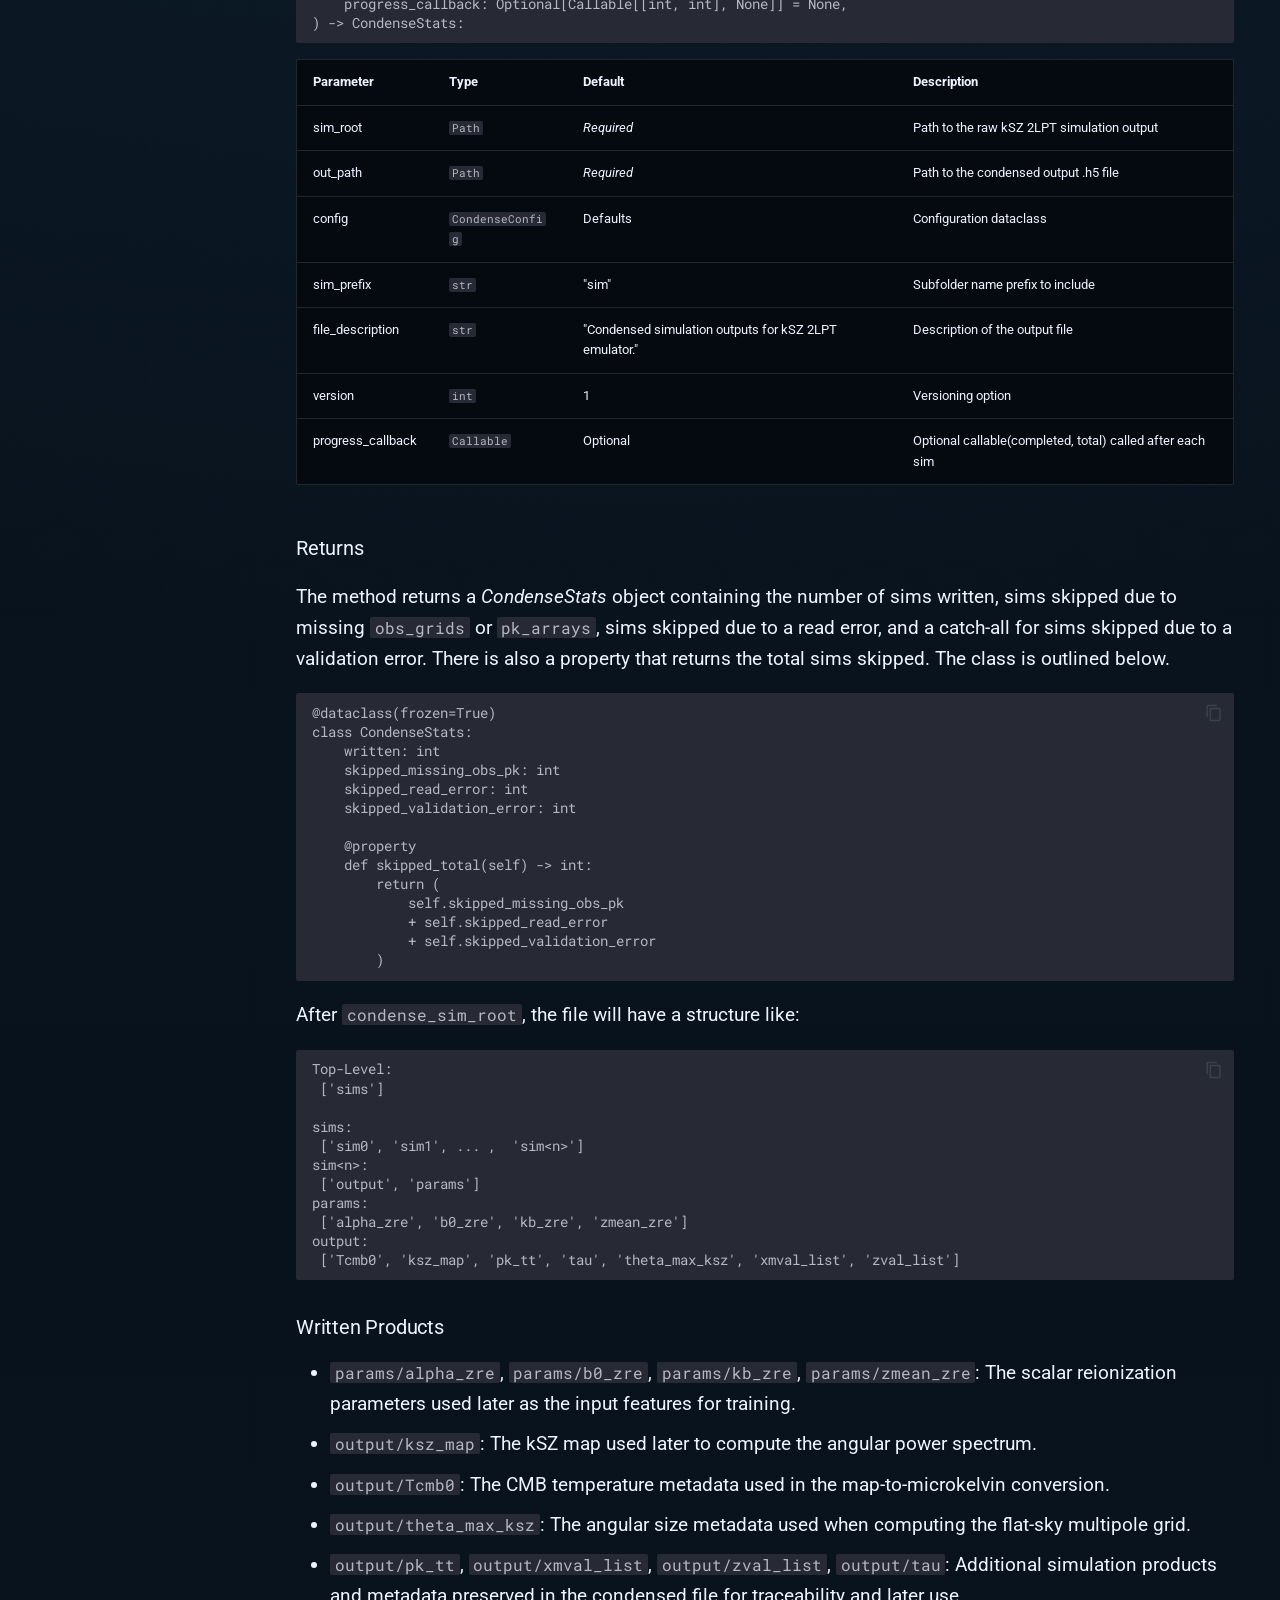
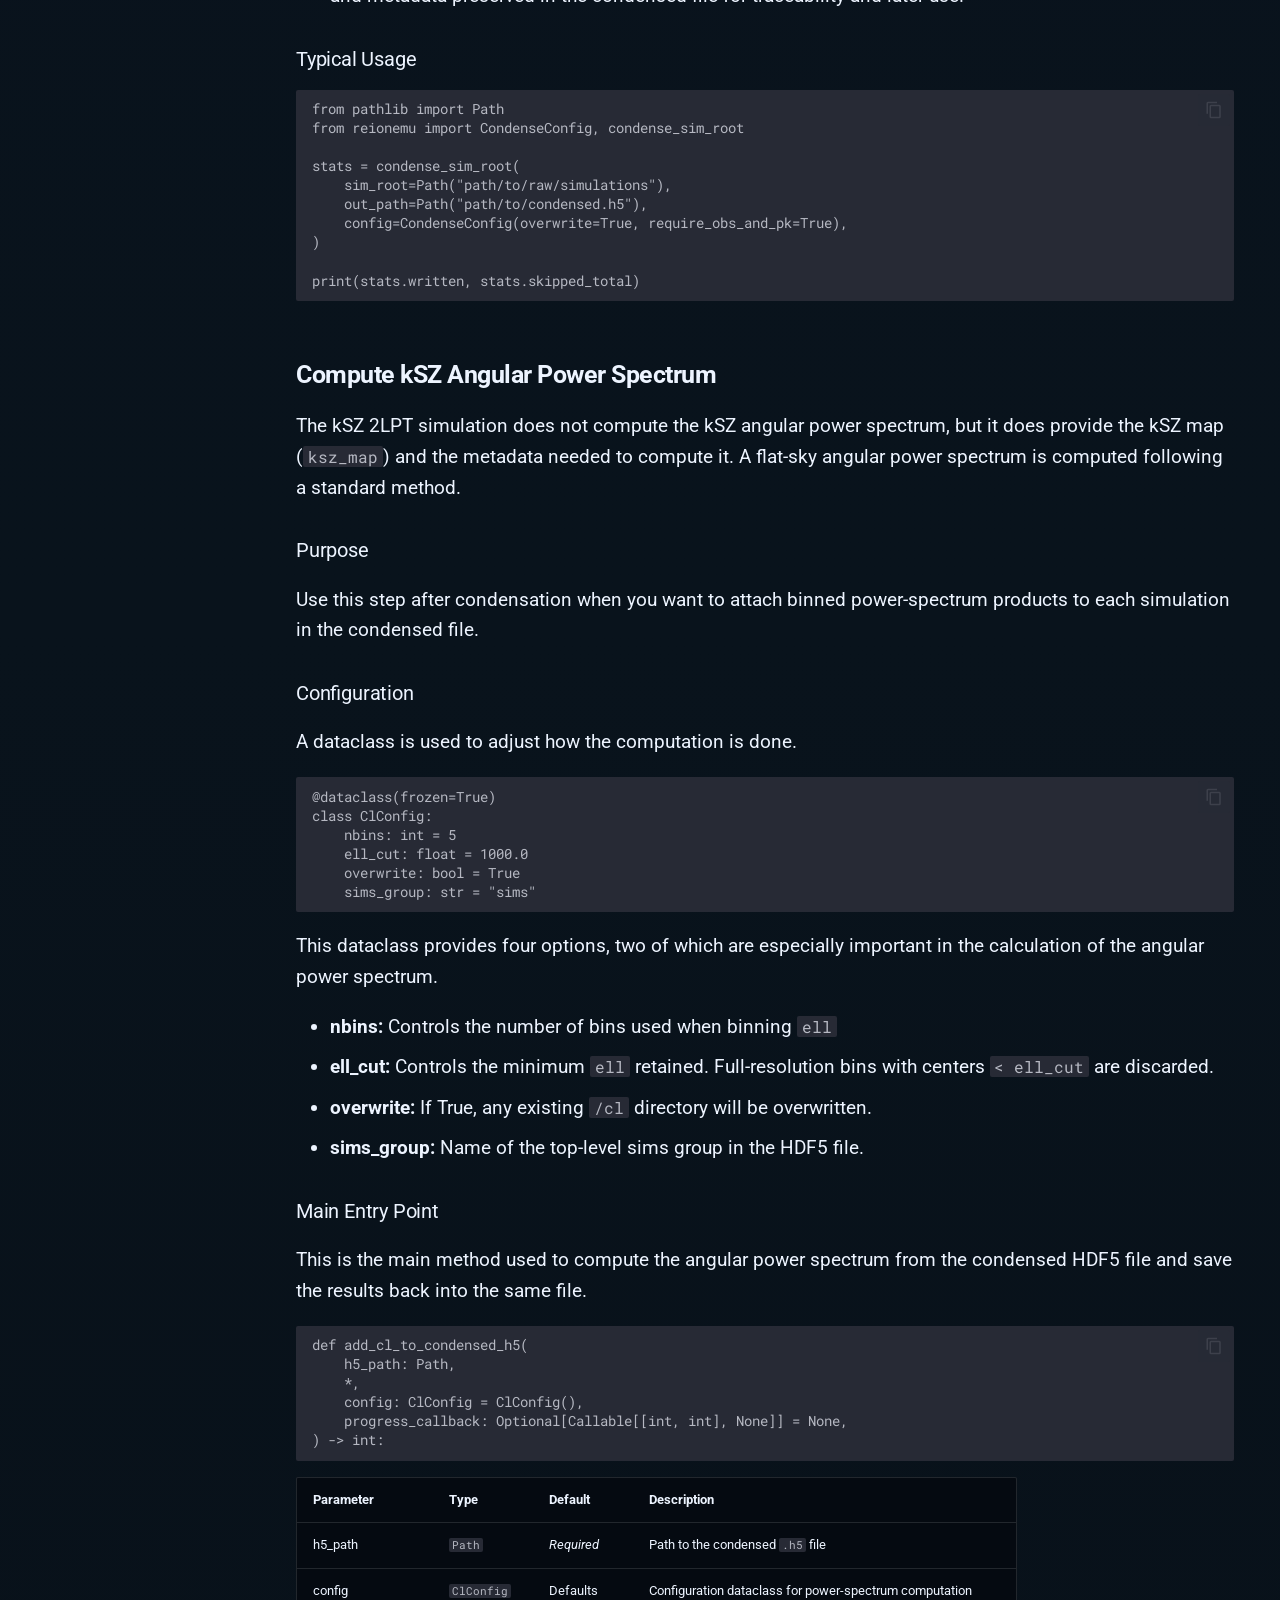
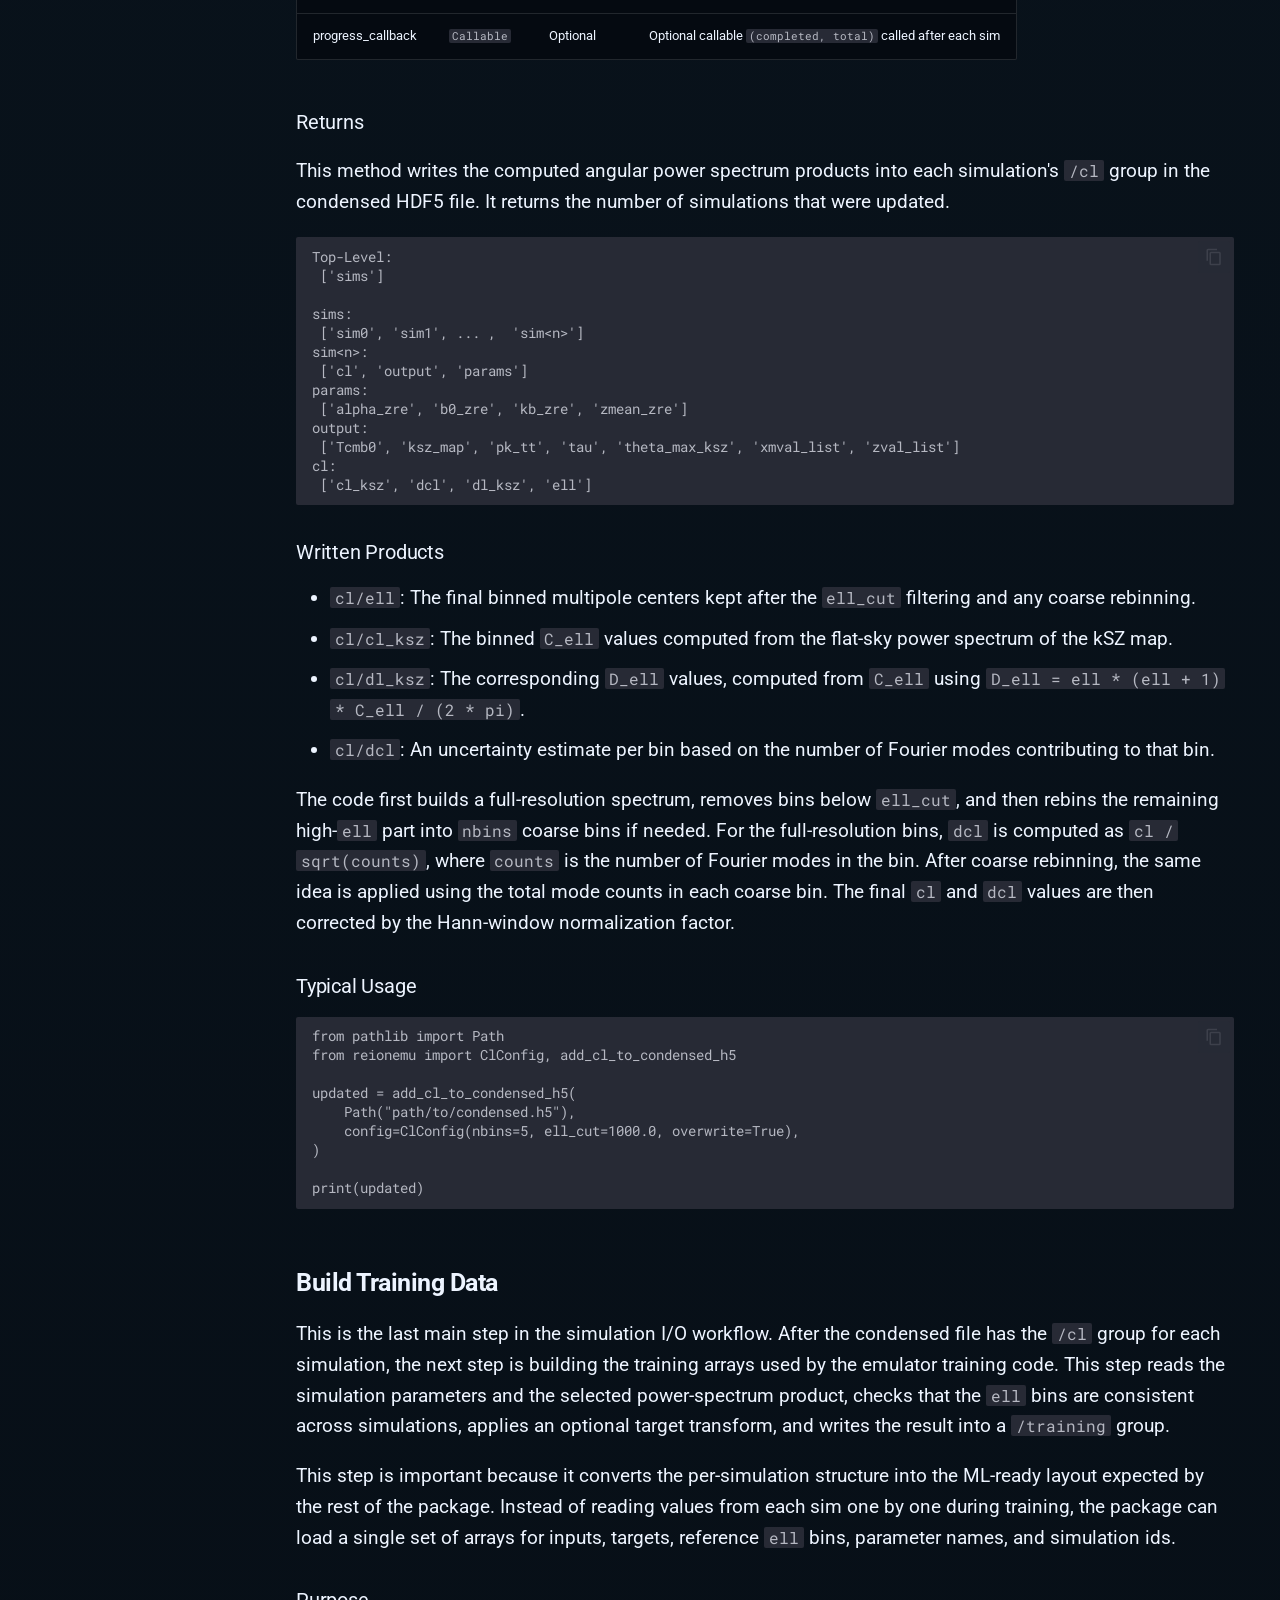
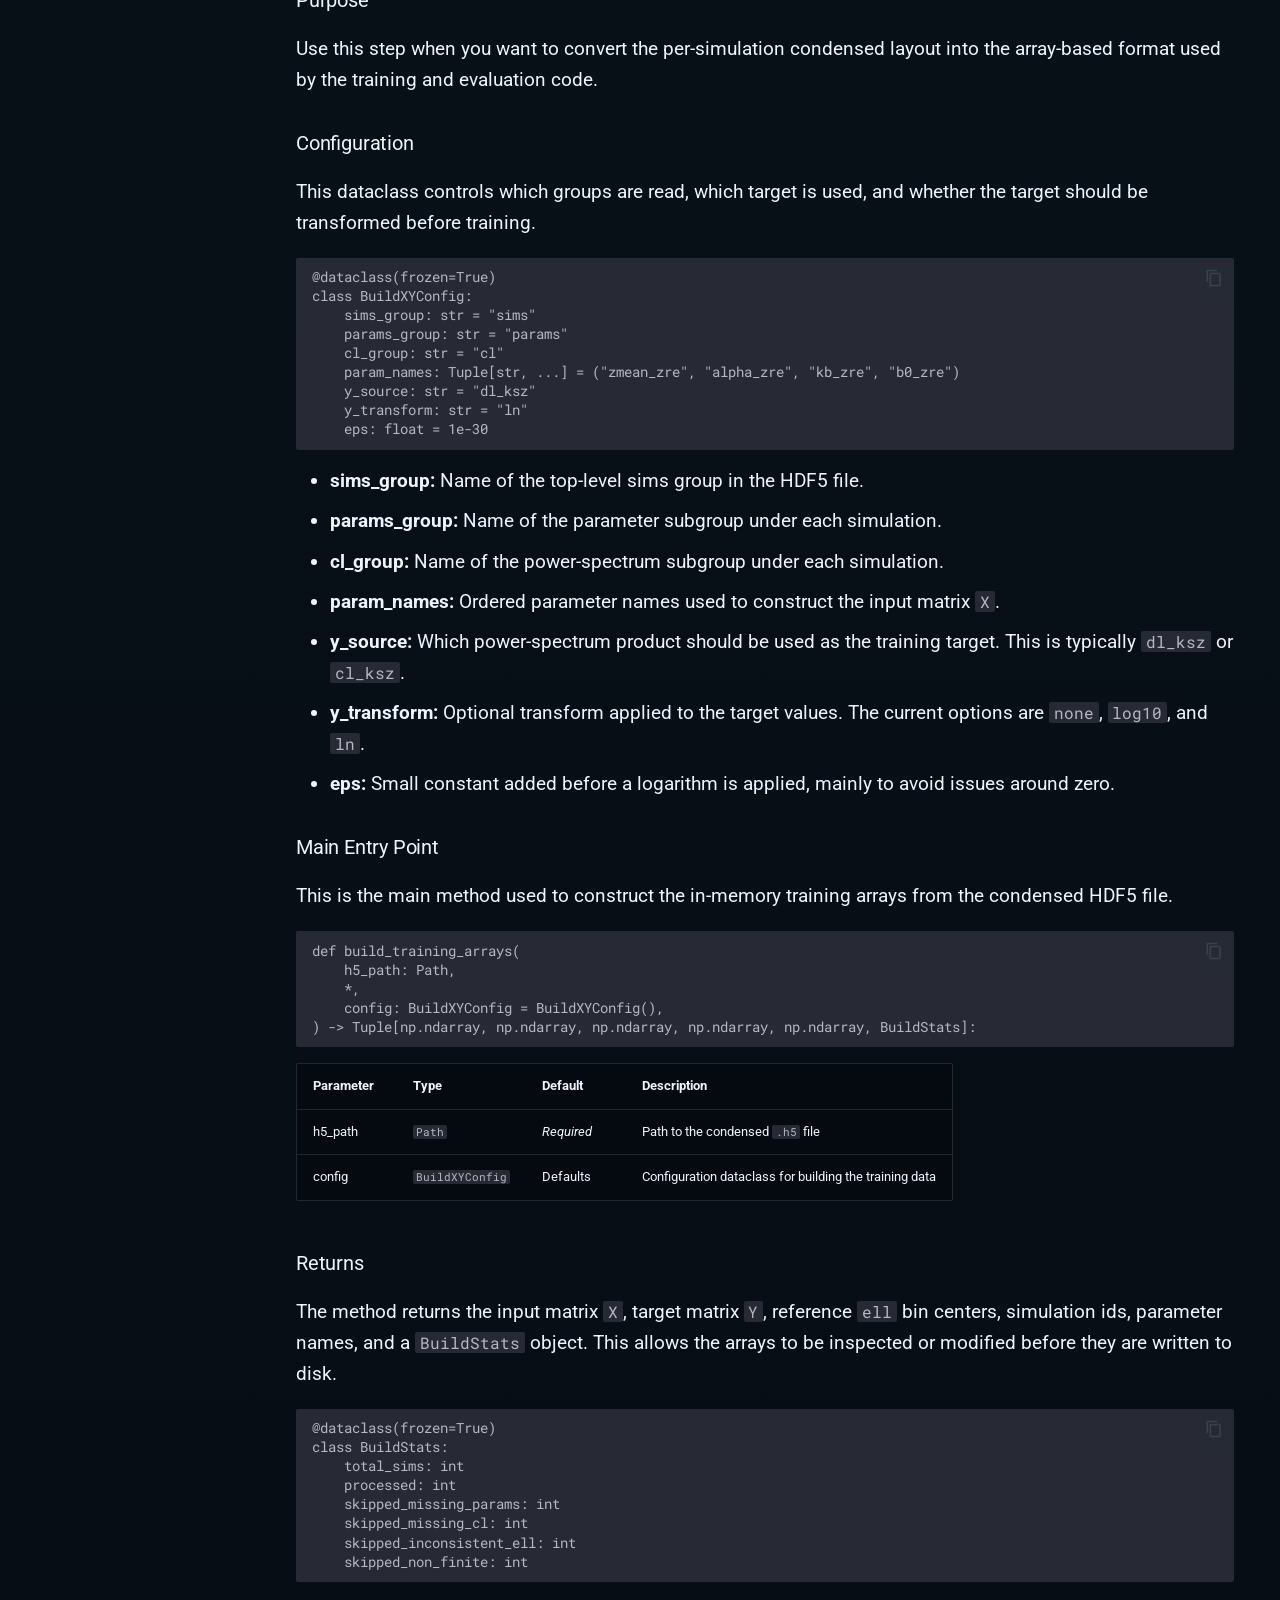
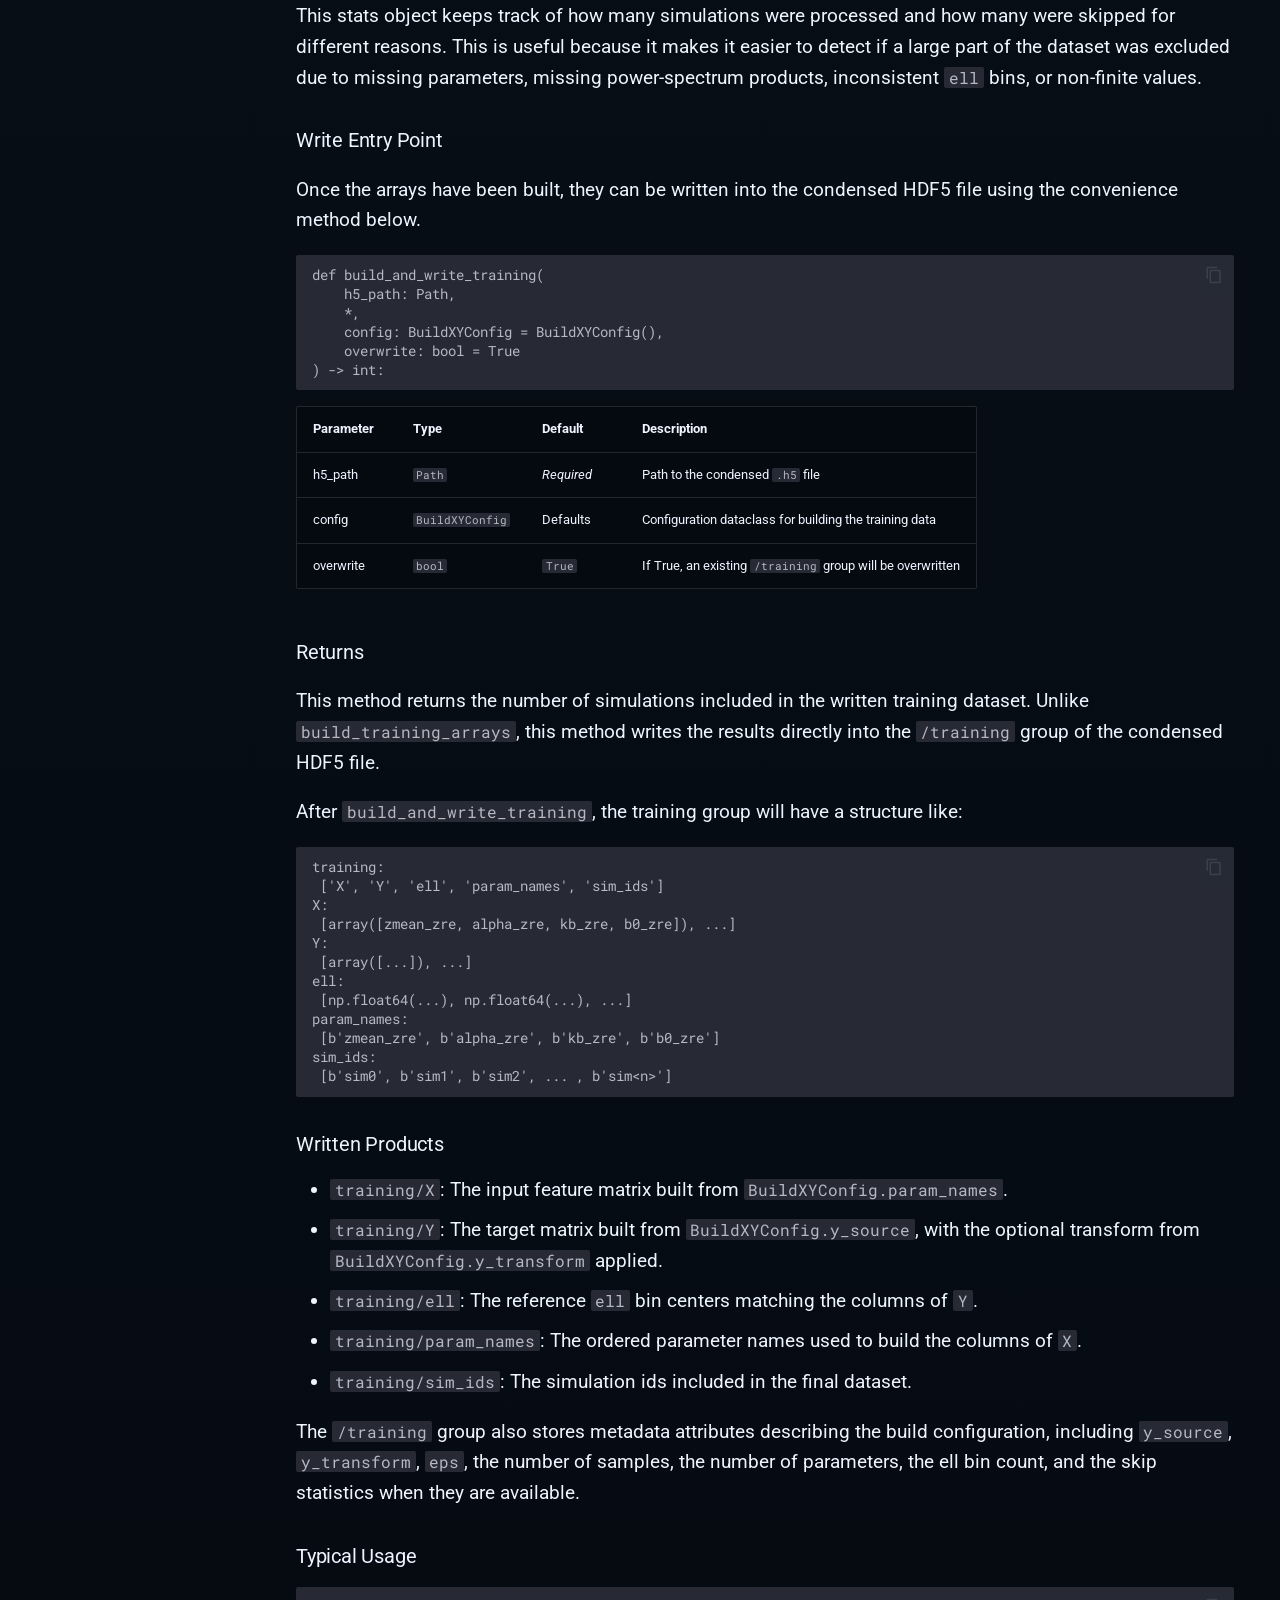
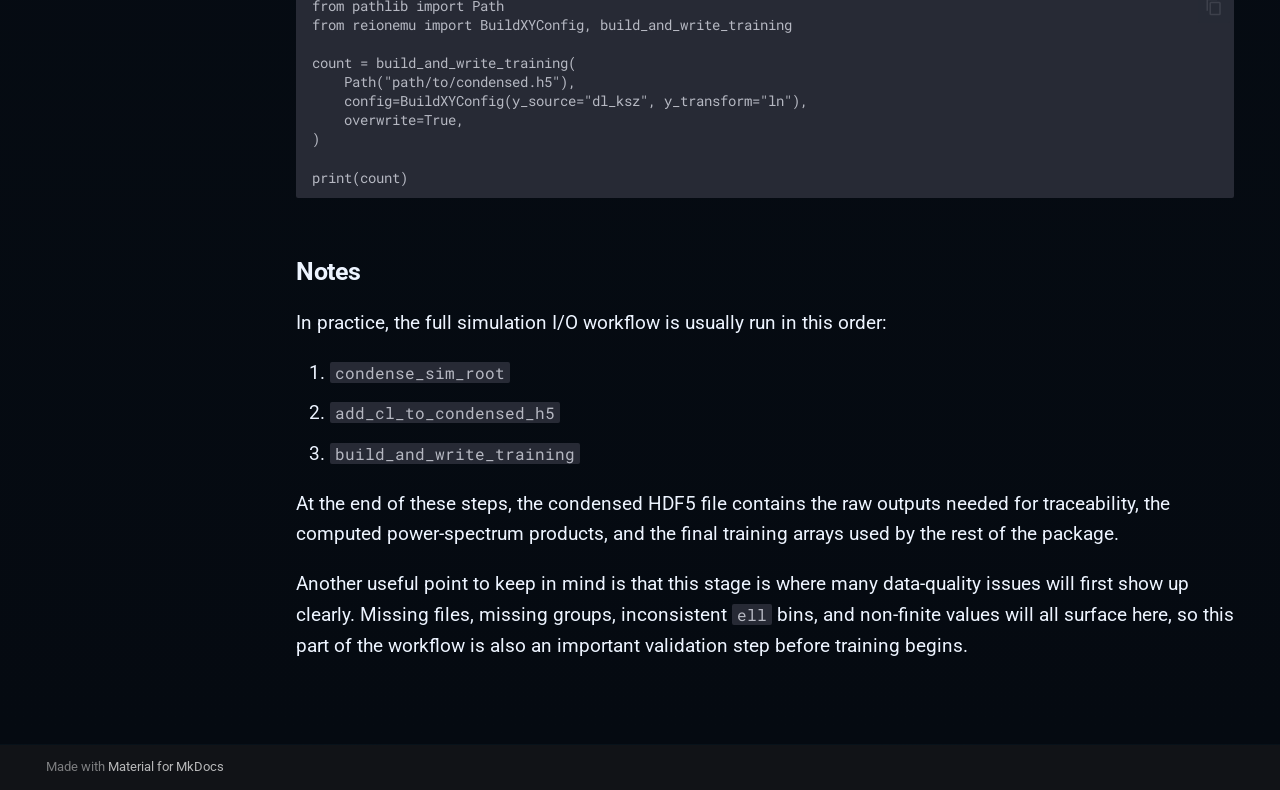
<file: api/simulation-io/index.html>
<!doctype html>
<html lang="en" class="no-js">
  <head>
    
      <meta charset="utf-8">
      <meta name="viewport" content="width=device-width,initial-scale=1">
      
        <meta name="description" content="Documentation for the reionemu package.">
      
      
      
        <link rel="canonical" href="https://robertxpearce.github.io/reionization-emulator/api/simulation-io/">
      
      
        <link rel="prev" href="../../api-overview/">
      
      
        <link rel="next" href="../data-loading/">
      
      
        
      
      
      <link rel="icon" href="../../assets/reionemu-logo.png">
      <meta name="generator" content="mkdocs-1.6.1, mkdocs-material-9.7.6">
    
    
      
        <title>Simulation I/O - reionemu</title>
      
    
    
      <link rel="stylesheet" href="../../assets/stylesheets/main.484c7ddc.min.css">
      
        
        <link rel="stylesheet" href="../../assets/stylesheets/palette.ab4e12ef.min.css">
      
      


    
    
      
    
    
      
        
        
        <link rel="preconnect" href="https://fonts.gstatic.com" crossorigin>
        <link rel="stylesheet" href="https://fonts.googleapis.com/css?family=Roboto:300,300i,400,400i,700,700i%7CRoboto+Mono:400,400i,700,700i&display=fallback">
        <style>:root{--md-text-font:"Roboto";--md-code-font:"Roboto Mono"}</style>
      
    
    
      <link rel="stylesheet" href="../../stylesheets/extra.css">
    
    <script>__md_scope=new URL("../..",location),__md_hash=e=>[...e].reduce(((e,_)=>(e<<5)-e+_.charCodeAt(0)),0),__md_get=(e,_=localStorage,t=__md_scope)=>JSON.parse(_.getItem(t.pathname+"."+e)),__md_set=(e,_,t=localStorage,a=__md_scope)=>{try{t.setItem(a.pathname+"."+e,JSON.stringify(_))}catch(e){}}</script>
    
      

    
    
  </head>
  
  
    
    
      
    
    
    
    
    <body dir="ltr" data-md-color-scheme="slate" data-md-color-primary="black" data-md-color-accent="cyan">
  
    
    <input class="md-toggle" data-md-toggle="drawer" type="checkbox" id="__drawer" autocomplete="off">
    <input class="md-toggle" data-md-toggle="search" type="checkbox" id="__search" autocomplete="off">
    <label class="md-overlay" for="__drawer"></label>
    <div data-md-component="skip">
      
        
        <a href="#simulation-io" class="md-skip">
          Skip to content
        </a>
      
    </div>
    <div data-md-component="announce">
      
    </div>
    
    
      

<header class="md-header" data-md-component="header">
  <nav class="md-header__inner md-grid" aria-label="Header">
    <a href="../.." title="reionemu" class="md-header__button md-logo" aria-label="reionemu" data-md-component="logo">
      
  <img src="../../assets/reionemu-logo.png" alt="logo">

    </a>
    <label class="md-header__button md-icon" for="__drawer">
      
      <svg xmlns="http://www.w3.org/2000/svg" viewBox="0 0 24 24"><path d="M3 6h18v2H3zm0 5h18v2H3zm0 5h18v2H3z"/></svg>
    </label>
    <div class="md-header__title" data-md-component="header-title">
      <div class="md-header__ellipsis">
        <div class="md-header__topic">
          <span class="md-ellipsis">
            reionemu
          </span>
        </div>
        <div class="md-header__topic" data-md-component="header-topic">
          <span class="md-ellipsis">
            
              Simulation I/O
            
          </span>
        </div>
      </div>
    </div>
    
      
        <form class="md-header__option" data-md-component="palette">
  
    
    
    
    <input class="md-option" data-md-color-media="" data-md-color-scheme="slate" data-md-color-primary="black" data-md-color-accent="cyan"  aria-label="Switch to light mode"  type="radio" name="__palette" id="__palette_0">
    
      <label class="md-header__button md-icon" title="Switch to light mode" for="__palette_1" hidden>
        <svg xmlns="http://www.w3.org/2000/svg" viewBox="0 0 24 24"><path d="M12 7a5 5 0 0 1 5 5 5 5 0 0 1-5 5 5 5 0 0 1-5-5 5 5 0 0 1 5-5m0 2a3 3 0 0 0-3 3 3 3 0 0 0 3 3 3 3 0 0 0 3-3 3 3 0 0 0-3-3m0-7 2.39 3.42C13.65 5.15 12.84 5 12 5s-1.65.15-2.39.42zM3.34 7l4.16-.35A7.2 7.2 0 0 0 5.94 8.5c-.44.74-.69 1.5-.83 2.29zm.02 10 1.76-3.77a7.131 7.131 0 0 0 2.38 4.14zM20.65 7l-1.77 3.79a7.02 7.02 0 0 0-2.38-4.15zm-.01 10-4.14.36c.59-.51 1.12-1.14 1.54-1.86.42-.73.69-1.5.83-2.29zM12 22l-2.41-3.44c.74.27 1.55.44 2.41.44.82 0 1.63-.17 2.37-.44z"/></svg>
      </label>
    
  
    
    
    
    <input class="md-option" data-md-color-media="" data-md-color-scheme="default" data-md-color-primary="blue-grey" data-md-color-accent="cyan"  aria-label="Switch to dark mode"  type="radio" name="__palette" id="__palette_1">
    
      <label class="md-header__button md-icon" title="Switch to dark mode" for="__palette_0" hidden>
        <svg xmlns="http://www.w3.org/2000/svg" viewBox="0 0 24 24"><path d="m17.75 4.09-2.53 1.94.91 3.06-2.63-1.81-2.63 1.81.91-3.06-2.53-1.94L12.44 4l1.06-3 1.06 3zm3.5 6.91-1.64 1.25.59 1.98-1.7-1.17-1.7 1.17.59-1.98L15.75 11l2.06-.05L18.5 9l.69 1.95zm-2.28 4.95c.83-.08 1.72 1.1 1.19 1.85-.32.45-.66.87-1.08 1.27C15.17 23 8.84 23 4.94 19.07c-3.91-3.9-3.91-10.24 0-14.14.4-.4.82-.76 1.27-1.08.75-.53 1.93.36 1.85 1.19-.27 2.86.69 5.83 2.89 8.02a9.96 9.96 0 0 0 8.02 2.89m-1.64 2.02a12.08 12.08 0 0 1-7.8-3.47c-2.17-2.19-3.33-5-3.49-7.82-2.81 3.14-2.7 7.96.31 10.98 3.02 3.01 7.84 3.12 10.98.31"/></svg>
      </label>
    
  
</form>
      
    
    
      <script>var palette=__md_get("__palette");if(palette&&palette.color){if("(prefers-color-scheme)"===palette.color.media){var media=matchMedia("(prefers-color-scheme: light)"),input=document.querySelector(media.matches?"[data-md-color-media='(prefers-color-scheme: light)']":"[data-md-color-media='(prefers-color-scheme: dark)']");palette.color.media=input.getAttribute("data-md-color-media"),palette.color.scheme=input.getAttribute("data-md-color-scheme"),palette.color.primary=input.getAttribute("data-md-color-primary"),palette.color.accent=input.getAttribute("data-md-color-accent")}for(var[key,value]of Object.entries(palette.color))document.body.setAttribute("data-md-color-"+key,value)}</script>
    
    
    
      
      
        <label class="md-header__button md-icon" for="__search">
          
          <svg xmlns="http://www.w3.org/2000/svg" viewBox="0 0 24 24"><path d="M9.5 3A6.5 6.5 0 0 1 16 9.5c0 1.61-.59 3.09-1.56 4.23l.27.27h.79l5 5-1.5 1.5-5-5v-.79l-.27-.27A6.52 6.52 0 0 1 9.5 16 6.5 6.5 0 0 1 3 9.5 6.5 6.5 0 0 1 9.5 3m0 2C7 5 5 7 5 9.5S7 14 9.5 14 14 12 14 9.5 12 5 9.5 5"/></svg>
        </label>
        <div class="md-search" data-md-component="search" role="dialog">
  <label class="md-search__overlay" for="__search"></label>
  <div class="md-search__inner" role="search">
    <form class="md-search__form" name="search">
      <input type="text" class="md-search__input" name="query" aria-label="Search" placeholder="Search" autocapitalize="off" autocorrect="off" autocomplete="off" spellcheck="false" data-md-component="search-query" required>
      <label class="md-search__icon md-icon" for="__search">
        
        <svg xmlns="http://www.w3.org/2000/svg" viewBox="0 0 24 24"><path d="M9.5 3A6.5 6.5 0 0 1 16 9.5c0 1.61-.59 3.09-1.56 4.23l.27.27h.79l5 5-1.5 1.5-5-5v-.79l-.27-.27A6.52 6.52 0 0 1 9.5 16 6.5 6.5 0 0 1 3 9.5 6.5 6.5 0 0 1 9.5 3m0 2C7 5 5 7 5 9.5S7 14 9.5 14 14 12 14 9.5 12 5 9.5 5"/></svg>
        
        <svg xmlns="http://www.w3.org/2000/svg" viewBox="0 0 24 24"><path d="M20 11v2H8l5.5 5.5-1.42 1.42L4.16 12l7.92-7.92L13.5 5.5 8 11z"/></svg>
      </label>
      <nav class="md-search__options" aria-label="Search">
        
        <button type="reset" class="md-search__icon md-icon" title="Clear" aria-label="Clear" tabindex="-1">
          
          <svg xmlns="http://www.w3.org/2000/svg" viewBox="0 0 24 24"><path d="M19 6.41 17.59 5 12 10.59 6.41 5 5 6.41 10.59 12 5 17.59 6.41 19 12 13.41 17.59 19 19 17.59 13.41 12z"/></svg>
        </button>
      </nav>
      
    </form>
    <div class="md-search__output">
      <div class="md-search__scrollwrap" tabindex="0" data-md-scrollfix>
        <div class="md-search-result" data-md-component="search-result">
          <div class="md-search-result__meta">
            Initializing search
          </div>
          <ol class="md-search-result__list" role="presentation"></ol>
        </div>
      </div>
    </div>
  </div>
</div>
      
    
    
      <div class="md-header__source">
        <a href="https://github.com/RobertxPearce/reionization-emulator" title="Go to repository" class="md-source" data-md-component="source">
  <div class="md-source__icon md-icon">
    
    <svg xmlns="http://www.w3.org/2000/svg" viewBox="0 0 448 512"><!--! Font Awesome Free 7.1.0 by @fontawesome - https://fontawesome.com License - https://fontawesome.com/license/free (Icons: CC BY 4.0, Fonts: SIL OFL 1.1, Code: MIT License) Copyright 2025 Fonticons, Inc.--><path d="M439.6 236.1 244 40.5c-5.4-5.5-12.8-8.5-20.4-8.5s-15 3-20.4 8.4L162.5 81l51.5 51.5c27.1-9.1 52.7 16.8 43.4 43.7l49.7 49.7c34.2-11.8 61.2 31 35.5 56.7-26.5 26.5-70.2-2.9-56-37.3L240.3 199v121.9c25.3 12.5 22.3 41.8 9.1 55-6.4 6.4-15.2 10.1-24.3 10.1s-17.8-3.6-24.3-10.1c-17.6-17.6-11.1-46.9 11.2-56v-123c-20.8-8.5-24.6-30.7-18.6-45L142.6 101 8.5 235.1C3 240.6 0 247.9 0 255.5s3 15 8.5 20.4l195.6 195.7c5.4 5.4 12.7 8.4 20.4 8.4s15-3 20.4-8.4l194.7-194.7c5.4-5.4 8.4-12.8 8.4-20.4s-3-15-8.4-20.4"/></svg>
  </div>
  <div class="md-source__repository">
    RobertxPearce/reionization-emulator
  </div>
</a>
      </div>
    
  </nav>
  
</header>
    
    <div class="md-container" data-md-component="container">
      
      
        
          
            
<nav class="md-tabs" aria-label="Tabs" data-md-component="tabs">
  <div class="md-grid">
    <ul class="md-tabs__list">
      
        
  
  
  
  
    <li class="md-tabs__item">
      <a href="../.." class="md-tabs__link">
        
  
  
    
  
  Home

      </a>
    </li>
  

      
        
  
  
  
  
    <li class="md-tabs__item">
      <a href="../../getting-started/" class="md-tabs__link">
        
  
  
    
  
  Getting Started

      </a>
    </li>
  

      
        
  
  
  
  
    <li class="md-tabs__item">
      <a href="../../api-overview/" class="md-tabs__link">
        
  
  
    
  
  API Overview

      </a>
    </li>
  

      
        
  
  
  
    
  
  
    
    
      <li class="md-tabs__item md-tabs__item--active">
        <a href="./" class="md-tabs__link">
          
  
  
  API Guides

        </a>
      </li>
    
  

      
    </ul>
  </div>
</nav>
          
        
      
      <main class="md-main" data-md-component="main">
        <div class="md-main__inner md-grid">
          
            
              
              <div class="md-sidebar md-sidebar--primary" data-md-component="sidebar" data-md-type="navigation" >
                <div class="md-sidebar__scrollwrap">
                  <div class="md-sidebar__inner">
                    


  


  

<nav class="md-nav md-nav--primary md-nav--lifted md-nav--integrated" aria-label="Navigation" data-md-level="0">
  <label class="md-nav__title" for="__drawer">
    <a href="../.." title="reionemu" class="md-nav__button md-logo" aria-label="reionemu" data-md-component="logo">
      
  <img src="../../assets/reionemu-logo.png" alt="logo">

    </a>
    reionemu
  </label>
  
    <div class="md-nav__source">
      <a href="https://github.com/RobertxPearce/reionization-emulator" title="Go to repository" class="md-source" data-md-component="source">
  <div class="md-source__icon md-icon">
    
    <svg xmlns="http://www.w3.org/2000/svg" viewBox="0 0 448 512"><!--! Font Awesome Free 7.1.0 by @fontawesome - https://fontawesome.com License - https://fontawesome.com/license/free (Icons: CC BY 4.0, Fonts: SIL OFL 1.1, Code: MIT License) Copyright 2025 Fonticons, Inc.--><path d="M439.6 236.1 244 40.5c-5.4-5.5-12.8-8.5-20.4-8.5s-15 3-20.4 8.4L162.5 81l51.5 51.5c27.1-9.1 52.7 16.8 43.4 43.7l49.7 49.7c34.2-11.8 61.2 31 35.5 56.7-26.5 26.5-70.2-2.9-56-37.3L240.3 199v121.9c25.3 12.5 22.3 41.8 9.1 55-6.4 6.4-15.2 10.1-24.3 10.1s-17.8-3.6-24.3-10.1c-17.6-17.6-11.1-46.9 11.2-56v-123c-20.8-8.5-24.6-30.7-18.6-45L142.6 101 8.5 235.1C3 240.6 0 247.9 0 255.5s3 15 8.5 20.4l195.6 195.7c5.4 5.4 12.7 8.4 20.4 8.4s15-3 20.4-8.4l194.7-194.7c5.4-5.4 8.4-12.8 8.4-20.4s-3-15-8.4-20.4"/></svg>
  </div>
  <div class="md-source__repository">
    RobertxPearce/reionization-emulator
  </div>
</a>
    </div>
  
  <ul class="md-nav__list" data-md-scrollfix>
    
      
      
  
  
  
  
    <li class="md-nav__item">
      <a href="../.." class="md-nav__link">
        
  
  
  <span class="md-ellipsis">
    
  
    Home
  

    
  </span>
  
  

      </a>
    </li>
  

    
      
      
  
  
  
  
    <li class="md-nav__item">
      <a href="../../getting-started/" class="md-nav__link">
        
  
  
  <span class="md-ellipsis">
    
  
    Getting Started
  

    
  </span>
  
  

      </a>
    </li>
  

    
      
      
  
  
  
  
    <li class="md-nav__item">
      <a href="../../api-overview/" class="md-nav__link">
        
  
  
  <span class="md-ellipsis">
    
  
    API Overview
  

    
  </span>
  
  

      </a>
    </li>
  

    
      
      
  
  
    
  
  
  
    
    
    
    
      
        
        
      
      
        
      
    
    
    <li class="md-nav__item md-nav__item--active md-nav__item--section md-nav__item--nested">
      
        
        
        <input class="md-nav__toggle md-toggle " type="checkbox" id="__nav_4" checked>
        
          
          <label class="md-nav__link" for="__nav_4" id="__nav_4_label" tabindex="">
            
  
  
  <span class="md-ellipsis">
    
  
    API Guides
  

    
  </span>
  
  

            <span class="md-nav__icon md-icon"></span>
          </label>
        
        <nav class="md-nav" data-md-level="1" aria-labelledby="__nav_4_label" aria-expanded="true">
          <label class="md-nav__title" for="__nav_4">
            <span class="md-nav__icon md-icon"></span>
            
  
    API Guides
  

          </label>
          <ul class="md-nav__list" data-md-scrollfix>
            
              
                
  
  
    
  
  
  
    <li class="md-nav__item md-nav__item--active">
      
      <input class="md-nav__toggle md-toggle" type="checkbox" id="__toc">
      
      
        
      
      
        <label class="md-nav__link md-nav__link--active" for="__toc">
          
  
  
  <span class="md-ellipsis">
    
  
    Simulation I/O
  

    
  </span>
  
  

          <span class="md-nav__icon md-icon"></span>
        </label>
      
      <a href="./" class="md-nav__link md-nav__link--active">
        
  
  
  <span class="md-ellipsis">
    
  
    Simulation I/O
  

    
  </span>
  
  

      </a>
      
        

<nav class="md-nav md-nav--secondary" aria-label="Table of contents">
  
  
  
    
  
  
    <label class="md-nav__title" for="__toc">
      <span class="md-nav__icon md-icon"></span>
      Table of contents
    </label>
    <ul class="md-nav__list" data-md-component="toc" data-md-scrollfix>
      
        <li class="md-nav__item">
  <a href="#what-this-module-does" class="md-nav__link">
    <span class="md-ellipsis">
      
        What This Module Does
      
    </span>
  </a>
  
</li>
      
        <li class="md-nav__item">
  <a href="#when-to-use-it" class="md-nav__link">
    <span class="md-ellipsis">
      
        When To Use It
      
    </span>
  </a>
  
</li>
      
        <li class="md-nav__item">
  <a href="#typical-workflow" class="md-nav__link">
    <span class="md-ellipsis">
      
        Typical Workflow
      
    </span>
  </a>
  
</li>
      
        <li class="md-nav__item">
  <a href="#condense-h5" class="md-nav__link">
    <span class="md-ellipsis">
      
        Condense H5
      
    </span>
  </a>
  
    <nav class="md-nav" aria-label="Condense H5">
      <ul class="md-nav__list">
        
          <li class="md-nav__item">
  <a href="#purpose" class="md-nav__link">
    <span class="md-ellipsis">
      
        Purpose
      
    </span>
  </a>
  
</li>
        
          <li class="md-nav__item">
  <a href="#configuration" class="md-nav__link">
    <span class="md-ellipsis">
      
        Configuration
      
    </span>
  </a>
  
</li>
        
          <li class="md-nav__item">
  <a href="#main-entry-point" class="md-nav__link">
    <span class="md-ellipsis">
      
        Main Entry Point
      
    </span>
  </a>
  
</li>
        
          <li class="md-nav__item">
  <a href="#returns" class="md-nav__link">
    <span class="md-ellipsis">
      
        Returns
      
    </span>
  </a>
  
</li>
        
          <li class="md-nav__item">
  <a href="#written-products" class="md-nav__link">
    <span class="md-ellipsis">
      
        Written Products
      
    </span>
  </a>
  
</li>
        
          <li class="md-nav__item">
  <a href="#typical-usage" class="md-nav__link">
    <span class="md-ellipsis">
      
        Typical Usage
      
    </span>
  </a>
  
</li>
        
      </ul>
    </nav>
  
</li>
      
        <li class="md-nav__item">
  <a href="#compute-ksz-angular-power-spectrum" class="md-nav__link">
    <span class="md-ellipsis">
      
        Compute kSZ Angular Power Spectrum
      
    </span>
  </a>
  
    <nav class="md-nav" aria-label="Compute kSZ Angular Power Spectrum">
      <ul class="md-nav__list">
        
          <li class="md-nav__item">
  <a href="#purpose_1" class="md-nav__link">
    <span class="md-ellipsis">
      
        Purpose
      
    </span>
  </a>
  
</li>
        
          <li class="md-nav__item">
  <a href="#configuration_1" class="md-nav__link">
    <span class="md-ellipsis">
      
        Configuration
      
    </span>
  </a>
  
</li>
        
          <li class="md-nav__item">
  <a href="#main-entry-point_1" class="md-nav__link">
    <span class="md-ellipsis">
      
        Main Entry Point
      
    </span>
  </a>
  
</li>
        
          <li class="md-nav__item">
  <a href="#returns_1" class="md-nav__link">
    <span class="md-ellipsis">
      
        Returns
      
    </span>
  </a>
  
</li>
        
          <li class="md-nav__item">
  <a href="#written-products_1" class="md-nav__link">
    <span class="md-ellipsis">
      
        Written Products
      
    </span>
  </a>
  
</li>
        
          <li class="md-nav__item">
  <a href="#typical-usage_1" class="md-nav__link">
    <span class="md-ellipsis">
      
        Typical Usage
      
    </span>
  </a>
  
</li>
        
      </ul>
    </nav>
  
</li>
      
        <li class="md-nav__item">
  <a href="#build-training-data" class="md-nav__link">
    <span class="md-ellipsis">
      
        Build Training Data
      
    </span>
  </a>
  
    <nav class="md-nav" aria-label="Build Training Data">
      <ul class="md-nav__list">
        
          <li class="md-nav__item">
  <a href="#purpose_2" class="md-nav__link">
    <span class="md-ellipsis">
      
        Purpose
      
    </span>
  </a>
  
</li>
        
          <li class="md-nav__item">
  <a href="#configuration_2" class="md-nav__link">
    <span class="md-ellipsis">
      
        Configuration
      
    </span>
  </a>
  
</li>
        
          <li class="md-nav__item">
  <a href="#main-entry-point_2" class="md-nav__link">
    <span class="md-ellipsis">
      
        Main Entry Point
      
    </span>
  </a>
  
</li>
        
          <li class="md-nav__item">
  <a href="#returns_2" class="md-nav__link">
    <span class="md-ellipsis">
      
        Returns
      
    </span>
  </a>
  
</li>
        
          <li class="md-nav__item">
  <a href="#write-entry-point" class="md-nav__link">
    <span class="md-ellipsis">
      
        Write Entry Point
      
    </span>
  </a>
  
</li>
        
          <li class="md-nav__item">
  <a href="#returns_3" class="md-nav__link">
    <span class="md-ellipsis">
      
        Returns
      
    </span>
  </a>
  
</li>
        
          <li class="md-nav__item">
  <a href="#written-products_2" class="md-nav__link">
    <span class="md-ellipsis">
      
        Written Products
      
    </span>
  </a>
  
</li>
        
          <li class="md-nav__item">
  <a href="#typical-usage_2" class="md-nav__link">
    <span class="md-ellipsis">
      
        Typical Usage
      
    </span>
  </a>
  
</li>
        
      </ul>
    </nav>
  
</li>
      
        <li class="md-nav__item">
  <a href="#notes" class="md-nav__link">
    <span class="md-ellipsis">
      
        Notes
      
    </span>
  </a>
  
</li>
      
    </ul>
  
</nav>
      
    </li>
  

              
            
              
                
  
  
  
  
    <li class="md-nav__item">
      <a href="../data-loading/" class="md-nav__link">
        
  
  
  <span class="md-ellipsis">
    
  
    Data Loading
  

    
  </span>
  
  

      </a>
    </li>
  

              
            
              
                
  
  
  
  
    <li class="md-nav__item">
      <a href="../models/" class="md-nav__link">
        
  
  
  <span class="md-ellipsis">
    
  
    Models
  

    
  </span>
  
  

      </a>
    </li>
  

              
            
              
                
  
  
  
  
    <li class="md-nav__item">
      <a href="../training/" class="md-nav__link">
        
  
  
  <span class="md-ellipsis">
    
  
    Training
  

    
  </span>
  
  

      </a>
    </li>
  

              
            
              
                
  
  
  
  
    <li class="md-nav__item">
      <a href="../hyperparameter-tuning/" class="md-nav__link">
        
  
  
  <span class="md-ellipsis">
    
  
    Hyperparameter Tuning
  

    
  </span>
  
  

      </a>
    </li>
  

              
            
              
                
  
  
  
  
    <li class="md-nav__item">
      <a href="../artifacts/" class="md-nav__link">
        
  
  
  <span class="md-ellipsis">
    
  
    Artifacts
  

    
  </span>
  
  

      </a>
    </li>
  

              
            
          </ul>
        </nav>
      
    </li>
  

    
  </ul>
</nav>
                  </div>
                </div>
              </div>
            
            
          
          
            <div class="md-content" data-md-component="content">
              
              <article class="md-content__inner md-typeset">
                
                  


  
  


<h1 id="simulation-io">Simulation I/O<a class="headerlink" href="#simulation-io" title="Permanent link">&para;</a></h1>
<p>The <em>simulation I/O</em> module processes the raw simulation output and provides a uniform, reduced file structure. These methods are required for utilizing the rest of the package, since all later methods expect this specific data format and layout.</p>
<h2 id="what-this-module-does">What This Module Does<a class="headerlink" href="#what-this-module-does" title="Permanent link">&para;</a></h2>
<ul>
<li>Condenses raw per-simulation HDF5 outputs into a single structured HDF5 file</li>
<li>Computes flat-sky kSZ angular power spectra and writes them into the condensed file</li>
<li>Builds ML-ready training arrays used by the rest of the package</li>
</ul>
<p>This module specifically handles these steps in the workflow: Condense Simulation Output → Compute Power Spectra → Build Training Data.</p>
<h2 id="when-to-use-it">When To Use It<a class="headerlink" href="#when-to-use-it" title="Permanent link">&para;</a></h2>
<p>Use this module when you are starting from raw or partially processed simulation output. If you already have a condensed HDF5 file with <code>/cl</code> and <code>/training</code> written, you can usually move on to the data loading and training modules instead.</p>
<p>The raw kSZ 2LPT simulation produces data that is unnecessary for the purpose of emulating the kSZ angular power spectrum. The raw data is also split into two HDF5 files per simulation (<em>obs_grids</em> and <em>pk_arrays</em>), so this can be compacted into a single HDF5 file. By removing the unnecessary information and condensing to a single HDF5 file, the overall file size is reduced by 75%, making it easier to store, compress, and transfer.</p>
<p>The kSZ angular power spectrum is also not computed by the simulation code. Therefore, the next step in the process is computing the kSZ angular power spectrum and inserting it into a subdirectory of the condensed HDF5.</p>
<p>The last step in preparing the raw simulation is building the training arrays to allow for quick execution of training scripts. These training arrays store the input parameters (<em>zmean_zre</em>, <em>alpha_zre</em>, <em>kb_zre</em>, <em>b0_zre</em>), targets (<em>binned kSZ angular power spectrum</em>), and reference <em>ell</em> bins. There are important decisions that must be made when preparing the training data, such as whether the target should be the angular power spectrum or rescaled angular power spectrum, and whether the target should be transformed. Completing this step and saving it into the file allows for multiple different datasets for training that can be easily identified.</p>
<p>There are configuration classes for each of these steps, allowing the settings to be saved for reproducibility of experiments. Below are in-depth explanations of the main methods and configurations.</p>
<h2 id="typical-workflow">Typical Workflow<a class="headerlink" href="#typical-workflow" title="Permanent link">&para;</a></h2>
<pre><code class="language-python">from pathlib import Path

from reionemu import (
    BuildXYConfig,
    ClConfig,
    CondenseConfig,
    add_cl_to_condensed_h5,
    build_and_write_training,
    condense_sim_root,
)

raw_sim_root = Path(&quot;path/to/raw/simulations&quot;)
condensed_h5 = Path(&quot;path/to/condensed.h5&quot;)

condense_sim_root(
    sim_root=raw_sim_root,
    out_path=condensed_h5,
    config=CondenseConfig(),
)

add_cl_to_condensed_h5(
    condensed_h5,
    config=ClConfig(),
)

build_and_write_training(
    condensed_h5,
    config=BuildXYConfig(),
)
</code></pre>
<h2 id="condense-h5">Condense H5<a class="headerlink" href="#condense-h5" title="Permanent link">&para;</a></h2>
<p>This is the first step in the workflow that extracts the data, condenses it into a single HDF5, and verifies the payloads. Both per-simulation HDF5 files are read. From the <em>pk_arrays</em> file, <code>pk_tt</code>, <code>xmval_list</code>, <code>zval_list</code>, <code>alpha_zre</code>, <code>b0_zre</code>, <code>kb_zre</code>, <code>zmean_zre</code>, and <code>tau</code> are extracted. From <em>obs_grids</em>, <code>ksz_map</code>, <code>Tcmb0</code>, and <code>theta_max_ksz</code> are extracted.</p>
<h3 id="purpose">Purpose<a class="headerlink" href="#purpose" title="Permanent link">&para;</a></h3>
<p>Use this step to convert raw per-simulation output into the condensed HDF5 layout expected by the rest of the pipeline.</p>
<h3 id="configuration">Configuration<a class="headerlink" href="#configuration" title="Permanent link">&para;</a></h3>
<p>This dataclass provides options for overwrite control and an extra validation step.</p>
<pre><code class="language-python">@dataclass(frozen=True)
class CondenseConfig:
    overwrite: bool = True
    require_obs_and_pk: bool = True
</code></pre>
<ul>
<li><strong>overwrite</strong>: When True, an existing condensed HDF5 file at <code>out_path</code> will be replaced. When False, <code>condense_sim_root</code> raises a <code>FileExistsError</code> if <code>out_path</code> already exists. This option does not append to an existing file or skip already-written simulations.</li>
<li><strong>require_obs_and_pk</strong>: When True, simulations missing either an <code>obs_grids</code> file or a <code>pk_arrays</code> file are counted as missing-file skips before reading. When False, the function attempts to read whichever files are present, but the payload is still validated before writing, so simulations missing required fields from either file will be skipped as validation errors. For most cases this should remain True.</li>
</ul>
<h3 id="main-entry-point">Main Entry Point<a class="headerlink" href="#main-entry-point" title="Permanent link">&para;</a></h3>
<p>This is the method that orchestrates the process of extracting the necessary data and condensing it into a single HDF5 file.</p>
<pre><code class="language-python">def condense_sim_root(
    sim_root: Path,
    out_path: Path,
    *,
    config: CondenseConfig = CondenseConfig(),
    sim_prefix: str = &quot;sim&quot;,
    file_description: str = &quot;Condensed simulation outputs for kSZ 2LPT emulator.&quot;,
    version: int = 1,
    progress_callback: Optional[Callable[[int, int], None]] = None,
) -&gt; CondenseStats:
</code></pre>
<table>
<thead>
<tr>
<th style="text-align: left;">Parameter</th>
<th style="text-align: left;">Type</th>
<th style="text-align: left;">Default</th>
<th style="text-align: left;">Description</th>
</tr>
</thead>
<tbody>
<tr>
<td style="text-align: left;">sim_root</td>
<td style="text-align: left;"><code>Path</code></td>
<td style="text-align: left;"><em>Required</em></td>
<td style="text-align: left;">Path to the raw kSZ 2LPT simulation output</td>
</tr>
<tr>
<td style="text-align: left;">out_path</td>
<td style="text-align: left;"><code>Path</code></td>
<td style="text-align: left;"><em>Required</em></td>
<td style="text-align: left;">Path to the condensed output .h5 file</td>
</tr>
<tr>
<td style="text-align: left;">config</td>
<td style="text-align: left;"><code>CondenseConfig</code></td>
<td style="text-align: left;">Defaults</td>
<td style="text-align: left;">Configuration dataclass</td>
</tr>
<tr>
<td style="text-align: left;">sim_prefix</td>
<td style="text-align: left;"><code>str</code></td>
<td style="text-align: left;">"sim"</td>
<td style="text-align: left;">Subfolder name prefix to include</td>
</tr>
<tr>
<td style="text-align: left;">file_description</td>
<td style="text-align: left;"><code>str</code></td>
<td style="text-align: left;">"Condensed simulation outputs for kSZ 2LPT emulator."</td>
<td style="text-align: left;">Description of the output file</td>
</tr>
<tr>
<td style="text-align: left;">version</td>
<td style="text-align: left;"><code>int</code></td>
<td style="text-align: left;">1</td>
<td style="text-align: left;">Versioning option</td>
</tr>
<tr>
<td style="text-align: left;">progress_callback</td>
<td style="text-align: left;"><code>Callable</code></td>
<td style="text-align: left;">Optional</td>
<td style="text-align: left;">Optional callable(completed, total) called after each sim</td>
</tr>
</tbody>
</table>
<h3 id="returns">Returns<a class="headerlink" href="#returns" title="Permanent link">&para;</a></h3>
<p>The method returns a <em>CondenseStats</em> object containing the number of sims written, sims skipped due to missing <code>obs_grids</code> or <code>pk_arrays</code>, sims skipped due to a read error, and a catch-all for sims skipped due to a validation error. There is also a property that returns the total sims skipped. The class is outlined below.</p>
<pre><code class="language-python">@dataclass(frozen=True)
class CondenseStats:
    written: int
    skipped_missing_obs_pk: int
    skipped_read_error: int
    skipped_validation_error: int

    @property
    def skipped_total(self) -&gt; int:
        return (
            self.skipped_missing_obs_pk
            + self.skipped_read_error
            + self.skipped_validation_error
        )
</code></pre>
<p>After <code>condense_sim_root</code>, the file will have a structure like:</p>
<pre><code>Top-Level:
 ['sims']

sims:
 ['sim0', 'sim1', ... ,  'sim&lt;n&gt;']
sim&lt;n&gt;:
 ['output', 'params']
params:
 ['alpha_zre', 'b0_zre', 'kb_zre', 'zmean_zre']
output:
 ['Tcmb0', 'ksz_map', 'pk_tt', 'tau', 'theta_max_ksz', 'xmval_list', 'zval_list']
</code></pre>
<h3 id="written-products">Written Products<a class="headerlink" href="#written-products" title="Permanent link">&para;</a></h3>
<ul>
<li><code>params/alpha_zre</code>, <code>params/b0_zre</code>, <code>params/kb_zre</code>, <code>params/zmean_zre</code>: The scalar reionization parameters used later as the input features for training.</li>
<li><code>output/ksz_map</code>: The kSZ map used later to compute the angular power spectrum.</li>
<li><code>output/Tcmb0</code>: The CMB temperature metadata used in the map-to-microkelvin conversion.</li>
<li><code>output/theta_max_ksz</code>: The angular size metadata used when computing the flat-sky multipole grid.</li>
<li><code>output/pk_tt</code>, <code>output/xmval_list</code>, <code>output/zval_list</code>, <code>output/tau</code>: Additional simulation products and metadata preserved in the condensed file for traceability and later use.</li>
</ul>
<h3 id="typical-usage">Typical Usage<a class="headerlink" href="#typical-usage" title="Permanent link">&para;</a></h3>
<pre><code class="language-python">from pathlib import Path
from reionemu import CondenseConfig, condense_sim_root

stats = condense_sim_root(
    sim_root=Path(&quot;path/to/raw/simulations&quot;),
    out_path=Path(&quot;path/to/condensed.h5&quot;),
    config=CondenseConfig(overwrite=True, require_obs_and_pk=True),
)

print(stats.written, stats.skipped_total)
</code></pre>
<h2 id="compute-ksz-angular-power-spectrum">Compute kSZ Angular Power Spectrum<a class="headerlink" href="#compute-ksz-angular-power-spectrum" title="Permanent link">&para;</a></h2>
<p>The kSZ 2LPT simulation does not compute the kSZ angular power spectrum, but it does provide the kSZ map (<code>ksz_map</code>) and the metadata needed to compute it. A flat-sky angular power spectrum is computed following a standard method.</p>
<h3 id="purpose_1">Purpose<a class="headerlink" href="#purpose_1" title="Permanent link">&para;</a></h3>
<p>Use this step after condensation when you want to attach binned power-spectrum products to each simulation in the condensed file.</p>
<h3 id="configuration_1">Configuration<a class="headerlink" href="#configuration_1" title="Permanent link">&para;</a></h3>
<p>A dataclass is used to adjust how the computation is done.</p>
<pre><code class="language-python">@dataclass(frozen=True)
class ClConfig:
    nbins: int = 5
    ell_cut: float = 1000.0
    overwrite: bool = True
    sims_group: str = &quot;sims&quot;
</code></pre>
<p>This dataclass provides four options, two of which are especially important in the calculation of the angular power spectrum.</p>
<ul>
<li><strong>nbins:</strong> Controls the number of bins used when binning <code>ell</code></li>
<li><strong>ell_cut:</strong> Controls the minimum <code>ell</code> retained. Full-resolution bins with centers <code>&lt; ell_cut</code> are discarded.</li>
<li><strong>overwrite:</strong> If True, any existing <code>/cl</code> directory will be overwritten.</li>
<li><strong>sims_group:</strong> Name of the top-level sims group in the HDF5 file.</li>
</ul>
<h3 id="main-entry-point_1">Main Entry Point<a class="headerlink" href="#main-entry-point_1" title="Permanent link">&para;</a></h3>
<p>This is the main method used to compute the angular power spectrum from the condensed HDF5 file and save the results back into the same file.</p>
<pre><code class="language-python">def add_cl_to_condensed_h5(
    h5_path: Path,
    *,
    config: ClConfig = ClConfig(),
    progress_callback: Optional[Callable[[int, int], None]] = None,
) -&gt; int:
</code></pre>
<table>
<thead>
<tr>
<th style="text-align: left;">Parameter</th>
<th style="text-align: left;">Type</th>
<th style="text-align: left;">Default</th>
<th style="text-align: left;">Description</th>
</tr>
</thead>
<tbody>
<tr>
<td style="text-align: left;">h5_path</td>
<td style="text-align: left;"><code>Path</code></td>
<td style="text-align: left;"><em>Required</em></td>
<td style="text-align: left;">Path to the condensed <code>.h5</code> file</td>
</tr>
<tr>
<td style="text-align: left;">config</td>
<td style="text-align: left;"><code>ClConfig</code></td>
<td style="text-align: left;">Defaults</td>
<td style="text-align: left;">Configuration dataclass for power-spectrum computation</td>
</tr>
<tr>
<td style="text-align: left;">progress_callback</td>
<td style="text-align: left;"><code>Callable</code></td>
<td style="text-align: left;">Optional</td>
<td style="text-align: left;">Optional callable <code>(completed, total)</code> called after each sim</td>
</tr>
</tbody>
</table>
<h3 id="returns_1">Returns<a class="headerlink" href="#returns_1" title="Permanent link">&para;</a></h3>
<p>This method writes the computed angular power spectrum products into each simulation's <code>/cl</code> group in the condensed HDF5 file. It returns the number of simulations that were updated.</p>
<pre><code>Top-Level:
 ['sims']

sims:
 ['sim0', 'sim1', ... ,  'sim&lt;n&gt;']
sim&lt;n&gt;:
 ['cl', 'output', 'params']
params:
 ['alpha_zre', 'b0_zre', 'kb_zre', 'zmean_zre']
output:
 ['Tcmb0', 'ksz_map', 'pk_tt', 'tau', 'theta_max_ksz', 'xmval_list', 'zval_list']
cl:
 ['cl_ksz', 'dcl', 'dl_ksz', 'ell']
</code></pre>
<h3 id="written-products_1">Written Products<a class="headerlink" href="#written-products_1" title="Permanent link">&para;</a></h3>
<ul>
<li><code>cl/ell</code>: The final binned multipole centers kept after the <code>ell_cut</code> filtering and any coarse rebinning.</li>
<li><code>cl/cl_ksz</code>: The binned <code>C_ell</code> values computed from the flat-sky power spectrum of the kSZ map.</li>
<li><code>cl/dl_ksz</code>: The corresponding <code>D_ell</code> values, computed from <code>C_ell</code> using <code>D_ell = ell * (ell + 1) * C_ell / (2 * pi)</code>.</li>
<li><code>cl/dcl</code>: An uncertainty estimate per bin based on the number of Fourier modes contributing to that bin.</li>
</ul>
<p>The code first builds a full-resolution spectrum, removes bins below <code>ell_cut</code>, and then rebins the remaining high-<code>ell</code> part into <code>nbins</code> coarse bins if needed. For the full-resolution bins, <code>dcl</code> is computed as <code>cl / sqrt(counts)</code>, where <code>counts</code> is the number of Fourier modes in the bin. After coarse rebinning, the same idea is applied using the total mode counts in each coarse bin. The final <code>cl</code> and <code>dcl</code> values are then corrected by the Hann-window normalization factor.</p>
<h3 id="typical-usage_1">Typical Usage<a class="headerlink" href="#typical-usage_1" title="Permanent link">&para;</a></h3>
<pre><code class="language-python">from pathlib import Path
from reionemu import ClConfig, add_cl_to_condensed_h5

updated = add_cl_to_condensed_h5(
    Path(&quot;path/to/condensed.h5&quot;),
    config=ClConfig(nbins=5, ell_cut=1000.0, overwrite=True),
)

print(updated)
</code></pre>
<h2 id="build-training-data">Build Training Data<a class="headerlink" href="#build-training-data" title="Permanent link">&para;</a></h2>
<p>This is the last main step in the simulation I/O workflow. After the condensed file has the <code>/cl</code> group for each simulation, the next step is building the training arrays used by the emulator training code. This step reads the simulation parameters and the selected power-spectrum product, checks that the <code>ell</code> bins are consistent across simulations, applies an optional target transform, and writes the result into a <code>/training</code> group.</p>
<p>This step is important because it converts the per-simulation structure into the ML-ready layout expected by the rest of the package. Instead of reading values from each sim one by one during training, the package can load a single set of arrays for inputs, targets, reference <code>ell</code> bins, parameter names, and simulation ids.</p>
<h3 id="purpose_2">Purpose<a class="headerlink" href="#purpose_2" title="Permanent link">&para;</a></h3>
<p>Use this step when you want to convert the per-simulation condensed layout into the array-based format used by the training and evaluation code.</p>
<h3 id="configuration_2">Configuration<a class="headerlink" href="#configuration_2" title="Permanent link">&para;</a></h3>
<p>This dataclass controls which groups are read, which target is used, and whether the target should be transformed before training.</p>
<pre><code class="language-python">@dataclass(frozen=True)
class BuildXYConfig:
    sims_group: str = &quot;sims&quot;
    params_group: str = &quot;params&quot;
    cl_group: str = &quot;cl&quot;
    param_names: Tuple[str, ...] = (&quot;zmean_zre&quot;, &quot;alpha_zre&quot;, &quot;kb_zre&quot;, &quot;b0_zre&quot;)
    y_source: str = &quot;dl_ksz&quot;
    y_transform: str = &quot;ln&quot;
    eps: float = 1e-30
</code></pre>
<ul>
<li><strong>sims_group:</strong> Name of the top-level sims group in the HDF5 file.</li>
<li><strong>params_group:</strong> Name of the parameter subgroup under each simulation.</li>
<li><strong>cl_group:</strong> Name of the power-spectrum subgroup under each simulation.</li>
<li><strong>param_names:</strong> Ordered parameter names used to construct the input matrix <code>X</code>.</li>
<li><strong>y_source:</strong> Which power-spectrum product should be used as the training target. This is typically <code>dl_ksz</code> or <code>cl_ksz</code>.</li>
<li><strong>y_transform:</strong> Optional transform applied to the target values. The current options are <code>none</code>, <code>log10</code>, and <code>ln</code>.</li>
<li><strong>eps:</strong> Small constant added before a logarithm is applied, mainly to avoid issues around zero.</li>
</ul>
<h3 id="main-entry-point_2">Main Entry Point<a class="headerlink" href="#main-entry-point_2" title="Permanent link">&para;</a></h3>
<p>This is the main method used to construct the in-memory training arrays from the condensed HDF5 file.</p>
<pre><code class="language-python">def build_training_arrays(
    h5_path: Path,
    *,
    config: BuildXYConfig = BuildXYConfig(),
) -&gt; Tuple[np.ndarray, np.ndarray, np.ndarray, np.ndarray, np.ndarray, BuildStats]:
</code></pre>
<table>
<thead>
<tr>
<th style="text-align: left;">Parameter</th>
<th style="text-align: left;">Type</th>
<th style="text-align: left;">Default</th>
<th style="text-align: left;">Description</th>
</tr>
</thead>
<tbody>
<tr>
<td style="text-align: left;">h5_path</td>
<td style="text-align: left;"><code>Path</code></td>
<td style="text-align: left;"><em>Required</em></td>
<td style="text-align: left;">Path to the condensed <code>.h5</code> file</td>
</tr>
<tr>
<td style="text-align: left;">config</td>
<td style="text-align: left;"><code>BuildXYConfig</code></td>
<td style="text-align: left;">Defaults</td>
<td style="text-align: left;">Configuration dataclass for building the training data</td>
</tr>
</tbody>
</table>
<h3 id="returns_2">Returns<a class="headerlink" href="#returns_2" title="Permanent link">&para;</a></h3>
<p>The method returns the input matrix <code>X</code>, target matrix <code>Y</code>, reference <code>ell</code> bin centers, simulation ids, parameter names, and a <code>BuildStats</code> object. This allows the arrays to be inspected or modified before they are written to disk.</p>
<pre><code class="language-python">@dataclass(frozen=True)
class BuildStats:
    total_sims: int
    processed: int
    skipped_missing_params: int
    skipped_missing_cl: int
    skipped_inconsistent_ell: int
    skipped_non_finite: int
</code></pre>
<p>This stats object keeps track of how many simulations were processed and how many were skipped for different reasons. This is useful because it makes it easier to detect if a large part of the dataset was excluded due to missing parameters, missing power-spectrum products, inconsistent <code>ell</code> bins, or non-finite values.</p>
<h3 id="write-entry-point">Write Entry Point<a class="headerlink" href="#write-entry-point" title="Permanent link">&para;</a></h3>
<p>Once the arrays have been built, they can be written into the condensed HDF5 file using the convenience method below.</p>
<pre><code class="language-python">def build_and_write_training(
    h5_path: Path,
    *,
    config: BuildXYConfig = BuildXYConfig(),
    overwrite: bool = True
) -&gt; int:
</code></pre>
<table>
<thead>
<tr>
<th style="text-align: left;">Parameter</th>
<th style="text-align: left;">Type</th>
<th style="text-align: left;">Default</th>
<th style="text-align: left;">Description</th>
</tr>
</thead>
<tbody>
<tr>
<td style="text-align: left;">h5_path</td>
<td style="text-align: left;"><code>Path</code></td>
<td style="text-align: left;"><em>Required</em></td>
<td style="text-align: left;">Path to the condensed <code>.h5</code> file</td>
</tr>
<tr>
<td style="text-align: left;">config</td>
<td style="text-align: left;"><code>BuildXYConfig</code></td>
<td style="text-align: left;">Defaults</td>
<td style="text-align: left;">Configuration dataclass for building the training data</td>
</tr>
<tr>
<td style="text-align: left;">overwrite</td>
<td style="text-align: left;"><code>bool</code></td>
<td style="text-align: left;"><code>True</code></td>
<td style="text-align: left;">If True, an existing <code>/training</code> group will be overwritten</td>
</tr>
</tbody>
</table>
<h3 id="returns_3">Returns<a class="headerlink" href="#returns_3" title="Permanent link">&para;</a></h3>
<p>This method returns the number of simulations included in the written training dataset. Unlike <code>build_training_arrays</code>, this method writes the results directly into the <code>/training</code> group of the condensed HDF5 file.</p>
<p>After <code>build_and_write_training</code>, the training group will have a structure like:</p>
<pre><code class="language-text">training:
 ['X', 'Y', 'ell', 'param_names', 'sim_ids']
X:
 [array([zmean_zre, alpha_zre, kb_zre, b0_zre]), ...]
Y:
 [array([...]), ...]
ell:
 [np.float64(...), np.float64(...), ...]
param_names:
 [b'zmean_zre', b'alpha_zre', b'kb_zre', b'b0_zre']
sim_ids:
 [b'sim0', b'sim1', b'sim2', ... , b'sim&lt;n&gt;']
</code></pre>
<h3 id="written-products_2">Written Products<a class="headerlink" href="#written-products_2" title="Permanent link">&para;</a></h3>
<ul>
<li><code>training/X</code>: The input feature matrix built from <code>BuildXYConfig.param_names</code>.</li>
<li><code>training/Y</code>: The target matrix built from <code>BuildXYConfig.y_source</code>, with the optional transform from <code>BuildXYConfig.y_transform</code> applied.</li>
<li><code>training/ell</code>: The reference <code>ell</code> bin centers matching the columns of <code>Y</code>.</li>
<li><code>training/param_names</code>: The ordered parameter names used to build the columns of <code>X</code>.</li>
<li><code>training/sim_ids</code>: The simulation ids included in the final dataset.</li>
</ul>
<p>The <code>/training</code> group also stores metadata attributes describing the build configuration, including <code>y_source</code>, <code>y_transform</code>, <code>eps</code>, the number of samples, the number of parameters, the ell bin count, and the skip statistics when they are available.</p>
<h3 id="typical-usage_2">Typical Usage<a class="headerlink" href="#typical-usage_2" title="Permanent link">&para;</a></h3>
<pre><code class="language-python">from pathlib import Path
from reionemu import BuildXYConfig, build_and_write_training

count = build_and_write_training(
    Path(&quot;path/to/condensed.h5&quot;),
    config=BuildXYConfig(y_source=&quot;dl_ksz&quot;, y_transform=&quot;ln&quot;),
    overwrite=True,
)

print(count)
</code></pre>
<h2 id="notes">Notes<a class="headerlink" href="#notes" title="Permanent link">&para;</a></h2>
<p>In practice, the full simulation I/O workflow is usually run in this order:</p>
<ol>
<li><code>condense_sim_root</code></li>
<li><code>add_cl_to_condensed_h5</code></li>
<li><code>build_and_write_training</code></li>
</ol>
<p>At the end of these steps, the condensed HDF5 file contains the raw outputs needed for traceability, the computed power-spectrum products, and the final training arrays used by the rest of the package.</p>
<p>Another useful point to keep in mind is that this stage is where many data-quality issues will first show up clearly. Missing files, missing groups, inconsistent <code>ell</code> bins, and non-finite values will all surface here, so this part of the workflow is also an important validation step before training begins.</p>












                
              </article>
            </div>
          
          
<script>var target=document.getElementById(location.hash.slice(1));target&&target.name&&(target.checked=target.name.startsWith("__tabbed_"))</script>
        </div>
        
          <button type="button" class="md-top md-icon" data-md-component="top" hidden>
  
  <svg xmlns="http://www.w3.org/2000/svg" viewBox="0 0 24 24"><path d="M13 20h-2V8l-5.5 5.5-1.42-1.42L12 4.16l7.92 7.92-1.42 1.42L13 8z"/></svg>
  Back to top
</button>
        
      </main>
      
        <footer class="md-footer">
  
  <div class="md-footer-meta md-typeset">
    <div class="md-footer-meta__inner md-grid">
      <div class="md-copyright">
  
  
    Made with
    <a href="https://squidfunk.github.io/mkdocs-material/" target="_blank" rel="noopener">
      Material for MkDocs
    </a>
  
</div>
      
    </div>
  </div>
</footer>
      
    </div>
    <div class="md-dialog" data-md-component="dialog">
      <div class="md-dialog__inner md-typeset"></div>
    </div>
    
    
    
      
      
      <script id="__config" type="application/json">{"annotate": null, "base": "../..", "features": ["navigation.tabs", "navigation.sections", "navigation.top", "toc.integrate", "content.code.copy"], "search": "../../assets/javascripts/workers/search.2c215733.min.js", "tags": null, "translations": {"clipboard.copied": "Copied to clipboard", "clipboard.copy": "Copy to clipboard", "search.result.more.one": "1 more on this page", "search.result.more.other": "# more on this page", "search.result.none": "No matching documents", "search.result.one": "1 matching document", "search.result.other": "# matching documents", "search.result.placeholder": "Type to start searching", "search.result.term.missing": "Missing", "select.version": "Select version"}, "version": null}</script>
    
    
      <script src="../../assets/javascripts/bundle.79ae519e.min.js"></script>
      
    
  </body>
</html>
</file>
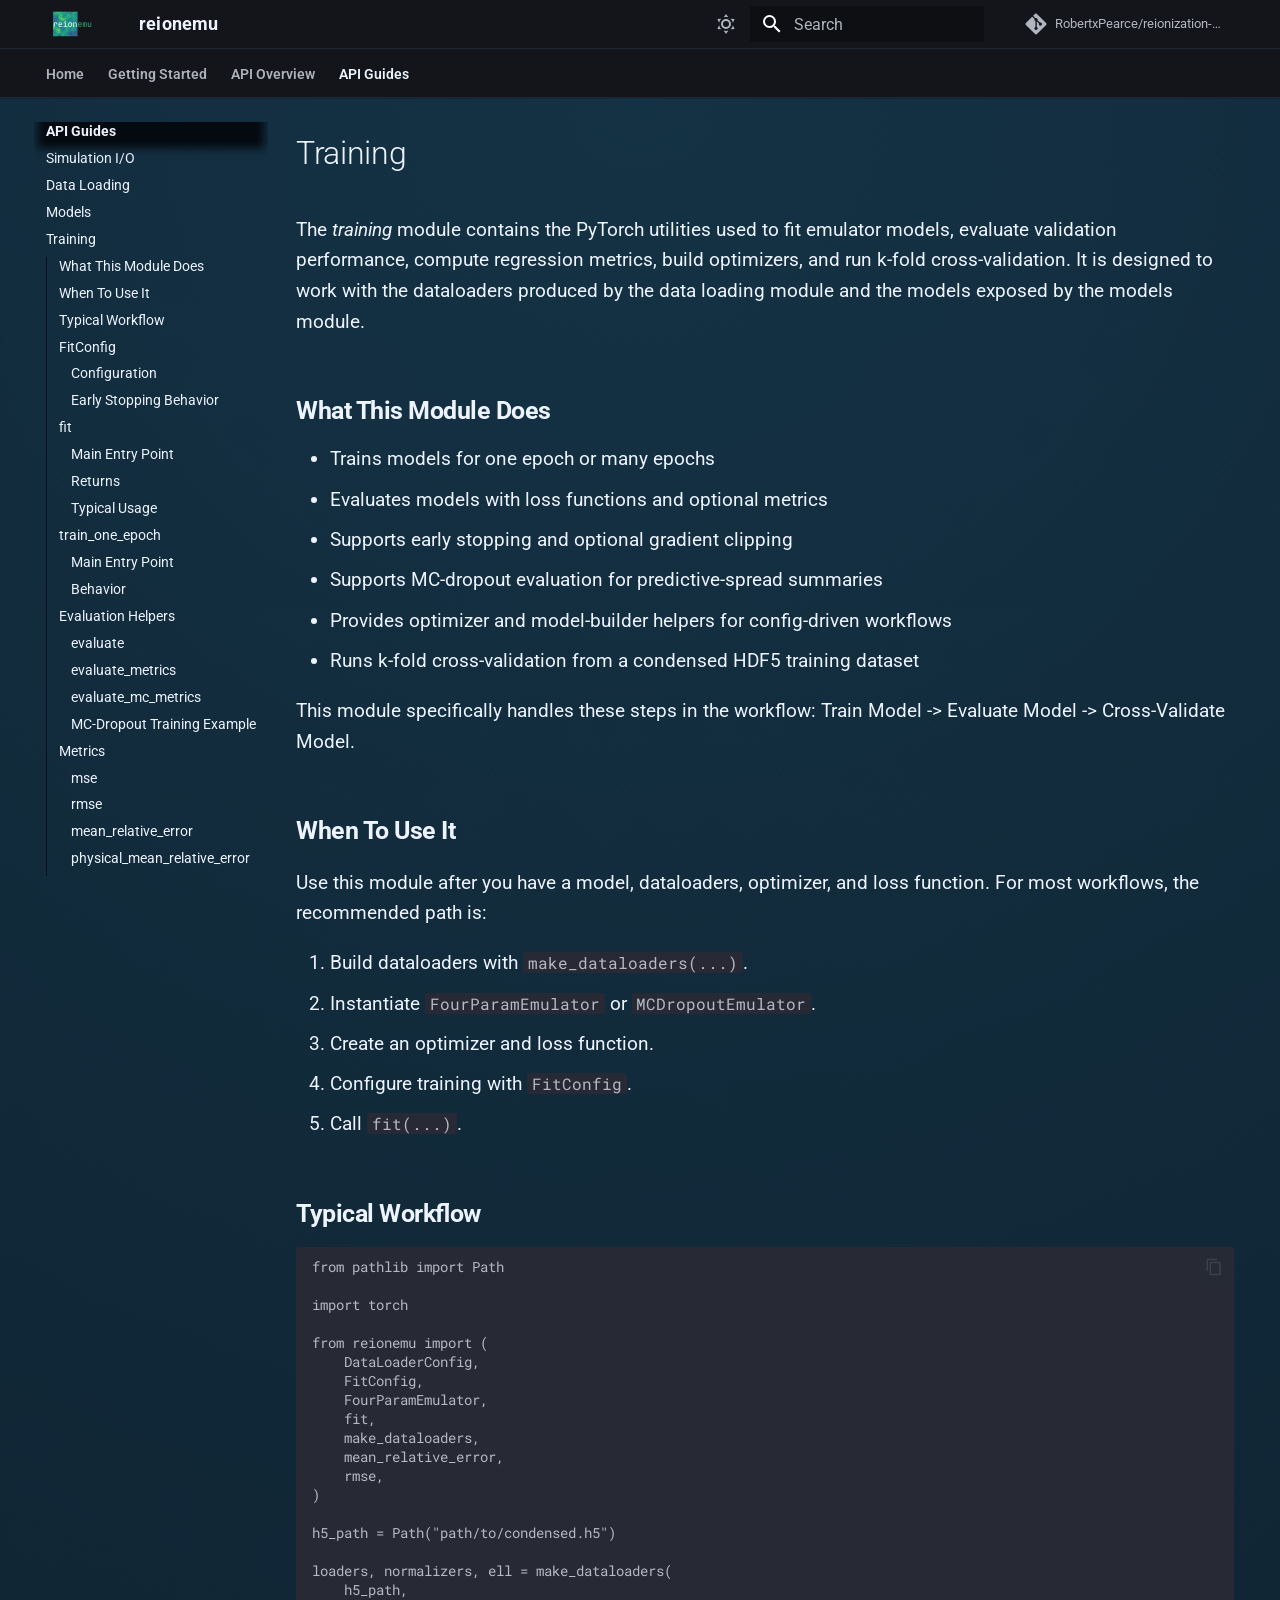
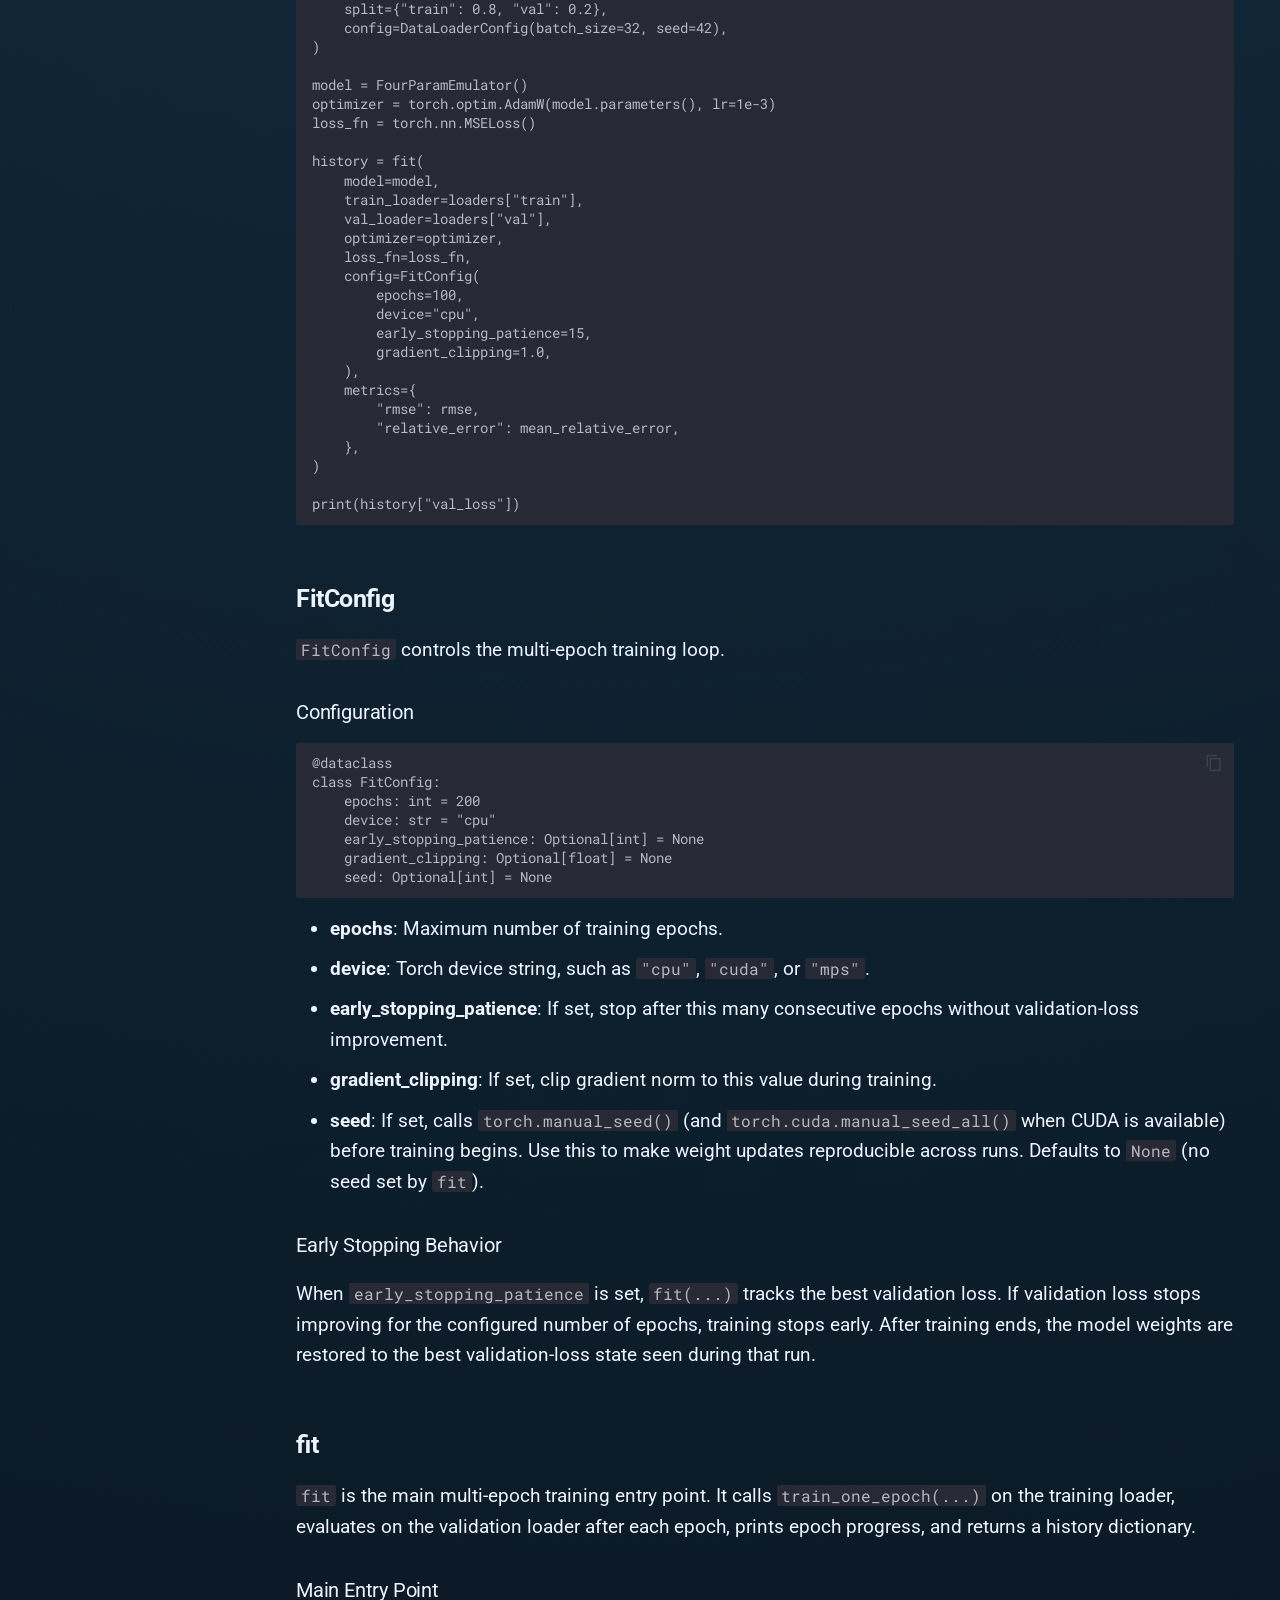
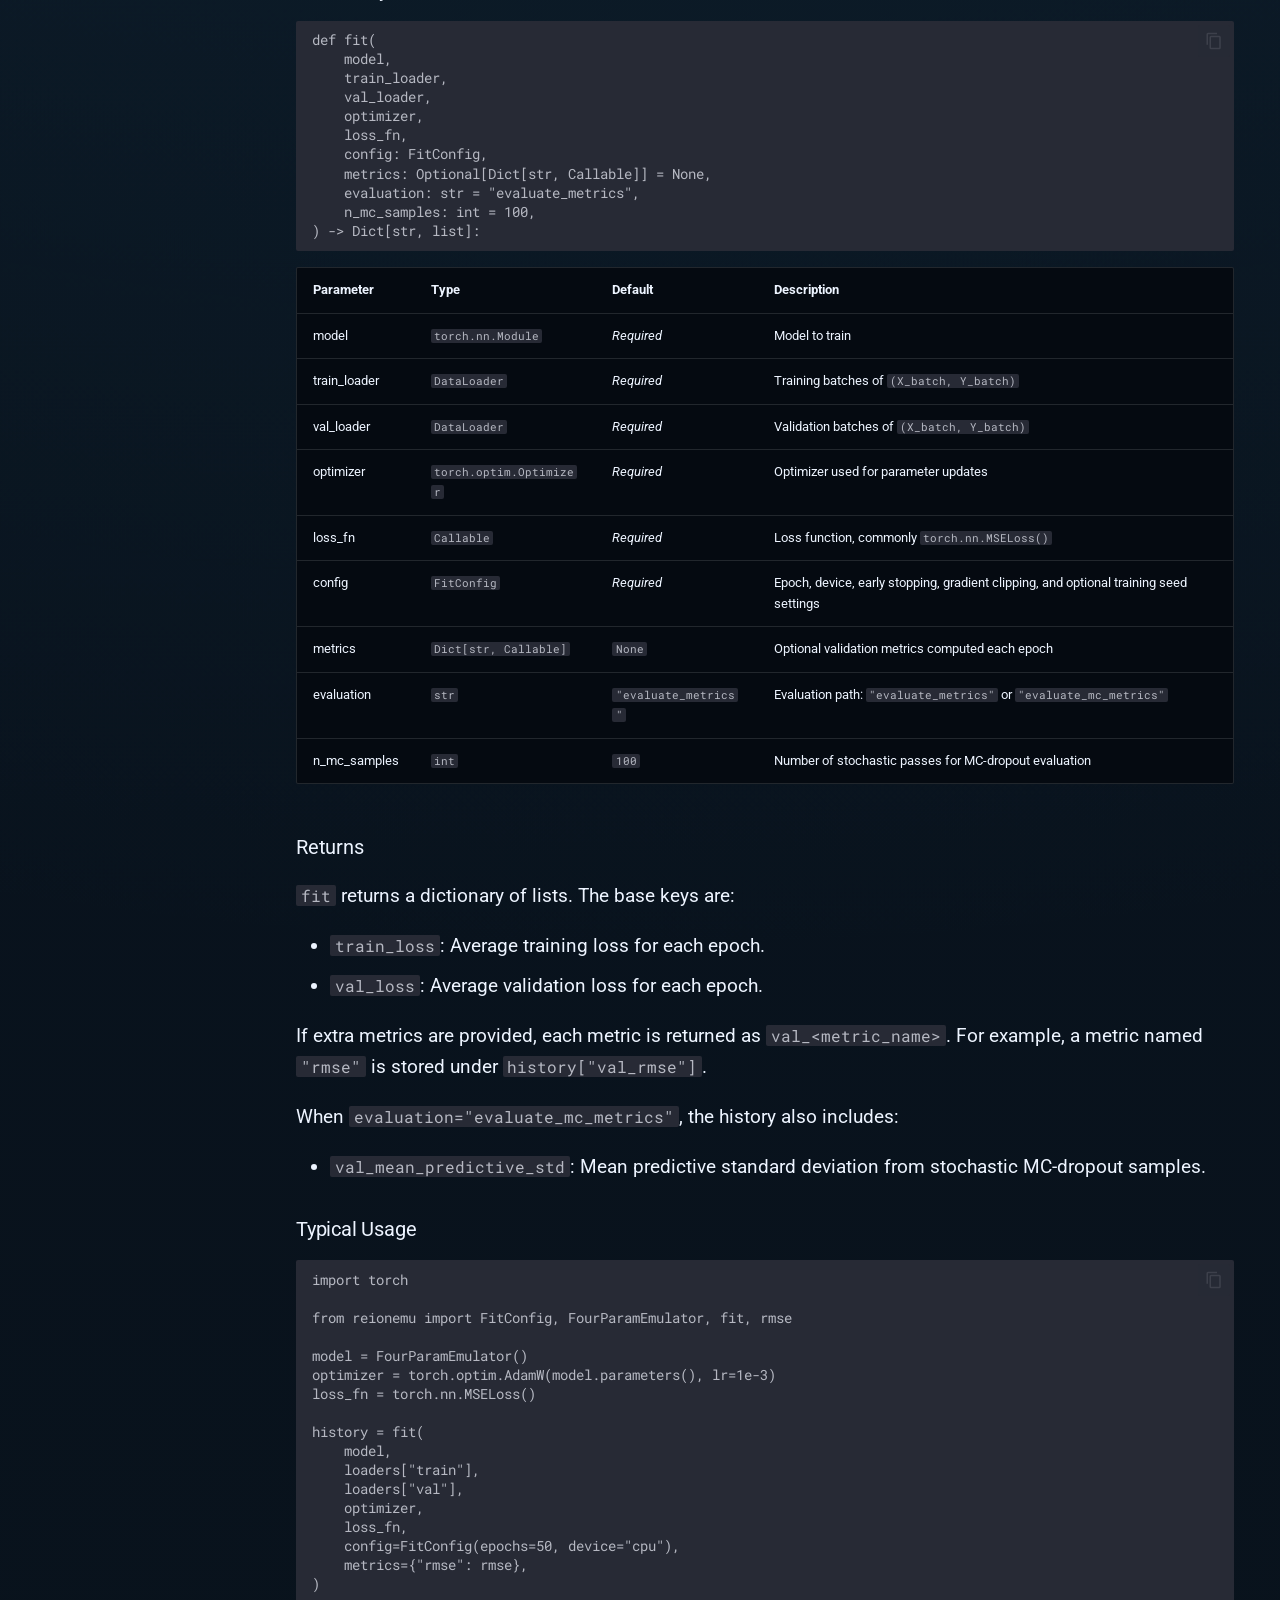
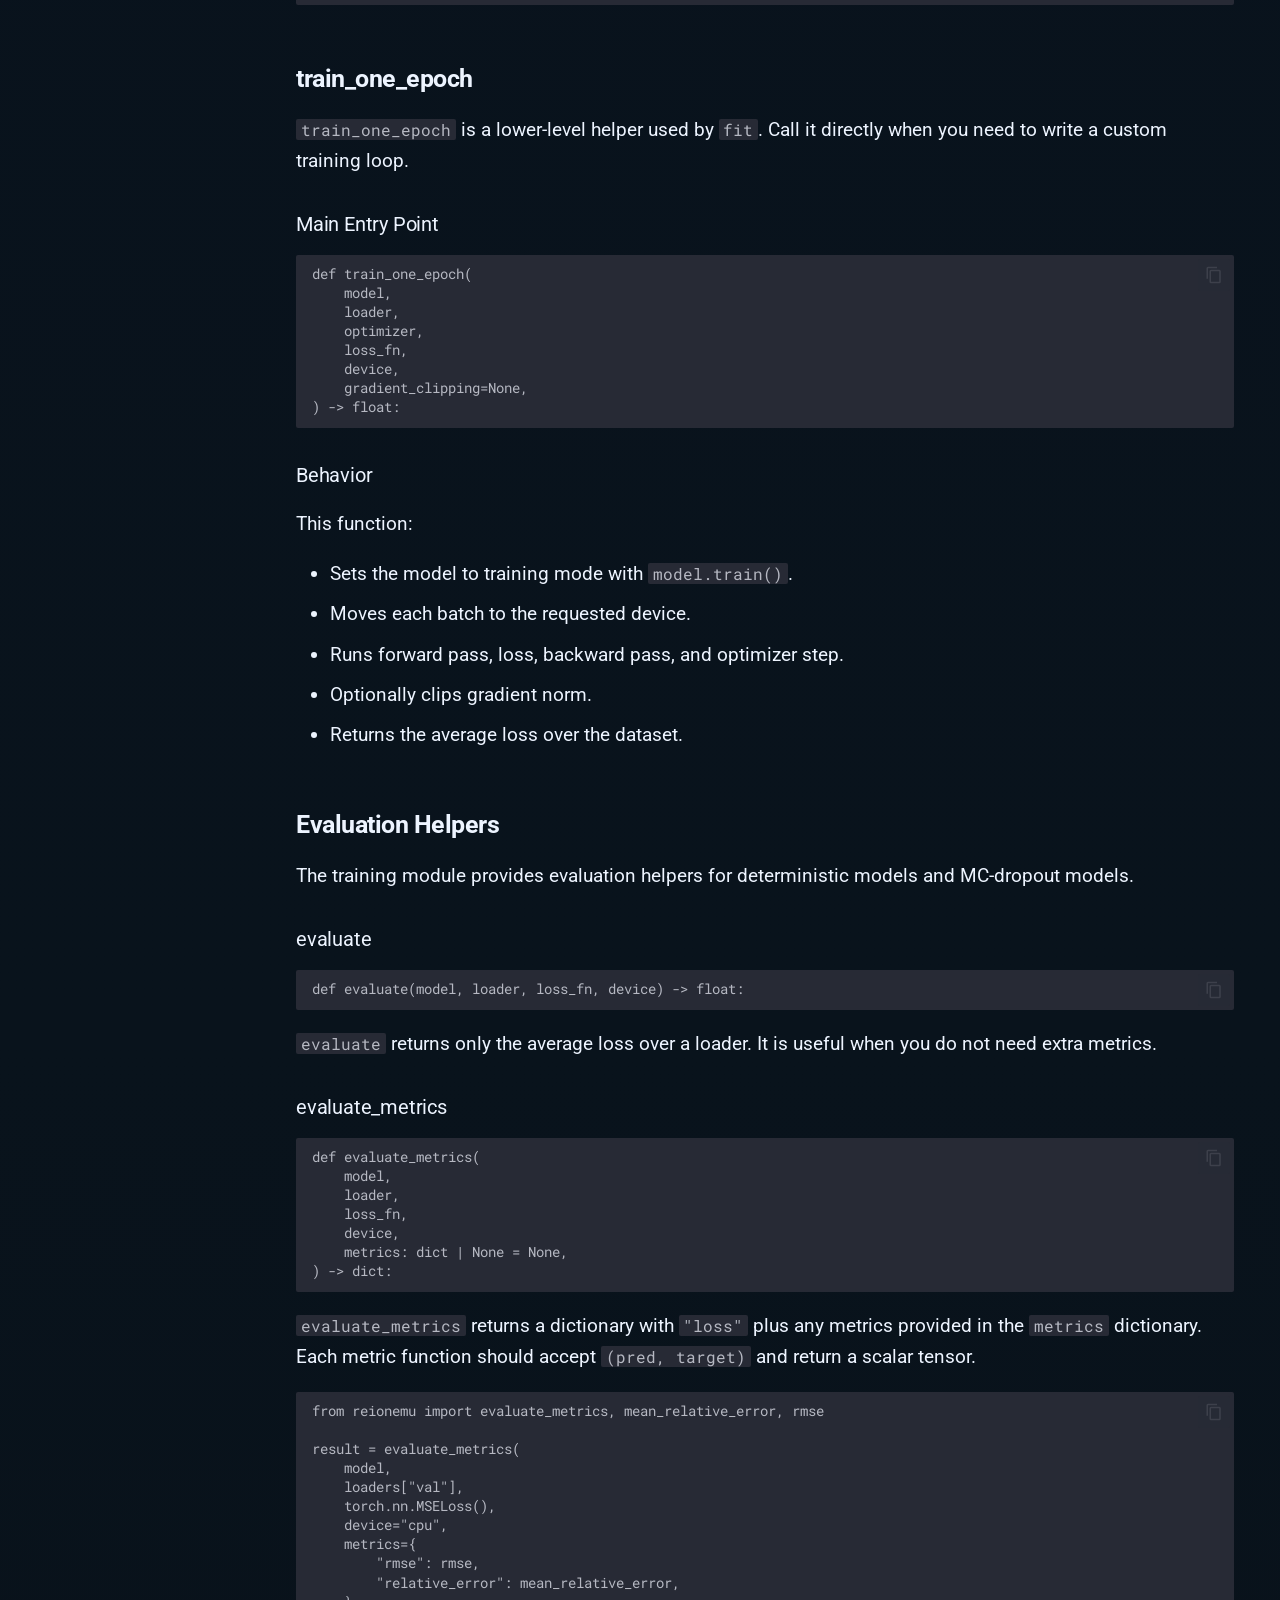
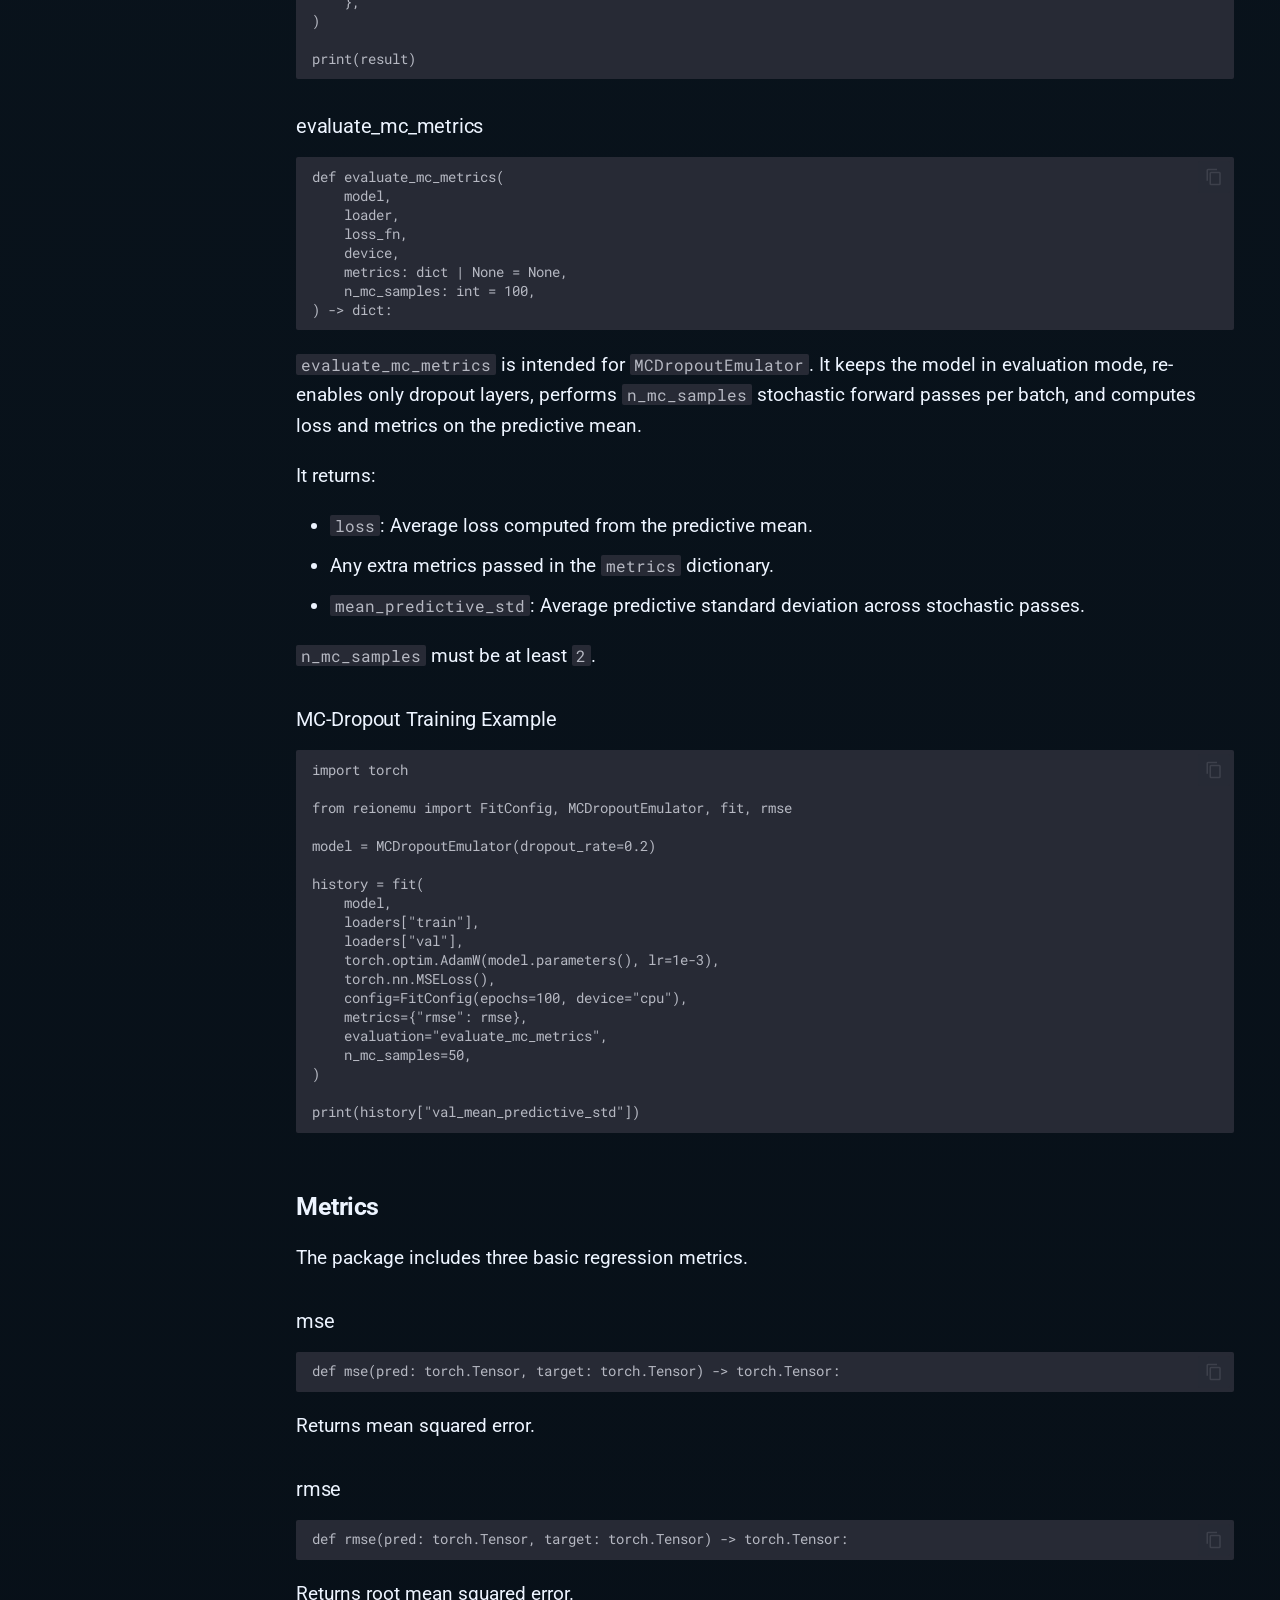
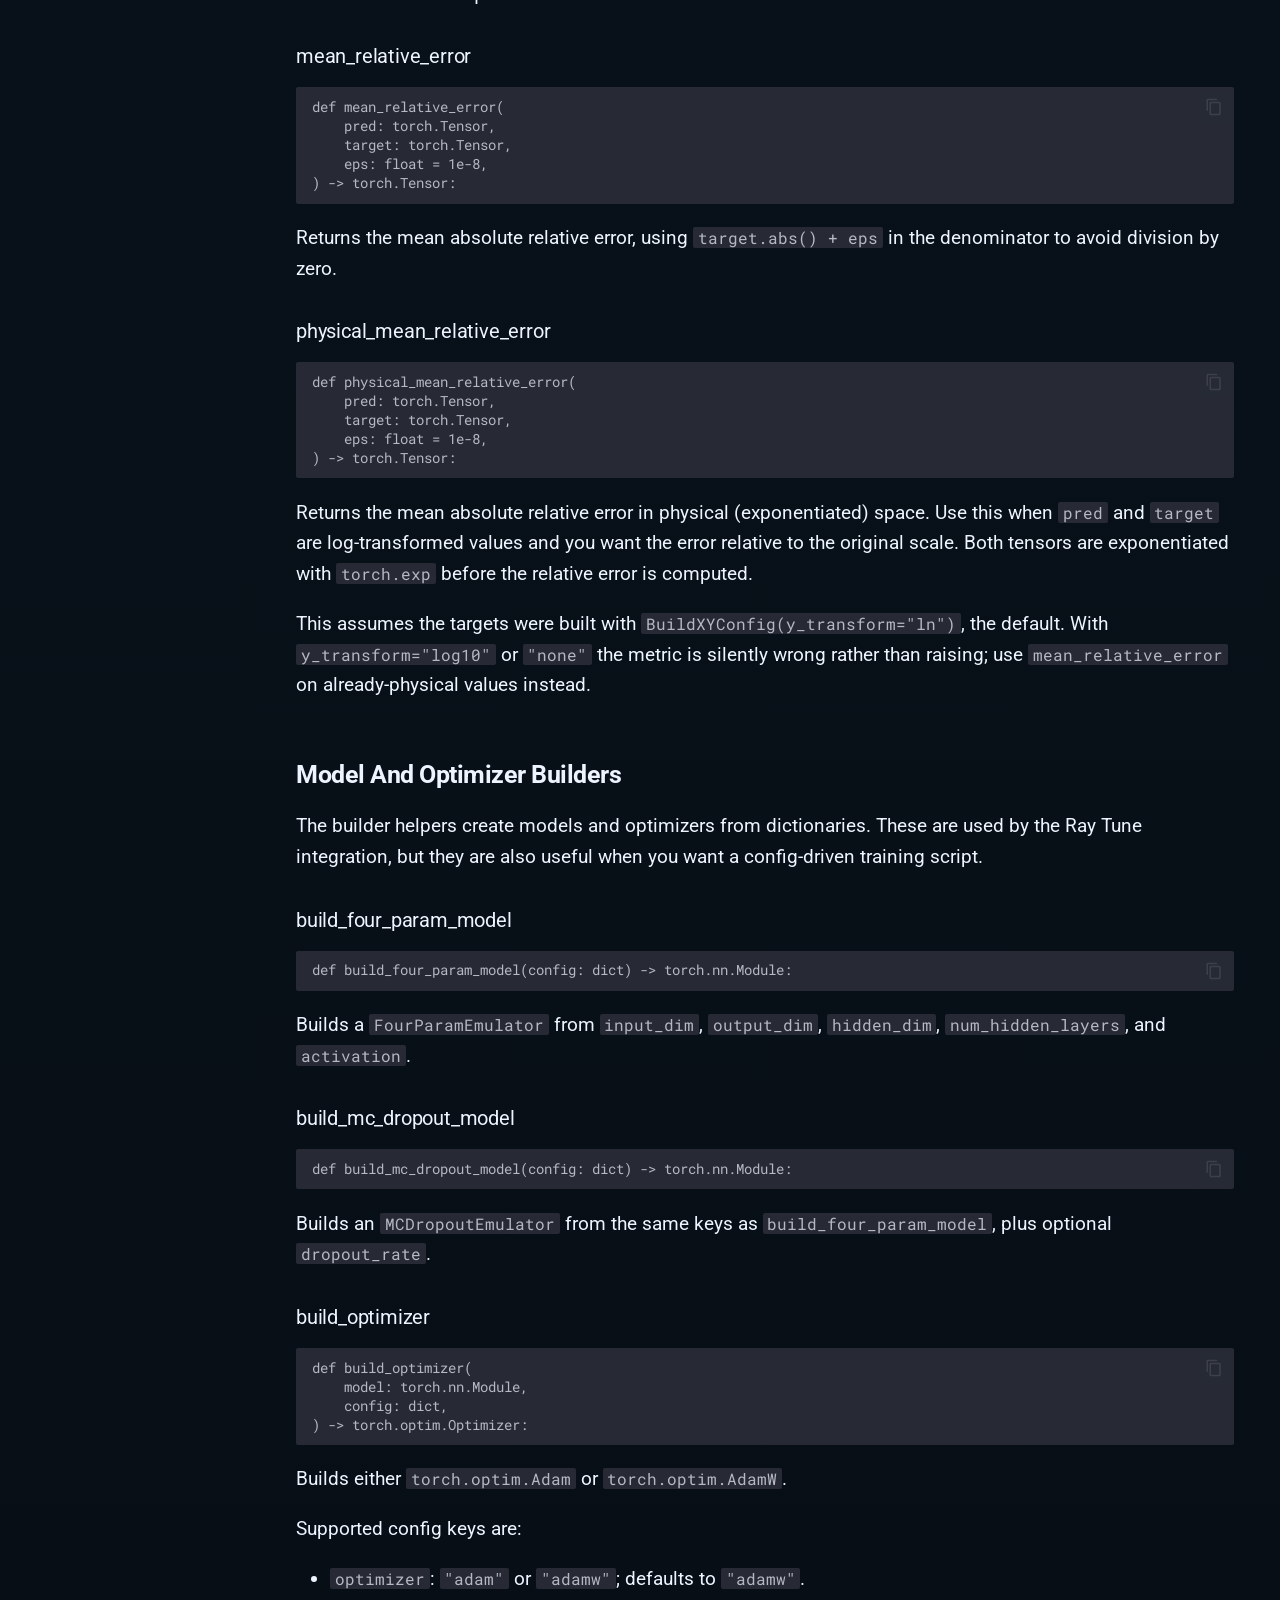
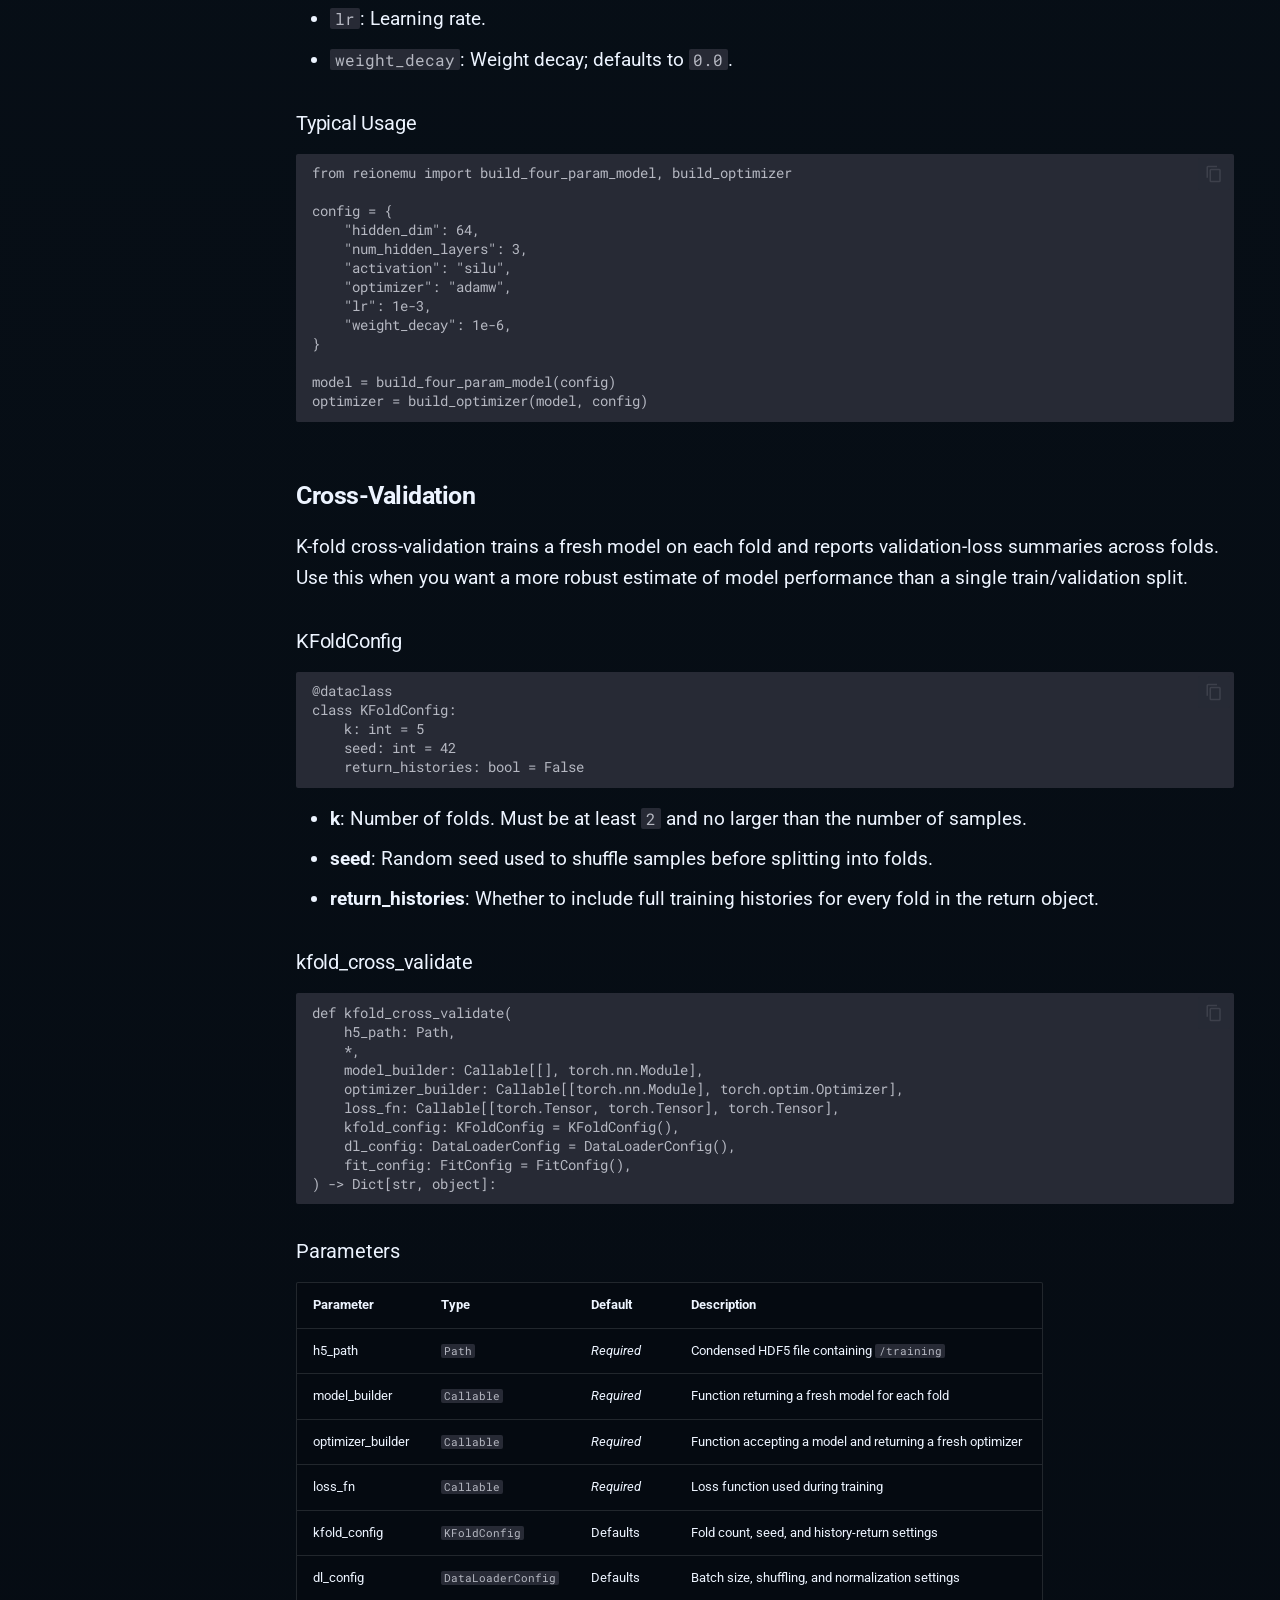
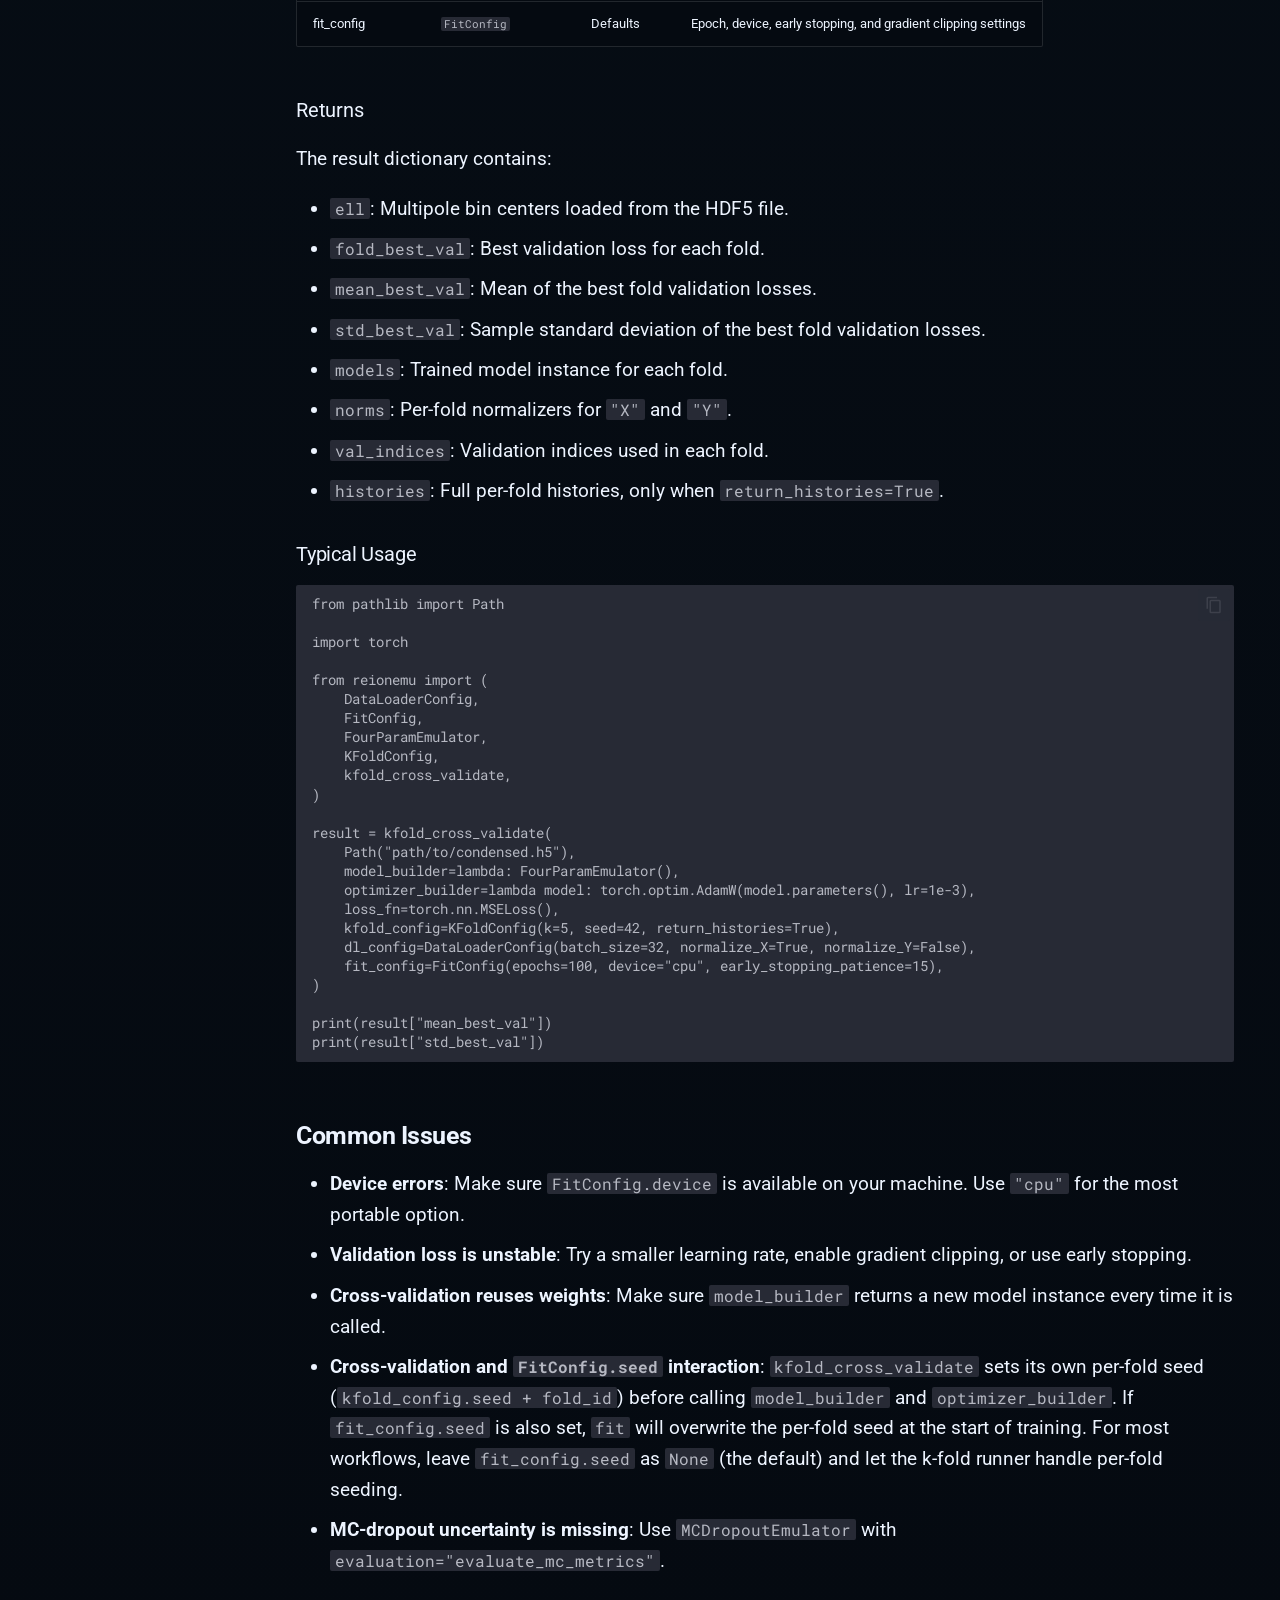
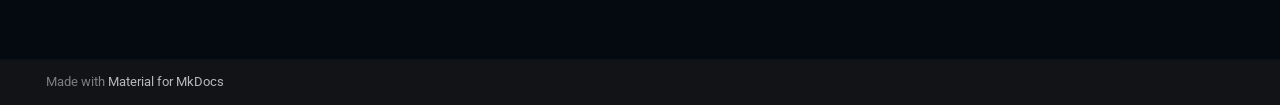
<file: api/training/index.html>
<!doctype html>
<html lang="en" class="no-js">
  <head>
    
      <meta charset="utf-8">
      <meta name="viewport" content="width=device-width,initial-scale=1">
      
        <meta name="description" content="Documentation for the reionemu package.">
      
      
      
        <link rel="canonical" href="https://robertxpearce.github.io/reionization-emulator/api/training/">
      
      
        <link rel="prev" href="../models/">
      
      
        <link rel="next" href="../hyperparameter-tuning/">
      
      
        
      
      
      <link rel="icon" href="../../assets/reionemu-logo.png">
      <meta name="generator" content="mkdocs-1.6.1, mkdocs-material-9.7.6">
    
    
      
        <title>Training - reionemu</title>
      
    
    
      <link rel="stylesheet" href="../../assets/stylesheets/main.484c7ddc.min.css">
      
        
        <link rel="stylesheet" href="../../assets/stylesheets/palette.ab4e12ef.min.css">
      
      


    
    
      
    
    
      
        
        
        <link rel="preconnect" href="https://fonts.gstatic.com" crossorigin>
        <link rel="stylesheet" href="https://fonts.googleapis.com/css?family=Roboto:300,300i,400,400i,700,700i%7CRoboto+Mono:400,400i,700,700i&display=fallback">
        <style>:root{--md-text-font:"Roboto";--md-code-font:"Roboto Mono"}</style>
      
    
    
      <link rel="stylesheet" href="../../stylesheets/extra.css">
    
    <script>__md_scope=new URL("../..",location),__md_hash=e=>[...e].reduce(((e,_)=>(e<<5)-e+_.charCodeAt(0)),0),__md_get=(e,_=localStorage,t=__md_scope)=>JSON.parse(_.getItem(t.pathname+"."+e)),__md_set=(e,_,t=localStorage,a=__md_scope)=>{try{t.setItem(a.pathname+"."+e,JSON.stringify(_))}catch(e){}}</script>
    
      

    
    
  </head>
  
  
    
    
      
    
    
    
    
    <body dir="ltr" data-md-color-scheme="slate" data-md-color-primary="black" data-md-color-accent="cyan">
  
    
    <input class="md-toggle" data-md-toggle="drawer" type="checkbox" id="__drawer" autocomplete="off">
    <input class="md-toggle" data-md-toggle="search" type="checkbox" id="__search" autocomplete="off">
    <label class="md-overlay" for="__drawer"></label>
    <div data-md-component="skip">
      
        
        <a href="#training" class="md-skip">
          Skip to content
        </a>
      
    </div>
    <div data-md-component="announce">
      
    </div>
    
    
      

<header class="md-header" data-md-component="header">
  <nav class="md-header__inner md-grid" aria-label="Header">
    <a href="../.." title="reionemu" class="md-header__button md-logo" aria-label="reionemu" data-md-component="logo">
      
  <img src="../../assets/reionemu-logo.png" alt="logo">

    </a>
    <label class="md-header__button md-icon" for="__drawer">
      
      <svg xmlns="http://www.w3.org/2000/svg" viewBox="0 0 24 24"><path d="M3 6h18v2H3zm0 5h18v2H3zm0 5h18v2H3z"/></svg>
    </label>
    <div class="md-header__title" data-md-component="header-title">
      <div class="md-header__ellipsis">
        <div class="md-header__topic">
          <span class="md-ellipsis">
            reionemu
          </span>
        </div>
        <div class="md-header__topic" data-md-component="header-topic">
          <span class="md-ellipsis">
            
              Training
            
          </span>
        </div>
      </div>
    </div>
    
      
        <form class="md-header__option" data-md-component="palette">
  
    
    
    
    <input class="md-option" data-md-color-media="" data-md-color-scheme="slate" data-md-color-primary="black" data-md-color-accent="cyan"  aria-label="Switch to light mode"  type="radio" name="__palette" id="__palette_0">
    
      <label class="md-header__button md-icon" title="Switch to light mode" for="__palette_1" hidden>
        <svg xmlns="http://www.w3.org/2000/svg" viewBox="0 0 24 24"><path d="M12 7a5 5 0 0 1 5 5 5 5 0 0 1-5 5 5 5 0 0 1-5-5 5 5 0 0 1 5-5m0 2a3 3 0 0 0-3 3 3 3 0 0 0 3 3 3 3 0 0 0 3-3 3 3 0 0 0-3-3m0-7 2.39 3.42C13.65 5.15 12.84 5 12 5s-1.65.15-2.39.42zM3.34 7l4.16-.35A7.2 7.2 0 0 0 5.94 8.5c-.44.74-.69 1.5-.83 2.29zm.02 10 1.76-3.77a7.131 7.131 0 0 0 2.38 4.14zM20.65 7l-1.77 3.79a7.02 7.02 0 0 0-2.38-4.15zm-.01 10-4.14.36c.59-.51 1.12-1.14 1.54-1.86.42-.73.69-1.5.83-2.29zM12 22l-2.41-3.44c.74.27 1.55.44 2.41.44.82 0 1.63-.17 2.37-.44z"/></svg>
      </label>
    
  
    
    
    
    <input class="md-option" data-md-color-media="" data-md-color-scheme="default" data-md-color-primary="blue-grey" data-md-color-accent="cyan"  aria-label="Switch to dark mode"  type="radio" name="__palette" id="__palette_1">
    
      <label class="md-header__button md-icon" title="Switch to dark mode" for="__palette_0" hidden>
        <svg xmlns="http://www.w3.org/2000/svg" viewBox="0 0 24 24"><path d="m17.75 4.09-2.53 1.94.91 3.06-2.63-1.81-2.63 1.81.91-3.06-2.53-1.94L12.44 4l1.06-3 1.06 3zm3.5 6.91-1.64 1.25.59 1.98-1.7-1.17-1.7 1.17.59-1.98L15.75 11l2.06-.05L18.5 9l.69 1.95zm-2.28 4.95c.83-.08 1.72 1.1 1.19 1.85-.32.45-.66.87-1.08 1.27C15.17 23 8.84 23 4.94 19.07c-3.91-3.9-3.91-10.24 0-14.14.4-.4.82-.76 1.27-1.08.75-.53 1.93.36 1.85 1.19-.27 2.86.69 5.83 2.89 8.02a9.96 9.96 0 0 0 8.02 2.89m-1.64 2.02a12.08 12.08 0 0 1-7.8-3.47c-2.17-2.19-3.33-5-3.49-7.82-2.81 3.14-2.7 7.96.31 10.98 3.02 3.01 7.84 3.12 10.98.31"/></svg>
      </label>
    
  
</form>
      
    
    
      <script>var palette=__md_get("__palette");if(palette&&palette.color){if("(prefers-color-scheme)"===palette.color.media){var media=matchMedia("(prefers-color-scheme: light)"),input=document.querySelector(media.matches?"[data-md-color-media='(prefers-color-scheme: light)']":"[data-md-color-media='(prefers-color-scheme: dark)']");palette.color.media=input.getAttribute("data-md-color-media"),palette.color.scheme=input.getAttribute("data-md-color-scheme"),palette.color.primary=input.getAttribute("data-md-color-primary"),palette.color.accent=input.getAttribute("data-md-color-accent")}for(var[key,value]of Object.entries(palette.color))document.body.setAttribute("data-md-color-"+key,value)}</script>
    
    
    
      
      
        <label class="md-header__button md-icon" for="__search">
          
          <svg xmlns="http://www.w3.org/2000/svg" viewBox="0 0 24 24"><path d="M9.5 3A6.5 6.5 0 0 1 16 9.5c0 1.61-.59 3.09-1.56 4.23l.27.27h.79l5 5-1.5 1.5-5-5v-.79l-.27-.27A6.52 6.52 0 0 1 9.5 16 6.5 6.5 0 0 1 3 9.5 6.5 6.5 0 0 1 9.5 3m0 2C7 5 5 7 5 9.5S7 14 9.5 14 14 12 14 9.5 12 5 9.5 5"/></svg>
        </label>
        <div class="md-search" data-md-component="search" role="dialog">
  <label class="md-search__overlay" for="__search"></label>
  <div class="md-search__inner" role="search">
    <form class="md-search__form" name="search">
      <input type="text" class="md-search__input" name="query" aria-label="Search" placeholder="Search" autocapitalize="off" autocorrect="off" autocomplete="off" spellcheck="false" data-md-component="search-query" required>
      <label class="md-search__icon md-icon" for="__search">
        
        <svg xmlns="http://www.w3.org/2000/svg" viewBox="0 0 24 24"><path d="M9.5 3A6.5 6.5 0 0 1 16 9.5c0 1.61-.59 3.09-1.56 4.23l.27.27h.79l5 5-1.5 1.5-5-5v-.79l-.27-.27A6.52 6.52 0 0 1 9.5 16 6.5 6.5 0 0 1 3 9.5 6.5 6.5 0 0 1 9.5 3m0 2C7 5 5 7 5 9.5S7 14 9.5 14 14 12 14 9.5 12 5 9.5 5"/></svg>
        
        <svg xmlns="http://www.w3.org/2000/svg" viewBox="0 0 24 24"><path d="M20 11v2H8l5.5 5.5-1.42 1.42L4.16 12l7.92-7.92L13.5 5.5 8 11z"/></svg>
      </label>
      <nav class="md-search__options" aria-label="Search">
        
        <button type="reset" class="md-search__icon md-icon" title="Clear" aria-label="Clear" tabindex="-1">
          
          <svg xmlns="http://www.w3.org/2000/svg" viewBox="0 0 24 24"><path d="M19 6.41 17.59 5 12 10.59 6.41 5 5 6.41 10.59 12 5 17.59 6.41 19 12 13.41 17.59 19 19 17.59 13.41 12z"/></svg>
        </button>
      </nav>
      
    </form>
    <div class="md-search__output">
      <div class="md-search__scrollwrap" tabindex="0" data-md-scrollfix>
        <div class="md-search-result" data-md-component="search-result">
          <div class="md-search-result__meta">
            Initializing search
          </div>
          <ol class="md-search-result__list" role="presentation"></ol>
        </div>
      </div>
    </div>
  </div>
</div>
      
    
    
      <div class="md-header__source">
        <a href="https://github.com/RobertxPearce/reionization-emulator" title="Go to repository" class="md-source" data-md-component="source">
  <div class="md-source__icon md-icon">
    
    <svg xmlns="http://www.w3.org/2000/svg" viewBox="0 0 448 512"><!--! Font Awesome Free 7.1.0 by @fontawesome - https://fontawesome.com License - https://fontawesome.com/license/free (Icons: CC BY 4.0, Fonts: SIL OFL 1.1, Code: MIT License) Copyright 2025 Fonticons, Inc.--><path d="M439.6 236.1 244 40.5c-5.4-5.5-12.8-8.5-20.4-8.5s-15 3-20.4 8.4L162.5 81l51.5 51.5c27.1-9.1 52.7 16.8 43.4 43.7l49.7 49.7c34.2-11.8 61.2 31 35.5 56.7-26.5 26.5-70.2-2.9-56-37.3L240.3 199v121.9c25.3 12.5 22.3 41.8 9.1 55-6.4 6.4-15.2 10.1-24.3 10.1s-17.8-3.6-24.3-10.1c-17.6-17.6-11.1-46.9 11.2-56v-123c-20.8-8.5-24.6-30.7-18.6-45L142.6 101 8.5 235.1C3 240.6 0 247.9 0 255.5s3 15 8.5 20.4l195.6 195.7c5.4 5.4 12.7 8.4 20.4 8.4s15-3 20.4-8.4l194.7-194.7c5.4-5.4 8.4-12.8 8.4-20.4s-3-15-8.4-20.4"/></svg>
  </div>
  <div class="md-source__repository">
    RobertxPearce/reionization-emulator
  </div>
</a>
      </div>
    
  </nav>
  
</header>
    
    <div class="md-container" data-md-component="container">
      
      
        
          
            
<nav class="md-tabs" aria-label="Tabs" data-md-component="tabs">
  <div class="md-grid">
    <ul class="md-tabs__list">
      
        
  
  
  
  
    <li class="md-tabs__item">
      <a href="../.." class="md-tabs__link">
        
  
  
    
  
  Home

      </a>
    </li>
  

      
        
  
  
  
  
    <li class="md-tabs__item">
      <a href="../../getting-started/" class="md-tabs__link">
        
  
  
    
  
  Getting Started

      </a>
    </li>
  

      
        
  
  
  
  
    <li class="md-tabs__item">
      <a href="../../api-overview/" class="md-tabs__link">
        
  
  
    
  
  API Overview

      </a>
    </li>
  

      
        
  
  
  
    
  
  
    
    
      <li class="md-tabs__item md-tabs__item--active">
        <a href="../simulation-io/" class="md-tabs__link">
          
  
  
  API Guides

        </a>
      </li>
    
  

      
    </ul>
  </div>
</nav>
          
        
      
      <main class="md-main" data-md-component="main">
        <div class="md-main__inner md-grid">
          
            
              
              <div class="md-sidebar md-sidebar--primary" data-md-component="sidebar" data-md-type="navigation" >
                <div class="md-sidebar__scrollwrap">
                  <div class="md-sidebar__inner">
                    


  


  

<nav class="md-nav md-nav--primary md-nav--lifted md-nav--integrated" aria-label="Navigation" data-md-level="0">
  <label class="md-nav__title" for="__drawer">
    <a href="../.." title="reionemu" class="md-nav__button md-logo" aria-label="reionemu" data-md-component="logo">
      
  <img src="../../assets/reionemu-logo.png" alt="logo">

    </a>
    reionemu
  </label>
  
    <div class="md-nav__source">
      <a href="https://github.com/RobertxPearce/reionization-emulator" title="Go to repository" class="md-source" data-md-component="source">
  <div class="md-source__icon md-icon">
    
    <svg xmlns="http://www.w3.org/2000/svg" viewBox="0 0 448 512"><!--! Font Awesome Free 7.1.0 by @fontawesome - https://fontawesome.com License - https://fontawesome.com/license/free (Icons: CC BY 4.0, Fonts: SIL OFL 1.1, Code: MIT License) Copyright 2025 Fonticons, Inc.--><path d="M439.6 236.1 244 40.5c-5.4-5.5-12.8-8.5-20.4-8.5s-15 3-20.4 8.4L162.5 81l51.5 51.5c27.1-9.1 52.7 16.8 43.4 43.7l49.7 49.7c34.2-11.8 61.2 31 35.5 56.7-26.5 26.5-70.2-2.9-56-37.3L240.3 199v121.9c25.3 12.5 22.3 41.8 9.1 55-6.4 6.4-15.2 10.1-24.3 10.1s-17.8-3.6-24.3-10.1c-17.6-17.6-11.1-46.9 11.2-56v-123c-20.8-8.5-24.6-30.7-18.6-45L142.6 101 8.5 235.1C3 240.6 0 247.9 0 255.5s3 15 8.5 20.4l195.6 195.7c5.4 5.4 12.7 8.4 20.4 8.4s15-3 20.4-8.4l194.7-194.7c5.4-5.4 8.4-12.8 8.4-20.4s-3-15-8.4-20.4"/></svg>
  </div>
  <div class="md-source__repository">
    RobertxPearce/reionization-emulator
  </div>
</a>
    </div>
  
  <ul class="md-nav__list" data-md-scrollfix>
    
      
      
  
  
  
  
    <li class="md-nav__item">
      <a href="../.." class="md-nav__link">
        
  
  
  <span class="md-ellipsis">
    
  
    Home
  

    
  </span>
  
  

      </a>
    </li>
  

    
      
      
  
  
  
  
    <li class="md-nav__item">
      <a href="../../getting-started/" class="md-nav__link">
        
  
  
  <span class="md-ellipsis">
    
  
    Getting Started
  

    
  </span>
  
  

      </a>
    </li>
  

    
      
      
  
  
  
  
    <li class="md-nav__item">
      <a href="../../api-overview/" class="md-nav__link">
        
  
  
  <span class="md-ellipsis">
    
  
    API Overview
  

    
  </span>
  
  

      </a>
    </li>
  

    
      
      
  
  
    
  
  
  
    
    
    
    
      
        
        
      
      
        
      
    
    
    <li class="md-nav__item md-nav__item--active md-nav__item--section md-nav__item--nested">
      
        
        
        <input class="md-nav__toggle md-toggle " type="checkbox" id="__nav_4" checked>
        
          
          <label class="md-nav__link" for="__nav_4" id="__nav_4_label" tabindex="">
            
  
  
  <span class="md-ellipsis">
    
  
    API Guides
  

    
  </span>
  
  

            <span class="md-nav__icon md-icon"></span>
          </label>
        
        <nav class="md-nav" data-md-level="1" aria-labelledby="__nav_4_label" aria-expanded="true">
          <label class="md-nav__title" for="__nav_4">
            <span class="md-nav__icon md-icon"></span>
            
  
    API Guides
  

          </label>
          <ul class="md-nav__list" data-md-scrollfix>
            
              
                
  
  
  
  
    <li class="md-nav__item">
      <a href="../simulation-io/" class="md-nav__link">
        
  
  
  <span class="md-ellipsis">
    
  
    Simulation I/O
  

    
  </span>
  
  

      </a>
    </li>
  

              
            
              
                
  
  
  
  
    <li class="md-nav__item">
      <a href="../data-loading/" class="md-nav__link">
        
  
  
  <span class="md-ellipsis">
    
  
    Data Loading
  

    
  </span>
  
  

      </a>
    </li>
  

              
            
              
                
  
  
  
  
    <li class="md-nav__item">
      <a href="../models/" class="md-nav__link">
        
  
  
  <span class="md-ellipsis">
    
  
    Models
  

    
  </span>
  
  

      </a>
    </li>
  

              
            
              
                
  
  
    
  
  
  
    <li class="md-nav__item md-nav__item--active">
      
      <input class="md-nav__toggle md-toggle" type="checkbox" id="__toc">
      
      
        
      
      
        <label class="md-nav__link md-nav__link--active" for="__toc">
          
  
  
  <span class="md-ellipsis">
    
  
    Training
  

    
  </span>
  
  

          <span class="md-nav__icon md-icon"></span>
        </label>
      
      <a href="./" class="md-nav__link md-nav__link--active">
        
  
  
  <span class="md-ellipsis">
    
  
    Training
  

    
  </span>
  
  

      </a>
      
        

<nav class="md-nav md-nav--secondary" aria-label="Table of contents">
  
  
  
    
  
  
    <label class="md-nav__title" for="__toc">
      <span class="md-nav__icon md-icon"></span>
      Table of contents
    </label>
    <ul class="md-nav__list" data-md-component="toc" data-md-scrollfix>
      
        <li class="md-nav__item">
  <a href="#what-this-module-does" class="md-nav__link">
    <span class="md-ellipsis">
      
        What This Module Does
      
    </span>
  </a>
  
</li>
      
        <li class="md-nav__item">
  <a href="#when-to-use-it" class="md-nav__link">
    <span class="md-ellipsis">
      
        When To Use It
      
    </span>
  </a>
  
</li>
      
        <li class="md-nav__item">
  <a href="#typical-workflow" class="md-nav__link">
    <span class="md-ellipsis">
      
        Typical Workflow
      
    </span>
  </a>
  
</li>
      
        <li class="md-nav__item">
  <a href="#fitconfig" class="md-nav__link">
    <span class="md-ellipsis">
      
        FitConfig
      
    </span>
  </a>
  
    <nav class="md-nav" aria-label="FitConfig">
      <ul class="md-nav__list">
        
          <li class="md-nav__item">
  <a href="#configuration" class="md-nav__link">
    <span class="md-ellipsis">
      
        Configuration
      
    </span>
  </a>
  
</li>
        
          <li class="md-nav__item">
  <a href="#early-stopping-behavior" class="md-nav__link">
    <span class="md-ellipsis">
      
        Early Stopping Behavior
      
    </span>
  </a>
  
</li>
        
      </ul>
    </nav>
  
</li>
      
        <li class="md-nav__item">
  <a href="#fit" class="md-nav__link">
    <span class="md-ellipsis">
      
        fit
      
    </span>
  </a>
  
    <nav class="md-nav" aria-label="fit">
      <ul class="md-nav__list">
        
          <li class="md-nav__item">
  <a href="#main-entry-point" class="md-nav__link">
    <span class="md-ellipsis">
      
        Main Entry Point
      
    </span>
  </a>
  
</li>
        
          <li class="md-nav__item">
  <a href="#returns" class="md-nav__link">
    <span class="md-ellipsis">
      
        Returns
      
    </span>
  </a>
  
</li>
        
          <li class="md-nav__item">
  <a href="#typical-usage" class="md-nav__link">
    <span class="md-ellipsis">
      
        Typical Usage
      
    </span>
  </a>
  
</li>
        
      </ul>
    </nav>
  
</li>
      
        <li class="md-nav__item">
  <a href="#train_one_epoch" class="md-nav__link">
    <span class="md-ellipsis">
      
        train_one_epoch
      
    </span>
  </a>
  
    <nav class="md-nav" aria-label="train_one_epoch">
      <ul class="md-nav__list">
        
          <li class="md-nav__item">
  <a href="#main-entry-point_1" class="md-nav__link">
    <span class="md-ellipsis">
      
        Main Entry Point
      
    </span>
  </a>
  
</li>
        
          <li class="md-nav__item">
  <a href="#behavior" class="md-nav__link">
    <span class="md-ellipsis">
      
        Behavior
      
    </span>
  </a>
  
</li>
        
      </ul>
    </nav>
  
</li>
      
        <li class="md-nav__item">
  <a href="#evaluation-helpers" class="md-nav__link">
    <span class="md-ellipsis">
      
        Evaluation Helpers
      
    </span>
  </a>
  
    <nav class="md-nav" aria-label="Evaluation Helpers">
      <ul class="md-nav__list">
        
          <li class="md-nav__item">
  <a href="#evaluate" class="md-nav__link">
    <span class="md-ellipsis">
      
        evaluate
      
    </span>
  </a>
  
</li>
        
          <li class="md-nav__item">
  <a href="#evaluate_metrics" class="md-nav__link">
    <span class="md-ellipsis">
      
        evaluate_metrics
      
    </span>
  </a>
  
</li>
        
          <li class="md-nav__item">
  <a href="#evaluate_mc_metrics" class="md-nav__link">
    <span class="md-ellipsis">
      
        evaluate_mc_metrics
      
    </span>
  </a>
  
</li>
        
          <li class="md-nav__item">
  <a href="#mc-dropout-training-example" class="md-nav__link">
    <span class="md-ellipsis">
      
        MC-Dropout Training Example
      
    </span>
  </a>
  
</li>
        
      </ul>
    </nav>
  
</li>
      
        <li class="md-nav__item">
  <a href="#metrics" class="md-nav__link">
    <span class="md-ellipsis">
      
        Metrics
      
    </span>
  </a>
  
    <nav class="md-nav" aria-label="Metrics">
      <ul class="md-nav__list">
        
          <li class="md-nav__item">
  <a href="#mse" class="md-nav__link">
    <span class="md-ellipsis">
      
        mse
      
    </span>
  </a>
  
</li>
        
          <li class="md-nav__item">
  <a href="#rmse" class="md-nav__link">
    <span class="md-ellipsis">
      
        rmse
      
    </span>
  </a>
  
</li>
        
          <li class="md-nav__item">
  <a href="#mean_relative_error" class="md-nav__link">
    <span class="md-ellipsis">
      
        mean_relative_error
      
    </span>
  </a>
  
</li>
        
          <li class="md-nav__item">
  <a href="#physical_mean_relative_error" class="md-nav__link">
    <span class="md-ellipsis">
      
        physical_mean_relative_error
      
    </span>
  </a>
  
</li>
        
      </ul>
    </nav>
  
</li>
      
        <li class="md-nav__item">
  <a href="#model-and-optimizer-builders" class="md-nav__link">
    <span class="md-ellipsis">
      
        Model And Optimizer Builders
      
    </span>
  </a>
  
    <nav class="md-nav" aria-label="Model And Optimizer Builders">
      <ul class="md-nav__list">
        
          <li class="md-nav__item">
  <a href="#build_four_param_model" class="md-nav__link">
    <span class="md-ellipsis">
      
        build_four_param_model
      
    </span>
  </a>
  
</li>
        
          <li class="md-nav__item">
  <a href="#build_mc_dropout_model" class="md-nav__link">
    <span class="md-ellipsis">
      
        build_mc_dropout_model
      
    </span>
  </a>
  
</li>
        
          <li class="md-nav__item">
  <a href="#build_optimizer" class="md-nav__link">
    <span class="md-ellipsis">
      
        build_optimizer
      
    </span>
  </a>
  
</li>
        
          <li class="md-nav__item">
  <a href="#typical-usage_1" class="md-nav__link">
    <span class="md-ellipsis">
      
        Typical Usage
      
    </span>
  </a>
  
</li>
        
      </ul>
    </nav>
  
</li>
      
        <li class="md-nav__item">
  <a href="#cross-validation" class="md-nav__link">
    <span class="md-ellipsis">
      
        Cross-Validation
      
    </span>
  </a>
  
    <nav class="md-nav" aria-label="Cross-Validation">
      <ul class="md-nav__list">
        
          <li class="md-nav__item">
  <a href="#kfoldconfig" class="md-nav__link">
    <span class="md-ellipsis">
      
        KFoldConfig
      
    </span>
  </a>
  
</li>
        
          <li class="md-nav__item">
  <a href="#kfold_cross_validate" class="md-nav__link">
    <span class="md-ellipsis">
      
        kfold_cross_validate
      
    </span>
  </a>
  
</li>
        
          <li class="md-nav__item">
  <a href="#parameters" class="md-nav__link">
    <span class="md-ellipsis">
      
        Parameters
      
    </span>
  </a>
  
</li>
        
          <li class="md-nav__item">
  <a href="#returns_1" class="md-nav__link">
    <span class="md-ellipsis">
      
        Returns
      
    </span>
  </a>
  
</li>
        
          <li class="md-nav__item">
  <a href="#typical-usage_2" class="md-nav__link">
    <span class="md-ellipsis">
      
        Typical Usage
      
    </span>
  </a>
  
</li>
        
      </ul>
    </nav>
  
</li>
      
        <li class="md-nav__item">
  <a href="#common-issues" class="md-nav__link">
    <span class="md-ellipsis">
      
        Common Issues
      
    </span>
  </a>
  
</li>
      
    </ul>
  
</nav>
      
    </li>
  

              
            
              
                
  
  
  
  
    <li class="md-nav__item">
      <a href="../hyperparameter-tuning/" class="md-nav__link">
        
  
  
  <span class="md-ellipsis">
    
  
    Hyperparameter Tuning
  

    
  </span>
  
  

      </a>
    </li>
  

              
            
              
                
  
  
  
  
    <li class="md-nav__item">
      <a href="../artifacts/" class="md-nav__link">
        
  
  
  <span class="md-ellipsis">
    
  
    Artifacts
  

    
  </span>
  
  

      </a>
    </li>
  

              
            
          </ul>
        </nav>
      
    </li>
  

    
  </ul>
</nav>
                  </div>
                </div>
              </div>
            
            
          
          
            <div class="md-content" data-md-component="content">
              
              <article class="md-content__inner md-typeset">
                
                  


  
  


<h1 id="training">Training<a class="headerlink" href="#training" title="Permanent link">&para;</a></h1>
<p>The <em>training</em> module contains the PyTorch utilities used to fit emulator models, evaluate validation performance, compute regression metrics, build optimizers, and run k-fold cross-validation. It is designed to work with the dataloaders produced by the data loading module and the models exposed by the models module.</p>
<h2 id="what-this-module-does">What This Module Does<a class="headerlink" href="#what-this-module-does" title="Permanent link">&para;</a></h2>
<ul>
<li>Trains models for one epoch or many epochs</li>
<li>Evaluates models with loss functions and optional metrics</li>
<li>Supports early stopping and optional gradient clipping</li>
<li>Supports MC-dropout evaluation for predictive-spread summaries</li>
<li>Provides optimizer and model-builder helpers for config-driven workflows</li>
<li>Runs k-fold cross-validation from a condensed HDF5 training dataset</li>
</ul>
<p>This module specifically handles these steps in the workflow: Train Model -&gt; Evaluate Model -&gt; Cross-Validate Model.</p>
<h2 id="when-to-use-it">When To Use It<a class="headerlink" href="#when-to-use-it" title="Permanent link">&para;</a></h2>
<p>Use this module after you have a model, dataloaders, optimizer, and loss function. For most workflows, the recommended path is:</p>
<ol>
<li>Build dataloaders with <code>make_dataloaders(...)</code>.</li>
<li>Instantiate <code>FourParamEmulator</code> or <code>MCDropoutEmulator</code>.</li>
<li>Create an optimizer and loss function.</li>
<li>Configure training with <code>FitConfig</code>.</li>
<li>Call <code>fit(...)</code>.</li>
</ol>
<h2 id="typical-workflow">Typical Workflow<a class="headerlink" href="#typical-workflow" title="Permanent link">&para;</a></h2>
<pre><code class="language-python">from pathlib import Path

import torch

from reionemu import (
    DataLoaderConfig,
    FitConfig,
    FourParamEmulator,
    fit,
    make_dataloaders,
    mean_relative_error,
    rmse,
)

h5_path = Path(&quot;path/to/condensed.h5&quot;)

loaders, normalizers, ell = make_dataloaders(
    h5_path,
    split={&quot;train&quot;: 0.8, &quot;val&quot;: 0.2},
    config=DataLoaderConfig(batch_size=32, seed=42),
)

model = FourParamEmulator()
optimizer = torch.optim.AdamW(model.parameters(), lr=1e-3)
loss_fn = torch.nn.MSELoss()

history = fit(
    model=model,
    train_loader=loaders[&quot;train&quot;],
    val_loader=loaders[&quot;val&quot;],
    optimizer=optimizer,
    loss_fn=loss_fn,
    config=FitConfig(
        epochs=100,
        device=&quot;cpu&quot;,
        early_stopping_patience=15,
        gradient_clipping=1.0,
    ),
    metrics={
        &quot;rmse&quot;: rmse,
        &quot;relative_error&quot;: mean_relative_error,
    },
)

print(history[&quot;val_loss&quot;])
</code></pre>
<h2 id="fitconfig">FitConfig<a class="headerlink" href="#fitconfig" title="Permanent link">&para;</a></h2>
<p><code>FitConfig</code> controls the multi-epoch training loop.</p>
<h3 id="configuration">Configuration<a class="headerlink" href="#configuration" title="Permanent link">&para;</a></h3>
<pre><code class="language-python">@dataclass
class FitConfig:
    epochs: int = 200
    device: str = &quot;cpu&quot;
    early_stopping_patience: Optional[int] = None
    gradient_clipping: Optional[float] = None
    seed: Optional[int] = None
</code></pre>
<ul>
<li><strong>epochs</strong>: Maximum number of training epochs.</li>
<li><strong>device</strong>: Torch device string, such as <code>"cpu"</code>, <code>"cuda"</code>, or <code>"mps"</code>.</li>
<li><strong>early_stopping_patience</strong>: If set, stop after this many consecutive epochs without validation-loss improvement.</li>
<li><strong>gradient_clipping</strong>: If set, clip gradient norm to this value during training.</li>
<li><strong>seed</strong>: If set, calls <code>torch.manual_seed()</code> (and <code>torch.cuda.manual_seed_all()</code> when CUDA is available) before training begins. Use this to make weight updates reproducible across runs. Defaults to <code>None</code> (no seed set by <code>fit</code>).</li>
</ul>
<h3 id="early-stopping-behavior">Early Stopping Behavior<a class="headerlink" href="#early-stopping-behavior" title="Permanent link">&para;</a></h3>
<p>When <code>early_stopping_patience</code> is set, <code>fit(...)</code> tracks the best validation loss. If validation loss stops improving for the configured number of epochs, training stops early. After training ends, the model weights are restored to the best validation-loss state seen during that run.</p>
<h2 id="fit">fit<a class="headerlink" href="#fit" title="Permanent link">&para;</a></h2>
<p><code>fit</code> is the main multi-epoch training entry point. It calls <code>train_one_epoch(...)</code> on the training loader, evaluates on the validation loader after each epoch, prints epoch progress, and returns a history dictionary.</p>
<h3 id="main-entry-point">Main Entry Point<a class="headerlink" href="#main-entry-point" title="Permanent link">&para;</a></h3>
<pre><code class="language-python">def fit(
    model,
    train_loader,
    val_loader,
    optimizer,
    loss_fn,
    config: FitConfig,
    metrics: Optional[Dict[str, Callable]] = None,
    evaluation: str = &quot;evaluate_metrics&quot;,
    n_mc_samples: int = 100,
) -&gt; Dict[str, list]:
</code></pre>
<table>
<thead>
<tr>
<th style="text-align: left;">Parameter</th>
<th style="text-align: left;">Type</th>
<th style="text-align: left;">Default</th>
<th style="text-align: left;">Description</th>
</tr>
</thead>
<tbody>
<tr>
<td style="text-align: left;">model</td>
<td style="text-align: left;"><code>torch.nn.Module</code></td>
<td style="text-align: left;"><em>Required</em></td>
<td style="text-align: left;">Model to train</td>
</tr>
<tr>
<td style="text-align: left;">train_loader</td>
<td style="text-align: left;"><code>DataLoader</code></td>
<td style="text-align: left;"><em>Required</em></td>
<td style="text-align: left;">Training batches of <code>(X_batch, Y_batch)</code></td>
</tr>
<tr>
<td style="text-align: left;">val_loader</td>
<td style="text-align: left;"><code>DataLoader</code></td>
<td style="text-align: left;"><em>Required</em></td>
<td style="text-align: left;">Validation batches of <code>(X_batch, Y_batch)</code></td>
</tr>
<tr>
<td style="text-align: left;">optimizer</td>
<td style="text-align: left;"><code>torch.optim.Optimizer</code></td>
<td style="text-align: left;"><em>Required</em></td>
<td style="text-align: left;">Optimizer used for parameter updates</td>
</tr>
<tr>
<td style="text-align: left;">loss_fn</td>
<td style="text-align: left;"><code>Callable</code></td>
<td style="text-align: left;"><em>Required</em></td>
<td style="text-align: left;">Loss function, commonly <code>torch.nn.MSELoss()</code></td>
</tr>
<tr>
<td style="text-align: left;">config</td>
<td style="text-align: left;"><code>FitConfig</code></td>
<td style="text-align: left;"><em>Required</em></td>
<td style="text-align: left;">Epoch, device, early stopping, gradient clipping, and optional training seed settings</td>
</tr>
<tr>
<td style="text-align: left;">metrics</td>
<td style="text-align: left;"><code>Dict[str, Callable]</code></td>
<td style="text-align: left;"><code>None</code></td>
<td style="text-align: left;">Optional validation metrics computed each epoch</td>
</tr>
<tr>
<td style="text-align: left;">evaluation</td>
<td style="text-align: left;"><code>str</code></td>
<td style="text-align: left;"><code>"evaluate_metrics"</code></td>
<td style="text-align: left;">Evaluation path: <code>"evaluate_metrics"</code> or <code>"evaluate_mc_metrics"</code></td>
</tr>
<tr>
<td style="text-align: left;">n_mc_samples</td>
<td style="text-align: left;"><code>int</code></td>
<td style="text-align: left;"><code>100</code></td>
<td style="text-align: left;">Number of stochastic passes for MC-dropout evaluation</td>
</tr>
</tbody>
</table>
<h3 id="returns">Returns<a class="headerlink" href="#returns" title="Permanent link">&para;</a></h3>
<p><code>fit</code> returns a dictionary of lists. The base keys are:</p>
<ul>
<li><code>train_loss</code>: Average training loss for each epoch.</li>
<li><code>val_loss</code>: Average validation loss for each epoch.</li>
</ul>
<p>If extra metrics are provided, each metric is returned as <code>val_&lt;metric_name&gt;</code>. For example, a metric named <code>"rmse"</code> is stored under <code>history["val_rmse"]</code>.</p>
<p>When <code>evaluation="evaluate_mc_metrics"</code>, the history also includes:</p>
<ul>
<li><code>val_mean_predictive_std</code>: Mean predictive standard deviation from stochastic MC-dropout samples.</li>
</ul>
<h3 id="typical-usage">Typical Usage<a class="headerlink" href="#typical-usage" title="Permanent link">&para;</a></h3>
<pre><code class="language-python">import torch

from reionemu import FitConfig, FourParamEmulator, fit, rmse

model = FourParamEmulator()
optimizer = torch.optim.AdamW(model.parameters(), lr=1e-3)
loss_fn = torch.nn.MSELoss()

history = fit(
    model,
    loaders[&quot;train&quot;],
    loaders[&quot;val&quot;],
    optimizer,
    loss_fn,
    config=FitConfig(epochs=50, device=&quot;cpu&quot;),
    metrics={&quot;rmse&quot;: rmse},
)
</code></pre>
<h2 id="train_one_epoch">train_one_epoch<a class="headerlink" href="#train_one_epoch" title="Permanent link">&para;</a></h2>
<p><code>train_one_epoch</code> is a lower-level helper used by <code>fit</code>. Call it directly when you need to write a custom training loop.</p>
<h3 id="main-entry-point_1">Main Entry Point<a class="headerlink" href="#main-entry-point_1" title="Permanent link">&para;</a></h3>
<pre><code class="language-python">def train_one_epoch(
    model,
    loader,
    optimizer,
    loss_fn,
    device,
    gradient_clipping=None,
) -&gt; float:
</code></pre>
<h3 id="behavior">Behavior<a class="headerlink" href="#behavior" title="Permanent link">&para;</a></h3>
<p>This function:</p>
<ul>
<li>Sets the model to training mode with <code>model.train()</code>.</li>
<li>Moves each batch to the requested device.</li>
<li>Runs forward pass, loss, backward pass, and optimizer step.</li>
<li>Optionally clips gradient norm.</li>
<li>Returns the average loss over the dataset.</li>
</ul>
<h2 id="evaluation-helpers">Evaluation Helpers<a class="headerlink" href="#evaluation-helpers" title="Permanent link">&para;</a></h2>
<p>The training module provides evaluation helpers for deterministic models and MC-dropout models.</p>
<h3 id="evaluate">evaluate<a class="headerlink" href="#evaluate" title="Permanent link">&para;</a></h3>
<pre><code class="language-python">def evaluate(model, loader, loss_fn, device) -&gt; float:
</code></pre>
<p><code>evaluate</code> returns only the average loss over a loader. It is useful when you do not need extra metrics.</p>
<h3 id="evaluate_metrics">evaluate_metrics<a class="headerlink" href="#evaluate_metrics" title="Permanent link">&para;</a></h3>
<pre><code class="language-python">def evaluate_metrics(
    model,
    loader,
    loss_fn,
    device,
    metrics: dict | None = None,
) -&gt; dict:
</code></pre>
<p><code>evaluate_metrics</code> returns a dictionary with <code>"loss"</code> plus any metrics provided in the <code>metrics</code> dictionary. Each metric function should accept <code>(pred, target)</code> and return a scalar tensor.</p>
<pre><code class="language-python">from reionemu import evaluate_metrics, mean_relative_error, rmse

result = evaluate_metrics(
    model,
    loaders[&quot;val&quot;],
    torch.nn.MSELoss(),
    device=&quot;cpu&quot;,
    metrics={
        &quot;rmse&quot;: rmse,
        &quot;relative_error&quot;: mean_relative_error,
    },
)

print(result)
</code></pre>
<h3 id="evaluate_mc_metrics">evaluate_mc_metrics<a class="headerlink" href="#evaluate_mc_metrics" title="Permanent link">&para;</a></h3>
<pre><code class="language-python">def evaluate_mc_metrics(
    model,
    loader,
    loss_fn,
    device,
    metrics: dict | None = None,
    n_mc_samples: int = 100,
) -&gt; dict:
</code></pre>
<p><code>evaluate_mc_metrics</code> is intended for <code>MCDropoutEmulator</code>. It keeps the model in evaluation mode, re-enables only dropout layers, performs <code>n_mc_samples</code> stochastic forward passes per batch, and computes loss and metrics on the predictive mean.</p>
<p>It returns:</p>
<ul>
<li><code>loss</code>: Average loss computed from the predictive mean.</li>
<li>Any extra metrics passed in the <code>metrics</code> dictionary.</li>
<li><code>mean_predictive_std</code>: Average predictive standard deviation across stochastic passes.</li>
</ul>
<p><code>n_mc_samples</code> must be at least <code>2</code>.</p>
<h3 id="mc-dropout-training-example">MC-Dropout Training Example<a class="headerlink" href="#mc-dropout-training-example" title="Permanent link">&para;</a></h3>
<pre><code class="language-python">import torch

from reionemu import FitConfig, MCDropoutEmulator, fit, rmse

model = MCDropoutEmulator(dropout_rate=0.2)

history = fit(
    model,
    loaders[&quot;train&quot;],
    loaders[&quot;val&quot;],
    torch.optim.AdamW(model.parameters(), lr=1e-3),
    torch.nn.MSELoss(),
    config=FitConfig(epochs=100, device=&quot;cpu&quot;),
    metrics={&quot;rmse&quot;: rmse},
    evaluation=&quot;evaluate_mc_metrics&quot;,
    n_mc_samples=50,
)

print(history[&quot;val_mean_predictive_std&quot;])
</code></pre>
<h2 id="metrics">Metrics<a class="headerlink" href="#metrics" title="Permanent link">&para;</a></h2>
<p>The package includes three basic regression metrics.</p>
<h3 id="mse">mse<a class="headerlink" href="#mse" title="Permanent link">&para;</a></h3>
<pre><code class="language-python">def mse(pred: torch.Tensor, target: torch.Tensor) -&gt; torch.Tensor:
</code></pre>
<p>Returns mean squared error.</p>
<h3 id="rmse">rmse<a class="headerlink" href="#rmse" title="Permanent link">&para;</a></h3>
<pre><code class="language-python">def rmse(pred: torch.Tensor, target: torch.Tensor) -&gt; torch.Tensor:
</code></pre>
<p>Returns root mean squared error.</p>
<h3 id="mean_relative_error">mean_relative_error<a class="headerlink" href="#mean_relative_error" title="Permanent link">&para;</a></h3>
<pre><code class="language-python">def mean_relative_error(
    pred: torch.Tensor,
    target: torch.Tensor,
    eps: float = 1e-8,
) -&gt; torch.Tensor:
</code></pre>
<p>Returns the mean absolute relative error, using <code>target.abs() + eps</code> in the denominator to avoid division by zero.</p>
<h3 id="physical_mean_relative_error">physical_mean_relative_error<a class="headerlink" href="#physical_mean_relative_error" title="Permanent link">&para;</a></h3>
<pre><code class="language-python">def physical_mean_relative_error(
    pred: torch.Tensor,
    target: torch.Tensor,
    eps: float = 1e-8,
) -&gt; torch.Tensor:
</code></pre>
<p>Returns the mean absolute relative error in physical (exponentiated) space. Use this when <code>pred</code> and <code>target</code> are log-transformed values and you want the error relative to the original scale. Both tensors are exponentiated with <code>torch.exp</code> before the relative error is computed.</p>
<p>This assumes the targets were built with <code>BuildXYConfig(y_transform="ln")</code>, the default. With <code>y_transform="log10"</code> or <code>"none"</code> the metric is silently wrong rather than raising; use <code>mean_relative_error</code> on already-physical values instead.</p>
<h2 id="model-and-optimizer-builders">Model And Optimizer Builders<a class="headerlink" href="#model-and-optimizer-builders" title="Permanent link">&para;</a></h2>
<p>The builder helpers create models and optimizers from dictionaries. These are used by the Ray Tune integration, but they are also useful when you want a config-driven training script.</p>
<h3 id="build_four_param_model">build_four_param_model<a class="headerlink" href="#build_four_param_model" title="Permanent link">&para;</a></h3>
<pre><code class="language-python">def build_four_param_model(config: dict) -&gt; torch.nn.Module:
</code></pre>
<p>Builds a <code>FourParamEmulator</code> from <code>input_dim</code>, <code>output_dim</code>, <code>hidden_dim</code>, <code>num_hidden_layers</code>, and <code>activation</code>.</p>
<h3 id="build_mc_dropout_model">build_mc_dropout_model<a class="headerlink" href="#build_mc_dropout_model" title="Permanent link">&para;</a></h3>
<pre><code class="language-python">def build_mc_dropout_model(config: dict) -&gt; torch.nn.Module:
</code></pre>
<p>Builds an <code>MCDropoutEmulator</code> from the same keys as <code>build_four_param_model</code>, plus optional <code>dropout_rate</code>.</p>
<h3 id="build_optimizer">build_optimizer<a class="headerlink" href="#build_optimizer" title="Permanent link">&para;</a></h3>
<pre><code class="language-python">def build_optimizer(
    model: torch.nn.Module,
    config: dict,
) -&gt; torch.optim.Optimizer:
</code></pre>
<p>Builds either <code>torch.optim.Adam</code> or <code>torch.optim.AdamW</code>.</p>
<p>Supported config keys are:</p>
<ul>
<li><code>optimizer</code>: <code>"adam"</code> or <code>"adamw"</code>; defaults to <code>"adamw"</code>.</li>
<li><code>lr</code>: Learning rate.</li>
<li><code>weight_decay</code>: Weight decay; defaults to <code>0.0</code>.</li>
</ul>
<h3 id="typical-usage_1">Typical Usage<a class="headerlink" href="#typical-usage_1" title="Permanent link">&para;</a></h3>
<pre><code class="language-python">from reionemu import build_four_param_model, build_optimizer

config = {
    &quot;hidden_dim&quot;: 64,
    &quot;num_hidden_layers&quot;: 3,
    &quot;activation&quot;: &quot;silu&quot;,
    &quot;optimizer&quot;: &quot;adamw&quot;,
    &quot;lr&quot;: 1e-3,
    &quot;weight_decay&quot;: 1e-6,
}

model = build_four_param_model(config)
optimizer = build_optimizer(model, config)
</code></pre>
<h2 id="cross-validation">Cross-Validation<a class="headerlink" href="#cross-validation" title="Permanent link">&para;</a></h2>
<p>K-fold cross-validation trains a fresh model on each fold and reports validation-loss summaries across folds. Use this when you want a more robust estimate of model performance than a single train/validation split.</p>
<h3 id="kfoldconfig">KFoldConfig<a class="headerlink" href="#kfoldconfig" title="Permanent link">&para;</a></h3>
<pre><code class="language-python">@dataclass
class KFoldConfig:
    k: int = 5
    seed: int = 42
    return_histories: bool = False
</code></pre>
<ul>
<li><strong>k</strong>: Number of folds. Must be at least <code>2</code> and no larger than the number of samples.</li>
<li><strong>seed</strong>: Random seed used to shuffle samples before splitting into folds.</li>
<li><strong>return_histories</strong>: Whether to include full training histories for every fold in the return object.</li>
</ul>
<h3 id="kfold_cross_validate">kfold_cross_validate<a class="headerlink" href="#kfold_cross_validate" title="Permanent link">&para;</a></h3>
<pre><code class="language-python">def kfold_cross_validate(
    h5_path: Path,
    *,
    model_builder: Callable[[], torch.nn.Module],
    optimizer_builder: Callable[[torch.nn.Module], torch.optim.Optimizer],
    loss_fn: Callable[[torch.Tensor, torch.Tensor], torch.Tensor],
    kfold_config: KFoldConfig = KFoldConfig(),
    dl_config: DataLoaderConfig = DataLoaderConfig(),
    fit_config: FitConfig = FitConfig(),
) -&gt; Dict[str, object]:
</code></pre>
<h3 id="parameters">Parameters<a class="headerlink" href="#parameters" title="Permanent link">&para;</a></h3>
<table>
<thead>
<tr>
<th style="text-align: left;">Parameter</th>
<th style="text-align: left;">Type</th>
<th style="text-align: left;">Default</th>
<th style="text-align: left;">Description</th>
</tr>
</thead>
<tbody>
<tr>
<td style="text-align: left;">h5_path</td>
<td style="text-align: left;"><code>Path</code></td>
<td style="text-align: left;"><em>Required</em></td>
<td style="text-align: left;">Condensed HDF5 file containing <code>/training</code></td>
</tr>
<tr>
<td style="text-align: left;">model_builder</td>
<td style="text-align: left;"><code>Callable</code></td>
<td style="text-align: left;"><em>Required</em></td>
<td style="text-align: left;">Function returning a fresh model for each fold</td>
</tr>
<tr>
<td style="text-align: left;">optimizer_builder</td>
<td style="text-align: left;"><code>Callable</code></td>
<td style="text-align: left;"><em>Required</em></td>
<td style="text-align: left;">Function accepting a model and returning a fresh optimizer</td>
</tr>
<tr>
<td style="text-align: left;">loss_fn</td>
<td style="text-align: left;"><code>Callable</code></td>
<td style="text-align: left;"><em>Required</em></td>
<td style="text-align: left;">Loss function used during training</td>
</tr>
<tr>
<td style="text-align: left;">kfold_config</td>
<td style="text-align: left;"><code>KFoldConfig</code></td>
<td style="text-align: left;">Defaults</td>
<td style="text-align: left;">Fold count, seed, and history-return settings</td>
</tr>
<tr>
<td style="text-align: left;">dl_config</td>
<td style="text-align: left;"><code>DataLoaderConfig</code></td>
<td style="text-align: left;">Defaults</td>
<td style="text-align: left;">Batch size, shuffling, and normalization settings</td>
</tr>
<tr>
<td style="text-align: left;">fit_config</td>
<td style="text-align: left;"><code>FitConfig</code></td>
<td style="text-align: left;">Defaults</td>
<td style="text-align: left;">Epoch, device, early stopping, and gradient clipping settings</td>
</tr>
</tbody>
</table>
<h3 id="returns_1">Returns<a class="headerlink" href="#returns_1" title="Permanent link">&para;</a></h3>
<p>The result dictionary contains:</p>
<ul>
<li><code>ell</code>: Multipole bin centers loaded from the HDF5 file.</li>
<li><code>fold_best_val</code>: Best validation loss for each fold.</li>
<li><code>mean_best_val</code>: Mean of the best fold validation losses.</li>
<li><code>std_best_val</code>: Sample standard deviation of the best fold validation losses.</li>
<li><code>models</code>: Trained model instance for each fold.</li>
<li><code>norms</code>: Per-fold normalizers for <code>"X"</code> and <code>"Y"</code>.</li>
<li><code>val_indices</code>: Validation indices used in each fold.</li>
<li><code>histories</code>: Full per-fold histories, only when <code>return_histories=True</code>.</li>
</ul>
<h3 id="typical-usage_2">Typical Usage<a class="headerlink" href="#typical-usage_2" title="Permanent link">&para;</a></h3>
<pre><code class="language-python">from pathlib import Path

import torch

from reionemu import (
    DataLoaderConfig,
    FitConfig,
    FourParamEmulator,
    KFoldConfig,
    kfold_cross_validate,
)

result = kfold_cross_validate(
    Path(&quot;path/to/condensed.h5&quot;),
    model_builder=lambda: FourParamEmulator(),
    optimizer_builder=lambda model: torch.optim.AdamW(model.parameters(), lr=1e-3),
    loss_fn=torch.nn.MSELoss(),
    kfold_config=KFoldConfig(k=5, seed=42, return_histories=True),
    dl_config=DataLoaderConfig(batch_size=32, normalize_X=True, normalize_Y=False),
    fit_config=FitConfig(epochs=100, device=&quot;cpu&quot;, early_stopping_patience=15),
)

print(result[&quot;mean_best_val&quot;])
print(result[&quot;std_best_val&quot;])
</code></pre>
<h2 id="common-issues">Common Issues<a class="headerlink" href="#common-issues" title="Permanent link">&para;</a></h2>
<ul>
<li><strong>Device errors</strong>: Make sure <code>FitConfig.device</code> is available on your machine. Use <code>"cpu"</code> for the most portable option.</li>
<li><strong>Validation loss is unstable</strong>: Try a smaller learning rate, enable gradient clipping, or use early stopping.</li>
<li><strong>Cross-validation reuses weights</strong>: Make sure <code>model_builder</code> returns a new model instance every time it is called.</li>
<li><strong>Cross-validation and <code>FitConfig.seed</code> interaction</strong>: <code>kfold_cross_validate</code> sets its own per-fold seed (<code>kfold_config.seed + fold_id</code>) before calling <code>model_builder</code> and <code>optimizer_builder</code>. If <code>fit_config.seed</code> is also set, <code>fit</code> will overwrite the per-fold seed at the start of training. For most workflows, leave <code>fit_config.seed</code> as <code>None</code> (the default) and let the k-fold runner handle per-fold seeding.</li>
<li><strong>MC-dropout uncertainty is missing</strong>: Use <code>MCDropoutEmulator</code> with <code>evaluation="evaluate_mc_metrics"</code>.</li>
</ul>












                
              </article>
            </div>
          
          
<script>var target=document.getElementById(location.hash.slice(1));target&&target.name&&(target.checked=target.name.startsWith("__tabbed_"))</script>
        </div>
        
          <button type="button" class="md-top md-icon" data-md-component="top" hidden>
  
  <svg xmlns="http://www.w3.org/2000/svg" viewBox="0 0 24 24"><path d="M13 20h-2V8l-5.5 5.5-1.42-1.42L12 4.16l7.92 7.92-1.42 1.42L13 8z"/></svg>
  Back to top
</button>
        
      </main>
      
        <footer class="md-footer">
  
  <div class="md-footer-meta md-typeset">
    <div class="md-footer-meta__inner md-grid">
      <div class="md-copyright">
  
  
    Made with
    <a href="https://squidfunk.github.io/mkdocs-material/" target="_blank" rel="noopener">
      Material for MkDocs
    </a>
  
</div>
      
    </div>
  </div>
</footer>
      
    </div>
    <div class="md-dialog" data-md-component="dialog">
      <div class="md-dialog__inner md-typeset"></div>
    </div>
    
    
    
      
      
      <script id="__config" type="application/json">{"annotate": null, "base": "../..", "features": ["navigation.tabs", "navigation.sections", "navigation.top", "toc.integrate", "content.code.copy"], "search": "../../assets/javascripts/workers/search.2c215733.min.js", "tags": null, "translations": {"clipboard.copied": "Copied to clipboard", "clipboard.copy": "Copy to clipboard", "search.result.more.one": "1 more on this page", "search.result.more.other": "# more on this page", "search.result.none": "No matching documents", "search.result.one": "1 matching document", "search.result.other": "# matching documents", "search.result.placeholder": "Type to start searching", "search.result.term.missing": "Missing", "select.version": "Select version"}, "version": null}</script>
    
    
      <script src="../../assets/javascripts/bundle.79ae519e.min.js"></script>
      
    
  </body>
</html>
</file>
<file: stylesheets/extra.css>
:root {
  --reionemu-bg: linear-gradient(180deg, #f4f8fc 0%, #edf4fb 100%);
  --reionemu-card: rgba(255, 255, 255, 0.86);
  --reionemu-card-border: rgba(53, 86, 120, 0.14);
  --reionemu-text-soft: #4c6278;
  --reionemu-text-strong: #102338;
  --reionemu-accent-text: #0e7490;
  --reionemu-glow: rgba(76, 201, 240, 0.18);
  --reionemu-header-bg: rgba(255, 255, 255, 0.78);
  --reionemu-header-border: rgba(53, 86, 120, 0.12);
  --reionemu-header-text: #102338;
  --reionemu-header-text-muted: rgba(16, 35, 56, 0.72);
}

[data-md-color-scheme="slate"] {
  --reionemu-bg: radial-gradient(circle at top, rgba(76, 201, 240, 0.18), transparent 32%),
    linear-gradient(180deg, #08111f 0%, #09131c 45%, #050a11 100%);
  --reionemu-card: rgba(10, 18, 30, 0.78);
  --reionemu-card-border: rgba(111, 168, 220, 0.2);
  --reionemu-text-soft: #a9bfd7;
  --reionemu-text-strong: #edf4ff;
  --reionemu-accent-text: #79d6ff;
  --reionemu-glow: rgba(76, 201, 240, 0.28);
  --reionemu-header-bg: rgba(4, 9, 16, 0.82);
  --reionemu-header-border: rgba(111, 168, 220, 0.12);
  --reionemu-header-text: #edf4ff;
  --reionemu-header-text-muted: rgba(237, 244, 255, 0.72);
  --md-default-bg-color: #050a11;
  --md-default-fg-color: #edf4ff;
  --md-default-fg-color--light: #a9bfd7;
  --md-primary-fg-color: #08111f;
  --md-accent-fg-color: #4cc9f0;
  --md-typeset-a-color: #79d6ff;
}

.md-header,
.md-tabs {
  background: var(--reionemu-header-bg);
  backdrop-filter: blur(14px);
}

.md-header {
  border-bottom: 1px solid var(--reionemu-header-border);
  color: var(--reionemu-header-text);
}

.md-tabs {
  border-bottom: 1px solid var(--reionemu-header-border);
  color: var(--reionemu-header-text);
}

.md-header__button.md-logo {
  margin: 0;
  padding: 0.2rem 0.25rem 0.2rem 0;
}

.md-header__button.md-logo img,
.md-header__button.md-logo svg {
  width: auto;
  height: 2rem;
}

.md-header__title {
  color: var(--reionemu-header-text);
  font-weight: 700;
  letter-spacing: 0.01em;
}

.md-header__button,
.md-header__source,
.md-header__option,
.md-search__icon,
.md-search__input::placeholder {
  color: var(--reionemu-header-text-muted);
}

.md-tabs__link,
.md-header__topic,
.md-ellipsis {
  color: var(--reionemu-header-text);
}

.md-tabs__link {
  font-weight: 600;
}

.md-tabs__link--active,
.md-tabs__link:hover,
.md-header__button:hover,
.md-header__option:hover {
  color: var(--reionemu-header-text);
}

.md-main {
  background: var(--reionemu-bg);
}

.md-main__inner {
  margin-top: 0;
}

.md-content__inner {
  margin-top: 0.75rem;
  padding-bottom: 3rem;
}

.md-content h2 {
  margin-top: 2.8rem;
  font-weight: 700;
  letter-spacing: -0.02em;
}

.md-content p,
.md-content li {
  font-size: 0.96rem;
}

.md-content h1,
.md-content h2,
.md-content h3,
.md-content h4 {
  color: var(--reionemu-text-strong);
}

.hero {
  padding: 2.5rem 0 2.75rem;
}

.hero-logo {
  display: block;
  width: min(420px, 78%);
  margin: 0 0 1.25rem;
  filter: drop-shadow(0 20px 40px var(--reionemu-glow));
}

.hero-kicker {
  margin: 0 0 0.75rem;
  color: var(--reionemu-accent-text);
  font-size: 0.75rem;
  font-weight: 700;
  letter-spacing: 0.18em;
  text-transform: uppercase;
}

.hero h1 {
  max-width: 18ch;
  margin: 0;
  font-size: clamp(2.4rem, 5.8vw, 4.6rem);
  line-height: 1.02;
  letter-spacing: -0.025em;
  text-wrap: balance;
}

.hero-copy {
  max-width: 46rem;
  margin: 1.25rem 0 0;
  color: var(--reionemu-text-soft);
  font-size: 1.08rem;
  line-height: 1.7;
}

.hero-actions {
  display: flex;
  gap: 0.75rem;
  flex-wrap: wrap;
  margin-top: 1.5rem;
}

.feature-grid {
  display: grid;
  grid-template-columns: repeat(3, minmax(0, 1fr));
  gap: 1.15rem;
  margin-top: 1.4rem;
}

.feature-card {
  padding: 1.25rem 1.15rem;
  border: 1px solid var(--reionemu-card-border);
  border-radius: 20px;
  background: var(--reionemu-card);
  box-shadow: 0 18px 50px rgba(0, 0, 0, 0.18);
}

[data-md-color-scheme="default"] .feature-card {
  box-shadow: 0 18px 40px rgba(67, 94, 126, 0.12);
}

.feature-card h3 {
  margin-top: 0;
  margin-bottom: 0.45rem;
  font-size: 1.05rem;
}

.feature-card p {
  margin: 0;
  color: var(--reionemu-text-soft);
  line-height: 1.65;
}

.md-typeset .md-button {
  border-radius: 999px;
  font-weight: 700;
  padding: 0.75em 1.25em;
}

.md-typeset .md-button--primary {
  box-shadow: 0 12px 30px rgba(76, 201, 240, 0.2);
}

.md-sidebar--secondary {
  display: none;
}

@media screen and (max-width: 900px) {
  .feature-grid {
    grid-template-columns: 1fr;
  }

  .hero {
    padding-top: 1rem;
  }

  .hero h1 {
    max-width: none;
    font-size: clamp(2.15rem, 10vw, 3.4rem);
    line-height: 1.05;
  }

  .md-header__button.md-logo img,
  .md-header__button.md-logo svg {
    height: 1.7rem;
  }
}
</file>
<file: assets/stylesheets/main.484c7ddc.min.css>
@charset "UTF-8";html{-webkit-text-size-adjust:none;-moz-text-size-adjust:none;text-size-adjust:none;box-sizing:border-box}*,:after,:before{box-sizing:inherit}@media (prefers-reduced-motion){*,:after,:before{transition:none!important}}body{margin:0}a,button,input,label{-webkit-tap-highlight-color:transparent}a{color:inherit;text-decoration:none}hr{border:0;box-sizing:initial;display:block;height:.05rem;overflow:visible;padding:0}small{font-size:80%}sub,sup{line-height:1em}img{border-style:none}table{border-collapse:initial;border-spacing:0}td,th{font-weight:400;vertical-align:top}button{background:#0000;border:0;font-family:inherit;font-size:inherit;margin:0;padding:0}input{border:0;outline:none}:root{--md-primary-fg-color:#4051b5;--md-primary-fg-color--light:#5d6cc0;--md-primary-fg-color--dark:#303fa1;--md-primary-bg-color:#fff;--md-primary-bg-color--light:#ffffffb3;--md-accent-fg-color:#526cfe;--md-accent-fg-color--transparent:#526cfe1a;--md-accent-bg-color:#fff;--md-accent-bg-color--light:#ffffffb3}[data-md-color-scheme=default]{color-scheme:light}[data-md-color-scheme=default] img[src$="#gh-dark-mode-only"],[data-md-color-scheme=default] img[src$="#only-dark"]{display:none}:root,[data-md-color-scheme=default]{--md-hue:225deg;--md-default-fg-color:#000000de;--md-default-fg-color--light:#0000008a;--md-default-fg-color--lighter:#00000052;--md-default-fg-color--lightest:#00000012;--md-default-bg-color:#fff;--md-default-bg-color--light:#ffffffb3;--md-default-bg-color--lighter:#ffffff4d;--md-default-bg-color--lightest:#ffffff1f;--md-code-fg-color:#36464e;--md-code-bg-color:#f5f5f5;--md-code-bg-color--light:#f5f5f5b3;--md-code-bg-color--lighter:#f5f5f54d;--md-code-hl-color:#4287ff;--md-code-hl-color--light:#4287ff1a;--md-code-hl-number-color:#d52a2a;--md-code-hl-special-color:#db1457;--md-code-hl-function-color:#a846b9;--md-code-hl-constant-color:#6e59d9;--md-code-hl-keyword-color:#3f6ec6;--md-code-hl-string-color:#1c7d4d;--md-code-hl-name-color:var(--md-code-fg-color);--md-code-hl-operator-color:var(--md-default-fg-color--light);--md-code-hl-punctuation-color:var(--md-default-fg-color--light);--md-code-hl-comment-color:var(--md-default-fg-color--light);--md-code-hl-generic-color:var(--md-default-fg-color--light);--md-code-hl-variable-color:var(--md-default-fg-color--light);--md-typeset-color:var(--md-default-fg-color);--md-typeset-a-color:var(--md-primary-fg-color);--md-typeset-del-color:#f5503d26;--md-typeset-ins-color:#0bd57026;--md-typeset-kbd-color:#fafafa;--md-typeset-kbd-accent-color:#fff;--md-typeset-kbd-border-color:#b8b8b8;--md-typeset-mark-color:#ffff0080;--md-typeset-table-color:#0000001f;--md-typeset-table-color--light:rgba(0,0,0,.035);--md-admonition-fg-color:var(--md-default-fg-color);--md-admonition-bg-color:var(--md-default-bg-color);--md-warning-fg-color:#000000de;--md-warning-bg-color:#ff9;--md-footer-fg-color:#fff;--md-footer-fg-color--light:#ffffffb3;--md-footer-fg-color--lighter:#ffffff73;--md-footer-bg-color:#000000de;--md-footer-bg-color--dark:#00000052;--md-shadow-z1:0 0.2rem 0.5rem #0000000d,0 0 0.05rem #0000001a;--md-shadow-z2:0 0.2rem 0.5rem #0000001a,0 0 0.05rem #00000040;--md-shadow-z3:0 0.2rem 0.5rem #0003,0 0 0.05rem #00000059}.md-icon svg{fill:currentcolor;display:block;height:1.2rem;width:1.2rem}body{-webkit-font-smoothing:antialiased;-moz-osx-font-smoothing:grayscale;--md-text-font-family:var(--md-text-font,_),-apple-system,BlinkMacSystemFont,Helvetica,Arial,sans-serif;--md-code-font-family:var(--md-code-font,_),SFMono-Regular,Consolas,Menlo,monospace}aside,body,input{font-feature-settings:"kern","liga";color:var(--md-typeset-color);font-family:var(--md-text-font-family)}code,kbd,pre{font-feature-settings:"kern";font-family:var(--md-code-font-family)}:root{--md-typeset-table-sort-icon:url('data:image/svg+xml;charset=utf-8,<svg xmlns="http://www.w3.org/2000/svg" viewBox="0 0 24 24"><path d="m18 21-4-4h3V7h-3l4-4 4 4h-3v10h3M2 19v-2h10v2M2 13v-2h7v2M2 7V5h4v2z"/></svg>');--md-typeset-table-sort-icon--asc:url('data:image/svg+xml;charset=utf-8,<svg xmlns="http://www.w3.org/2000/svg" viewBox="0 0 24 24"><path d="M19 17h3l-4 4-4-4h3V3h2M2 17h10v2H2M6 5v2H2V5m0 6h7v2H2z"/></svg>');--md-typeset-table-sort-icon--desc:url('data:image/svg+xml;charset=utf-8,<svg xmlns="http://www.w3.org/2000/svg" viewBox="0 0 24 24"><path d="M19 7h3l-4-4-4 4h3v14h2M2 17h10v2H2M6 5v2H2V5m0 6h7v2H2z"/></svg>')}.md-typeset{-webkit-print-color-adjust:exact;color-adjust:exact;font-size:.8rem;line-height:1.6;overflow-wrap:break-word}@media print{.md-typeset{font-size:.68rem}}.md-typeset blockquote,.md-typeset dl,.md-typeset figure,.md-typeset ol,.md-typeset pre,.md-typeset ul{margin-bottom:1em;margin-top:1em}.md-typeset h1{color:var(--md-default-fg-color--light);font-size:2em;line-height:1.3;margin:0 0 1.25em}.md-typeset h1,.md-typeset h2{font-weight:300;letter-spacing:-.01em}.md-typeset h2{font-size:1.5625em;line-height:1.4;margin:1.6em 0 .64em}.md-typeset h3{font-size:1.25em;font-weight:400;letter-spacing:-.01em;line-height:1.5;margin:1.6em 0 .8em}.md-typeset h2+h3{margin-top:.8em}.md-typeset h4{font-weight:700;letter-spacing:-.01em;margin:1em 0}.md-typeset h5,.md-typeset h6{color:var(--md-default-fg-color--light);font-size:.8em;font-weight:700;letter-spacing:-.01em;margin:1.25em 0}.md-typeset h5{text-transform:uppercase}.md-typeset h5 code{text-transform:none}.md-typeset hr{border-bottom:.05rem solid var(--md-default-fg-color--lightest);display:flow-root;margin:1.5em 0}.md-typeset a{color:var(--md-typeset-a-color);word-break:break-word}.md-typeset a,.md-typeset a:before{transition:color 125ms}.md-typeset a:focus,.md-typeset a:hover{color:var(--md-accent-fg-color)}.md-typeset a:focus code,.md-typeset a:hover code{background-color:var(--md-accent-fg-color--transparent);color:var(--md-accent-fg-color)}.md-typeset a code{color:var(--md-typeset-a-color)}.md-typeset a.focus-visible{outline-color:var(--md-accent-fg-color);outline-offset:.2rem}.md-typeset code,.md-typeset kbd,.md-typeset pre{color:var(--md-code-fg-color);direction:ltr;font-variant-ligatures:none;transition:background-color 125ms}@media print{.md-typeset code,.md-typeset kbd,.md-typeset pre{white-space:pre-wrap}}.md-typeset code{background-color:var(--md-code-bg-color);border-radius:.1rem;-webkit-box-decoration-break:clone;box-decoration-break:clone;font-size:.85em;padding:0 .2941176471em;transition:color 125ms,background-color 125ms;word-break:break-word}.md-typeset code:not(.focus-visible){-webkit-tap-highlight-color:transparent;outline:none}.md-typeset pre{display:flow-root;line-height:1.4;position:relative}.md-typeset pre>code{-webkit-box-decoration-break:slice;box-decoration-break:slice;box-shadow:none;display:block;margin:0;outline-color:var(--md-accent-fg-color);overflow:auto;padding:.7720588235em 1.1764705882em;scrollbar-color:var(--md-default-fg-color--lighter) #0000;scrollbar-width:thin;touch-action:auto;word-break:normal}.md-typeset pre>code:hover{scrollbar-color:var(--md-accent-fg-color) #0000}.md-typeset pre>code::-webkit-scrollbar{height:.2rem;width:.2rem}.md-typeset pre>code::-webkit-scrollbar-thumb{background-color:var(--md-default-fg-color--lighter)}.md-typeset pre>code::-webkit-scrollbar-thumb:hover{background-color:var(--md-accent-fg-color)}.md-typeset kbd{background-color:var(--md-typeset-kbd-color);border-radius:.1rem;box-shadow:0 .1rem 0 .05rem var(--md-typeset-kbd-border-color),0 .1rem 0 var(--md-typeset-kbd-border-color),0 -.1rem .2rem var(--md-typeset-kbd-accent-color) inset;color:var(--md-default-fg-color);display:inline-block;font-size:.75em;padding:0 .6666666667em;vertical-align:text-top;word-break:break-word}.md-typeset mark{background-color:var(--md-typeset-mark-color);-webkit-box-decoration-break:clone;box-decoration-break:clone;color:inherit;word-break:break-word}.md-typeset abbr{cursor:help;text-decoration:none}.md-typeset [data-preview],.md-typeset abbr{border-bottom:.05rem dotted var(--md-default-fg-color--light)}.md-typeset small{opacity:.75}[dir=ltr] .md-typeset sub,[dir=ltr] .md-typeset sup{margin-left:.078125em}[dir=rtl] .md-typeset sub,[dir=rtl] .md-typeset sup{margin-right:.078125em}[dir=ltr] .md-typeset blockquote{padding-left:.6rem}[dir=rtl] .md-typeset blockquote{padding-right:.6rem}[dir=ltr] .md-typeset blockquote{border-left:.2rem solid var(--md-default-fg-color--lighter)}[dir=rtl] .md-typeset blockquote{border-right:.2rem solid var(--md-default-fg-color--lighter)}.md-typeset blockquote{color:var(--md-default-fg-color--light);margin-left:0;margin-right:0}.md-typeset ul{list-style-type:disc}.md-typeset ul[type]{list-style-type:revert-layer}[dir=ltr] .md-typeset ol,[dir=ltr] .md-typeset ul{margin-left:.625em}[dir=rtl] .md-typeset ol,[dir=rtl] .md-typeset ul{margin-right:.625em}.md-typeset ol,.md-typeset ul{padding:0}.md-typeset ol:not([hidden]),.md-typeset ul:not([hidden]){display:flow-root}.md-typeset ol ol,.md-typeset ul ol{list-style-type:lower-alpha}.md-typeset ol ol ol,.md-typeset ul ol ol{list-style-type:lower-roman}.md-typeset ol ol ol ol,.md-typeset ul ol ol ol{list-style-type:upper-alpha}.md-typeset ol ol ol ol ol,.md-typeset ul ol ol ol ol{list-style-type:upper-roman}.md-typeset ol[type],.md-typeset ul[type]{list-style-type:revert-layer}[dir=ltr] .md-typeset ol li,[dir=ltr] .md-typeset ul li{margin-left:1.25em}[dir=rtl] .md-typeset ol li,[dir=rtl] .md-typeset ul li{margin-right:1.25em}.md-typeset ol li,.md-typeset ul li{margin-bottom:.5em}.md-typeset ol li blockquote,.md-typeset ol li p,.md-typeset ul li blockquote,.md-typeset ul li p{margin:.5em 0}.md-typeset ol li:last-child,.md-typeset ul li:last-child{margin-bottom:0}[dir=ltr] .md-typeset ol li ol,[dir=ltr] .md-typeset ol li ul,[dir=ltr] .md-typeset ul li ol,[dir=ltr] .md-typeset ul li ul{margin-left:.625em}[dir=rtl] .md-typeset ol li ol,[dir=rtl] .md-typeset ol li ul,[dir=rtl] .md-typeset ul li ol,[dir=rtl] .md-typeset ul li ul{margin-right:.625em}.md-typeset ol li ol,.md-typeset ol li ul,.md-typeset ul li ol,.md-typeset ul li ul{margin-bottom:.5em;margin-top:.5em}[dir=ltr] .md-typeset dd{margin-left:1.875em}[dir=rtl] .md-typeset dd{margin-right:1.875em}.md-typeset dd{margin-bottom:1.5em;margin-top:1em}.md-typeset img,.md-typeset svg,.md-typeset video{height:auto;max-width:100%}.md-typeset img[align=left]{margin:1em 1em 1em 0}.md-typeset img[align=right]{margin:1em 0 1em 1em}.md-typeset img[align]:only-child{margin-top:0}.md-typeset figure{display:flow-root;margin:1em auto;max-width:100%;text-align:center;width:fit-content}.md-typeset figure img{display:block;margin:0 auto}.md-typeset figcaption{font-style:italic;margin:1em auto;max-width:24rem}.md-typeset iframe{max-width:100%}.md-typeset table:not([class]){background-color:var(--md-default-bg-color);border:.05rem solid var(--md-typeset-table-color);border-radius:.1rem;display:inline-block;font-size:.64rem;max-width:100%;overflow:auto;touch-action:auto}@media print{.md-typeset table:not([class]){display:table}}.md-typeset table:not([class])+*{margin-top:1.5em}.md-typeset table:not([class]) td>:first-child,.md-typeset table:not([class]) th>:first-child{margin-top:0}.md-typeset table:not([class]) td>:last-child,.md-typeset table:not([class]) th>:last-child{margin-bottom:0}.md-typeset table:not([class]) td:not([align]),.md-typeset table:not([class]) th:not([align]){text-align:left}[dir=rtl] .md-typeset table:not([class]) td:not([align]),[dir=rtl] .md-typeset table:not([class]) th:not([align]){text-align:right}.md-typeset table:not([class]) th{font-weight:700;min-width:5rem;padding:.9375em 1.25em;vertical-align:top}.md-typeset table:not([class]) td{border-top:.05rem solid var(--md-typeset-table-color);padding:.9375em 1.25em;vertical-align:top}.md-typeset table:not([class]) tbody tr{transition:background-color 125ms}.md-typeset table:not([class]) tbody tr:hover{background-color:var(--md-typeset-table-color--light);box-shadow:0 .05rem 0 var(--md-default-bg-color) inset}.md-typeset table:not([class]) a{word-break:normal}.md-typeset table th[role=columnheader]{cursor:pointer}[dir=ltr] .md-typeset table th[role=columnheader]:after{margin-left:.5em}[dir=rtl] .md-typeset table th[role=columnheader]:after{margin-right:.5em}.md-typeset table th[role=columnheader]:after{content:"";display:inline-block;height:1.2em;-webkit-mask-image:var(--md-typeset-table-sort-icon);mask-image:var(--md-typeset-table-sort-icon);-webkit-mask-repeat:no-repeat;mask-repeat:no-repeat;-webkit-mask-size:contain;mask-size:contain;transition:background-color 125ms;vertical-align:text-bottom;width:1.2em}.md-typeset table th[role=columnheader]:hover:after{background-color:var(--md-default-fg-color--lighter)}.md-typeset table th[role=columnheader][aria-sort=ascending]:after{background-color:var(--md-default-fg-color--light);-webkit-mask-image:var(--md-typeset-table-sort-icon--asc);mask-image:var(--md-typeset-table-sort-icon--asc)}.md-typeset table th[role=columnheader][aria-sort=descending]:after{background-color:var(--md-default-fg-color--light);-webkit-mask-image:var(--md-typeset-table-sort-icon--desc);mask-image:var(--md-typeset-table-sort-icon--desc)}.md-typeset__scrollwrap{margin:1em -.8rem;overflow-x:auto;touch-action:auto}.md-typeset__table{display:inline-block;margin-bottom:.5em;padding:0 .8rem}@media print{.md-typeset__table{display:block}}html .md-typeset__table table{display:table;margin:0;overflow:hidden;width:100%}@media screen and (max-width:44.984375em){.md-content__inner>pre{margin:1em -.8rem}.md-content__inner>pre code{border-radius:0}}.md-typeset .md-author{border-radius:100%;display:block;flex-shrink:0;height:1.6rem;overflow:hidden;position:relative;transition:color 125ms,transform 125ms;width:1.6rem}.md-typeset .md-author img{display:block}.md-typeset .md-author--more{background:var(--md-default-fg-color--lightest);color:var(--md-default-fg-color--lighter);font-size:.6rem;font-weight:700;line-height:1.6rem;text-align:center}.md-typeset .md-author--long{height:2.4rem;width:2.4rem}.md-typeset a.md-author{transform:scale(1)}.md-typeset a.md-author img{border-radius:100%;filter:grayscale(100%) opacity(75%);transition:filter 125ms}.md-typeset a.md-author:focus,.md-typeset a.md-author:hover{transform:scale(1.1);z-index:1}.md-typeset a.md-author:focus img,.md-typeset a.md-author:hover img{filter:grayscale(0)}.md-banner{background-color:var(--md-footer-bg-color);color:var(--md-footer-fg-color);overflow:auto}@media print{.md-banner{display:none}}.md-banner--warning{background-color:var(--md-warning-bg-color);color:var(--md-warning-fg-color)}.md-banner__inner{font-size:.7rem;margin:.6rem auto;padding:0 .8rem}[dir=ltr] .md-banner__button{float:right}[dir=rtl] .md-banner__button{float:left}.md-banner__button{color:inherit;cursor:pointer;transition:opacity .25s}.no-js .md-banner__button{display:none}.md-banner__button:hover{opacity:.7}html{font-size:125%;height:100%;overflow-x:hidden}@media screen and (min-width:100em){html{font-size:137.5%}}@media screen and (min-width:125em){html{font-size:150%}}body{background-color:var(--md-default-bg-color);display:flex;flex-direction:column;font-size:.5rem;min-height:100%;position:relative;width:100%}@media print{body{display:block}}@media screen and (max-width:59.984375em){body[data-md-scrolllock]{position:fixed}}.md-grid{margin-left:auto;margin-right:auto;max-width:61rem}.md-container{display:flex;flex-direction:column;flex-grow:1}@media print{.md-container{display:block}}.md-main{flex-grow:1}.md-main__inner{display:flex;height:100%;margin-top:1.5rem}.md-ellipsis{overflow:hidden;text-overflow:ellipsis}.md-toggle{display:none}.md-option{height:0;opacity:0;position:absolute;width:0}.md-option:checked+label:not([hidden]){display:block}.md-option.focus-visible+label{outline-color:var(--md-accent-fg-color);outline-style:auto}.md-skip{background-color:var(--md-default-fg-color);border-radius:.1rem;color:var(--md-default-bg-color);font-size:.64rem;margin:.5rem;opacity:0;outline-color:var(--md-accent-fg-color);padding:.3rem .5rem;position:fixed;transform:translateY(.4rem);z-index:-1}.md-skip:focus{opacity:1;transform:translateY(0);transition:transform .25s cubic-bezier(.4,0,.2,1),opacity 175ms 75ms;z-index:10}@page{margin:25mm}:root{--md-clipboard-icon:url('data:image/svg+xml;charset=utf-8,<svg xmlns="http://www.w3.org/2000/svg" viewBox="0 0 24 24"><path d="M19 21H8V7h11m0-2H8a2 2 0 0 0-2 2v14a2 2 0 0 0 2 2h11a2 2 0 0 0 2-2V7a2 2 0 0 0-2-2m-3-4H4a2 2 0 0 0-2 2v14h2V3h12z"/></svg>')}.md-clipboard{border-radius:.1rem;color:var(--md-default-fg-color--lightest);cursor:pointer;height:1.5em;outline-color:var(--md-accent-fg-color);outline-offset:.1rem;transition:color .25s;width:1.5em;z-index:1}@media print{.md-clipboard{display:none}}.md-clipboard:not(.focus-visible){-webkit-tap-highlight-color:transparent;outline:none}:hover>.md-clipboard{color:var(--md-default-fg-color--light)}.md-clipboard:focus,.md-clipboard:hover{color:var(--md-accent-fg-color)}.md-clipboard:after{background-color:currentcolor;content:"";display:block;height:1.125em;margin:0 auto;-webkit-mask-image:var(--md-clipboard-icon);mask-image:var(--md-clipboard-icon);-webkit-mask-position:center;mask-position:center;-webkit-mask-repeat:no-repeat;mask-repeat:no-repeat;-webkit-mask-size:contain;mask-size:contain;width:1.125em}.md-clipboard--inline{cursor:pointer}.md-clipboard--inline code{transition:color .25s,background-color .25s}.md-clipboard--inline:focus code,.md-clipboard--inline:hover code{background-color:var(--md-accent-fg-color--transparent);color:var(--md-accent-fg-color)}:root{--md-code-select-icon:url('data:image/svg+xml;charset=utf-8,<svg xmlns="http://www.w3.org/2000/svg" viewBox="0 0 24 24"><path d="M19 19h-4v2h4c1.1 0 2-.9 2-2v-4h-2m0-12h-4v2h4v4h2V5c0-1.1-.9-2-2-2M5 5h4V3H5c-1.1 0-2 .9-2 2v4h2m0 6H3v4c0 1.1.9 2 2 2h4v-2H5zm2-4h2v2H7zm4 0h2v2h-2zm4 0h2v2h-2zM7 7h2v2H7zm4 0h2v2h-2zm4 0h2v2h-2zm-8 8h2v2H7zm4 0h2v2h-2zm4 0h2v2h-2z"/></svg>');--md-code-copy-icon:url('data:image/svg+xml;charset=utf-8,<svg xmlns="http://www.w3.org/2000/svg" viewBox="0 0 24 24"><path d="M19 21H8V7h11m0-2H8a2 2 0 0 0-2 2v14a2 2 0 0 0 2 2h11a2 2 0 0 0 2-2V7a2 2 0 0 0-2-2m-3-4H4a2 2 0 0 0-2 2v14h2V3h12z"/></svg>')}.md-typeset .md-code__content{display:grid}.md-code__nav{background-color:var(--md-code-bg-color--lighter);border-radius:.1rem;display:flex;gap:.2rem;padding:.2rem;position:absolute;right:.25em;top:.25em;transition:background-color .25s;z-index:1}:hover>.md-code__nav{background-color:var(--md-code-bg-color--light)}.md-code__button{color:var(--md-default-fg-color--lightest);cursor:pointer;display:block;height:1.5em;outline-color:var(--md-accent-fg-color);outline-offset:.1rem;transition:color .25s;width:1.5em}:hover>*>.md-code__button{color:var(--md-default-fg-color--light)}.md-code__button.focus-visible,.md-code__button:hover{color:var(--md-accent-fg-color)}.md-code__button--active{color:var(--md-default-fg-color)!important}.md-code__button:after{background-color:currentcolor;content:"";display:block;height:1.125em;margin:0 auto;-webkit-mask-position:center;mask-position:center;-webkit-mask-repeat:no-repeat;mask-repeat:no-repeat;-webkit-mask-size:contain;mask-size:contain;width:1.125em}.md-code__button[data-md-type=select]:after{-webkit-mask-image:var(--md-code-select-icon);mask-image:var(--md-code-select-icon)}.md-code__button[data-md-type=copy]:after{-webkit-mask-image:var(--md-code-copy-icon);mask-image:var(--md-code-copy-icon)}@keyframes consent{0%{opacity:0;transform:translateY(100%)}to{opacity:1;transform:translateY(0)}}@keyframes overlay{0%{opacity:0}to{opacity:1}}.md-consent__overlay{animation:overlay .25s both;-webkit-backdrop-filter:blur(.1rem);backdrop-filter:blur(.1rem);background-color:#0000008a;height:100%;opacity:1;position:fixed;top:0;width:100%;z-index:5}.md-consent__inner{animation:consent .5s cubic-bezier(.1,.7,.1,1) both;background-color:var(--md-default-bg-color);border:0;border-radius:.1rem;bottom:0;box-shadow:0 0 .2rem #0000001a,0 .2rem .4rem #0003;max-height:100%;overflow:auto;padding:0;position:fixed;width:100%;z-index:5}.md-consent__form{padding:.8rem}.md-consent__settings{display:none;margin:1em 0}input:checked+.md-consent__settings{display:block}.md-consent__controls{margin-bottom:.8rem}.md-typeset .md-consent__controls .md-button{display:inline}@media screen and (max-width:44.984375em){.md-typeset .md-consent__controls .md-button{display:block;margin-top:.4rem;text-align:center;width:100%}}.md-consent label{cursor:pointer}.md-content{flex-grow:1;min-width:0}.md-content__inner{margin:0 .8rem 1.2rem;padding-top:.6rem}@media screen and (min-width:76.25em){[dir=ltr] .md-sidebar--primary:not([hidden])~.md-content>.md-content__inner{margin-left:1.2rem}[dir=ltr] .md-sidebar--secondary:not([hidden])~.md-content>.md-content__inner,[dir=rtl] .md-sidebar--primary:not([hidden])~.md-content>.md-content__inner{margin-right:1.2rem}[dir=rtl] .md-sidebar--secondary:not([hidden])~.md-content>.md-content__inner{margin-left:1.2rem}}.md-content__inner:before{content:"";display:block;height:.4rem}.md-content__inner>:last-child{margin-bottom:0}[dir=ltr] .md-content__button{float:right}[dir=rtl] .md-content__button{float:left}[dir=ltr] .md-content__button{margin-left:.4rem}[dir=rtl] .md-content__button{margin-right:.4rem}.md-content__button{margin:.4rem 0;padding:0}@media print{.md-content__button{display:none}}.md-typeset .md-content__button{color:var(--md-default-fg-color--lighter)}.md-content__button svg{display:inline;vertical-align:top}[dir=rtl] .md-content__button svg{transform:scaleX(-1)}[dir=ltr] .md-dialog{right:.8rem}[dir=rtl] .md-dialog{left:.8rem}.md-dialog{background-color:var(--md-default-fg-color);border-radius:.1rem;bottom:.8rem;box-shadow:var(--md-shadow-z3);min-width:11.1rem;opacity:0;padding:.4rem .6rem;pointer-events:none;position:fixed;transform:translateY(100%);transition:transform 0ms .4s,opacity .4s;z-index:4}@media print{.md-dialog{display:none}}.md-dialog--active{opacity:1;pointer-events:auto;transform:translateY(0);transition:transform .4s cubic-bezier(.075,.85,.175,1),opacity .4s}.md-dialog__inner{color:var(--md-default-bg-color);font-size:.7rem}.md-feedback{margin:2em 0 1em;text-align:center}.md-feedback fieldset{border:none;margin:0;padding:0}.md-feedback__title{font-weight:700;margin:1em auto}.md-feedback__inner{position:relative}.md-feedback__list{display:flex;flex-wrap:wrap;place-content:baseline center;position:relative}.md-feedback__list:hover .md-icon:not(:disabled){color:var(--md-default-fg-color--lighter)}:disabled .md-feedback__list{min-height:1.8rem}.md-feedback__icon{color:var(--md-default-fg-color--light);cursor:pointer;flex-shrink:0;margin:0 .1rem;transition:color 125ms}.md-feedback__icon:not(:disabled).md-icon:hover{color:var(--md-accent-fg-color)}.md-feedback__icon:disabled{color:var(--md-default-fg-color--lightest);pointer-events:none}.md-feedback__note{opacity:0;position:relative;transform:translateY(.4rem);transition:transform .4s cubic-bezier(.1,.7,.1,1),opacity .15s}.md-feedback__note>*{margin:0 auto;max-width:16rem}:disabled .md-feedback__note{opacity:1;transform:translateY(0)}@media print{.md-feedback{display:none}}.md-footer{background-color:var(--md-footer-bg-color);color:var(--md-footer-fg-color)}@media print{.md-footer{display:none}}.md-footer__inner{justify-content:space-between;overflow:auto;padding:.2rem}.md-footer__inner:not([hidden]){display:flex}.md-footer__link{align-items:end;display:flex;flex-grow:0.01;margin-bottom:.4rem;margin-top:1rem;max-width:100%;outline-color:var(--md-accent-fg-color);overflow:hidden;transition:opacity .25s}.md-footer__link:focus,.md-footer__link:hover{opacity:.7}[dir=rtl] .md-footer__link svg{transform:scaleX(-1)}@media screen and (max-width:44.984375em){.md-footer__link--prev{flex-shrink:0}.md-footer__link--prev .md-footer__title{display:none}}[dir=ltr] .md-footer__link--next{margin-left:auto}[dir=rtl] .md-footer__link--next{margin-right:auto}.md-footer__link--next{text-align:right}[dir=rtl] .md-footer__link--next{text-align:left}.md-footer__title{flex-grow:1;font-size:.9rem;margin-bottom:.7rem;max-width:calc(100% - 2.4rem);padding:0 1rem;white-space:nowrap}.md-footer__button{margin:.2rem;padding:.4rem}.md-footer__direction{font-size:.64rem;opacity:.7}.md-footer-meta{background-color:var(--md-footer-bg-color--dark)}.md-footer-meta__inner{display:flex;flex-wrap:wrap;justify-content:space-between;padding:.2rem}html .md-footer-meta.md-typeset a{color:var(--md-footer-fg-color--light)}html .md-footer-meta.md-typeset a:focus,html .md-footer-meta.md-typeset a:hover{color:var(--md-footer-fg-color)}.md-copyright{color:var(--md-footer-fg-color--lighter);font-size:.64rem;margin:auto .6rem;padding:.4rem 0;width:100%}@media screen and (min-width:45em){.md-copyright{width:auto}}.md-copyright__highlight{color:var(--md-footer-fg-color--light)}.md-social{display:inline-flex;gap:.2rem;margin:0 .4rem;padding:.2rem 0 .6rem}@media screen and (min-width:45em){.md-social{padding:.6rem 0}}.md-social__link{display:inline-block;height:1.6rem;text-align:center;width:1.6rem}.md-social__link:before{line-height:1.9}.md-social__link svg{fill:currentcolor;max-height:.8rem;vertical-align:-25%}.md-typeset .md-button{border:.1rem solid;border-radius:.1rem;color:var(--md-primary-fg-color);cursor:pointer;display:inline-block;font-weight:700;padding:.625em 2em;transition:color 125ms,background-color 125ms,border-color 125ms}.md-typeset .md-button--primary{background-color:var(--md-primary-fg-color);border-color:var(--md-primary-fg-color);color:var(--md-primary-bg-color)}.md-typeset .md-button:focus,.md-typeset .md-button:hover{background-color:var(--md-accent-fg-color);border-color:var(--md-accent-fg-color);color:var(--md-accent-bg-color)}[dir=ltr] .md-typeset .md-input{border-top-left-radius:.1rem}[dir=ltr] .md-typeset .md-input,[dir=rtl] .md-typeset .md-input{border-top-right-radius:.1rem}[dir=rtl] .md-typeset .md-input{border-top-left-radius:.1rem}.md-typeset .md-input{border-bottom:.1rem solid var(--md-default-fg-color--lighter);box-shadow:var(--md-shadow-z1);font-size:.8rem;height:1.8rem;padding:0 .6rem;transition:border .25s,box-shadow .25s}.md-typeset .md-input:focus,.md-typeset .md-input:hover{border-bottom-color:var(--md-accent-fg-color);box-shadow:var(--md-shadow-z2)}.md-typeset .md-input--stretch{width:100%}.md-header{background-color:var(--md-primary-fg-color);box-shadow:0 0 .2rem #0000,0 .2rem .4rem #0000;color:var(--md-primary-bg-color);display:block;left:0;position:sticky;right:0;top:0;z-index:4}@media print{.md-header{display:none}}.md-header[hidden]{transform:translateY(-100%);transition:transform .25s cubic-bezier(.8,0,.6,1),box-shadow .25s}.md-header--shadow{box-shadow:0 0 .2rem #0000001a,0 .2rem .4rem #0003;transition:transform .25s cubic-bezier(.1,.7,.1,1),box-shadow .25s}.md-header__inner{align-items:center;display:flex;padding:0 .2rem}.md-header__button{color:currentcolor;cursor:pointer;margin:.2rem;outline-color:var(--md-accent-fg-color);padding:.4rem;position:relative;transition:opacity .25s;vertical-align:middle;z-index:1}.md-header__button:hover{opacity:.7}.md-header__button:not([hidden]){display:inline-block}.md-header__button:not(.focus-visible){-webkit-tap-highlight-color:transparent;outline:none}.md-header__button.md-logo{margin:.2rem;padding:.4rem}@media screen and (max-width:76.234375em){.md-header__button.md-logo{display:none}}.md-header__button.md-logo img,.md-header__button.md-logo svg{fill:currentcolor;display:block;height:1.2rem;width:auto}@media screen and (min-width:60em){.md-header__button[for=__search]{display:none}}.no-js .md-header__button[for=__search]{display:none}[dir=rtl] .md-header__button[for=__search] svg{transform:scaleX(-1)}@media screen and (min-width:76.25em){.md-header__button[for=__drawer]{display:none}}.md-header__topic{display:flex;max-width:100%;position:absolute;transition:transform .4s cubic-bezier(.1,.7,.1,1),opacity .15s;white-space:nowrap}.md-header__topic+.md-header__topic{opacity:0;pointer-events:none;transform:translateX(1.25rem);transition:transform .4s cubic-bezier(1,.7,.1,.1),opacity .15s;z-index:-1}[dir=rtl] .md-header__topic+.md-header__topic{transform:translateX(-1.25rem)}.md-header__topic:first-child{font-weight:700}[dir=ltr] .md-header__title{margin-left:1rem;margin-right:.4rem}[dir=rtl] .md-header__title{margin-left:.4rem;margin-right:1rem}.md-header__title{flex-grow:1;font-size:.9rem;height:2.4rem;line-height:2.4rem}.md-header__title--active .md-header__topic{opacity:0;pointer-events:none;transform:translateX(-1.25rem);transition:transform .4s cubic-bezier(1,.7,.1,.1),opacity .15s;z-index:-1}[dir=rtl] .md-header__title--active .md-header__topic{transform:translateX(1.25rem)}.md-header__title--active .md-header__topic+.md-header__topic{opacity:1;pointer-events:auto;transform:translateX(0);transition:transform .4s cubic-bezier(.1,.7,.1,1),opacity .15s;z-index:0}.md-header__title>.md-header__ellipsis{height:100%;position:relative;width:100%}.md-header__option{display:flex;flex-shrink:0;max-width:100%;transition:max-width 0ms .25s,opacity .25s .25s;white-space:nowrap}[data-md-toggle=search]:checked~.md-header .md-header__option{max-width:0;opacity:0;transition:max-width 0ms,opacity 0ms}.md-header__option>input{bottom:0}.md-header__source{display:none}@media screen and (min-width:60em){[dir=ltr] .md-header__source{margin-left:1rem}[dir=rtl] .md-header__source{margin-right:1rem}.md-header__source{display:block;max-width:11.7rem;width:11.7rem}}@media screen and (min-width:76.25em){[dir=ltr] .md-header__source{margin-left:1.4rem}[dir=rtl] .md-header__source{margin-right:1.4rem}}.md-meta{color:var(--md-default-fg-color--light);font-size:.7rem;line-height:1.3}.md-meta__list{display:inline-flex;flex-wrap:wrap;list-style:none;margin:0;padding:0}.md-meta__item:not(:last-child):after{content:"·";margin-left:.2rem;margin-right:.2rem}.md-meta__link{color:var(--md-typeset-a-color)}.md-meta__link:focus,.md-meta__link:hover{color:var(--md-accent-fg-color)}.md-draft{background-color:#ff1744;border-radius:.125em;color:#fff;display:inline-block;font-weight:700;padding-left:.5714285714em;padding-right:.5714285714em}:root{--md-nav-icon--prev:url('data:image/svg+xml;charset=utf-8,<svg xmlns="http://www.w3.org/2000/svg" viewBox="0 0 24 24"><path d="M20 11v2H8l5.5 5.5-1.42 1.42L4.16 12l7.92-7.92L13.5 5.5 8 11z"/></svg>');--md-nav-icon--next:url('data:image/svg+xml;charset=utf-8,<svg xmlns="http://www.w3.org/2000/svg" viewBox="0 0 24 24"><path d="M8.59 16.58 13.17 12 8.59 7.41 10 6l6 6-6 6z"/></svg>');--md-toc-icon:url('data:image/svg+xml;charset=utf-8,<svg xmlns="http://www.w3.org/2000/svg" viewBox="0 0 24 24"><path d="M3 9h14V7H3zm0 4h14v-2H3zm0 4h14v-2H3zm16 0h2v-2h-2zm0-10v2h2V7zm0 6h2v-2h-2z"/></svg>')}.md-nav{font-size:.7rem;line-height:1.3}.md-nav__title{color:var(--md-default-fg-color--light);display:block;font-weight:700;overflow:hidden;padding:0 .6rem;text-overflow:ellipsis}.md-nav__title .md-nav__button{display:none}.md-nav__title .md-nav__button img{height:100%;width:auto}.md-nav__title .md-nav__button.md-logo img,.md-nav__title .md-nav__button.md-logo svg{fill:currentcolor;display:block;height:2.4rem;max-width:100%;object-fit:contain;width:auto}.md-nav__list{list-style:none;margin:0;padding:0}.md-nav__link{align-items:flex-start;display:flex;gap:.4rem;margin-top:.625em;scroll-snap-align:start;transition:color 125ms}.md-nav__link--passed,.md-nav__link--passed code{color:var(--md-default-fg-color--light)}.md-nav__item .md-nav__link--active,.md-nav__item .md-nav__link--active code{color:var(--md-typeset-a-color)}.md-nav__link .md-ellipsis{position:relative}.md-nav__link .md-ellipsis code{word-break:normal}[dir=ltr] .md-nav__link .md-icon:last-child{margin-left:auto}[dir=rtl] .md-nav__link .md-icon:last-child{margin-right:auto}.md-nav__link .md-typeset{font-size:.7rem;line-height:1.3}.md-nav__link svg{fill:currentcolor;flex-shrink:0;height:1.3em;position:relative}.md-nav__link[for]:focus,.md-nav__link[for]:hover,.md-nav__link[href]:focus,.md-nav__link[href]:hover{color:var(--md-accent-fg-color);cursor:pointer}.md-nav__link[for]:focus code,.md-nav__link[for]:hover code,.md-nav__link[href]:focus code,.md-nav__link[href]:hover code{background-color:var(--md-accent-fg-color--transparent);color:var(--md-accent-fg-color)}.md-nav__link.focus-visible{outline-color:var(--md-accent-fg-color);outline-offset:.2rem}.md-nav--primary .md-nav__link[for=__toc]{display:none}.md-nav--primary .md-nav__link[for=__toc] .md-icon:after{background-color:currentcolor;display:block;height:100%;-webkit-mask-image:var(--md-toc-icon);mask-image:var(--md-toc-icon);width:100%}.md-nav--primary .md-nav__link[for=__toc]~.md-nav{display:none}.md-nav__container>.md-nav__link{margin-top:0}.md-nav__container>.md-nav__link:first-child{flex-grow:1;min-width:0}.md-nav__icon{flex-shrink:0}.md-nav__source{display:none}@media screen and (max-width:76.234375em){.md-nav--primary,.md-nav--primary .md-nav{background-color:var(--md-default-bg-color);display:flex;flex-direction:column;height:100%;left:0;position:absolute;right:0;top:0;z-index:1}.md-nav--primary .md-nav__item,.md-nav--primary .md-nav__title{font-size:.8rem;line-height:1.5}.md-nav--primary .md-nav__title{background-color:var(--md-default-fg-color--lightest);color:var(--md-default-fg-color--light);cursor:pointer;height:5.6rem;line-height:2.4rem;padding:3rem .8rem .2rem;position:relative;white-space:nowrap}[dir=ltr] .md-nav--primary .md-nav__title .md-nav__icon{left:.4rem}[dir=rtl] .md-nav--primary .md-nav__title .md-nav__icon{right:.4rem}.md-nav--primary .md-nav__title .md-nav__icon{display:block;height:1.2rem;margin:.2rem;position:absolute;top:.4rem;width:1.2rem}.md-nav--primary .md-nav__title .md-nav__icon:after{background-color:currentcolor;content:"";display:block;height:100%;-webkit-mask-image:var(--md-nav-icon--prev);mask-image:var(--md-nav-icon--prev);-webkit-mask-position:center;mask-position:center;-webkit-mask-repeat:no-repeat;mask-repeat:no-repeat;-webkit-mask-size:contain;mask-size:contain;width:100%}.md-nav--primary .md-nav__title~.md-nav__list{background-color:var(--md-default-bg-color);box-shadow:0 .05rem 0 var(--md-default-fg-color--lightest) inset;overflow-y:auto;scroll-snap-type:y mandatory;touch-action:pan-y}.md-nav--primary .md-nav__title~.md-nav__list>:first-child{border-top:0}.md-nav--primary .md-nav__title[for=__drawer]{background-color:var(--md-primary-fg-color);color:var(--md-primary-bg-color);font-weight:700}.md-nav--primary .md-nav__title .md-logo{display:block;left:.2rem;margin:.2rem;padding:.4rem;position:absolute;right:.2rem;top:.2rem}.md-nav--primary .md-nav__list{flex:1}.md-nav--primary .md-nav__item{border-top:.05rem solid var(--md-default-fg-color--lightest)}.md-nav--primary .md-nav__item--active>.md-nav__link{color:var(--md-typeset-a-color)}.md-nav--primary .md-nav__item--active>.md-nav__link:focus,.md-nav--primary .md-nav__item--active>.md-nav__link:hover{color:var(--md-accent-fg-color)}.md-nav--primary .md-nav__link{margin-top:0;padding:.6rem .8rem}.md-nav--primary .md-nav__link svg{margin-top:.1em}.md-nav--primary .md-nav__link>.md-nav__link{padding:0}[dir=ltr] .md-nav--primary .md-nav__link .md-nav__icon{margin-right:-.2rem}[dir=rtl] .md-nav--primary .md-nav__link .md-nav__icon{margin-left:-.2rem}.md-nav--primary .md-nav__link .md-nav__icon{font-size:1.2rem;height:1.2rem;width:1.2rem}.md-nav--primary .md-nav__link .md-nav__icon:after{background-color:currentcolor;content:"";display:block;height:100%;-webkit-mask-image:var(--md-nav-icon--next);mask-image:var(--md-nav-icon--next);-webkit-mask-position:center;mask-position:center;-webkit-mask-repeat:no-repeat;mask-repeat:no-repeat;-webkit-mask-size:contain;mask-size:contain;width:100%}[dir=rtl] .md-nav--primary .md-nav__icon:after{transform:scale(-1)}.md-nav--primary .md-nav--secondary .md-nav{background-color:initial;position:static}[dir=ltr] .md-nav--primary .md-nav--secondary .md-nav .md-nav__link{padding-left:1.4rem}[dir=rtl] .md-nav--primary .md-nav--secondary .md-nav .md-nav__link{padding-right:1.4rem}[dir=ltr] .md-nav--primary .md-nav--secondary .md-nav .md-nav .md-nav__link{padding-left:2rem}[dir=rtl] .md-nav--primary .md-nav--secondary .md-nav .md-nav .md-nav__link{padding-right:2rem}[dir=ltr] .md-nav--primary .md-nav--secondary .md-nav .md-nav .md-nav .md-nav__link{padding-left:2.6rem}[dir=rtl] .md-nav--primary .md-nav--secondary .md-nav .md-nav .md-nav .md-nav__link{padding-right:2.6rem}[dir=ltr] .md-nav--primary .md-nav--secondary .md-nav .md-nav .md-nav .md-nav .md-nav__link{padding-left:3.2rem}[dir=rtl] .md-nav--primary .md-nav--secondary .md-nav .md-nav .md-nav .md-nav .md-nav__link{padding-right:3.2rem}.md-nav--secondary{background-color:initial}.md-nav__toggle~.md-nav{display:flex;opacity:0;transform:translateX(100%);transition:transform .25s cubic-bezier(.8,0,.6,1),opacity 125ms 50ms}[dir=rtl] .md-nav__toggle~.md-nav{transform:translateX(-100%)}.md-nav__toggle:checked~.md-nav{opacity:1;transform:translateX(0);transition:transform .25s cubic-bezier(.4,0,.2,1),opacity 125ms 125ms}.md-nav__toggle:checked~.md-nav>.md-nav__list{backface-visibility:hidden}}@media screen and (max-width:59.984375em){.md-nav--primary .md-nav__link[for=__toc]{display:flex}.md-nav--primary .md-nav__link[for=__toc] .md-icon:after{content:""}.md-nav--primary .md-nav__link[for=__toc]+.md-nav__link{display:none}.md-nav--primary .md-nav__link[for=__toc]~.md-nav{display:flex}.md-nav__source{background-color:var(--md-primary-fg-color--dark);color:var(--md-primary-bg-color);display:block;padding:0 .2rem}}@media screen and (min-width:60em) and (max-width:76.234375em){.md-nav--integrated .md-nav__link[for=__toc]{display:flex}.md-nav--integrated .md-nav__link[for=__toc] .md-icon:after{content:""}.md-nav--integrated .md-nav__link[for=__toc]+.md-nav__link{display:none}.md-nav--integrated .md-nav__link[for=__toc]~.md-nav{display:flex}}@media screen and (min-width:60em){.md-nav{margin-bottom:-.4rem}.md-nav--secondary .md-nav__title{background:var(--md-default-bg-color);box-shadow:0 0 .4rem .4rem var(--md-default-bg-color);position:sticky;top:0;z-index:1}.md-nav--secondary .md-nav__title[for=__toc]{scroll-snap-align:start}.md-nav--secondary .md-nav__title .md-nav__icon{display:none}[dir=ltr] .md-nav--secondary .md-nav__list{padding-left:.6rem}[dir=rtl] .md-nav--secondary .md-nav__list{padding-right:.6rem}.md-nav--secondary .md-nav__list{padding-bottom:.4rem}[dir=ltr] .md-nav--secondary .md-nav__item>.md-nav__link{margin-right:.4rem}[dir=rtl] .md-nav--secondary .md-nav__item>.md-nav__link{margin-left:.4rem}}@media screen and (min-width:76.25em){.md-nav{margin-bottom:-.4rem;transition:max-height .25s cubic-bezier(.86,0,.07,1)}.md-nav--primary .md-nav__title{background:var(--md-default-bg-color);box-shadow:0 0 .4rem .4rem var(--md-default-bg-color);position:sticky;top:0;z-index:1}.md-nav--primary .md-nav__title[for=__drawer]{scroll-snap-align:start}.md-nav--primary .md-nav__title .md-nav__icon{display:none}[dir=ltr] .md-nav--primary .md-nav__list{padding-left:.6rem}[dir=rtl] .md-nav--primary .md-nav__list{padding-right:.6rem}.md-nav--primary .md-nav__list{padding-bottom:.4rem}[dir=ltr] .md-nav--primary .md-nav__item>.md-nav__link{margin-right:.4rem}[dir=rtl] .md-nav--primary .md-nav__item>.md-nav__link{margin-left:.4rem}.md-nav__toggle~.md-nav{display:grid;grid-template-rows:minmax(.4rem,0fr);opacity:0;transition:grid-template-rows .25s cubic-bezier(.86,0,.07,1),opacity .25s,visibility 0ms .25s;visibility:collapse}.md-nav__toggle~.md-nav>.md-nav__list{overflow:hidden}.md-nav__toggle.md-toggle--indeterminate~.md-nav,.md-nav__toggle:checked~.md-nav{grid-template-rows:minmax(.4rem,1fr);opacity:1;transition:grid-template-rows .25s cubic-bezier(.86,0,.07,1),opacity .15s .1s,visibility 0ms;visibility:visible}.md-nav__toggle.md-toggle--indeterminate~.md-nav{transition:none}.md-nav__item--nested>.md-nav>.md-nav__title{display:none}.md-nav__item--section{display:block;margin:1.25em 0}.md-nav__item--section:last-child{margin-bottom:0}.md-nav__item--section>.md-nav__link{font-weight:700}.md-nav__item--section>.md-nav__link[for]{color:var(--md-default-fg-color--light)}.md-nav__item--section>.md-nav__link:not(.md-nav__container){pointer-events:none}.md-nav__item--section>.md-nav__link .md-icon,.md-nav__item--section>.md-nav__link>[for]{display:none}[dir=ltr] .md-nav__item--section>.md-nav{margin-left:-.6rem}[dir=rtl] .md-nav__item--section>.md-nav{margin-right:-.6rem}.md-nav__item--section>.md-nav{display:block;opacity:1;visibility:visible}.md-nav__item--section>.md-nav>.md-nav__list>.md-nav__item{padding:0}.md-nav__icon{border-radius:100%;height:.9rem;transition:background-color .25s;width:.9rem}.md-nav__icon:hover{background-color:var(--md-accent-fg-color--transparent)}.md-nav__icon:after{background-color:currentcolor;border-radius:100%;content:"";display:inline-block;height:100%;-webkit-mask-image:var(--md-nav-icon--next);mask-image:var(--md-nav-icon--next);-webkit-mask-position:center;mask-position:center;-webkit-mask-repeat:no-repeat;mask-repeat:no-repeat;-webkit-mask-size:contain;mask-size:contain;transition:transform .25s;vertical-align:-.1rem;width:100%}[dir=rtl] .md-nav__icon:after{transform:rotate(180deg)}.md-nav__item--nested .md-nav__toggle:checked~.md-nav__link .md-nav__icon:after,.md-nav__item--nested .md-toggle--indeterminate~.md-nav__link .md-nav__icon:after{transform:rotate(90deg)}.md-nav--lifted>.md-nav__list>.md-nav__item,.md-nav--lifted>.md-nav__title{display:none}.md-nav--lifted>.md-nav__list>.md-nav__item--active{display:block}.md-nav--lifted>.md-nav__list>.md-nav__item--active>.md-nav__link{background:var(--md-default-bg-color);box-shadow:0 0 .4rem .4rem var(--md-default-bg-color);margin-top:0;position:sticky;top:0;z-index:1}.md-nav--lifted>.md-nav__list>.md-nav__item--active>.md-nav__link:not(.md-nav__container){pointer-events:none}.md-nav--lifted>.md-nav__list>.md-nav__item--active.md-nav__item--section{margin:0}[dir=ltr] .md-nav--lifted>.md-nav__list>.md-nav__item>.md-nav:not(.md-nav--secondary){margin-left:-.6rem}[dir=rtl] .md-nav--lifted>.md-nav__list>.md-nav__item>.md-nav:not(.md-nav--secondary){margin-right:-.6rem}.md-nav--lifted>.md-nav__list>.md-nav__item>[for]{color:var(--md-default-fg-color--light)}.md-nav--lifted .md-nav[data-md-level="1"]{grid-template-rows:minmax(.4rem,1fr);opacity:1;visibility:visible}[dir=ltr] .md-nav--integrated>.md-nav__list>.md-nav__item--active .md-nav--secondary{border-left:.05rem solid var(--md-primary-fg-color)}[dir=rtl] .md-nav--integrated>.md-nav__list>.md-nav__item--active .md-nav--secondary{border-right:.05rem solid var(--md-primary-fg-color)}.md-nav--integrated>.md-nav__list>.md-nav__item--active .md-nav--secondary{display:block;margin-bottom:1.25em;opacity:1;visibility:visible}.md-nav--integrated>.md-nav__list>.md-nav__item--active .md-nav--secondary>.md-nav__list{overflow:visible;padding-bottom:0}.md-nav--integrated>.md-nav__list>.md-nav__item--active .md-nav--secondary>.md-nav__title{display:none}}.md-pagination{font-size:.8rem;font-weight:700;gap:.4rem}.md-pagination,.md-pagination>*{align-items:center;display:flex;justify-content:center}.md-pagination>*{border-radius:.2rem;height:1.8rem;min-width:1.8rem;text-align:center}.md-pagination__current{background-color:var(--md-default-fg-color--lightest);color:var(--md-default-fg-color--light)}.md-pagination__link{transition:color 125ms,background-color 125ms}.md-pagination__link:focus,.md-pagination__link:hover{background-color:var(--md-accent-fg-color--transparent);color:var(--md-accent-fg-color)}.md-pagination__link:focus svg,.md-pagination__link:hover svg{color:var(--md-accent-fg-color)}.md-pagination__link.focus-visible{outline-color:var(--md-accent-fg-color);outline-offset:.2rem}.md-pagination__link svg{fill:currentcolor;color:var(--md-default-fg-color--lighter);display:block;max-height:100%;width:1.2rem}:root{--md-path-icon:url('data:image/svg+xml;charset=utf-8,<svg xmlns="http://www.w3.org/2000/svg" viewBox="0 0 24 24"><path d="M8.59 16.58 13.17 12 8.59 7.41 10 6l6 6-6 6z"/></svg>')}.md-path{font-size:.7rem;margin:0 .8rem;overflow:auto;padding-top:1.2rem}.md-path:not([hidden]){display:block}@media screen and (min-width:76.25em){.md-path{margin:0 1.2rem}}.md-path__list{align-items:center;display:flex;gap:.2rem;list-style:none;margin:0;padding:0}.md-path__item:not(:first-child){display:inline-flex;gap:.2rem;white-space:nowrap}.md-path__item:not(:first-child):before{background-color:var(--md-default-fg-color--lighter);content:"";display:inline;height:.8rem;-webkit-mask-image:var(--md-path-icon);mask-image:var(--md-path-icon);width:.8rem}.md-path__link{align-items:center;color:var(--md-default-fg-color--light);display:flex}.md-path__link:focus,.md-path__link:hover{color:var(--md-accent-fg-color)}:root{--md-post-pin-icon:url('data:image/svg+xml;charset=utf-8,<svg xmlns="http://www.w3.org/2000/svg" viewBox="0 0 24 24"><path d="M16 12V4h1V2H7v2h1v8l-2 2v2h5.2v6h1.6v-6H18v-2z"/></svg>')}.md-post__back{border-bottom:.05rem solid var(--md-default-fg-color--lightest);margin-bottom:1.2rem;padding-bottom:1.2rem}@media screen and (max-width:76.234375em){.md-post__back{display:none}}[dir=rtl] .md-post__back svg{transform:scaleX(-1)}.md-post__authors{display:flex;flex-direction:column;gap:.6rem;margin:0 .6rem 1.2rem}.md-post .md-post__meta a{transition:color 125ms}.md-post .md-post__meta a:focus,.md-post .md-post__meta a:hover{color:var(--md-accent-fg-color)}.md-post__title{color:var(--md-default-fg-color--light);font-weight:700}.md-post--excerpt{margin-bottom:3.2rem}.md-post--excerpt .md-post__header{align-items:center;display:flex;gap:.6rem;min-height:1.6rem}.md-post--excerpt .md-post__authors{align-items:center;display:inline-flex;flex-direction:row;gap:.2rem;margin:0;min-height:2.4rem}[dir=ltr] .md-post--excerpt .md-post__meta .md-meta__list{margin-right:.4rem}[dir=rtl] .md-post--excerpt .md-post__meta .md-meta__list{margin-left:.4rem}.md-post--excerpt .md-post__content>:first-child{--md-scroll-margin:6rem;margin-top:0}.md-post>.md-nav--secondary{margin:1em 0}.md-pin{background:var(--md-default-fg-color--lightest);border-radius:1rem;margin-top:-.05rem;padding:.2rem}.md-pin:after{background-color:currentcolor;content:"";display:block;height:.6rem;margin:0 auto;-webkit-mask-image:var(--md-post-pin-icon);mask-image:var(--md-post-pin-icon);-webkit-mask-position:center;mask-position:center;-webkit-mask-repeat:no-repeat;mask-repeat:no-repeat;-webkit-mask-size:contain;mask-size:contain;width:.6rem}.md-profile{align-items:center;display:flex;font-size:.7rem;gap:.6rem;line-height:1.4;width:100%}.md-profile__description{flex-grow:1}.md-content--post{display:flex}@media screen and (max-width:76.234375em){.md-content--post{flex-flow:column-reverse}}.md-content--post>.md-content__inner{flex-grow:1;min-width:0}@media screen and (min-width:76.25em){[dir=ltr] .md-content--post>.md-content__inner{margin-left:1.2rem}[dir=rtl] .md-content--post>.md-content__inner{margin-right:1.2rem}}@media screen and (max-width:76.234375em){.md-sidebar.md-sidebar--post{padding:0;position:static;width:100%}.md-sidebar.md-sidebar--post .md-sidebar__scrollwrap{overflow:visible}.md-sidebar.md-sidebar--post .md-sidebar__inner{padding:0}.md-sidebar.md-sidebar--post .md-post__meta{margin-left:.6rem;margin-right:.6rem}.md-sidebar.md-sidebar--post .md-nav__item{border:none;display:inline}.md-sidebar.md-sidebar--post .md-nav__list{display:inline-flex;flex-wrap:wrap;gap:.6rem;padding-bottom:.6rem;padding-top:.6rem}.md-sidebar.md-sidebar--post .md-nav__link{padding:0}.md-sidebar.md-sidebar--post .md-nav{height:auto;margin-bottom:0;position:static}}:root{--md-progress-value:0;--md-progress-delay:400ms}.md-progress{background:var(--md-primary-bg-color);height:.075rem;opacity:min(clamp(0,var(--md-progress-value),1),clamp(0,100 - var(--md-progress-value),1));position:fixed;top:0;transform:scaleX(calc(var(--md-progress-value)*1%));transform-origin:left;transition:transform .5s cubic-bezier(.19,1,.22,1),opacity .25s var(--md-progress-delay);width:100%;z-index:4}:root{--md-search-result-icon:url('data:image/svg+xml;charset=utf-8,<svg xmlns="http://www.w3.org/2000/svg" viewBox="0 0 24 24"><path d="M14 2H6a2 2 0 0 0-2 2v16a2 2 0 0 0 2 2h7c-.41-.25-.8-.56-1.14-.9-.33-.33-.61-.7-.86-1.1H6V4h7v5h5v1.18c.71.16 1.39.43 2 .82V8zm6.31 16.9c1.33-2.11.69-4.9-1.4-6.22-2.11-1.33-4.91-.68-6.22 1.4-1.34 2.11-.69 4.89 1.4 6.22 1.46.93 3.32.93 4.79.02L22 23.39 23.39 22zm-3.81.1a2.5 2.5 0 0 1-2.5-2.5 2.5 2.5 0 0 1 2.5-2.5 2.5 2.5 0 0 1 2.5 2.5 2.5 2.5 0 0 1-2.5 2.5"/></svg>')}.md-search{position:relative}@media screen and (min-width:60em){.md-search{padding:.2rem 0}}.no-js .md-search{display:none}.md-search__overlay{opacity:0;z-index:1}@media screen and (max-width:59.984375em){[dir=ltr] .md-search__overlay{left:-2.2rem}[dir=rtl] .md-search__overlay{right:-2.2rem}.md-search__overlay{background-color:var(--md-default-bg-color);border-radius:1rem;height:2rem;overflow:hidden;pointer-events:none;position:absolute;top:-1rem;transform-origin:center;transition:transform .3s .1s,opacity .2s .2s;width:2rem}[data-md-toggle=search]:checked~.md-header .md-search__overlay{opacity:1;transition:transform .4s,opacity .1s}}@media screen and (min-width:60em){[dir=ltr] .md-search__overlay{left:0}[dir=rtl] .md-search__overlay{right:0}.md-search__overlay{background-color:#0000008a;cursor:pointer;height:0;position:fixed;top:0;transition:width 0ms .25s,height 0ms .25s,opacity .25s;width:0}[data-md-toggle=search]:checked~.md-header .md-search__overlay{height:200vh;opacity:1;transition:width 0ms,height 0ms,opacity .25s;width:100%}}@media screen and (max-width:29.984375em){[data-md-toggle=search]:checked~.md-header .md-search__overlay{transform:scale(45)}}@media screen and (min-width:30em) and (max-width:44.984375em){[data-md-toggle=search]:checked~.md-header .md-search__overlay{transform:scale(60)}}@media screen and (min-width:45em) and (max-width:59.984375em){[data-md-toggle=search]:checked~.md-header .md-search__overlay{transform:scale(75)}}.md-search__inner{backface-visibility:hidden}@media screen and (max-width:59.984375em){[dir=ltr] .md-search__inner{left:0}[dir=rtl] .md-search__inner{right:0}.md-search__inner{height:0;opacity:0;overflow:hidden;position:fixed;top:0;transform:translateX(5%);transition:width 0ms .3s,height 0ms .3s,transform .15s cubic-bezier(.4,0,.2,1) .15s,opacity .15s .15s;width:0;z-index:2}[dir=rtl] .md-search__inner{transform:translateX(-5%)}[data-md-toggle=search]:checked~.md-header .md-search__inner{height:100%;opacity:1;transform:translateX(0);transition:width 0ms 0ms,height 0ms 0ms,transform .15s cubic-bezier(.1,.7,.1,1) .15s,opacity .15s .15s;width:100%}}@media screen and (min-width:60em){[dir=ltr] .md-search__inner{float:right}[dir=rtl] .md-search__inner{float:left}.md-search__inner{padding:.1rem 0;position:relative;transition:width .25s cubic-bezier(.1,.7,.1,1);width:11.7rem}}@media screen and (min-width:60em) and (max-width:76.234375em){[data-md-toggle=search]:checked~.md-header .md-search__inner{width:23.4rem}}@media screen and (min-width:76.25em){[data-md-toggle=search]:checked~.md-header .md-search__inner{width:34.4rem}}.md-search__form{background-color:var(--md-default-bg-color);box-shadow:0 0 .6rem #0000;height:2.4rem;position:relative;transition:color .25s,background-color .25s;z-index:2}@media screen and (min-width:60em){.md-search__form{background-color:#00000042;border-radius:.1rem;height:1.8rem}.md-search__form:hover{background-color:#ffffff1f}}[data-md-toggle=search]:checked~.md-header .md-search__form{background-color:var(--md-default-bg-color);border-radius:.1rem .1rem 0 0;box-shadow:0 0 .6rem #00000012;color:var(--md-default-fg-color)}[dir=ltr] .md-search__input{padding-left:3.6rem;padding-right:2.2rem}[dir=rtl] .md-search__input{padding-left:2.2rem;padding-right:3.6rem}.md-search__input{background:#0000;font-size:.9rem;height:100%;position:relative;text-overflow:ellipsis;width:100%;z-index:2}.md-search__input::placeholder{transition:color .25s}.md-search__input::placeholder,.md-search__input~.md-search__icon{color:var(--md-default-fg-color--light)}.md-search__input::-ms-clear{display:none}@media screen and (max-width:59.984375em){.md-search__input{font-size:.9rem;height:2.4rem;width:100%}}@media screen and (min-width:60em){[dir=ltr] .md-search__input{padding-left:2.2rem}[dir=rtl] .md-search__input{padding-right:2.2rem}.md-search__input{color:inherit;font-size:.8rem}.md-search__input::placeholder{color:var(--md-primary-bg-color--light)}.md-search__input+.md-search__icon{color:var(--md-primary-bg-color)}[data-md-toggle=search]:checked~.md-header .md-search__input{text-overflow:clip}[data-md-toggle=search]:checked~.md-header .md-search__input+.md-search__icon{color:var(--md-default-fg-color--light)}[data-md-toggle=search]:checked~.md-header .md-search__input::placeholder{color:#0000}}.md-search__icon{cursor:pointer;display:inline-block;height:1.2rem;transition:color .25s,opacity .25s;width:1.2rem}.md-search__icon:hover{opacity:.7}[dir=ltr] .md-search__icon[for=__search]{left:.5rem}[dir=rtl] .md-search__icon[for=__search]{right:.5rem}.md-search__icon[for=__search]{position:absolute;top:.3rem;z-index:2}[dir=rtl] .md-search__icon[for=__search] svg{transform:scaleX(-1)}@media screen and (max-width:59.984375em){[dir=ltr] .md-search__icon[for=__search]{left:.8rem}[dir=rtl] .md-search__icon[for=__search]{right:.8rem}.md-search__icon[for=__search]{top:.6rem}.md-search__icon[for=__search] svg:first-child{display:none}}@media screen and (min-width:60em){.md-search__icon[for=__search]{pointer-events:none}.md-search__icon[for=__search] svg:last-child{display:none}}[dir=ltr] .md-search__options{right:.5rem}[dir=rtl] .md-search__options{left:.5rem}.md-search__options{pointer-events:none;position:absolute;top:.3rem;z-index:2}@media screen and (max-width:59.984375em){[dir=ltr] .md-search__options{right:.8rem}[dir=rtl] .md-search__options{left:.8rem}.md-search__options{top:.6rem}}[dir=ltr] .md-search__options>.md-icon{margin-left:.2rem}[dir=rtl] .md-search__options>.md-icon{margin-right:.2rem}.md-search__options>.md-icon{color:var(--md-default-fg-color--light);opacity:0;transform:scale(.75);transition:transform .15s cubic-bezier(.1,.7,.1,1),opacity .15s}.md-search__options>.md-icon:not(.focus-visible){-webkit-tap-highlight-color:transparent;outline:none}[data-md-toggle=search]:checked~.md-header .md-search__input:valid~.md-search__options>.md-icon{opacity:1;pointer-events:auto;transform:scale(1)}[data-md-toggle=search]:checked~.md-header .md-search__input:valid~.md-search__options>.md-icon:hover{opacity:.7}[dir=ltr] .md-search__suggest{padding-left:3.6rem;padding-right:2.2rem}[dir=rtl] .md-search__suggest{padding-left:2.2rem;padding-right:3.6rem}.md-search__suggest{align-items:center;color:var(--md-default-fg-color--lighter);display:flex;font-size:.9rem;height:100%;opacity:0;position:absolute;top:0;transition:opacity 50ms;white-space:nowrap;width:100%}@media screen and (min-width:60em){[dir=ltr] .md-search__suggest{padding-left:2.2rem}[dir=rtl] .md-search__suggest{padding-right:2.2rem}.md-search__suggest{font-size:.8rem}}[data-md-toggle=search]:checked~.md-header .md-search__suggest{opacity:1;transition:opacity .3s .1s}[dir=ltr] .md-search__output{border-bottom-left-radius:.1rem}[dir=ltr] .md-search__output,[dir=rtl] .md-search__output{border-bottom-right-radius:.1rem}[dir=rtl] .md-search__output{border-bottom-left-radius:.1rem}.md-search__output{overflow:hidden;position:absolute;width:100%;z-index:1}@media screen and (max-width:59.984375em){.md-search__output{bottom:0;top:2.4rem}}@media screen and (min-width:60em){.md-search__output{opacity:0;top:1.9rem;transition:opacity .4s}[data-md-toggle=search]:checked~.md-header .md-search__output{box-shadow:var(--md-shadow-z3);opacity:1}}.md-search__scrollwrap{backface-visibility:hidden;background-color:var(--md-default-bg-color);height:100%;overflow-y:auto;touch-action:pan-y}@media (-webkit-max-device-pixel-ratio:1),(max-resolution:1dppx){.md-search__scrollwrap{transform:translateZ(0)}}@media screen and (min-width:60em) and (max-width:76.234375em){.md-search__scrollwrap{width:23.4rem}}@media screen and (min-width:76.25em){.md-search__scrollwrap{width:34.4rem}}@media screen and (min-width:60em){.md-search__scrollwrap{max-height:0;scrollbar-color:var(--md-default-fg-color--lighter) #0000;scrollbar-width:thin}[data-md-toggle=search]:checked~.md-header .md-search__scrollwrap{max-height:75vh}.md-search__scrollwrap:hover{scrollbar-color:var(--md-accent-fg-color) #0000}.md-search__scrollwrap::-webkit-scrollbar{height:.2rem;width:.2rem}.md-search__scrollwrap::-webkit-scrollbar-thumb{background-color:var(--md-default-fg-color--lighter)}.md-search__scrollwrap::-webkit-scrollbar-thumb:hover{background-color:var(--md-accent-fg-color)}}.md-search-result{color:var(--md-default-fg-color);word-break:break-word}.md-search-result__meta{background-color:var(--md-default-fg-color--lightest);color:var(--md-default-fg-color--light);font-size:.64rem;line-height:1.8rem;padding:0 .8rem;scroll-snap-align:start}@media screen and (min-width:60em){[dir=ltr] .md-search-result__meta{padding-left:2.2rem}[dir=rtl] .md-search-result__meta{padding-right:2.2rem}}.md-search-result__list{list-style:none;margin:0;padding:0;-webkit-user-select:none;user-select:none}.md-search-result__item{box-shadow:0 -.05rem var(--md-default-fg-color--lightest)}.md-search-result__item:first-child{box-shadow:none}.md-search-result__link{display:block;outline:none;scroll-snap-align:start;transition:background-color .25s}.md-search-result__link:focus,.md-search-result__link:hover{background-color:var(--md-accent-fg-color--transparent)}.md-search-result__link:last-child p:last-child{margin-bottom:.6rem}.md-search-result__more>summary{cursor:pointer;display:block;outline:none;position:sticky;scroll-snap-align:start;top:0;z-index:1}.md-search-result__more>summary::marker{display:none}.md-search-result__more>summary::-webkit-details-marker{display:none}.md-search-result__more>summary>div{color:var(--md-typeset-a-color);font-size:.64rem;padding:.75em .8rem;transition:color .25s,background-color .25s}@media screen and (min-width:60em){[dir=ltr] .md-search-result__more>summary>div{padding-left:2.2rem}[dir=rtl] .md-search-result__more>summary>div{padding-right:2.2rem}}.md-search-result__more>summary:focus>div,.md-search-result__more>summary:hover>div{background-color:var(--md-accent-fg-color--transparent);color:var(--md-accent-fg-color)}.md-search-result__more[open]>summary{background-color:var(--md-default-bg-color)}.md-search-result__article{overflow:hidden;padding:0 .8rem;position:relative}@media screen and (min-width:60em){[dir=ltr] .md-search-result__article{padding-left:2.2rem}[dir=rtl] .md-search-result__article{padding-right:2.2rem}}[dir=ltr] .md-search-result__icon{left:0}[dir=rtl] .md-search-result__icon{right:0}.md-search-result__icon{color:var(--md-default-fg-color--light);height:1.2rem;margin:.5rem;position:absolute;width:1.2rem}@media screen and (max-width:59.984375em){.md-search-result__icon{display:none}}.md-search-result__icon:after{background-color:currentcolor;content:"";display:inline-block;height:100%;-webkit-mask-image:var(--md-search-result-icon);mask-image:var(--md-search-result-icon);-webkit-mask-position:center;mask-position:center;-webkit-mask-repeat:no-repeat;mask-repeat:no-repeat;-webkit-mask-size:contain;mask-size:contain;width:100%}[dir=rtl] .md-search-result__icon:after{transform:scaleX(-1)}.md-search-result .md-typeset{color:var(--md-default-fg-color--light);font-size:.64rem;line-height:1.6}.md-search-result .md-typeset h1{color:var(--md-default-fg-color);font-size:.8rem;font-weight:400;line-height:1.4;margin:.55rem 0}.md-search-result .md-typeset h1 mark{text-decoration:none}.md-search-result .md-typeset h2{color:var(--md-default-fg-color);font-size:.64rem;font-weight:700;line-height:1.6;margin:.5em 0}.md-search-result .md-typeset h2 mark{text-decoration:none}.md-search-result__terms{color:var(--md-default-fg-color);display:block;font-size:.64rem;font-style:italic;margin:.5em 0}.md-search-result mark{background-color:initial;color:var(--md-accent-fg-color);text-decoration:underline}.md-select{position:relative;z-index:1}.md-select__inner{background-color:var(--md-default-bg-color);border-radius:.1rem;box-shadow:var(--md-shadow-z2);color:var(--md-default-fg-color);left:50%;margin-top:.2rem;max-height:0;opacity:0;position:absolute;top:calc(100% - .2rem);transform:translate3d(-50%,.3rem,0);transition:transform .25s 375ms,opacity .25s .25s,max-height 0ms .5s}.md-select:focus-within .md-select__inner,.md-select:hover .md-select__inner{max-height:10rem;opacity:1;transform:translate3d(-50%,0,0);transition:transform .25s cubic-bezier(.1,.7,.1,1),opacity .25s,max-height 0ms}.md-select__inner:after{border-bottom:.2rem solid #0000;border-bottom-color:var(--md-default-bg-color);border-left:.2rem solid #0000;border-right:.2rem solid #0000;border-top:0;content:"";height:0;left:50%;margin-left:-.2rem;margin-top:-.2rem;position:absolute;top:0;width:0}.md-select__list{border-radius:.1rem;font-size:.8rem;list-style-type:none;margin:0;max-height:inherit;overflow:auto;padding:0}.md-select__item{line-height:1.8rem}[dir=ltr] .md-select__link{padding-left:.6rem;padding-right:1.2rem}[dir=rtl] .md-select__link{padding-left:1.2rem;padding-right:.6rem}.md-select__link{cursor:pointer;display:block;outline:none;scroll-snap-align:start;transition:background-color .25s,color .25s;width:100%}.md-select__link:focus,.md-select__link:hover{color:var(--md-accent-fg-color)}.md-select__link:focus{background-color:var(--md-default-fg-color--lightest)}.md-sidebar{align-self:flex-start;flex-shrink:0;padding:1.2rem 0;position:sticky;top:2.4rem;width:12.1rem}@media print{.md-sidebar{display:none}}@media screen and (max-width:76.234375em){[dir=ltr] .md-sidebar--primary{left:-12.1rem}[dir=rtl] .md-sidebar--primary{right:-12.1rem}.md-sidebar--primary{background-color:var(--md-default-bg-color);display:block;height:100%;position:fixed;top:0;transform:translateX(0);transition:transform .25s cubic-bezier(.4,0,.2,1),box-shadow .25s;width:12.1rem;z-index:5}[data-md-toggle=drawer]:checked~.md-container .md-sidebar--primary{box-shadow:var(--md-shadow-z3);transform:translateX(12.1rem)}[dir=rtl] [data-md-toggle=drawer]:checked~.md-container .md-sidebar--primary{transform:translateX(-12.1rem)}.md-sidebar--primary .md-sidebar__scrollwrap{bottom:0;left:0;margin:0;overflow:hidden;position:absolute;right:0;scroll-snap-type:none;top:0}}@media screen and (min-width:76.25em){.md-sidebar{height:0}.no-js .md-sidebar{height:auto}.md-header--lifted~.md-container .md-sidebar{top:4.8rem}}.md-sidebar--secondary{display:none;order:2}@media screen and (min-width:60em){.md-sidebar--secondary{height:0}.no-js .md-sidebar--secondary{height:auto}.md-sidebar--secondary:not([hidden]){display:block}.md-sidebar--secondary .md-sidebar__scrollwrap{touch-action:pan-y}}.md-sidebar__scrollwrap{backface-visibility:hidden;margin:0 .2rem;overflow-y:auto;scrollbar-color:var(--md-default-fg-color--lighter) #0000}@media screen and (min-width:60em){.md-sidebar__scrollwrap{scrollbar-gutter:stable;scrollbar-width:thin}}.md-sidebar__scrollwrap::-webkit-scrollbar{height:.2rem;width:.2rem}.md-sidebar__scrollwrap:focus-within,.md-sidebar__scrollwrap:hover{scrollbar-color:var(--md-accent-fg-color) #0000}.md-sidebar__scrollwrap:focus-within::-webkit-scrollbar-thumb,.md-sidebar__scrollwrap:hover::-webkit-scrollbar-thumb{background-color:var(--md-default-fg-color--lighter)}.md-sidebar__scrollwrap:focus-within::-webkit-scrollbar-thumb:hover,.md-sidebar__scrollwrap:hover::-webkit-scrollbar-thumb:hover{background-color:var(--md-accent-fg-color)}@supports selector(::-webkit-scrollbar){.md-sidebar__scrollwrap{scrollbar-gutter:auto}[dir=ltr] .md-sidebar__inner{padding-right:calc(100% - 11.5rem)}[dir=rtl] .md-sidebar__inner{padding-left:calc(100% - 11.5rem)}}@media screen and (max-width:76.234375em){.md-overlay{background-color:#0000008a;height:0;opacity:0;position:fixed;top:0;transition:width 0ms .25s,height 0ms .25s,opacity .25s;width:0;z-index:5}[data-md-toggle=drawer]:checked~.md-overlay{height:100%;opacity:1;transition:width 0ms,height 0ms,opacity .25s;width:100%}}@keyframes facts{0%{height:0}to{height:.65rem}}@keyframes fact{0%{opacity:0;transform:translateY(100%)}50%{opacity:0}to{opacity:1;transform:translateY(0)}}:root{--md-source-forks-icon:url('data:image/svg+xml;charset=utf-8,<svg xmlns="http://www.w3.org/2000/svg" viewBox="0 0 16 16"><path d="M5 5.372v.878c0 .414.336.75.75.75h4.5a.75.75 0 0 0 .75-.75v-.878a2.25 2.25 0 1 1 1.5 0v.878a2.25 2.25 0 0 1-2.25 2.25h-1.5v2.128a2.251 2.251 0 1 1-1.5 0V8.5h-1.5A2.25 2.25 0 0 1 3.5 6.25v-.878a2.25 2.25 0 1 1 1.5 0M5 3.25a.75.75 0 1 0-1.5 0 .75.75 0 0 0 1.5 0m6.75.75a.75.75 0 1 0 0-1.5.75.75 0 0 0 0 1.5m-3 8.75a.75.75 0 1 0-1.5 0 .75.75 0 0 0 1.5 0"/></svg>');--md-source-repositories-icon:url('data:image/svg+xml;charset=utf-8,<svg xmlns="http://www.w3.org/2000/svg" viewBox="0 0 16 16"><path d="M2 2.5A2.5 2.5 0 0 1 4.5 0h8.75a.75.75 0 0 1 .75.75v12.5a.75.75 0 0 1-.75.75h-2.5a.75.75 0 0 1 0-1.5h1.75v-2h-8a1 1 0 0 0-.714 1.7.75.75 0 1 1-1.072 1.05A2.5 2.5 0 0 1 2 11.5Zm10.5-1h-8a1 1 0 0 0-1 1v6.708A2.5 2.5 0 0 1 4.5 9h8ZM5 12.25a.25.25 0 0 1 .25-.25h3.5a.25.25 0 0 1 .25.25v3.25a.25.25 0 0 1-.4.2l-1.45-1.087a.25.25 0 0 0-.3 0L5.4 15.7a.25.25 0 0 1-.4-.2Z"/></svg>');--md-source-stars-icon:url('data:image/svg+xml;charset=utf-8,<svg xmlns="http://www.w3.org/2000/svg" viewBox="0 0 16 16"><path d="M8 .25a.75.75 0 0 1 .673.418l1.882 3.815 4.21.612a.75.75 0 0 1 .416 1.279l-3.046 2.97.719 4.192a.751.751 0 0 1-1.088.791L8 12.347l-3.766 1.98a.75.75 0 0 1-1.088-.79l.72-4.194L.818 6.374a.75.75 0 0 1 .416-1.28l4.21-.611L7.327.668A.75.75 0 0 1 8 .25m0 2.445L6.615 5.5a.75.75 0 0 1-.564.41l-3.097.45 2.24 2.184a.75.75 0 0 1 .216.664l-.528 3.084 2.769-1.456a.75.75 0 0 1 .698 0l2.77 1.456-.53-3.084a.75.75 0 0 1 .216-.664l2.24-2.183-3.096-.45a.75.75 0 0 1-.564-.41z"/></svg>');--md-source-version-icon:url('data:image/svg+xml;charset=utf-8,<svg xmlns="http://www.w3.org/2000/svg" viewBox="0 0 16 16"><path d="M1 7.775V2.75C1 1.784 1.784 1 2.75 1h5.025c.464 0 .91.184 1.238.513l6.25 6.25a1.75 1.75 0 0 1 0 2.474l-5.026 5.026a1.75 1.75 0 0 1-2.474 0l-6.25-6.25A1.75 1.75 0 0 1 1 7.775m1.5 0c0 .066.026.13.073.177l6.25 6.25a.25.25 0 0 0 .354 0l5.025-5.025a.25.25 0 0 0 0-.354l-6.25-6.25a.25.25 0 0 0-.177-.073H2.75a.25.25 0 0 0-.25.25ZM6 5a1 1 0 1 1 0 2 1 1 0 0 1 0-2"/></svg>')}.md-source{backface-visibility:hidden;display:block;font-size:.65rem;line-height:1.2;outline-color:var(--md-accent-fg-color);transition:opacity .25s;white-space:nowrap}.md-source:hover{opacity:.7}.md-source__icon{display:inline-block;height:2.4rem;vertical-align:middle;width:2rem}[dir=ltr] .md-source__icon svg{margin-left:.6rem}[dir=rtl] .md-source__icon svg{margin-right:.6rem}.md-source__icon svg{margin-top:.6rem}[dir=ltr] .md-source__icon+.md-source__repository{padding-left:2rem}[dir=rtl] .md-source__icon+.md-source__repository{padding-right:2rem}[dir=ltr] .md-source__icon+.md-source__repository{margin-left:-2rem}[dir=rtl] .md-source__icon+.md-source__repository{margin-right:-2rem}[dir=ltr] .md-source__repository{margin-left:.6rem}[dir=rtl] .md-source__repository{margin-right:.6rem}.md-source__repository{display:inline-block;max-width:calc(100% - 1.2rem);overflow:hidden;text-overflow:ellipsis;vertical-align:middle}.md-source__facts{display:flex;font-size:.55rem;gap:.4rem;list-style-type:none;margin:.1rem 0 0;opacity:.75;overflow:hidden;padding:0;width:100%}.md-source__repository--active .md-source__facts{animation:facts .25s ease-in}.md-source__fact{overflow:hidden;text-overflow:ellipsis}.md-source__repository--active .md-source__fact{animation:fact .4s ease-out}[dir=ltr] .md-source__fact:before{margin-right:.1rem}[dir=rtl] .md-source__fact:before{margin-left:.1rem}.md-source__fact:before{background-color:currentcolor;content:"";display:inline-block;height:.6rem;-webkit-mask-position:center;mask-position:center;-webkit-mask-repeat:no-repeat;mask-repeat:no-repeat;-webkit-mask-size:contain;mask-size:contain;vertical-align:text-top;width:.6rem}.md-source__fact:nth-child(1n+2){flex-shrink:0}.md-source__fact--version:before{-webkit-mask-image:var(--md-source-version-icon);mask-image:var(--md-source-version-icon)}.md-source__fact--stars:before{-webkit-mask-image:var(--md-source-stars-icon);mask-image:var(--md-source-stars-icon)}.md-source__fact--forks:before{-webkit-mask-image:var(--md-source-forks-icon);mask-image:var(--md-source-forks-icon)}.md-source__fact--repositories:before{-webkit-mask-image:var(--md-source-repositories-icon);mask-image:var(--md-source-repositories-icon)}.md-source-file{margin:1em 0}[dir=ltr] .md-source-file__fact{margin-right:.6rem}[dir=rtl] .md-source-file__fact{margin-left:.6rem}.md-source-file__fact{align-items:center;color:var(--md-default-fg-color--light);display:inline-flex;font-size:.68rem;gap:.3rem}.md-source-file__fact .md-icon{flex-shrink:0;margin-bottom:.05rem}[dir=ltr] .md-source-file__fact .md-author{float:left}[dir=rtl] .md-source-file__fact .md-author{float:right}.md-source-file__fact .md-author{margin-right:.2rem}.md-source-file__fact svg{width:.9rem}:root{--md-status:url('data:image/svg+xml;charset=utf-8,<svg xmlns="http://www.w3.org/2000/svg" viewBox="0 0 24 24"><path d="M11 9h2V7h-2m1 13c-4.41 0-8-3.59-8-8s3.59-8 8-8 8 3.59 8 8-3.59 8-8 8m0-18A10 10 0 0 0 2 12a10 10 0 0 0 10 10 10 10 0 0 0 10-10A10 10 0 0 0 12 2m-1 15h2v-6h-2z"/></svg>');--md-status--new:url('data:image/svg+xml;charset=utf-8,<svg xmlns="http://www.w3.org/2000/svg" viewBox="0 0 24 24"><path d="m23 12-2.44-2.78.34-3.68-3.61-.82-1.89-3.18L12 3 8.6 1.54 6.71 4.72l-3.61.81.34 3.68L1 12l2.44 2.78-.34 3.69 3.61.82 1.89 3.18L12 21l3.4 1.46 1.89-3.18 3.61-.82-.34-3.68zm-10 5h-2v-2h2zm0-4h-2V7h2z"/></svg>');--md-status--deprecated:url('data:image/svg+xml;charset=utf-8,<svg xmlns="http://www.w3.org/2000/svg" viewBox="0 0 24 24"><path d="M9 3v1H4v2h1v13a2 2 0 0 0 2 2h10a2 2 0 0 0 2-2V6h1V4h-5V3zm0 5h2v9H9zm4 0h2v9h-2z"/></svg>');--md-status--encrypted:url('data:image/svg+xml;charset=utf-8,<svg xmlns="http://www.w3.org/2000/svg" viewBox="0 0 24 24"><path d="M12 1 3 5v6c0 5.55 3.84 10.74 9 12 5.16-1.26 9-6.45 9-12V5zm0 6c1.4 0 2.8 1.1 2.8 2.5V11c.6 0 1.2.6 1.2 1.3v3.5c0 .6-.6 1.2-1.3 1.2H9.2c-.6 0-1.2-.6-1.2-1.3v-3.5c0-.6.6-1.2 1.2-1.2V9.5C9.2 8.1 10.6 7 12 7m0 1.2c-.8 0-1.5.5-1.5 1.3V11h3V9.5c0-.8-.7-1.3-1.5-1.3"/></svg>')}.md-status:after{background-color:var(--md-default-fg-color--light);content:"";display:inline-block;height:1.125em;-webkit-mask-image:var(--md-status);mask-image:var(--md-status);-webkit-mask-position:center;mask-position:center;-webkit-mask-repeat:no-repeat;mask-repeat:no-repeat;-webkit-mask-size:contain;mask-size:contain;vertical-align:text-bottom;width:1.125em}.md-status:hover:after{background-color:currentcolor}.md-status--new:after{-webkit-mask-image:var(--md-status--new);mask-image:var(--md-status--new)}.md-status--deprecated:after{-webkit-mask-image:var(--md-status--deprecated);mask-image:var(--md-status--deprecated)}.md-status--encrypted:after{-webkit-mask-image:var(--md-status--encrypted);mask-image:var(--md-status--encrypted)}.md-tabs{background-color:var(--md-primary-fg-color);color:var(--md-primary-bg-color);display:block;line-height:1.3;overflow:auto;width:100%;z-index:3}@media print{.md-tabs{display:none}}@media screen and (max-width:76.234375em){.md-tabs{display:none}}.md-tabs[hidden]{pointer-events:none}[dir=ltr] .md-tabs__list{margin-left:.2rem}[dir=rtl] .md-tabs__list{margin-right:.2rem}.md-tabs__list{contain:content;display:flex;list-style:none;margin:0;overflow:auto;padding:0;scrollbar-width:none;white-space:nowrap}.md-tabs__list::-webkit-scrollbar{display:none}.md-tabs__item{height:2.4rem;padding-left:.6rem;padding-right:.6rem}.md-tabs__item--active .md-tabs__link{color:inherit;opacity:1}.md-tabs__link{backface-visibility:hidden;display:flex;font-size:.7rem;margin-top:.8rem;opacity:.7;outline-color:var(--md-accent-fg-color);outline-offset:.2rem;transition:transform .4s cubic-bezier(.1,.7,.1,1),opacity .25s}.md-tabs__link:focus,.md-tabs__link:hover{color:inherit;opacity:1}[dir=ltr] .md-tabs__link svg{margin-right:.4rem}[dir=rtl] .md-tabs__link svg{margin-left:.4rem}.md-tabs__link svg{fill:currentcolor;height:1.3em}.md-tabs__item:nth-child(2) .md-tabs__link{transition-delay:20ms}.md-tabs__item:nth-child(3) .md-tabs__link{transition-delay:40ms}.md-tabs__item:nth-child(4) .md-tabs__link{transition-delay:60ms}.md-tabs__item:nth-child(5) .md-tabs__link{transition-delay:80ms}.md-tabs__item:nth-child(6) .md-tabs__link{transition-delay:.1s}.md-tabs__item:nth-child(7) .md-tabs__link{transition-delay:.12s}.md-tabs__item:nth-child(8) .md-tabs__link{transition-delay:.14s}.md-tabs__item:nth-child(9) .md-tabs__link{transition-delay:.16s}.md-tabs__item:nth-child(10) .md-tabs__link{transition-delay:.18s}.md-tabs__item:nth-child(11) .md-tabs__link{transition-delay:.2s}.md-tabs__item:nth-child(12) .md-tabs__link{transition-delay:.22s}.md-tabs__item:nth-child(13) .md-tabs__link{transition-delay:.24s}.md-tabs__item:nth-child(14) .md-tabs__link{transition-delay:.26s}.md-tabs__item:nth-child(15) .md-tabs__link{transition-delay:.28s}.md-tabs__item:nth-child(16) .md-tabs__link{transition-delay:.3s}.md-tabs[hidden] .md-tabs__link{opacity:0;transform:translateY(50%);transition:transform 0ms .1s,opacity .1s}:root{--md-tag-icon:url('data:image/svg+xml;charset=utf-8,<svg xmlns="http://www.w3.org/2000/svg" viewBox="0 0 24 24"><path d="m5.41 21 .71-4h-4l.35-2h4l1.06-6h-4l.35-2h4l.71-4h2l-.71 4h6l.71-4h2l-.71 4h4l-.35 2h-4l-1.06 6h4l-.35 2h-4l-.71 4h-2l.71-4h-6l-.71 4zM9.53 9l-1.06 6h6l1.06-6z"/></svg>')}.md-typeset .md-tags:not([hidden]){display:inline-flex;flex-wrap:wrap;gap:.5em;margin-bottom:.75em;margin-top:-.125em}.md-typeset .md-tag{align-items:center;background:var(--md-default-fg-color--lightest);border-radius:2.4rem;display:inline-flex;font-size:.64rem;font-size:min(.8em,.64rem);font-weight:700;gap:.5em;letter-spacing:normal;line-height:1.6;padding:.3125em .78125em}.md-typeset .md-tag[href]{-webkit-tap-highlight-color:transparent;color:inherit;outline:none;transition:color 125ms,background-color 125ms}.md-typeset .md-tag[href]:focus,.md-typeset .md-tag[href]:hover{background-color:var(--md-accent-fg-color);color:var(--md-accent-bg-color)}[id]>.md-typeset .md-tag{vertical-align:text-top}.md-typeset .md-tag-shadow{opacity:.5}.md-typeset .md-tag-icon:before{background-color:var(--md-default-fg-color--lighter);content:"";display:inline-block;height:1.2em;-webkit-mask-image:var(--md-tag-icon);mask-image:var(--md-tag-icon);-webkit-mask-position:center;mask-position:center;-webkit-mask-repeat:no-repeat;mask-repeat:no-repeat;-webkit-mask-size:contain;mask-size:contain;transition:background-color 125ms;vertical-align:text-bottom;width:1.2em}.md-typeset .md-tag-icon[href]:focus:before,.md-typeset .md-tag-icon[href]:hover:before{background-color:var(--md-accent-bg-color)}@keyframes pulse{0%{transform:scale(.95)}75%{transform:scale(1)}to{transform:scale(.95)}}:root{--md-annotation-bg-icon:url('data:image/svg+xml;charset=utf-8,<svg xmlns="http://www.w3.org/2000/svg" viewBox="0 0 24 24"><path d="M12 2A10 10 0 0 0 2 12a10 10 0 0 0 10 10 10 10 0 0 0 10-10A10 10 0 0 0 12 2"/></svg>');--md-annotation-icon:url('data:image/svg+xml;charset=utf-8,<svg xmlns="http://www.w3.org/2000/svg" viewBox="0 0 24 24"><path d="M17 13h-4v4h-2v-4H7v-2h4V7h2v4h4m-5-9A10 10 0 0 0 2 12a10 10 0 0 0 10 10 10 10 0 0 0 10-10A10 10 0 0 0 12 2"/></svg>')}.md-tooltip{backface-visibility:hidden;background-color:var(--md-default-bg-color);border-radius:.1rem;box-shadow:var(--md-shadow-z2);color:var(--md-default-fg-color);font-family:var(--md-text-font-family);left:clamp(var(--md-tooltip-0,0rem) + .8rem,var(--md-tooltip-x),100vw + var(--md-tooltip-0,0rem) + .8rem - var(--md-tooltip-width) - 2 * .8rem);max-width:calc(100vw - 1.6rem);opacity:0;position:absolute;top:var(--md-tooltip-y);transform:translateY(-.4rem);transition:transform 0ms .25s,opacity .25s,z-index .25s;width:var(--md-tooltip-width);z-index:0}.md-tooltip--active{opacity:1;transform:translateY(0);transition:transform .25s cubic-bezier(.1,.7,.1,1),opacity .25s,z-index 0ms;z-index:2}.md-tooltip--inline{font-weight:700;-webkit-user-select:none;user-select:none;width:auto}.md-tooltip--inline:not(.md-tooltip--active){transform:translateY(.2rem) scale(.9)}.md-tooltip--inline .md-tooltip__inner{font-size:.5rem;padding:.2rem .4rem}[hidden]+.md-tooltip--inline{display:none}.focus-visible>.md-tooltip,.md-tooltip:target{outline:var(--md-accent-fg-color) auto}.md-tooltip__inner{font-size:.64rem;padding:.8rem}.md-tooltip__inner.md-typeset>:first-child{margin-top:0}.md-tooltip__inner.md-typeset>:last-child{margin-bottom:0}.md-annotation{font-style:normal;font-weight:400;outline:none;text-align:initial;vertical-align:text-bottom;white-space:normal}[dir=rtl] .md-annotation{direction:rtl}code .md-annotation{font-family:var(--md-code-font-family);font-size:inherit}.md-annotation:not([hidden]){display:inline-block;line-height:1.25}.md-annotation__index{border-radius:.01px;cursor:pointer;display:inline-block;margin-left:.4ch;margin-right:.4ch;outline:none;overflow:hidden;position:relative;-webkit-user-select:none;user-select:none;vertical-align:text-top;z-index:0}.md-annotation .md-annotation__index{transition:z-index .25s}@media screen{.md-annotation__index{width:2.2ch}[data-md-visible]>.md-annotation__index{animation:pulse 2s infinite}.md-annotation__index:before{background:var(--md-default-bg-color);-webkit-mask-image:var(--md-annotation-bg-icon);mask-image:var(--md-annotation-bg-icon)}.md-annotation__index:after,.md-annotation__index:before{content:"";height:2.2ch;-webkit-mask-position:center;mask-position:center;-webkit-mask-repeat:no-repeat;mask-repeat:no-repeat;-webkit-mask-size:contain;mask-size:contain;position:absolute;top:-.1ch;width:2.2ch;z-index:-1}.md-annotation__index:after{background-color:var(--md-default-fg-color--lighter);-webkit-mask-image:var(--md-annotation-icon);mask-image:var(--md-annotation-icon);transform:scale(1.0001);transition:background-color .25s,transform .25s}.md-tooltip--active+.md-annotation__index:after{transform:rotate(45deg)}.md-tooltip--active+.md-annotation__index:after,:hover>.md-annotation__index:after{background-color:var(--md-accent-fg-color)}}.md-tooltip--active+.md-annotation__index{animation-play-state:paused;transition-duration:0ms;z-index:2}.md-annotation__index [data-md-annotation-id]{display:inline-block}@media print{.md-annotation__index [data-md-annotation-id]{background:var(--md-default-fg-color--lighter);border-radius:2ch;color:var(--md-default-bg-color);font-weight:700;padding:0 .6ch;white-space:nowrap}.md-annotation__index [data-md-annotation-id]:after{content:attr(data-md-annotation-id)}}.md-typeset .md-annotation-list{counter-reset:annotation;list-style:none!important}.md-typeset .md-annotation-list li{position:relative}[dir=ltr] .md-typeset .md-annotation-list li:before{left:-2.125em}[dir=rtl] .md-typeset .md-annotation-list li:before{right:-2.125em}.md-typeset .md-annotation-list li:before{background:var(--md-default-fg-color--lighter);border-radius:2ch;color:var(--md-default-bg-color);content:counter(annotation);counter-increment:annotation;font-size:.8875em;font-weight:700;height:2ch;line-height:1.25;min-width:2ch;padding:0 .6ch;position:absolute;text-align:center;top:.25em}:root{--md-tooltip-width:20rem;--md-tooltip-tail:0.3rem}.md-tooltip2{backface-visibility:hidden;color:var(--md-default-fg-color);font-family:var(--md-text-font-family);opacity:0;pointer-events:none;position:absolute;top:calc(var(--md-tooltip-host-y) + var(--md-tooltip-y));transform:translateY(-.4rem);transform-origin:calc(var(--md-tooltip-host-x) + var(--md-tooltip-x)) 0;transition:transform 0ms .25s,opacity .25s,z-index .25s;width:100%;z-index:0}.md-tooltip2:before{border-left:var(--md-tooltip-tail) solid #0000;border-right:var(--md-tooltip-tail) solid #0000;content:"";display:block;left:clamp(1.5 * .8rem,var(--md-tooltip-host-x) + var(--md-tooltip-x) - var(--md-tooltip-tail),100vw - 2 * var(--md-tooltip-tail) - 1.5 * .8rem);position:absolute;z-index:1}.md-tooltip2--top:before{border-top:var(--md-tooltip-tail) solid var(--md-default-bg-color);bottom:calc(var(--md-tooltip-tail)*-1 + .025rem);filter:drop-shadow(0 1px 0 hsla(0,0%,0%,.05))}.md-tooltip2--bottom:before{border-bottom:var(--md-tooltip-tail) solid var(--md-default-bg-color);filter:drop-shadow(0 -1px 0 hsla(0,0%,0%,.05));top:calc(var(--md-tooltip-tail)*-1 + .025rem)}.md-tooltip2--active{opacity:1;transform:translateY(0);transition:transform .4s cubic-bezier(0,1,.5,1),opacity .25s,z-index 0ms;z-index:2}.md-tooltip2__inner{scrollbar-gutter:stable;background-color:var(--md-default-bg-color);border-radius:.1rem;box-shadow:var(--md-shadow-z2);left:clamp(.8rem,var(--md-tooltip-host-x) - .8rem,100vw - var(--md-tooltip-width) - .8rem);max-height:40vh;max-width:calc(100vw - 1.6rem);position:relative;scrollbar-width:thin}.md-tooltip2__inner::-webkit-scrollbar{height:.2rem;width:.2rem}.md-tooltip2__inner::-webkit-scrollbar-thumb{background-color:var(--md-default-fg-color--lighter)}.md-tooltip2__inner::-webkit-scrollbar-thumb:hover{background-color:var(--md-accent-fg-color)}[role=dialog]>.md-tooltip2__inner{font-size:.64rem;overflow:auto;padding:0 .8rem;pointer-events:auto;width:var(--md-tooltip-width)}[role=dialog]>.md-tooltip2__inner:after,[role=dialog]>.md-tooltip2__inner:before{content:"";display:block;height:.8rem;position:sticky;width:100%;z-index:10}[role=dialog]>.md-tooltip2__inner:before{background:linear-gradient(var(--md-default-bg-color),#0000 75%);top:0}[role=dialog]>.md-tooltip2__inner:after{background:linear-gradient(#0000,var(--md-default-bg-color) 75%);bottom:0}[role=tooltip]>.md-tooltip2__inner{font-size:.5rem;font-weight:700;left:clamp(.8rem,var(--md-tooltip-host-x) + var(--md-tooltip-x) - var(--md-tooltip-width)/2,100vw - var(--md-tooltip-width) - .8rem);max-width:min(100vw - 2 * .8rem,400px);padding:.2rem .4rem;-webkit-user-select:none;user-select:none;width:fit-content}.md-tooltip2__inner.md-typeset>:first-child{margin-top:0}.md-tooltip2__inner.md-typeset>:last-child{margin-bottom:0}[dir=ltr] .md-top{margin-left:50%}[dir=rtl] .md-top{margin-right:50%}.md-top{background-color:var(--md-default-bg-color);border-radius:1.6rem;box-shadow:var(--md-shadow-z2);color:var(--md-default-fg-color--light);cursor:pointer;display:block;font-size:.7rem;outline:none;padding:.4rem .8rem;position:fixed;top:3.2rem;transform:translate(-50%);transition:color 125ms,background-color 125ms,transform 125ms cubic-bezier(.4,0,.2,1),opacity 125ms;z-index:2}@media print{.md-top{display:none}}[dir=rtl] .md-top{transform:translate(50%)}.md-top[hidden]{opacity:0;pointer-events:none;transform:translate(-50%,.2rem);transition-duration:0ms}[dir=rtl] .md-top[hidden]{transform:translate(50%,.2rem)}.md-top:focus,.md-top:hover{background-color:var(--md-accent-fg-color);color:var(--md-accent-bg-color)}.md-top svg{display:inline-block;vertical-align:-.5em}@keyframes hoverfix{0%{pointer-events:none}}:root{--md-version-icon:url('data:image/svg+xml;charset=utf-8,<svg xmlns="http://www.w3.org/2000/svg" viewBox="0 0 320 512"><!--! Font Awesome Free 7.1.0 by @fontawesome - https://fontawesome.com License - https://fontawesome.com/license/free (Icons: CC BY 4.0, Fonts: SIL OFL 1.1, Code: MIT License) Copyright 2025 Fonticons, Inc.--><path d="M140.3 376.8c12.6 10.2 31.1 9.5 42.8-2.2l128-128c9.2-9.2 11.9-22.9 6.9-34.9S301.4 192 288.5 192h-256c-12.9 0-24.6 7.8-29.6 19.8s-2.2 25.7 7 34.8l128 128z"/></svg>')}.md-version{flex-shrink:0;font-size:.8rem;height:2.4rem}[dir=ltr] .md-version__current{margin-left:1.4rem;margin-right:.4rem}[dir=rtl] .md-version__current{margin-left:.4rem;margin-right:1.4rem}.md-version__current{color:inherit;cursor:pointer;outline:none;position:relative;top:.05rem}[dir=ltr] .md-version__current:after{margin-left:.4rem}[dir=rtl] .md-version__current:after{margin-right:.4rem}.md-version__current:after{background-color:currentcolor;content:"";display:inline-block;height:.6rem;-webkit-mask-image:var(--md-version-icon);mask-image:var(--md-version-icon);-webkit-mask-position:center;mask-position:center;-webkit-mask-repeat:no-repeat;mask-repeat:no-repeat;-webkit-mask-size:contain;mask-size:contain;width:.4rem}.md-version__alias{margin-left:.3rem;opacity:.7}.md-version__list{background-color:var(--md-default-bg-color);border-radius:.1rem;box-shadow:var(--md-shadow-z2);color:var(--md-default-fg-color);list-style-type:none;margin:.2rem .8rem;max-height:0;opacity:0;overflow:auto;padding:0;position:absolute;scroll-snap-type:y mandatory;top:.15rem;transition:max-height 0ms .5s,opacity .25s .25s;z-index:3}.md-version:focus-within .md-version__list,.md-version:hover .md-version__list{max-height:10rem;opacity:1;transition:max-height 0ms,opacity .25s}@media (hover:none),(pointer:coarse){.md-version:hover .md-version__list{animation:hoverfix .25s forwards}.md-version:focus-within .md-version__list{animation:none}}.md-version__item{line-height:1.8rem}[dir=ltr] .md-version__link{padding-left:.6rem;padding-right:1.2rem}[dir=rtl] .md-version__link{padding-left:1.2rem;padding-right:.6rem}.md-version__link{cursor:pointer;display:block;outline:none;scroll-snap-align:start;transition:color .25s,background-color .25s;white-space:nowrap;width:100%}.md-version__link:focus,.md-version__link:hover{color:var(--md-accent-fg-color)}.md-version__link:focus{background-color:var(--md-default-fg-color--lightest)}:root{--md-admonition-icon--note:url('data:image/svg+xml;charset=utf-8,<svg xmlns="http://www.w3.org/2000/svg" viewBox="0 0 24 24"><path d="M12 2C6.47 2 2 6.47 2 12s4.47 10 10 10 10-4.47 10-10S17.53 2 12 2m3.1 5.07c.14 0 .28.05.4.16l1.27 1.27c.23.22.23.57 0 .78l-1 1-2.05-2.05 1-1c.1-.11.24-.16.38-.16m-1.97 1.74 2.06 2.06-6.06 6.06H7.07v-2.06z"/></svg>');--md-admonition-icon--abstract:url('data:image/svg+xml;charset=utf-8,<svg xmlns="http://www.w3.org/2000/svg" viewBox="0 0 24 24"><path d="M17 9H7V7h10m0 6H7v-2h10m-3 6H7v-2h7M12 3a1 1 0 0 1 1 1 1 1 0 0 1-1 1 1 1 0 0 1-1-1 1 1 0 0 1 1-1m7 0h-4.18C14.4 1.84 13.3 1 12 1s-2.4.84-2.82 2H5a2 2 0 0 0-2 2v14a2 2 0 0 0 2 2h14a2 2 0 0 0 2-2V5a2 2 0 0 0-2-2"/></svg>');--md-admonition-icon--info:url('data:image/svg+xml;charset=utf-8,<svg xmlns="http://www.w3.org/2000/svg" viewBox="0 0 24 24"><path d="M13 9h-2V7h2m0 10h-2v-6h2m-1-9A10 10 0 0 0 2 12a10 10 0 0 0 10 10 10 10 0 0 0 10-10A10 10 0 0 0 12 2"/></svg>');--md-admonition-icon--tip:url('data:image/svg+xml;charset=utf-8,<svg xmlns="http://www.w3.org/2000/svg" viewBox="0 0 24 24"><path d="M17.66 11.2c-.23-.3-.51-.56-.77-.82-.67-.6-1.43-1.03-2.07-1.66C13.33 7.26 13 4.85 13.95 3c-.95.23-1.78.75-2.49 1.32-2.59 2.08-3.61 5.75-2.39 8.9.04.1.08.2.08.33 0 .22-.15.42-.35.5-.23.1-.47.04-.66-.12a.6.6 0 0 1-.14-.17c-1.13-1.43-1.31-3.48-.55-5.12C5.78 10 4.87 12.3 5 14.47c.06.5.12 1 .29 1.5.14.6.41 1.2.71 1.73 1.08 1.73 2.95 2.97 4.96 3.22 2.14.27 4.43-.12 6.07-1.6 1.83-1.66 2.47-4.32 1.53-6.6l-.13-.26c-.21-.46-.77-1.26-.77-1.26m-3.16 6.3c-.28.24-.74.5-1.1.6-1.12.4-2.24-.16-2.9-.82 1.19-.28 1.9-1.16 2.11-2.05.17-.8-.15-1.46-.28-2.23-.12-.74-.1-1.37.17-2.06.19.38.39.76.63 1.06.77 1 1.98 1.44 2.24 2.8.04.14.06.28.06.43.03.82-.33 1.72-.93 2.27"/></svg>');--md-admonition-icon--success:url('data:image/svg+xml;charset=utf-8,<svg xmlns="http://www.w3.org/2000/svg" viewBox="0 0 24 24"><path d="M21 7 9 19l-5.5-5.5 1.41-1.41L9 16.17 19.59 5.59z"/></svg>');--md-admonition-icon--question:url('data:image/svg+xml;charset=utf-8,<svg xmlns="http://www.w3.org/2000/svg" viewBox="0 0 24 24"><path d="m15.07 11.25-.9.92C13.45 12.89 13 13.5 13 15h-2v-.5c0-1.11.45-2.11 1.17-2.83l1.24-1.26c.37-.36.59-.86.59-1.41a2 2 0 0 0-2-2 2 2 0 0 0-2 2H8a4 4 0 0 1 4-4 4 4 0 0 1 4 4 3.2 3.2 0 0 1-.93 2.25M13 19h-2v-2h2M12 2A10 10 0 0 0 2 12a10 10 0 0 0 10 10 10 10 0 0 0 10-10c0-5.53-4.5-10-10-10"/></svg>');--md-admonition-icon--warning:url('data:image/svg+xml;charset=utf-8,<svg xmlns="http://www.w3.org/2000/svg" viewBox="0 0 24 24"><path d="M13 14h-2V9h2m0 9h-2v-2h2M1 21h22L12 2z"/></svg>');--md-admonition-icon--failure:url('data:image/svg+xml;charset=utf-8,<svg xmlns="http://www.w3.org/2000/svg" viewBox="0 0 24 24"><path d="M19 6.41 17.59 5 12 10.59 6.41 5 5 6.41 10.59 12 5 17.59 6.41 19 12 13.41 17.59 19 19 17.59 13.41 12z"/></svg>');--md-admonition-icon--danger:url('data:image/svg+xml;charset=utf-8,<svg xmlns="http://www.w3.org/2000/svg" viewBox="0 0 24 24"><path d="m11.5 20 4.86-9.73H13V4l-5 9.73h3.5zM12 2c2.75 0 5.1 1 7.05 2.95S22 9.25 22 12s-1 5.1-2.95 7.05S14.75 22 12 22s-5.1-1-7.05-2.95S2 14.75 2 12s1-5.1 2.95-7.05S9.25 2 12 2"/></svg>');--md-admonition-icon--bug:url('data:image/svg+xml;charset=utf-8,<svg xmlns="http://www.w3.org/2000/svg" viewBox="0 0 24 24"><path d="M11 13h2v1h-2zm10-8v6c0 5.5-3.8 10.7-9 12-5.2-1.3-9-6.5-9-12V5l9-4zm-4 5h-2.2c-.2-.6-.6-1.1-1.1-1.5l1.2-1.2-.7-.7L12.8 8H12c-.2 0-.5 0-.7.1L9.9 6.6l-.8.8 1.2 1.2c-.5.3-.9.8-1.1 1.4H7v1h2v1H7v1h2v1H7v1h2.2c.4 1.2 1.5 2 2.8 2s2.4-.8 2.8-2H17v-1h-2v-1h2v-1h-2v-1h2zm-6 2h2v-1h-2z"/></svg>');--md-admonition-icon--example:url('data:image/svg+xml;charset=utf-8,<svg xmlns="http://www.w3.org/2000/svg" viewBox="0 0 24 24"><path d="M7 2v2h1v14a4 4 0 0 0 4 4 4 4 0 0 0 4-4V4h1V2zm4 14c-.6 0-1-.4-1-1s.4-1 1-1 1 .4 1 1-.4 1-1 1m2-4c-.6 0-1-.4-1-1s.4-1 1-1 1 .4 1 1-.4 1-1 1m1-5h-4V4h4z"/></svg>');--md-admonition-icon--quote:url('data:image/svg+xml;charset=utf-8,<svg xmlns="http://www.w3.org/2000/svg" viewBox="0 0 24 24"><path d="M14 17h3l2-4V7h-6v6h3M6 17h3l2-4V7H5v6h3z"/></svg>')}.md-typeset .admonition,.md-typeset details{background-color:var(--md-admonition-bg-color);border:.075rem solid #448aff;border-radius:.2rem;box-shadow:var(--md-shadow-z1);color:var(--md-admonition-fg-color);display:flow-root;font-size:.64rem;margin:1.5625em 0;padding:0 .6rem;page-break-inside:avoid;transition:box-shadow 125ms}@media print{.md-typeset .admonition,.md-typeset details{box-shadow:none}}.md-typeset .admonition:focus-within,.md-typeset details:focus-within{box-shadow:0 0 0 .2rem #448aff1a}.md-typeset .admonition>*,.md-typeset details>*{box-sizing:border-box}.md-typeset .admonition .admonition,.md-typeset .admonition details,.md-typeset details .admonition,.md-typeset details details{margin-bottom:1em;margin-top:1em}.md-typeset .admonition .md-typeset__scrollwrap,.md-typeset details .md-typeset__scrollwrap{margin:1em -.6rem}.md-typeset .admonition .md-typeset__table,.md-typeset details .md-typeset__table{padding:0 .6rem}.md-typeset .admonition>.tabbed-set:only-child,.md-typeset details>.tabbed-set:only-child{margin-top:0}html .md-typeset .admonition>:last-child,html .md-typeset details>:last-child{margin-bottom:.6rem}[dir=ltr] .md-typeset .admonition-title,[dir=ltr] .md-typeset summary{padding-left:2rem;padding-right:.6rem}[dir=rtl] .md-typeset .admonition-title,[dir=rtl] .md-typeset summary{padding-left:.6rem;padding-right:2rem}[dir=ltr] .md-typeset .admonition-title,[dir=ltr] .md-typeset summary{border-left-width:.2rem}[dir=rtl] .md-typeset .admonition-title,[dir=rtl] .md-typeset summary{border-right-width:.2rem}[dir=ltr] .md-typeset .admonition-title,[dir=ltr] .md-typeset summary{border-top-left-radius:.1rem}[dir=ltr] .md-typeset .admonition-title,[dir=ltr] .md-typeset summary,[dir=rtl] .md-typeset .admonition-title,[dir=rtl] .md-typeset summary{border-top-right-radius:.1rem}[dir=rtl] .md-typeset .admonition-title,[dir=rtl] .md-typeset summary{border-top-left-radius:.1rem}.md-typeset .admonition-title,.md-typeset summary{background-color:#448aff1a;border:none;font-weight:700;margin:0 -.6rem;padding-bottom:.4rem;padding-top:.4rem;position:relative}html .md-typeset .admonition-title:last-child,html .md-typeset summary:last-child{margin-bottom:0}[dir=ltr] .md-typeset .admonition-title:before,[dir=ltr] .md-typeset summary:before{left:.6rem}[dir=rtl] .md-typeset .admonition-title:before,[dir=rtl] .md-typeset summary:before{right:.6rem}.md-typeset .admonition-title:before,.md-typeset summary:before{background-color:#448aff;content:"";height:1rem;-webkit-mask-image:var(--md-admonition-icon--note);mask-image:var(--md-admonition-icon--note);-webkit-mask-position:center;mask-position:center;-webkit-mask-repeat:no-repeat;mask-repeat:no-repeat;-webkit-mask-size:contain;mask-size:contain;position:absolute;top:.625em;width:1rem}.md-typeset .admonition-title code,.md-typeset summary code{box-shadow:0 0 0 .05rem var(--md-default-fg-color--lightest)}.md-typeset .admonition.note,.md-typeset details.note{border-color:#448aff}.md-typeset .admonition.note:focus-within,.md-typeset details.note:focus-within{box-shadow:0 0 0 .2rem #448aff1a}.md-typeset .note>.admonition-title,.md-typeset .note>summary{background-color:#448aff1a}.md-typeset .note>.admonition-title:before,.md-typeset .note>summary:before{background-color:#448aff;-webkit-mask-image:var(--md-admonition-icon--note);mask-image:var(--md-admonition-icon--note)}.md-typeset .note>.admonition-title:after,.md-typeset .note>summary:after{color:#448aff}.md-typeset .admonition.abstract,.md-typeset details.abstract{border-color:#00b0ff}.md-typeset .admonition.abstract:focus-within,.md-typeset details.abstract:focus-within{box-shadow:0 0 0 .2rem #00b0ff1a}.md-typeset .abstract>.admonition-title,.md-typeset .abstract>summary{background-color:#00b0ff1a}.md-typeset .abstract>.admonition-title:before,.md-typeset .abstract>summary:before{background-color:#00b0ff;-webkit-mask-image:var(--md-admonition-icon--abstract);mask-image:var(--md-admonition-icon--abstract)}.md-typeset .abstract>.admonition-title:after,.md-typeset .abstract>summary:after{color:#00b0ff}.md-typeset .admonition.info,.md-typeset details.info{border-color:#00b8d4}.md-typeset .admonition.info:focus-within,.md-typeset details.info:focus-within{box-shadow:0 0 0 .2rem #00b8d41a}.md-typeset .info>.admonition-title,.md-typeset .info>summary{background-color:#00b8d41a}.md-typeset .info>.admonition-title:before,.md-typeset .info>summary:before{background-color:#00b8d4;-webkit-mask-image:var(--md-admonition-icon--info);mask-image:var(--md-admonition-icon--info)}.md-typeset .info>.admonition-title:after,.md-typeset .info>summary:after{color:#00b8d4}.md-typeset .admonition.tip,.md-typeset details.tip{border-color:#00bfa5}.md-typeset .admonition.tip:focus-within,.md-typeset details.tip:focus-within{box-shadow:0 0 0 .2rem #00bfa51a}.md-typeset .tip>.admonition-title,.md-typeset .tip>summary{background-color:#00bfa51a}.md-typeset .tip>.admonition-title:before,.md-typeset .tip>summary:before{background-color:#00bfa5;-webkit-mask-image:var(--md-admonition-icon--tip);mask-image:var(--md-admonition-icon--tip)}.md-typeset .tip>.admonition-title:after,.md-typeset .tip>summary:after{color:#00bfa5}.md-typeset .admonition.success,.md-typeset details.success{border-color:#00c853}.md-typeset .admonition.success:focus-within,.md-typeset details.success:focus-within{box-shadow:0 0 0 .2rem #00c8531a}.md-typeset .success>.admonition-title,.md-typeset .success>summary{background-color:#00c8531a}.md-typeset .success>.admonition-title:before,.md-typeset .success>summary:before{background-color:#00c853;-webkit-mask-image:var(--md-admonition-icon--success);mask-image:var(--md-admonition-icon--success)}.md-typeset .success>.admonition-title:after,.md-typeset .success>summary:after{color:#00c853}.md-typeset .admonition.question,.md-typeset details.question{border-color:#64dd17}.md-typeset .admonition.question:focus-within,.md-typeset details.question:focus-within{box-shadow:0 0 0 .2rem #64dd171a}.md-typeset .question>.admonition-title,.md-typeset .question>summary{background-color:#64dd171a}.md-typeset .question>.admonition-title:before,.md-typeset .question>summary:before{background-color:#64dd17;-webkit-mask-image:var(--md-admonition-icon--question);mask-image:var(--md-admonition-icon--question)}.md-typeset .question>.admonition-title:after,.md-typeset .question>summary:after{color:#64dd17}.md-typeset .admonition.warning,.md-typeset details.warning{border-color:#ff9100}.md-typeset .admonition.warning:focus-within,.md-typeset details.warning:focus-within{box-shadow:0 0 0 .2rem #ff91001a}.md-typeset .warning>.admonition-title,.md-typeset .warning>summary{background-color:#ff91001a}.md-typeset .warning>.admonition-title:before,.md-typeset .warning>summary:before{background-color:#ff9100;-webkit-mask-image:var(--md-admonition-icon--warning);mask-image:var(--md-admonition-icon--warning)}.md-typeset .warning>.admonition-title:after,.md-typeset .warning>summary:after{color:#ff9100}.md-typeset .admonition.failure,.md-typeset details.failure{border-color:#ff5252}.md-typeset .admonition.failure:focus-within,.md-typeset details.failure:focus-within{box-shadow:0 0 0 .2rem #ff52521a}.md-typeset .failure>.admonition-title,.md-typeset .failure>summary{background-color:#ff52521a}.md-typeset .failure>.admonition-title:before,.md-typeset .failure>summary:before{background-color:#ff5252;-webkit-mask-image:var(--md-admonition-icon--failure);mask-image:var(--md-admonition-icon--failure)}.md-typeset .failure>.admonition-title:after,.md-typeset .failure>summary:after{color:#ff5252}.md-typeset .admonition.danger,.md-typeset details.danger{border-color:#ff1744}.md-typeset .admonition.danger:focus-within,.md-typeset details.danger:focus-within{box-shadow:0 0 0 .2rem #ff17441a}.md-typeset .danger>.admonition-title,.md-typeset .danger>summary{background-color:#ff17441a}.md-typeset .danger>.admonition-title:before,.md-typeset .danger>summary:before{background-color:#ff1744;-webkit-mask-image:var(--md-admonition-icon--danger);mask-image:var(--md-admonition-icon--danger)}.md-typeset .danger>.admonition-title:after,.md-typeset .danger>summary:after{color:#ff1744}.md-typeset .admonition.bug,.md-typeset details.bug{border-color:#f50057}.md-typeset .admonition.bug:focus-within,.md-typeset details.bug:focus-within{box-shadow:0 0 0 .2rem #f500571a}.md-typeset .bug>.admonition-title,.md-typeset .bug>summary{background-color:#f500571a}.md-typeset .bug>.admonition-title:before,.md-typeset .bug>summary:before{background-color:#f50057;-webkit-mask-image:var(--md-admonition-icon--bug);mask-image:var(--md-admonition-icon--bug)}.md-typeset .bug>.admonition-title:after,.md-typeset .bug>summary:after{color:#f50057}.md-typeset .admonition.example,.md-typeset details.example{border-color:#7c4dff}.md-typeset .admonition.example:focus-within,.md-typeset details.example:focus-within{box-shadow:0 0 0 .2rem #7c4dff1a}.md-typeset .example>.admonition-title,.md-typeset .example>summary{background-color:#7c4dff1a}.md-typeset .example>.admonition-title:before,.md-typeset .example>summary:before{background-color:#7c4dff;-webkit-mask-image:var(--md-admonition-icon--example);mask-image:var(--md-admonition-icon--example)}.md-typeset .example>.admonition-title:after,.md-typeset .example>summary:after{color:#7c4dff}.md-typeset .admonition.quote,.md-typeset details.quote{border-color:#9e9e9e}.md-typeset .admonition.quote:focus-within,.md-typeset details.quote:focus-within{box-shadow:0 0 0 .2rem #9e9e9e1a}.md-typeset .quote>.admonition-title,.md-typeset .quote>summary{background-color:#9e9e9e1a}.md-typeset .quote>.admonition-title:before,.md-typeset .quote>summary:before{background-color:#9e9e9e;-webkit-mask-image:var(--md-admonition-icon--quote);mask-image:var(--md-admonition-icon--quote)}.md-typeset .quote>.admonition-title:after,.md-typeset .quote>summary:after{color:#9e9e9e}:root{--md-footnotes-icon:url('data:image/svg+xml;charset=utf-8,<svg xmlns="http://www.w3.org/2000/svg" viewBox="0 0 24 24"><path d="M19 7v4H5.83l3.58-3.59L8 6l-6 6 6 6 1.41-1.42L5.83 13H21V7z"/></svg>')}.md-typeset .footnote{color:var(--md-default-fg-color--light);font-size:.64rem}[dir=ltr] .md-typeset .footnote>ol{margin-left:0}[dir=rtl] .md-typeset .footnote>ol{margin-right:0}.md-typeset .footnote>ol>li{transition:color 125ms}.md-typeset .footnote>ol>li:target{color:var(--md-default-fg-color)}.md-typeset .footnote>ol>li:focus-within .footnote-backref{opacity:1;transform:translateX(0);transition:none}.md-typeset .footnote>ol>li:hover .footnote-backref,.md-typeset .footnote>ol>li:target .footnote-backref{opacity:1;transform:translateX(0)}.md-typeset .footnote>ol>li>:first-child{margin-top:0}.md-typeset .footnote-ref{font-size:.75em;font-weight:700}html .md-typeset .footnote-ref{outline-offset:.1rem}.md-typeset [id^="fnref:"]:target>.footnote-ref{outline:auto}.md-typeset .footnote-backref{color:var(--md-typeset-a-color);display:inline-block;font-size:0;opacity:0;transform:translateX(.25rem);transition:color .25s,transform .25s .25s,opacity 125ms .25s;vertical-align:text-bottom}@media print{.md-typeset .footnote-backref{color:var(--md-typeset-a-color);opacity:1;transform:translateX(0)}}[dir=rtl] .md-typeset .footnote-backref{transform:translateX(-.25rem)}.md-typeset .footnote-backref:hover{color:var(--md-accent-fg-color)}.md-typeset .footnote-backref:before{background-color:currentcolor;content:"";display:inline-block;height:.8rem;-webkit-mask-image:var(--md-footnotes-icon);mask-image:var(--md-footnotes-icon);-webkit-mask-position:center;mask-position:center;-webkit-mask-repeat:no-repeat;mask-repeat:no-repeat;-webkit-mask-size:contain;mask-size:contain;width:.8rem}[dir=rtl] .md-typeset .footnote-backref:before{transform:scaleX(-1)}[dir=ltr] .md-typeset .headerlink{margin-left:.5rem}[dir=rtl] .md-typeset .headerlink{margin-right:.5rem}.md-typeset .headerlink{color:var(--md-default-fg-color--lighter);display:inline-block;opacity:0;transition:color .25s,opacity 125ms}@media print{.md-typeset .headerlink{display:none}}.md-typeset .headerlink:focus,.md-typeset :hover>.headerlink,.md-typeset :target>.headerlink{opacity:1;transition:color .25s,opacity 125ms}.md-typeset .headerlink:focus,.md-typeset .headerlink:hover,.md-typeset :target>.headerlink{color:var(--md-accent-fg-color)}.md-typeset :target{--md-scroll-margin:3.6rem;--md-scroll-offset:0rem;scroll-margin-top:calc(var(--md-scroll-margin) - var(--md-scroll-offset))}@media screen and (min-width:76.25em){.md-header--lifted~.md-container .md-typeset :target{--md-scroll-margin:6rem}}.md-typeset h1:target,.md-typeset h2:target,.md-typeset h3:target{--md-scroll-offset:0.2rem}.md-typeset h4:target{--md-scroll-offset:0.15rem}.md-typeset div.arithmatex{overflow:auto}@media screen and (max-width:44.984375em){.md-typeset div.arithmatex{margin:0 -.8rem}.md-typeset div.arithmatex>*{width:min-content}}.md-typeset div.arithmatex>*{margin-left:auto!important;margin-right:auto!important;padding:0 .8rem;touch-action:auto}.md-typeset div.arithmatex>* mjx-container{margin:0!important}.md-typeset div.arithmatex mjx-assistive-mml{height:0}.md-typeset .katex-html svg{max-width:revert}.md-typeset del.critic{background-color:var(--md-typeset-del-color)}.md-typeset del.critic,.md-typeset ins.critic{-webkit-box-decoration-break:clone;box-decoration-break:clone}.md-typeset ins.critic{background-color:var(--md-typeset-ins-color)}.md-typeset .critic.comment{-webkit-box-decoration-break:clone;box-decoration-break:clone;color:var(--md-code-hl-comment-color)}.md-typeset .critic.comment:before{content:"/* "}.md-typeset .critic.comment:after{content:" */"}.md-typeset .critic.block{box-shadow:none;display:block;margin:1em 0;overflow:auto;padding-left:.8rem;padding-right:.8rem}.md-typeset .critic.block>:first-child{margin-top:.5em}.md-typeset .critic.block>:last-child{margin-bottom:.5em}:root{--md-details-icon:url('data:image/svg+xml;charset=utf-8,<svg xmlns="http://www.w3.org/2000/svg" viewBox="0 0 24 24"><path d="M8.59 16.58 13.17 12 8.59 7.41 10 6l6 6-6 6z"/></svg>')}.md-typeset details{display:flow-root;overflow:visible;padding-top:0}.md-typeset details[open]>summary:after{transform:rotate(90deg)}.md-typeset details:not([open]){box-shadow:none;padding-bottom:0}.md-typeset details:not([open])>summary{border-radius:.1rem}[dir=ltr] .md-typeset summary{padding-right:1.8rem}[dir=rtl] .md-typeset summary{padding-left:1.8rem}[dir=ltr] .md-typeset summary{border-top-left-radius:.1rem}[dir=ltr] .md-typeset summary,[dir=rtl] .md-typeset summary{border-top-right-radius:.1rem}[dir=rtl] .md-typeset summary{border-top-left-radius:.1rem}.md-typeset summary{cursor:pointer;display:block;min-height:1rem;overflow:hidden}.md-typeset summary.focus-visible{outline-color:var(--md-accent-fg-color);outline-offset:.2rem}.md-typeset summary:not(.focus-visible){-webkit-tap-highlight-color:transparent;outline:none}[dir=ltr] .md-typeset summary:after{right:.4rem}[dir=rtl] .md-typeset summary:after{left:.4rem}.md-typeset summary:after{background-color:currentcolor;content:"";height:1rem;-webkit-mask-image:var(--md-details-icon);mask-image:var(--md-details-icon);-webkit-mask-position:center;mask-position:center;-webkit-mask-repeat:no-repeat;mask-repeat:no-repeat;-webkit-mask-size:contain;mask-size:contain;position:absolute;top:.625em;transform:rotate(0deg);transition:transform .25s;width:1rem}[dir=rtl] .md-typeset summary:after{transform:rotate(180deg)}.md-typeset summary::marker{display:none}.md-typeset summary::-webkit-details-marker{display:none}.md-typeset .emojione,.md-typeset .gemoji,.md-typeset .twemoji{--md-icon-size:1.125em;display:inline-flex;height:var(--md-icon-size);vertical-align:text-top}.md-typeset .emojione svg,.md-typeset .gemoji svg,.md-typeset .twemoji svg{fill:currentcolor;max-height:100%;width:var(--md-icon-size)}.md-typeset .lg,.md-typeset .xl,.md-typeset .xxl,.md-typeset .xxxl{vertical-align:text-bottom}.md-typeset .middle{vertical-align:middle}.md-typeset .lg{--md-icon-size:1.5em}.md-typeset .xl{--md-icon-size:2.25em}.md-typeset .xxl{--md-icon-size:3em}.md-typeset .xxxl{--md-icon-size:4em}.highlight .o,.highlight .ow{color:var(--md-code-hl-operator-color)}.highlight .p{color:var(--md-code-hl-punctuation-color)}.highlight .cpf,.highlight .l,.highlight .s,.highlight .s1,.highlight .s2,.highlight .sb,.highlight .sc,.highlight .si,.highlight .ss{color:var(--md-code-hl-string-color)}.highlight .cp,.highlight .se,.highlight .sh,.highlight .sr,.highlight .sx{color:var(--md-code-hl-special-color)}.highlight .il,.highlight .m,.highlight .mb,.highlight .mf,.highlight .mh,.highlight .mi,.highlight .mo{color:var(--md-code-hl-number-color)}.highlight .k,.highlight .kd,.highlight .kn,.highlight .kp,.highlight .kr,.highlight .kt{color:var(--md-code-hl-keyword-color)}.highlight .kc,.highlight .n{color:var(--md-code-hl-name-color)}.highlight .bp,.highlight .nb,.highlight .no{color:var(--md-code-hl-constant-color)}.highlight .nc,.highlight .ne,.highlight .nf,.highlight .nn{color:var(--md-code-hl-function-color)}.highlight .nd,.highlight .ni,.highlight .nl,.highlight .nt{color:var(--md-code-hl-keyword-color)}.highlight .c,.highlight .c1,.highlight .ch,.highlight .cm,.highlight .cs,.highlight .sd{color:var(--md-code-hl-comment-color)}.highlight .na,.highlight .nv,.highlight .vc,.highlight .vg,.highlight .vi{color:var(--md-code-hl-variable-color)}.highlight .ge,.highlight .gh,.highlight .go,.highlight .gp,.highlight .gr,.highlight .gs,.highlight .gt,.highlight .gu{color:var(--md-code-hl-generic-color)}.highlight .gd,.highlight .gi{border-radius:.1rem;margin:0 -.125em;padding:0 .125em}.highlight .gd{background-color:var(--md-typeset-del-color)}.highlight .gi{background-color:var(--md-typeset-ins-color)}.highlight .hll{background-color:var(--md-code-hl-color--light);box-shadow:2px 0 0 0 var(--md-code-hl-color) inset;display:block;margin:0 -1.1764705882em;padding:0 1.1764705882em}.highlight span.filename{background-color:var(--md-code-bg-color);border-bottom:.05rem solid var(--md-default-fg-color--lightest);border-top-left-radius:.1rem;border-top-right-radius:.1rem;display:flow-root;font-size:.85em;font-weight:700;margin-top:1em;padding:.6617647059em 1.1764705882em;position:relative}.highlight span.filename+pre{margin-top:0}.highlight span.filename+pre>code{border-top-left-radius:0;border-top-right-radius:0}.highlight [data-linenos]:before{background-color:var(--md-code-bg-color);box-shadow:-.05rem 0 var(--md-default-fg-color--lightest) inset;color:var(--md-default-fg-color--light);content:attr(data-linenos);float:left;left:-1.1764705882em;margin-left:-1.1764705882em;margin-right:1.1764705882em;padding-left:1.1764705882em;position:sticky;-webkit-user-select:none;user-select:none;z-index:3}.highlight code a[id]{position:absolute;visibility:hidden}.highlight code[data-md-copying]{display:initial}.highlight code[data-md-copying] .hll{display:contents}.highlight code[data-md-copying] .md-annotation{display:none}.highlighttable{display:flow-root}.highlighttable tbody,.highlighttable td{display:block;padding:0}.highlighttable tr{display:flex}.highlighttable pre{margin:0}.highlighttable th.filename{flex-grow:1;padding:0;text-align:left}.highlighttable th.filename span.filename{margin-top:0}.highlighttable .linenos{background-color:var(--md-code-bg-color);border-bottom-left-radius:.1rem;border-top-left-radius:.1rem;font-size:.85em;padding:.7720588235em 0 .7720588235em 1.1764705882em;-webkit-user-select:none;user-select:none}.highlighttable .linenodiv{box-shadow:-.05rem 0 var(--md-default-fg-color--lightest) inset}.highlighttable .linenodiv pre{color:var(--md-default-fg-color--light);text-align:right}.highlighttable .linenodiv span[class]{padding-right:.5882352941em}.highlighttable .code{flex:1;min-width:0}.linenodiv a{color:inherit}.md-typeset .highlighttable{direction:ltr;margin:1em 0}.md-typeset .highlighttable>tbody>tr>.code>div>pre>code{border-bottom-left-radius:0;border-top-left-radius:0}.md-typeset .highlight+.result{border:.05rem solid var(--md-code-bg-color);border-bottom-left-radius:.1rem;border-bottom-right-radius:.1rem;border-top-width:.1rem;margin-top:-1.125em;overflow:visible;padding:0 1em}.md-typeset .highlight+.result:after{clear:both;content:"";display:block}@media screen and (max-width:44.984375em){.md-content__inner>.highlight{margin:1em -.8rem}.md-content__inner>.highlight>.filename,.md-content__inner>.highlight>.highlighttable>tbody>tr>.code>div>pre>code,.md-content__inner>.highlight>.highlighttable>tbody>tr>.filename span.filename,.md-content__inner>.highlight>.highlighttable>tbody>tr>.linenos,.md-content__inner>.highlight>pre>code{border-radius:0}.md-content__inner>.highlight+.result{border-left-width:0;border-radius:0;border-right-width:0;margin-left:-.8rem;margin-right:-.8rem}}.md-typeset .keys kbd:after,.md-typeset .keys kbd:before{-moz-osx-font-smoothing:initial;-webkit-font-smoothing:initial;color:inherit;margin:0;position:relative}.md-typeset .keys span{color:var(--md-default-fg-color--light);padding:0 .2em}.md-typeset .keys .key-alt:before,.md-typeset .keys .key-left-alt:before,.md-typeset .keys .key-right-alt:before{content:"⎇";padding-right:.4em}.md-typeset .keys .key-command:before,.md-typeset .keys .key-left-command:before,.md-typeset .keys .key-right-command:before{content:"⌘";padding-right:.4em}.md-typeset .keys .key-control:before,.md-typeset .keys .key-left-control:before,.md-typeset .keys .key-right-control:before{content:"⌃";padding-right:.4em}.md-typeset .keys .key-left-meta:before,.md-typeset .keys .key-meta:before,.md-typeset .keys .key-right-meta:before{content:"◆";padding-right:.4em}.md-typeset .keys .key-left-option:before,.md-typeset .keys .key-option:before,.md-typeset .keys .key-right-option:before{content:"⌥";padding-right:.4em}.md-typeset .keys .key-left-shift:before,.md-typeset .keys .key-right-shift:before,.md-typeset .keys .key-shift:before{content:"⇧";padding-right:.4em}.md-typeset .keys .key-left-super:before,.md-typeset .keys .key-right-super:before,.md-typeset .keys .key-super:before{content:"❖";padding-right:.4em}.md-typeset .keys .key-left-windows:before,.md-typeset .keys .key-right-windows:before,.md-typeset .keys .key-windows:before{content:"⊞";padding-right:.4em}.md-typeset .keys .key-arrow-down:before{content:"↓";padding-right:.4em}.md-typeset .keys .key-arrow-left:before{content:"←";padding-right:.4em}.md-typeset .keys .key-arrow-right:before{content:"→";padding-right:.4em}.md-typeset .keys .key-arrow-up:before{content:"↑";padding-right:.4em}.md-typeset .keys .key-backspace:before{content:"⌫";padding-right:.4em}.md-typeset .keys .key-backtab:before{content:"⇤";padding-right:.4em}.md-typeset .keys .key-caps-lock:before{content:"⇪";padding-right:.4em}.md-typeset .keys .key-clear:before{content:"⌧";padding-right:.4em}.md-typeset .keys .key-context-menu:before{content:"☰";padding-right:.4em}.md-typeset .keys .key-delete:before{content:"⌦";padding-right:.4em}.md-typeset .keys .key-eject:before{content:"⏏";padding-right:.4em}.md-typeset .keys .key-end:before{content:"⤓";padding-right:.4em}.md-typeset .keys .key-escape:before{content:"⎋";padding-right:.4em}.md-typeset .keys .key-home:before{content:"⤒";padding-right:.4em}.md-typeset .keys .key-insert:before{content:"⎀";padding-right:.4em}.md-typeset .keys .key-page-down:before{content:"⇟";padding-right:.4em}.md-typeset .keys .key-page-up:before{content:"⇞";padding-right:.4em}.md-typeset .keys .key-print-screen:before{content:"⎙";padding-right:.4em}.md-typeset .keys .key-tab:after{content:"⇥";padding-left:.4em}.md-typeset .keys .key-num-enter:after{content:"⌤";padding-left:.4em}.md-typeset .keys .key-enter:after{content:"⏎";padding-left:.4em}:root{--md-tabbed-icon--prev:url('data:image/svg+xml;charset=utf-8,<svg xmlns="http://www.w3.org/2000/svg" viewBox="0 0 24 24"><path d="M15.41 16.58 10.83 12l4.58-4.59L14 6l-6 6 6 6z"/></svg>');--md-tabbed-icon--next:url('data:image/svg+xml;charset=utf-8,<svg xmlns="http://www.w3.org/2000/svg" viewBox="0 0 24 24"><path d="M8.59 16.58 13.17 12 8.59 7.41 10 6l6 6-6 6z"/></svg>')}.md-typeset .tabbed-set{border-radius:.1rem;display:flex;flex-flow:column wrap;margin:1em 0;position:relative}.md-typeset .tabbed-set>input{height:0;opacity:0;position:absolute;width:0}.md-typeset .tabbed-set>input:target{--md-scroll-offset:0.625em}.md-typeset .tabbed-set>input.focus-visible~.tabbed-labels:before{background-color:var(--md-accent-fg-color)}.md-typeset .tabbed-labels{-ms-overflow-style:none;box-shadow:0 -.05rem var(--md-default-fg-color--lightest) inset;display:flex;max-width:100%;overflow:auto;scrollbar-width:none}@media print{.md-typeset .tabbed-labels{display:contents}}@media screen{.js .md-typeset .tabbed-labels{position:relative}.js .md-typeset .tabbed-labels:before{background:var(--md-default-fg-color);bottom:0;content:"";display:block;height:2px;left:0;position:absolute;transform:translateX(var(--md-indicator-x));transition:width 225ms,background-color .25s,transform .25s;transition-timing-function:cubic-bezier(.4,0,.2,1);width:var(--md-indicator-width)}}.md-typeset .tabbed-labels::-webkit-scrollbar{display:none}.md-typeset .tabbed-labels>label{border-bottom:.1rem solid #0000;border-radius:.1rem .1rem 0 0;color:var(--md-default-fg-color--light);cursor:pointer;flex-shrink:0;font-size:.64rem;font-weight:700;padding:.78125em 1.25em .625em;scroll-margin-inline-start:1rem;transition:background-color .25s,color .25s;white-space:nowrap;width:auto}@media print{.md-typeset .tabbed-labels>label:first-child{order:1}.md-typeset .tabbed-labels>label:nth-child(2){order:2}.md-typeset .tabbed-labels>label:nth-child(3){order:3}.md-typeset .tabbed-labels>label:nth-child(4){order:4}.md-typeset .tabbed-labels>label:nth-child(5){order:5}.md-typeset .tabbed-labels>label:nth-child(6){order:6}.md-typeset .tabbed-labels>label:nth-child(7){order:7}.md-typeset .tabbed-labels>label:nth-child(8){order:8}.md-typeset .tabbed-labels>label:nth-child(9){order:9}.md-typeset .tabbed-labels>label:nth-child(10){order:10}.md-typeset .tabbed-labels>label:nth-child(11){order:11}.md-typeset .tabbed-labels>label:nth-child(12){order:12}.md-typeset .tabbed-labels>label:nth-child(13){order:13}.md-typeset .tabbed-labels>label:nth-child(14){order:14}.md-typeset .tabbed-labels>label:nth-child(15){order:15}.md-typeset .tabbed-labels>label:nth-child(16){order:16}.md-typeset .tabbed-labels>label:nth-child(17){order:17}.md-typeset .tabbed-labels>label:nth-child(18){order:18}.md-typeset .tabbed-labels>label:nth-child(19){order:19}.md-typeset .tabbed-labels>label:nth-child(20){order:20}}.md-typeset .tabbed-labels>label:hover{color:var(--md-default-fg-color)}.md-typeset .tabbed-labels>label>[href]:first-child{color:inherit}.md-typeset .tabbed-labels--linked>label{padding:0}.md-typeset .tabbed-labels--linked>label>a{display:block;padding:.78125em 1.25em .625em}.md-typeset .tabbed-content{width:100%}@media print{.md-typeset .tabbed-content{display:contents}}.md-typeset .tabbed-block{display:none}@media print{.md-typeset .tabbed-block{display:block}.md-typeset .tabbed-block:first-child{order:1}.md-typeset .tabbed-block:nth-child(2){order:2}.md-typeset .tabbed-block:nth-child(3){order:3}.md-typeset .tabbed-block:nth-child(4){order:4}.md-typeset .tabbed-block:nth-child(5){order:5}.md-typeset .tabbed-block:nth-child(6){order:6}.md-typeset .tabbed-block:nth-child(7){order:7}.md-typeset .tabbed-block:nth-child(8){order:8}.md-typeset .tabbed-block:nth-child(9){order:9}.md-typeset .tabbed-block:nth-child(10){order:10}.md-typeset .tabbed-block:nth-child(11){order:11}.md-typeset .tabbed-block:nth-child(12){order:12}.md-typeset .tabbed-block:nth-child(13){order:13}.md-typeset .tabbed-block:nth-child(14){order:14}.md-typeset .tabbed-block:nth-child(15){order:15}.md-typeset .tabbed-block:nth-child(16){order:16}.md-typeset .tabbed-block:nth-child(17){order:17}.md-typeset .tabbed-block:nth-child(18){order:18}.md-typeset .tabbed-block:nth-child(19){order:19}.md-typeset .tabbed-block:nth-child(20){order:20}}.md-typeset .tabbed-block>.highlight:first-child>pre,.md-typeset .tabbed-block>pre:first-child{margin:0}.md-typeset .tabbed-block>.highlight:first-child>pre>code,.md-typeset .tabbed-block>pre:first-child>code{border-top-left-radius:0;border-top-right-radius:0}.md-typeset .tabbed-block>.highlight:first-child>.filename{border-top-left-radius:0;border-top-right-radius:0;margin:0}.md-typeset .tabbed-block>.highlight:first-child>.highlighttable{margin:0}.md-typeset .tabbed-block>.highlight:first-child>.highlighttable>tbody>tr>.filename span.filename,.md-typeset .tabbed-block>.highlight:first-child>.highlighttable>tbody>tr>.linenos{border-top-left-radius:0;border-top-right-radius:0;margin:0}.md-typeset .tabbed-block>.highlight:first-child>.highlighttable>tbody>tr>.code>div>pre>code{border-top-left-radius:0;border-top-right-radius:0}.md-typeset .tabbed-block>.highlight:first-child+.result{margin-top:-.125em}.md-typeset .tabbed-block>.tabbed-set{margin:0}.md-typeset .tabbed-button{align-self:center;border-radius:100%;color:var(--md-default-fg-color--light);cursor:pointer;display:block;height:.9rem;margin-top:.1rem;pointer-events:auto;transition:background-color .25s;width:.9rem}.md-typeset .tabbed-button:hover{background-color:var(--md-accent-fg-color--transparent);color:var(--md-accent-fg-color)}.md-typeset .tabbed-button:after{background-color:currentcolor;content:"";display:block;height:100%;-webkit-mask-image:var(--md-tabbed-icon--prev);mask-image:var(--md-tabbed-icon--prev);-webkit-mask-position:center;mask-position:center;-webkit-mask-repeat:no-repeat;mask-repeat:no-repeat;-webkit-mask-size:contain;mask-size:contain;transition:background-color .25s,transform .25s;width:100%}.md-typeset .tabbed-control{background:linear-gradient(to right,var(--md-default-bg-color) 60%,#0000);display:flex;height:1.9rem;justify-content:start;pointer-events:none;position:absolute;transition:opacity 125ms;width:1.2rem}[dir=rtl] .md-typeset .tabbed-control{transform:rotate(180deg)}.md-typeset .tabbed-control[hidden]{opacity:0}.md-typeset .tabbed-control--next{background:linear-gradient(to left,var(--md-default-bg-color) 60%,#0000);justify-content:end;right:0}.md-typeset .tabbed-control--next .tabbed-button:after{-webkit-mask-image:var(--md-tabbed-icon--next);mask-image:var(--md-tabbed-icon--next)}@media screen and (max-width:44.984375em){[dir=ltr] .md-content__inner>.tabbed-set .tabbed-labels{padding-left:.8rem}[dir=rtl] .md-content__inner>.tabbed-set .tabbed-labels{padding-right:.8rem}.md-content__inner>.tabbed-set .tabbed-labels{margin:0 -.8rem;max-width:100vw;scroll-padding-inline-start:.8rem}[dir=ltr] .md-content__inner>.tabbed-set .tabbed-labels:after{padding-right:.8rem}[dir=rtl] .md-content__inner>.tabbed-set .tabbed-labels:after{padding-left:.8rem}.md-content__inner>.tabbed-set .tabbed-labels:after{content:""}[dir=ltr] .md-content__inner>.tabbed-set .tabbed-labels~.tabbed-control--prev{padding-left:.8rem}[dir=rtl] .md-content__inner>.tabbed-set .tabbed-labels~.tabbed-control--prev{padding-right:.8rem}[dir=ltr] .md-content__inner>.tabbed-set .tabbed-labels~.tabbed-control--prev{margin-left:-.8rem}[dir=rtl] .md-content__inner>.tabbed-set .tabbed-labels~.tabbed-control--prev{margin-right:-.8rem}.md-content__inner>.tabbed-set .tabbed-labels~.tabbed-control--prev{width:2rem}[dir=ltr] .md-content__inner>.tabbed-set .tabbed-labels~.tabbed-control--next{padding-right:.8rem}[dir=rtl] .md-content__inner>.tabbed-set .tabbed-labels~.tabbed-control--next{padding-left:.8rem}[dir=ltr] .md-content__inner>.tabbed-set .tabbed-labels~.tabbed-control--next{margin-right:-.8rem}[dir=rtl] .md-content__inner>.tabbed-set .tabbed-labels~.tabbed-control--next{margin-left:-.8rem}.md-content__inner>.tabbed-set .tabbed-labels~.tabbed-control--next{width:2rem}}@media screen{.md-typeset .tabbed-set>input:first-child:checked~.tabbed-labels>:first-child,.md-typeset .tabbed-set>input:nth-child(10):checked~.tabbed-labels>:nth-child(10),.md-typeset .tabbed-set>input:nth-child(11):checked~.tabbed-labels>:nth-child(11),.md-typeset .tabbed-set>input:nth-child(12):checked~.tabbed-labels>:nth-child(12),.md-typeset .tabbed-set>input:nth-child(13):checked~.tabbed-labels>:nth-child(13),.md-typeset .tabbed-set>input:nth-child(14):checked~.tabbed-labels>:nth-child(14),.md-typeset .tabbed-set>input:nth-child(15):checked~.tabbed-labels>:nth-child(15),.md-typeset .tabbed-set>input:nth-child(16):checked~.tabbed-labels>:nth-child(16),.md-typeset .tabbed-set>input:nth-child(17):checked~.tabbed-labels>:nth-child(17),.md-typeset .tabbed-set>input:nth-child(18):checked~.tabbed-labels>:nth-child(18),.md-typeset .tabbed-set>input:nth-child(19):checked~.tabbed-labels>:nth-child(19),.md-typeset .tabbed-set>input:nth-child(2):checked~.tabbed-labels>:nth-child(2),.md-typeset .tabbed-set>input:nth-child(20):checked~.tabbed-labels>:nth-child(20),.md-typeset .tabbed-set>input:nth-child(3):checked~.tabbed-labels>:nth-child(3),.md-typeset .tabbed-set>input:nth-child(4):checked~.tabbed-labels>:nth-child(4),.md-typeset .tabbed-set>input:nth-child(5):checked~.tabbed-labels>:nth-child(5),.md-typeset .tabbed-set>input:nth-child(6):checked~.tabbed-labels>:nth-child(6),.md-typeset .tabbed-set>input:nth-child(7):checked~.tabbed-labels>:nth-child(7),.md-typeset .tabbed-set>input:nth-child(8):checked~.tabbed-labels>:nth-child(8),.md-typeset .tabbed-set>input:nth-child(9):checked~.tabbed-labels>:nth-child(9){color:var(--md-default-fg-color)}.md-typeset .no-js .tabbed-set>input:first-child:checked~.tabbed-labels>:first-child,.md-typeset .no-js .tabbed-set>input:nth-child(10):checked~.tabbed-labels>:nth-child(10),.md-typeset .no-js .tabbed-set>input:nth-child(11):checked~.tabbed-labels>:nth-child(11),.md-typeset .no-js .tabbed-set>input:nth-child(12):checked~.tabbed-labels>:nth-child(12),.md-typeset .no-js .tabbed-set>input:nth-child(13):checked~.tabbed-labels>:nth-child(13),.md-typeset .no-js .tabbed-set>input:nth-child(14):checked~.tabbed-labels>:nth-child(14),.md-typeset .no-js .tabbed-set>input:nth-child(15):checked~.tabbed-labels>:nth-child(15),.md-typeset .no-js .tabbed-set>input:nth-child(16):checked~.tabbed-labels>:nth-child(16),.md-typeset .no-js .tabbed-set>input:nth-child(17):checked~.tabbed-labels>:nth-child(17),.md-typeset .no-js .tabbed-set>input:nth-child(18):checked~.tabbed-labels>:nth-child(18),.md-typeset .no-js .tabbed-set>input:nth-child(19):checked~.tabbed-labels>:nth-child(19),.md-typeset .no-js .tabbed-set>input:nth-child(2):checked~.tabbed-labels>:nth-child(2),.md-typeset .no-js .tabbed-set>input:nth-child(20):checked~.tabbed-labels>:nth-child(20),.md-typeset .no-js .tabbed-set>input:nth-child(3):checked~.tabbed-labels>:nth-child(3),.md-typeset .no-js .tabbed-set>input:nth-child(4):checked~.tabbed-labels>:nth-child(4),.md-typeset .no-js .tabbed-set>input:nth-child(5):checked~.tabbed-labels>:nth-child(5),.md-typeset .no-js .tabbed-set>input:nth-child(6):checked~.tabbed-labels>:nth-child(6),.md-typeset .no-js .tabbed-set>input:nth-child(7):checked~.tabbed-labels>:nth-child(7),.md-typeset .no-js .tabbed-set>input:nth-child(8):checked~.tabbed-labels>:nth-child(8),.md-typeset .no-js .tabbed-set>input:nth-child(9):checked~.tabbed-labels>:nth-child(9),.md-typeset [role=dialog] .tabbed-set>input:first-child:checked~.tabbed-labels>:first-child,.md-typeset [role=dialog] .tabbed-set>input:nth-child(10):checked~.tabbed-labels>:nth-child(10),.md-typeset [role=dialog] .tabbed-set>input:nth-child(11):checked~.tabbed-labels>:nth-child(11),.md-typeset [role=dialog] .tabbed-set>input:nth-child(12):checked~.tabbed-labels>:nth-child(12),.md-typeset [role=dialog] .tabbed-set>input:nth-child(13):checked~.tabbed-labels>:nth-child(13),.md-typeset [role=dialog] .tabbed-set>input:nth-child(14):checked~.tabbed-labels>:nth-child(14),.md-typeset [role=dialog] .tabbed-set>input:nth-child(15):checked~.tabbed-labels>:nth-child(15),.md-typeset [role=dialog] .tabbed-set>input:nth-child(16):checked~.tabbed-labels>:nth-child(16),.md-typeset [role=dialog] .tabbed-set>input:nth-child(17):checked~.tabbed-labels>:nth-child(17),.md-typeset [role=dialog] .tabbed-set>input:nth-child(18):checked~.tabbed-labels>:nth-child(18),.md-typeset [role=dialog] .tabbed-set>input:nth-child(19):checked~.tabbed-labels>:nth-child(19),.md-typeset [role=dialog] .tabbed-set>input:nth-child(2):checked~.tabbed-labels>:nth-child(2),.md-typeset [role=dialog] .tabbed-set>input:nth-child(20):checked~.tabbed-labels>:nth-child(20),.md-typeset [role=dialog] .tabbed-set>input:nth-child(3):checked~.tabbed-labels>:nth-child(3),.md-typeset [role=dialog] .tabbed-set>input:nth-child(4):checked~.tabbed-labels>:nth-child(4),.md-typeset [role=dialog] .tabbed-set>input:nth-child(5):checked~.tabbed-labels>:nth-child(5),.md-typeset [role=dialog] .tabbed-set>input:nth-child(6):checked~.tabbed-labels>:nth-child(6),.md-typeset [role=dialog] .tabbed-set>input:nth-child(7):checked~.tabbed-labels>:nth-child(7),.md-typeset [role=dialog] .tabbed-set>input:nth-child(8):checked~.tabbed-labels>:nth-child(8),.md-typeset [role=dialog] .tabbed-set>input:nth-child(9):checked~.tabbed-labels>:nth-child(9),.no-js .md-typeset .tabbed-set>input:first-child:checked~.tabbed-labels>:first-child,.no-js .md-typeset .tabbed-set>input:nth-child(10):checked~.tabbed-labels>:nth-child(10),.no-js .md-typeset .tabbed-set>input:nth-child(11):checked~.tabbed-labels>:nth-child(11),.no-js .md-typeset .tabbed-set>input:nth-child(12):checked~.tabbed-labels>:nth-child(12),.no-js .md-typeset .tabbed-set>input:nth-child(13):checked~.tabbed-labels>:nth-child(13),.no-js .md-typeset .tabbed-set>input:nth-child(14):checked~.tabbed-labels>:nth-child(14),.no-js .md-typeset .tabbed-set>input:nth-child(15):checked~.tabbed-labels>:nth-child(15),.no-js .md-typeset .tabbed-set>input:nth-child(16):checked~.tabbed-labels>:nth-child(16),.no-js .md-typeset .tabbed-set>input:nth-child(17):checked~.tabbed-labels>:nth-child(17),.no-js .md-typeset .tabbed-set>input:nth-child(18):checked~.tabbed-labels>:nth-child(18),.no-js .md-typeset .tabbed-set>input:nth-child(19):checked~.tabbed-labels>:nth-child(19),.no-js .md-typeset .tabbed-set>input:nth-child(2):checked~.tabbed-labels>:nth-child(2),.no-js .md-typeset .tabbed-set>input:nth-child(20):checked~.tabbed-labels>:nth-child(20),.no-js .md-typeset .tabbed-set>input:nth-child(3):checked~.tabbed-labels>:nth-child(3),.no-js .md-typeset .tabbed-set>input:nth-child(4):checked~.tabbed-labels>:nth-child(4),.no-js .md-typeset .tabbed-set>input:nth-child(5):checked~.tabbed-labels>:nth-child(5),.no-js .md-typeset .tabbed-set>input:nth-child(6):checked~.tabbed-labels>:nth-child(6),.no-js .md-typeset .tabbed-set>input:nth-child(7):checked~.tabbed-labels>:nth-child(7),.no-js .md-typeset .tabbed-set>input:nth-child(8):checked~.tabbed-labels>:nth-child(8),.no-js .md-typeset .tabbed-set>input:nth-child(9):checked~.tabbed-labels>:nth-child(9),[role=dialog] .md-typeset .tabbed-set>input:first-child:checked~.tabbed-labels>:first-child,[role=dialog] .md-typeset .tabbed-set>input:nth-child(10):checked~.tabbed-labels>:nth-child(10),[role=dialog] .md-typeset .tabbed-set>input:nth-child(11):checked~.tabbed-labels>:nth-child(11),[role=dialog] .md-typeset .tabbed-set>input:nth-child(12):checked~.tabbed-labels>:nth-child(12),[role=dialog] .md-typeset .tabbed-set>input:nth-child(13):checked~.tabbed-labels>:nth-child(13),[role=dialog] .md-typeset .tabbed-set>input:nth-child(14):checked~.tabbed-labels>:nth-child(14),[role=dialog] .md-typeset .tabbed-set>input:nth-child(15):checked~.tabbed-labels>:nth-child(15),[role=dialog] .md-typeset .tabbed-set>input:nth-child(16):checked~.tabbed-labels>:nth-child(16),[role=dialog] .md-typeset .tabbed-set>input:nth-child(17):checked~.tabbed-labels>:nth-child(17),[role=dialog] .md-typeset .tabbed-set>input:nth-child(18):checked~.tabbed-labels>:nth-child(18),[role=dialog] .md-typeset .tabbed-set>input:nth-child(19):checked~.tabbed-labels>:nth-child(19),[role=dialog] .md-typeset .tabbed-set>input:nth-child(2):checked~.tabbed-labels>:nth-child(2),[role=dialog] .md-typeset .tabbed-set>input:nth-child(20):checked~.tabbed-labels>:nth-child(20),[role=dialog] .md-typeset .tabbed-set>input:nth-child(3):checked~.tabbed-labels>:nth-child(3),[role=dialog] .md-typeset .tabbed-set>input:nth-child(4):checked~.tabbed-labels>:nth-child(4),[role=dialog] .md-typeset .tabbed-set>input:nth-child(5):checked~.tabbed-labels>:nth-child(5),[role=dialog] .md-typeset .tabbed-set>input:nth-child(6):checked~.tabbed-labels>:nth-child(6),[role=dialog] .md-typeset .tabbed-set>input:nth-child(7):checked~.tabbed-labels>:nth-child(7),[role=dialog] .md-typeset .tabbed-set>input:nth-child(8):checked~.tabbed-labels>:nth-child(8),[role=dialog] .md-typeset .tabbed-set>input:nth-child(9):checked~.tabbed-labels>:nth-child(9){border-color:var(--md-default-fg-color)}}.md-typeset .tabbed-set>input:first-child.focus-visible~.tabbed-labels>:first-child,.md-typeset .tabbed-set>input:nth-child(10).focus-visible~.tabbed-labels>:nth-child(10),.md-typeset .tabbed-set>input:nth-child(11).focus-visible~.tabbed-labels>:nth-child(11),.md-typeset .tabbed-set>input:nth-child(12).focus-visible~.tabbed-labels>:nth-child(12),.md-typeset .tabbed-set>input:nth-child(13).focus-visible~.tabbed-labels>:nth-child(13),.md-typeset .tabbed-set>input:nth-child(14).focus-visible~.tabbed-labels>:nth-child(14),.md-typeset .tabbed-set>input:nth-child(15).focus-visible~.tabbed-labels>:nth-child(15),.md-typeset .tabbed-set>input:nth-child(16).focus-visible~.tabbed-labels>:nth-child(16),.md-typeset .tabbed-set>input:nth-child(17).focus-visible~.tabbed-labels>:nth-child(17),.md-typeset .tabbed-set>input:nth-child(18).focus-visible~.tabbed-labels>:nth-child(18),.md-typeset .tabbed-set>input:nth-child(19).focus-visible~.tabbed-labels>:nth-child(19),.md-typeset .tabbed-set>input:nth-child(2).focus-visible~.tabbed-labels>:nth-child(2),.md-typeset .tabbed-set>input:nth-child(20).focus-visible~.tabbed-labels>:nth-child(20),.md-typeset .tabbed-set>input:nth-child(3).focus-visible~.tabbed-labels>:nth-child(3),.md-typeset .tabbed-set>input:nth-child(4).focus-visible~.tabbed-labels>:nth-child(4),.md-typeset .tabbed-set>input:nth-child(5).focus-visible~.tabbed-labels>:nth-child(5),.md-typeset .tabbed-set>input:nth-child(6).focus-visible~.tabbed-labels>:nth-child(6),.md-typeset .tabbed-set>input:nth-child(7).focus-visible~.tabbed-labels>:nth-child(7),.md-typeset .tabbed-set>input:nth-child(8).focus-visible~.tabbed-labels>:nth-child(8),.md-typeset .tabbed-set>input:nth-child(9).focus-visible~.tabbed-labels>:nth-child(9){color:var(--md-accent-fg-color)}.md-typeset .tabbed-set>input:first-child:checked~.tabbed-content>:first-child,.md-typeset .tabbed-set>input:nth-child(10):checked~.tabbed-content>:nth-child(10),.md-typeset .tabbed-set>input:nth-child(11):checked~.tabbed-content>:nth-child(11),.md-typeset .tabbed-set>input:nth-child(12):checked~.tabbed-content>:nth-child(12),.md-typeset .tabbed-set>input:nth-child(13):checked~.tabbed-content>:nth-child(13),.md-typeset .tabbed-set>input:nth-child(14):checked~.tabbed-content>:nth-child(14),.md-typeset .tabbed-set>input:nth-child(15):checked~.tabbed-content>:nth-child(15),.md-typeset .tabbed-set>input:nth-child(16):checked~.tabbed-content>:nth-child(16),.md-typeset .tabbed-set>input:nth-child(17):checked~.tabbed-content>:nth-child(17),.md-typeset .tabbed-set>input:nth-child(18):checked~.tabbed-content>:nth-child(18),.md-typeset .tabbed-set>input:nth-child(19):checked~.tabbed-content>:nth-child(19),.md-typeset .tabbed-set>input:nth-child(2):checked~.tabbed-content>:nth-child(2),.md-typeset .tabbed-set>input:nth-child(20):checked~.tabbed-content>:nth-child(20),.md-typeset .tabbed-set>input:nth-child(3):checked~.tabbed-content>:nth-child(3),.md-typeset .tabbed-set>input:nth-child(4):checked~.tabbed-content>:nth-child(4),.md-typeset .tabbed-set>input:nth-child(5):checked~.tabbed-content>:nth-child(5),.md-typeset .tabbed-set>input:nth-child(6):checked~.tabbed-content>:nth-child(6),.md-typeset .tabbed-set>input:nth-child(7):checked~.tabbed-content>:nth-child(7),.md-typeset .tabbed-set>input:nth-child(8):checked~.tabbed-content>:nth-child(8),.md-typeset .tabbed-set>input:nth-child(9):checked~.tabbed-content>:nth-child(9){display:block}:root{--md-tasklist-icon:url('data:image/svg+xml;charset=utf-8,<svg xmlns="http://www.w3.org/2000/svg" viewBox="0 0 24 24"><path d="M1 12C1 5.925 5.925 1 12 1s11 4.925 11 11-4.925 11-11 11S1 18.075 1 12m16.28-2.72a.75.75 0 0 0-.018-1.042.75.75 0 0 0-1.042-.018l-5.97 5.97-2.47-2.47a.75.75 0 0 0-1.042.018.75.75 0 0 0-.018 1.042l3 3a.75.75 0 0 0 1.06 0Z"/></svg>');--md-tasklist-icon--checked:url('data:image/svg+xml;charset=utf-8,<svg xmlns="http://www.w3.org/2000/svg" viewBox="0 0 24 24"><path d="M1 12C1 5.925 5.925 1 12 1s11 4.925 11 11-4.925 11-11 11S1 18.075 1 12m16.28-2.72a.75.75 0 0 0-.018-1.042.75.75 0 0 0-1.042-.018l-5.97 5.97-2.47-2.47a.75.75 0 0 0-1.042.018.75.75 0 0 0-.018 1.042l3 3a.75.75 0 0 0 1.06 0Z"/></svg>')}.md-typeset .task-list-item{list-style-type:none;position:relative}[dir=ltr] .md-typeset .task-list-item [type=checkbox]{left:-2em}[dir=rtl] .md-typeset .task-list-item [type=checkbox]{right:-2em}.md-typeset .task-list-item [type=checkbox]{position:absolute;top:.45em}.md-typeset .task-list-control [type=checkbox]{opacity:0;z-index:-1}[dir=ltr] .md-typeset .task-list-indicator:before{left:-1.5em}[dir=rtl] .md-typeset .task-list-indicator:before{right:-1.5em}.md-typeset .task-list-indicator:before{background-color:var(--md-default-fg-color--lightest);content:"";height:1.25em;-webkit-mask-image:var(--md-tasklist-icon);mask-image:var(--md-tasklist-icon);-webkit-mask-position:center;mask-position:center;-webkit-mask-repeat:no-repeat;mask-repeat:no-repeat;-webkit-mask-size:contain;mask-size:contain;position:absolute;top:.15em;width:1.25em}.md-typeset [type=checkbox]:checked+.task-list-indicator:before{background-color:#00e676;-webkit-mask-image:var(--md-tasklist-icon--checked);mask-image:var(--md-tasklist-icon--checked)}@media print{.giscus,[id=__comments]{display:none}}:root>*{--md-mermaid-font-family:var(--md-text-font-family),sans-serif;--md-mermaid-edge-color:var(--md-code-fg-color);--md-mermaid-node-bg-color:var(--md-accent-fg-color--transparent);--md-mermaid-node-fg-color:var(--md-accent-fg-color);--md-mermaid-label-bg-color:var(--md-default-bg-color);--md-mermaid-label-fg-color:var(--md-code-fg-color);--md-mermaid-sequence-actor-bg-color:var(--md-mermaid-label-bg-color);--md-mermaid-sequence-actor-fg-color:var(--md-mermaid-label-fg-color);--md-mermaid-sequence-actor-border-color:var(--md-mermaid-node-fg-color);--md-mermaid-sequence-actor-line-color:var(--md-default-fg-color--lighter);--md-mermaid-sequence-actorman-bg-color:var(--md-mermaid-label-bg-color);--md-mermaid-sequence-actorman-line-color:var(--md-mermaid-node-fg-color);--md-mermaid-sequence-box-bg-color:var(--md-mermaid-node-bg-color);--md-mermaid-sequence-box-fg-color:var(--md-mermaid-edge-color);--md-mermaid-sequence-label-bg-color:var(--md-mermaid-node-bg-color);--md-mermaid-sequence-label-fg-color:var(--md-mermaid-node-fg-color);--md-mermaid-sequence-loop-bg-color:var(--md-mermaid-node-bg-color);--md-mermaid-sequence-loop-fg-color:var(--md-mermaid-edge-color);--md-mermaid-sequence-loop-border-color:var(--md-mermaid-node-fg-color);--md-mermaid-sequence-message-fg-color:var(--md-mermaid-edge-color);--md-mermaid-sequence-message-line-color:var(--md-mermaid-edge-color);--md-mermaid-sequence-note-bg-color:var(--md-mermaid-label-bg-color);--md-mermaid-sequence-note-fg-color:var(--md-mermaid-edge-color);--md-mermaid-sequence-note-border-color:var(--md-mermaid-label-fg-color);--md-mermaid-sequence-number-bg-color:var(--md-mermaid-node-fg-color);--md-mermaid-sequence-number-fg-color:var(--md-accent-bg-color)}.mermaid{line-height:normal;margin:1em 0}.md-typeset .grid{grid-gap:.4rem;display:grid;grid-template-columns:repeat(auto-fit,minmax(min(100%,16rem),1fr));margin:1em 0}.md-typeset .grid.cards>ol,.md-typeset .grid.cards>ul{display:contents}.md-typeset .grid.cards>ol>li,.md-typeset .grid.cards>ul>li,.md-typeset .grid>.card{border:.05rem solid var(--md-default-fg-color--lightest);border-radius:.1rem;display:block;margin:0;padding:.8rem;transition:border .25s,box-shadow .25s}.md-typeset .grid.cards>ol>li:focus-within,.md-typeset .grid.cards>ol>li:hover,.md-typeset .grid.cards>ul>li:focus-within,.md-typeset .grid.cards>ul>li:hover,.md-typeset .grid>.card:focus-within,.md-typeset .grid>.card:hover{border-color:#0000;box-shadow:var(--md-shadow-z2)}.md-typeset .grid.cards>ol>li>hr,.md-typeset .grid.cards>ul>li>hr,.md-typeset .grid>.card>hr{margin-bottom:1em;margin-top:1em}.md-typeset .grid.cards>ol>li>:first-child,.md-typeset .grid.cards>ul>li>:first-child,.md-typeset .grid>.card>:first-child{margin-top:0}.md-typeset .grid.cards>ol>li>:last-child,.md-typeset .grid.cards>ul>li>:last-child,.md-typeset .grid>.card>:last-child{margin-bottom:0}.md-typeset .grid>*,.md-typeset .grid>.admonition,.md-typeset .grid>.highlight>*,.md-typeset .grid>.highlighttable,.md-typeset .grid>.md-typeset details,.md-typeset .grid>details,.md-typeset .grid>pre{margin-bottom:0;margin-top:0}.md-typeset .grid>.highlight>pre:only-child,.md-typeset .grid>.highlight>pre>code,.md-typeset .grid>.highlighttable,.md-typeset .grid>.highlighttable>tbody,.md-typeset .grid>.highlighttable>tbody>tr,.md-typeset .grid>.highlighttable>tbody>tr>.code,.md-typeset .grid>.highlighttable>tbody>tr>.code>.highlight,.md-typeset .grid>.highlighttable>tbody>tr>.code>.highlight>pre,.md-typeset .grid>.highlighttable>tbody>tr>.code>.highlight>pre>code{height:100%}.md-typeset .grid>.tabbed-set{margin-bottom:0;margin-top:0}@media screen and (min-width:45em){[dir=ltr] .md-typeset .inline{float:left}[dir=rtl] .md-typeset .inline{float:right}[dir=ltr] .md-typeset .inline{margin-right:.8rem}[dir=rtl] .md-typeset .inline{margin-left:.8rem}.md-typeset .inline{margin-bottom:.8rem;margin-top:0;width:11.7rem}[dir=ltr] .md-typeset .inline.end{float:right}[dir=rtl] .md-typeset .inline.end{float:left}[dir=ltr] .md-typeset .inline.end{margin-left:.8rem;margin-right:0}[dir=rtl] .md-typeset .inline.end{margin-left:0;margin-right:.8rem}}
</file>
<file: assets/stylesheets/palette.ab4e12ef.min.css>
@media screen{[data-md-color-scheme=slate]{--md-default-fg-color:hsla(var(--md-hue),15%,90%,0.82);--md-default-fg-color--light:hsla(var(--md-hue),15%,90%,0.56);--md-default-fg-color--lighter:hsla(var(--md-hue),15%,90%,0.32);--md-default-fg-color--lightest:hsla(var(--md-hue),15%,90%,0.12);--md-default-bg-color:hsla(var(--md-hue),15%,14%,1);--md-default-bg-color--light:hsla(var(--md-hue),15%,14%,0.54);--md-default-bg-color--lighter:hsla(var(--md-hue),15%,14%,0.26);--md-default-bg-color--lightest:hsla(var(--md-hue),15%,14%,0.07);--md-code-fg-color:hsla(var(--md-hue),18%,86%,0.82);--md-code-bg-color:hsla(var(--md-hue),15%,18%,1);--md-code-bg-color--light:hsla(var(--md-hue),15%,18%,0.9);--md-code-bg-color--lighter:hsla(var(--md-hue),15%,18%,0.54);--md-code-hl-color:#2977ff;--md-code-hl-color--light:#2977ff1a;--md-code-hl-number-color:#e6695b;--md-code-hl-special-color:#f06090;--md-code-hl-function-color:#c973d9;--md-code-hl-constant-color:#9383e2;--md-code-hl-keyword-color:#6791e0;--md-code-hl-string-color:#2fb170;--md-code-hl-name-color:var(--md-code-fg-color);--md-code-hl-operator-color:var(--md-default-fg-color--light);--md-code-hl-punctuation-color:var(--md-default-fg-color--light);--md-code-hl-comment-color:var(--md-default-fg-color--light);--md-code-hl-generic-color:var(--md-default-fg-color--light);--md-code-hl-variable-color:var(--md-default-fg-color--light);--md-typeset-color:var(--md-default-fg-color);--md-typeset-a-color:var(--md-primary-fg-color);--md-typeset-kbd-color:hsla(var(--md-hue),15%,90%,0.12);--md-typeset-kbd-accent-color:hsla(var(--md-hue),15%,90%,0.2);--md-typeset-kbd-border-color:hsla(var(--md-hue),15%,14%,1);--md-typeset-mark-color:#4287ff4d;--md-typeset-table-color:hsla(var(--md-hue),15%,95%,0.12);--md-typeset-table-color--light:hsla(var(--md-hue),15%,95%,0.035);--md-admonition-fg-color:var(--md-default-fg-color);--md-admonition-bg-color:var(--md-default-bg-color);--md-footer-bg-color:hsla(var(--md-hue),15%,10%,0.87);--md-footer-bg-color--dark:hsla(var(--md-hue),15%,8%,1);--md-shadow-z1:0 0.2rem 0.5rem #0000000d,0 0 0.05rem #0000001a;--md-shadow-z2:0 0.2rem 0.5rem #00000040,0 0 0.05rem #00000040;--md-shadow-z3:0 0.2rem 0.5rem #0006,0 0 0.05rem #00000059;color-scheme:dark}[data-md-color-scheme=slate] img[src$="#gh-light-mode-only"],[data-md-color-scheme=slate] img[src$="#only-light"]{display:none}[data-md-color-scheme=slate][data-md-color-primary=pink]{--md-typeset-a-color:#ed5487}[data-md-color-scheme=slate][data-md-color-primary=purple]{--md-typeset-a-color:#c46fd3}[data-md-color-scheme=slate][data-md-color-primary=deep-purple]{--md-typeset-a-color:#a47bea}[data-md-color-scheme=slate][data-md-color-primary=indigo]{--md-typeset-a-color:#5488e8}[data-md-color-scheme=slate][data-md-color-primary=teal]{--md-typeset-a-color:#00ccb8}[data-md-color-scheme=slate][data-md-color-primary=green]{--md-typeset-a-color:#71c174}[data-md-color-scheme=slate][data-md-color-primary=deep-orange]{--md-typeset-a-color:#ff764d}[data-md-color-scheme=slate][data-md-color-primary=brown]{--md-typeset-a-color:#c1775c}[data-md-color-scheme=slate][data-md-color-primary=black],[data-md-color-scheme=slate][data-md-color-primary=blue-grey],[data-md-color-scheme=slate][data-md-color-primary=grey],[data-md-color-scheme=slate][data-md-color-primary=white]{--md-typeset-a-color:#5e8bde}[data-md-color-switching] *,[data-md-color-switching] :after,[data-md-color-switching] :before{transition-duration:0ms!important}}[data-md-color-accent=red]{--md-accent-fg-color:#ff1947;--md-accent-fg-color--transparent:#ff19471a;--md-accent-bg-color:#fff;--md-accent-bg-color--light:#ffffffb3}[data-md-color-accent=pink]{--md-accent-fg-color:#f50056;--md-accent-fg-color--transparent:#f500561a;--md-accent-bg-color:#fff;--md-accent-bg-color--light:#ffffffb3}[data-md-color-accent=purple]{--md-accent-fg-color:#df41fb;--md-accent-fg-color--transparent:#df41fb1a;--md-accent-bg-color:#fff;--md-accent-bg-color--light:#ffffffb3}[data-md-color-accent=deep-purple]{--md-accent-fg-color:#7c4dff;--md-accent-fg-color--transparent:#7c4dff1a;--md-accent-bg-color:#fff;--md-accent-bg-color--light:#ffffffb3}[data-md-color-accent=indigo]{--md-accent-fg-color:#526cfe;--md-accent-fg-color--transparent:#526cfe1a;--md-accent-bg-color:#fff;--md-accent-bg-color--light:#ffffffb3}[data-md-color-accent=blue]{--md-accent-fg-color:#4287ff;--md-accent-fg-color--transparent:#4287ff1a;--md-accent-bg-color:#fff;--md-accent-bg-color--light:#ffffffb3}[data-md-color-accent=light-blue]{--md-accent-fg-color:#0091eb;--md-accent-fg-color--transparent:#0091eb1a;--md-accent-bg-color:#fff;--md-accent-bg-color--light:#ffffffb3}[data-md-color-accent=cyan]{--md-accent-fg-color:#00bad6;--md-accent-fg-color--transparent:#00bad61a;--md-accent-bg-color:#fff;--md-accent-bg-color--light:#ffffffb3}[data-md-color-accent=teal]{--md-accent-fg-color:#00bda4;--md-accent-fg-color--transparent:#00bda41a;--md-accent-bg-color:#fff;--md-accent-bg-color--light:#ffffffb3}[data-md-color-accent=green]{--md-accent-fg-color:#00c753;--md-accent-fg-color--transparent:#00c7531a;--md-accent-bg-color:#fff;--md-accent-bg-color--light:#ffffffb3}[data-md-color-accent=light-green]{--md-accent-fg-color:#63de17;--md-accent-fg-color--transparent:#63de171a;--md-accent-bg-color:#fff;--md-accent-bg-color--light:#ffffffb3}[data-md-color-accent=lime]{--md-accent-fg-color:#b0eb00;--md-accent-fg-color--transparent:#b0eb001a;--md-accent-bg-color:#000000de;--md-accent-bg-color--light:#0000008a}[data-md-color-accent=yellow]{--md-accent-fg-color:#ffd500;--md-accent-fg-color--transparent:#ffd5001a;--md-accent-bg-color:#000000de;--md-accent-bg-color--light:#0000008a}[data-md-color-accent=amber]{--md-accent-fg-color:#fa0;--md-accent-fg-color--transparent:#ffaa001a;--md-accent-bg-color:#000000de;--md-accent-bg-color--light:#0000008a}[data-md-color-accent=orange]{--md-accent-fg-color:#ff9100;--md-accent-fg-color--transparent:#ff91001a;--md-accent-bg-color:#000000de;--md-accent-bg-color--light:#0000008a}[data-md-color-accent=deep-orange]{--md-accent-fg-color:#ff6e42;--md-accent-fg-color--transparent:#ff6e421a;--md-accent-bg-color:#fff;--md-accent-bg-color--light:#ffffffb3}[data-md-color-primary=red]{--md-primary-fg-color:#ef5552;--md-primary-fg-color--light:#e57171;--md-primary-fg-color--dark:#e53734;--md-primary-bg-color:#fff;--md-primary-bg-color--light:#ffffffb3}[data-md-color-primary=pink]{--md-primary-fg-color:#e92063;--md-primary-fg-color--light:#ec417a;--md-primary-fg-color--dark:#c3185d;--md-primary-bg-color:#fff;--md-primary-bg-color--light:#ffffffb3}[data-md-color-primary=purple]{--md-primary-fg-color:#ab47bd;--md-primary-fg-color--light:#bb69c9;--md-primary-fg-color--dark:#8c24a8;--md-primary-bg-color:#fff;--md-primary-bg-color--light:#ffffffb3}[data-md-color-primary=deep-purple]{--md-primary-fg-color:#7e56c2;--md-primary-fg-color--light:#9574cd;--md-primary-fg-color--dark:#673ab6;--md-primary-bg-color:#fff;--md-primary-bg-color--light:#ffffffb3}[data-md-color-primary=indigo]{--md-primary-fg-color:#4051b5;--md-primary-fg-color--light:#5d6cc0;--md-primary-fg-color--dark:#303fa1;--md-primary-bg-color:#fff;--md-primary-bg-color--light:#ffffffb3}[data-md-color-primary=blue]{--md-primary-fg-color:#2094f3;--md-primary-fg-color--light:#42a5f5;--md-primary-fg-color--dark:#1975d2;--md-primary-bg-color:#fff;--md-primary-bg-color--light:#ffffffb3}[data-md-color-primary=light-blue]{--md-primary-fg-color:#02a6f2;--md-primary-fg-color--light:#28b5f6;--md-primary-fg-color--dark:#0287cf;--md-primary-bg-color:#fff;--md-primary-bg-color--light:#ffffffb3}[data-md-color-primary=cyan]{--md-primary-fg-color:#00bdd6;--md-primary-fg-color--light:#25c5da;--md-primary-fg-color--dark:#0097a8;--md-primary-bg-color:#fff;--md-primary-bg-color--light:#ffffffb3}[data-md-color-primary=teal]{--md-primary-fg-color:#009485;--md-primary-fg-color--light:#26a699;--md-primary-fg-color--dark:#007a6c;--md-primary-bg-color:#fff;--md-primary-bg-color--light:#ffffffb3}[data-md-color-primary=green]{--md-primary-fg-color:#4cae4f;--md-primary-fg-color--light:#68bb6c;--md-primary-fg-color--dark:#398e3d;--md-primary-bg-color:#fff;--md-primary-bg-color--light:#ffffffb3}[data-md-color-primary=light-green]{--md-primary-fg-color:#8bc34b;--md-primary-fg-color--light:#9ccc66;--md-primary-fg-color--dark:#689f38;--md-primary-bg-color:#fff;--md-primary-bg-color--light:#ffffffb3}[data-md-color-primary=lime]{--md-primary-fg-color:#cbdc38;--md-primary-fg-color--light:#d3e156;--md-primary-fg-color--dark:#b0b52c;--md-primary-bg-color:#000000de;--md-primary-bg-color--light:#0000008a}[data-md-color-primary=yellow]{--md-primary-fg-color:#ffec3d;--md-primary-fg-color--light:#ffee57;--md-primary-fg-color--dark:#fbc02d;--md-primary-bg-color:#000000de;--md-primary-bg-color--light:#0000008a}[data-md-color-primary=amber]{--md-primary-fg-color:#ffc105;--md-primary-fg-color--light:#ffc929;--md-primary-fg-color--dark:#ffa200;--md-primary-bg-color:#000000de;--md-primary-bg-color--light:#0000008a}[data-md-color-primary=orange]{--md-primary-fg-color:#ffa724;--md-primary-fg-color--light:#ffa724;--md-primary-fg-color--dark:#fa8900;--md-primary-bg-color:#000000de;--md-primary-bg-color--light:#0000008a}[data-md-color-primary=deep-orange]{--md-primary-fg-color:#ff6e42;--md-primary-fg-color--light:#ff8a66;--md-primary-fg-color--dark:#f4511f;--md-primary-bg-color:#fff;--md-primary-bg-color--light:#ffffffb3}[data-md-color-primary=brown]{--md-primary-fg-color:#795649;--md-primary-fg-color--light:#8d6e62;--md-primary-fg-color--dark:#5d4037;--md-primary-bg-color:#fff;--md-primary-bg-color--light:#ffffffb3}[data-md-color-primary=grey]{--md-primary-fg-color:#757575;--md-primary-fg-color--light:#9e9e9e;--md-primary-fg-color--dark:#616161;--md-primary-bg-color:#fff;--md-primary-bg-color--light:#ffffffb3;--md-typeset-a-color:#4051b5}[data-md-color-primary=blue-grey]{--md-primary-fg-color:#546d78;--md-primary-fg-color--light:#607c8a;--md-primary-fg-color--dark:#455a63;--md-primary-bg-color:#fff;--md-primary-bg-color--light:#ffffffb3;--md-typeset-a-color:#4051b5}[data-md-color-primary=light-green]:not([data-md-color-scheme=slate]){--md-typeset-a-color:#72ad2e}[data-md-color-primary=lime]:not([data-md-color-scheme=slate]){--md-typeset-a-color:#8b990a}[data-md-color-primary=yellow]:not([data-md-color-scheme=slate]){--md-typeset-a-color:#b8a500}[data-md-color-primary=amber]:not([data-md-color-scheme=slate]){--md-typeset-a-color:#d19d00}[data-md-color-primary=orange]:not([data-md-color-scheme=slate]){--md-typeset-a-color:#e68a00}[data-md-color-primary=white]{--md-primary-fg-color:hsla(var(--md-hue),0%,100%,1);--md-primary-fg-color--light:hsla(var(--md-hue),0%,100%,0.7);--md-primary-fg-color--dark:hsla(var(--md-hue),0%,0%,0.07);--md-primary-bg-color:hsla(var(--md-hue),0%,0%,0.87);--md-primary-bg-color--light:hsla(var(--md-hue),0%,0%,0.54);--md-typeset-a-color:#4051b5}[data-md-color-primary=white] .md-button{color:var(--md-typeset-a-color)}[data-md-color-primary=white] .md-button--primary{background-color:var(--md-typeset-a-color);border-color:var(--md-typeset-a-color);color:hsla(var(--md-hue),0%,100%,1)}@media screen and (min-width:60em){[data-md-color-primary=white] .md-search__form{background-color:hsla(var(--md-hue),0%,0%,.07)}[data-md-color-primary=white] .md-search__form:hover{background-color:hsla(var(--md-hue),0%,0%,.32)}[data-md-color-primary=white] .md-search__input+.md-search__icon{color:hsla(var(--md-hue),0%,0%,.87)}}@media screen and (min-width:76.25em){[data-md-color-primary=white] .md-tabs{border-bottom:.05rem solid #00000012}}[data-md-color-primary=black]{--md-primary-fg-color:hsla(var(--md-hue),15%,9%,1);--md-primary-fg-color--light:hsla(var(--md-hue),15%,9%,0.54);--md-primary-fg-color--dark:hsla(var(--md-hue),15%,9%,1);--md-primary-bg-color:hsla(var(--md-hue),15%,100%,1);--md-primary-bg-color--light:hsla(var(--md-hue),15%,100%,0.7);--md-typeset-a-color:#4051b5}[data-md-color-primary=black] .md-button{color:var(--md-typeset-a-color)}[data-md-color-primary=black] .md-button--primary{background-color:var(--md-typeset-a-color);border-color:var(--md-typeset-a-color);color:hsla(var(--md-hue),0%,100%,1)}[data-md-color-primary=black] .md-header{background-color:hsla(var(--md-hue),15%,9%,1)}@media screen and (max-width:59.984375em){[data-md-color-primary=black] .md-nav__source{background-color:hsla(var(--md-hue),15%,11%,.87)}}@media screen and (max-width:76.234375em){html [data-md-color-primary=black] .md-nav--primary .md-nav__title[for=__drawer]{background-color:hsla(var(--md-hue),15%,9%,1)}}@media screen and (min-width:76.25em){[data-md-color-primary=black] .md-tabs{background-color:hsla(var(--md-hue),15%,9%,1)}}
</file>
